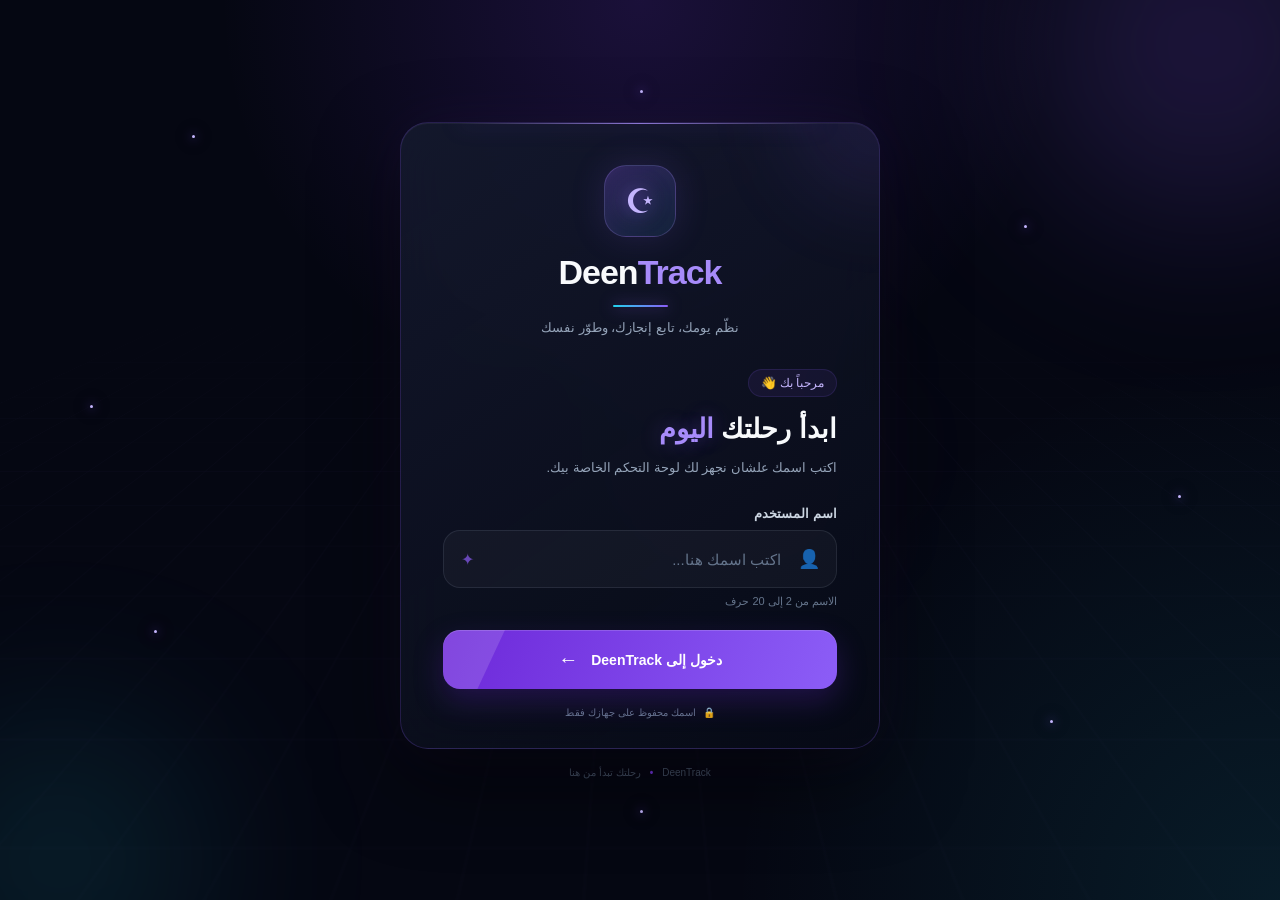
<file: index.html>
<!DOCTYPE html>
<html lang="ar" dir="rtl">

<head>
    <script>
    if (!localStorage.getItem("deenTrackUsername")) {
        window.location.replace("welcome.html");
    }
</script>

    <meta charset="UTF-8">

    <meta
        name="viewport"
        content="width=device-width, initial-scale=1.0"
    >

    <meta
        name="theme-color"
        content="#07111f"
    >

    <meta
        name="description"
        content="DeenTrack - منصة لتنظيم الصلاة والمذاكرة والمهام اليومية"
    >

    <title>DeenTrack | لوحة التحكم</title>


    <!-- =========================
         Google Font
    ========================== -->

    <link rel="preconnect" href="https://fonts.googleapis.com">

    <link
        rel="preconnect"
        href="https://fonts.gstatic.com"
        crossorigin
    >

    <link
        href="https://fonts.googleapis.com/css2?family=Cairo:wght@400;500;600;700;800&display=swap"
        rel="stylesheet"
    >


    <!-- =========================
         CSS
    ========================== -->

    <link
        rel="stylesheet"
        href="variables.css"
    >

    <link
        rel="stylesheet"
        href="global.css"
    >

    <link
        rel="stylesheet"
        href="dashboard.css"
    >

</head>


<body>


    <!-- =========================
         Background Effects
    ========================== -->

    <div class="background-effects">

        <div class="glow glow-one"></div>

        <div class="glow glow-two"></div>

        <div class="glow glow-three"></div>

    </div>


    <!-- =========================
         APP CONTAINER
    ========================== -->

    <div class="app-container">


        <!-- =========================
             SIDEBAR
        ========================== -->

        <aside
            class="sidebar"
            id="sidebar"
        >


            <!-- Brand -->

            <div class="sidebar-brand">

                <div class="brand-logo">
                    D
                </div>

                <div>

                    <strong>
                        DeenTrack
                    </strong>

                    <span>
                        طوّر يومك
                    </span>

                </div>

            </div>


            <!-- User -->

            <div class="user-mini-card">

                <div class="user-avatar">
                    A
                </div>

                <div class="user-info">

                    <strong>
                        Abdo
                    </strong>

                    <span>
                        مستوى ملتزم
                    </span>

                </div>

                <div class="online-dot"></div>

            </div>


            <!-- =========================
                 NAVIGATION
            ========================== -->

            <nav class="sidebar-nav">


                <!-- Main -->

                <p class="nav-title">
                    الرئيسية
                </p>


                <a
                    href="index.html"
                    class="nav-item active"
                >

                    <span class="nav-icon">
                        ⌂
                    </span>

                    <span>
                        لوحة التحكم
                    </span>

                </a>


                <a
                    href="prayer.html"
                    class="nav-item"
                >

                    <span class="nav-icon">
                        🕌
                    </span>

                    <span>
                        الصلوات
                    </span>

                </a>


                <a
                    href="dhikr.html"
                    class="nav-item"
                >

                    <span class="nav-icon">
                        📿
                    </span>

                    <span>
                        الاستغفار
                    </span>

                </a>


                <!-- Study -->

                <p class="nav-title">
                    الدراسة
                </p>


                <a
                    href="study.html"
                    class="nav-item"
                >

                    <span class="nav-icon">
                        📚
                    </span>

                    <span>
                        المذاكرة
                    </span>

                </a>


                <a
                    href="schedule.html"
                    class="nav-item"
                >

                    <span class="nav-icon">
                        📅
                    </span>

                    <span>
                        الجدول
                    </span>

                </a>


                <a
                    href="tasks.html"
                    class="nav-item"
                >

                    <span class="nav-icon">
                        ✓
                    </span>

                    <span>
                        الواجبات
                    </span>

                </a>


                <!-- Community -->

                <p class="nav-title">
                    المجتمع
                </p>


                <a
                    href="friends.html"
                    class="nav-item"
                >

                    <span class="nav-icon">
                        👥
                    </span>

                    <span>
                        الأصدقاء
                    </span>

                </a>


                <a
                    href="challenges.html"
                    class="nav-item"
                >

                    <span class="nav-icon">
                        🏆
                    </span>

                    <span>
                        التحديات
                    </span>

                </a>


                <a
                    href="messages.html"
                    class="nav-item"
                >

                    <span class="nav-icon">
                        💬
                    </span>

                    <span>
                        المحادثات
                    </span>

                    <span class="notification-badge">
                        2
                    </span>

                </a>


                <!-- Account -->

                <p class="nav-title">
                    حسابي
                </p>


                <a
                    href="statistics.html"
                    class="nav-item"
                >

                    <span class="nav-icon">
                        📊
                    </span>

                    <span>
                        الإحصائيات
                    </span>

                </a>


                <a
                    href="profile.html"
                    class="nav-item"
                >

                    <span class="nav-icon">
                        👤
                    </span>

                    <span>
                        الملف الشخصي
                    </span>

                </a>


                <a
                    href="settings.html"
                    class="nav-item"
                >

                    <span class="nav-icon">
                        ⚙
                    </span>

                    <span>
                        الإعدادات
                    </span>

                </a>


            </nav>


            <!-- =========================
                 SIDEBAR FOOTER
            ========================== -->

            <div class="sidebar-footer">

                <div class="streak-mini">

                    <span class="streak-fire">
                        🔥
                    </span>

                    <div>

                        <strong id="sidebarStreak">
                            7 يوم
                        </strong>

                        <small>
                            Streak الحالي
                        </small>

                    </div>

                </div>

            </div>


        </aside>


        <!-- =========================
             MAIN CONTENT
        ========================== -->

        <main class="main-content">


            <!-- =========================
                 TOP HEADER
            ========================== -->

            <header class="top-header">


                <button
                    class="mobile-menu-btn"
                    id="mobileMenuBtn"
                    type="button"
                >
                    ☰
                </button>


                <div class="page-heading">

                    <span class="welcome-small">
                        أهلاً بيك 👋
                    </span>

                    <h2>
                        صباح الخير،
                        <span>
                            Abdo
                        </span>
                    </h2>

                    <p id="currentDate">
                        جاري تحميل التاريخ...
                    </p>

                </div>


                <div class="header-actions">


                    <button
                        class="icon-button"
                        id="notificationBtn"
                        type="button"
                    >

                        🔔

                        <span class="notification-dot"></span>

                    </button>


                    <button
                        class="icon-button"
                        id="themeBtn"
                        type="button"
                    >
                        ◐
                    </button>


                    <div class="header-avatar">
                        A
                    </div>


                </div>


            </header>


            <!-- =========================
                 HERO
            ========================== -->

            <section class="hero-card">


                <div class="hero-content">


                    <div class="hero-label">

                        <span class="hero-live-dot"></span>

                        نشاطك اليوم

                    </div>


                    <h1>

                        كل خطوة صغيرة

                        <br>

                        <span>
                            بتفرق في يومك.
                        </span>

                    </h1>


                    <p>
                        تابع صلاتك، مذاكرتك،
                        واجباتك واستغفارك
                        من مكان واحد.
                    </p>


                    <a
                        href="study.html"
                        class="primary-button"
                    >

                        <span>
                            ▶
                        </span>

                        ابدأ المذاكرة

                    </a>


                </div>


                <div class="hero-progress">


                    <div class="progress-ring">


                        <svg viewBox="0 0 120 120">

                            <circle
                                class="progress-bg"
                                cx="60"
                                cy="60"
                                r="50"
                            ></circle>


                            <circle
                                class="progress-value"
                                id="dailyProgressCircle"
                                cx="60"
                                cy="60"
                                r="50"
                            ></circle>

                        </svg>


                        <div class="progress-center">

                            <strong id="dailyProgress">
                                0%
                            </strong>

                            <span>
                                إنجاز اليوم
                            </span>

                        </div>


                    </div>


                </div>


            </section>


            <!-- =========================
                 STATISTICS
            ========================== -->

            <section class="stats-grid">


                <!-- Prayer -->

                <article class="stat-card prayer-stat">

                    <div class="stat-top">

                        <div class="stat-icon">
                            🕌
                        </div>

                        <span class="stat-status positive">
                            اليوم
                        </span>

                    </div>


                    <div class="stat-number">

                        <strong id="prayerCount">
                            0
                        </strong>

                        <span>
                            / 5
                        </span>

                    </div>


                    <p>
                        الصلوات
                    </p>


                    <div class="mini-progress">

                        <span
                            id="prayerProgress"
                        ></span>

                    </div>

                </article>


                <!-- Dhikr -->

                <article class="stat-card dhikr-stat">

                    <div class="stat-top">

                        <div class="stat-icon">
                            📿
                        </div>

                        <span class="stat-status">

                            +

                            <span id="dhikrPoints">
                                0
                            </span>

                        </span>

                    </div>


                    <div class="stat-number">

                        <strong id="dhikrCount">
                            0
                        </strong>

                    </div>


                    <p>
                        استغفار اليوم
                    </p>


                    <div class="mini-progress">

                        <span
                            id="dhikrProgress"
                        ></span>

                    </div>

                </article>


                <!-- Study -->

                <article class="stat-card study-stat">

                    <div class="stat-top">

                        <div class="stat-icon">
                            📚
                        </div>

                        <span class="stat-status positive">
                            مذاكرة
                        </span>

                    </div>


                    <div class="stat-number">

                        <strong id="studyHours">
                            0
                        </strong>

                        <span>
                            س
                        </span>

                    </div>


                    <p>
                        وقت المذاكرة اليوم
                    </p>


                    <div class="mini-progress">

                        <span
                            id="studyProgress"
                        ></span>

                    </div>

                </article>


                <!-- Streak -->

                <article class="stat-card streak-stat">

                    <div class="stat-top">

                        <div class="stat-icon">
                            🔥
                        </div>

                        <span class="stat-status hot">
                            مستمر
                        </span>

                    </div>


                    <div class="stat-number">

                        <strong id="streakCount">
                            7
                        </strong>

                        <span>
                            يوم
                        </span>

                    </div>


                    <p>
                        Streak الحالي
                    </p>


                    <div class="streak-dots">

                        <i class="done"></i>
                        <i class="done"></i>
                        <i class="done"></i>
                        <i class="done"></i>
                        <i class="done"></i>
                        <i class="done"></i>
                        <i class="today"></i>

                    </div>

                </article>


            </section>


            <!-- =========================
                 DASHBOARD GRID
            ========================== -->

            <section class="dashboard-grid">


                <!-- =========================
                     PRAYER TRACKER
                ========================== -->

                <article class="dashboard-card prayer-card">


                    <div class="card-header">

                        <div>

                            <span class="section-label">
                                العبادة
                            </span>

                            <h3>
                                صلوات اليوم
                            </h3>

                        </div>


                        <a
                            href="prayer.html"
                            class="text-button"
                        >
                            عرض الكل →
                        </a>

                    </div>


                    <div class="prayer-list">


                        <div
                            class="prayer-item"
                            data-prayer="fajr"
                        >

                            <div class="prayer-name">

                                <div class="prayer-icon">
                                    🌅
                                </div>

                                <div>

                                    <strong>
                                        الفجر
                                    </strong>

                                    <small>
                                        صلاة الفجر
                                    </small>

                                </div>

                            </div>


                            <button
                                class="check-button"
                                type="button"
                            >
                                ✓
                            </button>

                        </div>


                        <div
                            class="prayer-item"
                            data-prayer="dhuhr"
                        >

                            <div class="prayer-name">

                                <div class="prayer-icon">
                                    ☀️
                                </div>

                                <div>

                                    <strong>
                                        الظهر
                                    </strong>

                                    <small>
                                        صلاة الظهر
                                    </small>

                                </div>

                            </div>


                            <button
                                class="check-button"
                                type="button"
                            >
                                ✓
                            </button>

                        </div>

<div
                            class="prayer-item"
                            data-prayer="asr"
                        >

                            <div class="prayer-name">

                                <div class="prayer-icon">
                                    🌤️
                                </div>

                                <div>

                                    <strong>
                                        العصر
                                    </strong>

                                    <small>
                                        صلاة العصر
                                    </small>

                                </div>

                            </div>


                            <button
                                class="check-button"
                                type="button"
                            >
                                ✓
                            </button>

                        </div>


                        <div
                            class="prayer-item"
                            data-prayer="maghrib"
                        >

                            <div class="prayer-name">

                                <div class="prayer-icon">
                                    🌇
                                </div>

                                <div>

                                    <strong>
                                        المغرب
                                    </strong>

                                    <small>
                                        صلاة المغرب
                                    </small>

                                </div>

                            </div>


                            <button
                                class="check-button"
                                type="button"
                            >
                                ✓
                            </button>

                        </div>


                        <div
                            class="prayer-item"
                            data-prayer="isha"
                        >

                            <div class="prayer-name">

                                <div class="prayer-icon">
                                    🌙
                                </div>

                                <div>

                                    <strong>
                                        العشاء
                                    </strong>

                                    <small>
                                        صلاة العشاء
                                    </small>

                                </div>

                            </div>


                            <button
                                class="check-button"
                                type="button"
                            >
                                ✓
                            </button>

                        </div>


                    </div>


                </article>


                <!-- =========================
                     TASKS
                ========================== -->

                <article class="dashboard-card tasks-card">


                    <div class="card-header">

                        <div>

                            <span class="section-label">
                                التنظيم
                            </span>

                            <h3>
                                مهام اليوم
                            </h3>

                        </div>


                        <button
                            class="add-task-btn"
                            id="addTaskBtn"
                            type="button"
                        >
                            +
                        </button>

                    </div>


                    <div
                        class="task-list"
                        id="taskList"
                    >

                        <div class="task-item completed">

                            <button
                                class="task-check"
                                type="button"
                            >
                                ✓
                            </button>

                            <div>

                                <strong>
                                    مراجعة الدرس
                                </strong>

                                <small>
                                    رياضيات
                                </small>

                            </div>

                            <span class="task-time">
                                04:00
                            </span>

                        </div>


                        <div class="task-item">

                            <button
                                class="task-check"
                                type="button"
                            >
                                ✓
                            </button>

                            <div>

                                <strong>
                                    حل الواجب
                                </strong>

                                <small>
                                    العربي
                                </small>

                            </div>

                            <span class="task-time">
                                06:30
                            </span>

                        </div>


                        <div class="task-item">

                            <button
                                class="task-check"
                                type="button"
                            >
                                ✓
                            </button>

                            <div>

                                <strong>
                                    مذاكرة Chapter 2
                                </strong>

                                <small>
                                    English
                                </small>

                            </div>

                            <span class="task-time">
                                08:00
                            </span>

                        </div>

                    </div>


                    <div class="task-footer">

                        <span>

                            <strong id="completedTasks">
                                1
                            </strong>

                            من

                            <strong id="totalTasks">
                                3
                            </strong>

                            مهام مكتملة

                        </span>


                        <div class="task-progress">

                            <span
                                id="taskProgress"
                            ></span>

                        </div>

                    </div>


                </article>


                <!-- =========================
                     STUDY TIMER
                ========================== -->

                <article class="dashboard-card study-timer-card">


                    <div class="card-header">

                        <div>

                            <span class="section-label">
                                التركيز
                            </span>

                            <h3>
                                وقت المذاكرة
                            </h3>

                        </div>

                        <span class="timer-status">
                            LIVE
                        </span>

                    </div>


                    <div class="study-timer">

                        <div class="timer-display">

                            <span id="timerHours">
                                00
                            </span>

                            <b>:</b>

                            <span id="timerMinutes">
                                00
                            </span>

                            <b>:</b>

                            <span id="timerSeconds">
                                00
                            </span>

                        </div>


                        <div class="timer-controls">

                            <button
                                id="TimerButton"
                                class="timer-main-button"
                                type="button"
                                onclick="startTimer()"
                            >
                                ▶
                            </button>


                            <button
                                id="resetTimerBtn"
                                class="timer-reset-button"
                                type="button"
                                 onclick="resetTimer()"
                            >
                                ↻
                            </button>

                        </div>

                    </div>


                    <div class="timer-footer">

                        <span>
                            جلسة المذاكرة الحالية
                        </span>

                        <strong>
                            استمر 🔥
                        </strong>

                    </div>


                </article>


                <!-- =========================
                     POINTS
                ========================== -->

                <article class="dashboard-card points-card">


                    <div class="card-header">

                        <div>

                            <span class="section-label">
                                مستواك
                            </span>

                            <h3>
                                النقاط والترتيب
                            </h3>

                        </div>

                        <span class="rank-badge">
                            #1
                        </span>

                    </div>


                    <div class="points-main">

                        <div class="points-number">

                            <strong id="pointsValue">
                                0
                            </strong>

                            <span>
                                نقطة
                            </span>

                        </div>


                        <div class="rank-info">

                            <span>
                                الرتبة الحالية
                            </span>

                            <strong id="rankName">
                                مبتدئ
                            </strong>

                        </div>

                    </div>


                    <div class="points-progress">

                        <div class="points-progress-bar">

                            <span
                                id="pointsProgress"
                            ></span>

                        </div>

                        <div>

                            <span>
                                التقدم للرتبة التالية
                            </span>

                            <strong>
                                🔥
                            </strong>

                        </div>

                    </div>


                </article>


                <!-- =========================
                     WEEKLY ACTIVITY
                ========================== -->

                <article class="dashboard-card weekly-card">


                    <div class="card-header">

                        <div>

                            <span class="section-label">
                                النشاط
                            </span>

                            <h3>
                                نشاط الأسبوع
                            </h3>

                        </div>

                        <span class="weekly-total">
                            هذا الأسبوع
                        </span>

                    </div>


                    <div class="weekly-chart">


                        <div class="chart-column">

                            <span
                                class="chart-bar"
                                style="height: 55%;"
                            ></span>

                            <small>
                                س
                            </small>

                        </div>


                        <div class="chart-column">

                            <span
                                class="chart-bar"
                                style="height: 75%;"
                            ></span>

                            <small>
                                ح
                            </small>

                        </div>


                        <div class="chart-column">

                            <span
                                class="chart-bar"
                                style="height: 40%;"
                            ></span>

                            <small>
                                ن
                            </small>

                        </div>


                        <div class="chart-column">

                            <span
                                class="chart-bar"
                                style="height: 90%;"
                            ></span>

                            <small>
                                ث
                            </small>

                        </div>


                        <div class="chart-column">

                            <span
                                class="chart-bar"
                                style="height: 65%;"
                            ></span>

                            <small>
                                ر
                            </small>

                        </div>


                        <div class="chart-column">

                            <span
                                class="chart-bar"
                                style="height: 80%;"
                            ></span>

                            <small>
                                خ
                            </small>

                        </div>


                        <div class="chart-column active">

                            <span
                                class="chart-bar"
                                style="height: 45%;"
                            ></span>

                            <small>
                                ج
                            </small>

                        </div>


                    </div>


                </article>


            </section>


            <!-- =========================
                 QUICK ACTIONS
            ========================== -->

            <section class="quick-actions-section">


                <div class="section-heading">

                    <div>

                        <span class="section-label">
                            اختصارات
                        </span>

                        <h3>
                            إجراءات سريعة
                        </h3>

                    </div>

                </div>


                <div class="quick-actions">


                    <a
                        href="dhikr.html"
                        class="quick-action"
                    >

                        <span class="quick-icon">
                            📿
                        </span>

                        <div>

                            <strong>
                                الاستغفار
                            </strong>

                            <small>
                                ابدأ العد
                            </small>

                        </div>

                    </a>


                    <a
                        href="study.html"
                        class="quick-action"
                    >

                        <span class="quick-icon">
                            📚
                        </span>

                        <div>

                            <strong>
                                المذاكرة
                            </strong>

                            <small>
                                ابدأ جلسة
                            </small>

                        </div>

                    </a>


                    <a
                        href="tasks.html"
                        class="quick-action"
                    >

                        <span class="quick-icon">
                            ✓
                        </span>

                        <div>

                            <strong>
                                مهمة جديدة
                            </strong>

                            <small>
                                أضف مهمة
                            </small>

                        </div>

                    </a>


                    <a
                        href="friends.html"
                        class="quick-action"
                    >

                        <span class="quick-icon">
                            👥
                        </span>

                        <div>

                            <strong>
                                الأصدقاء
                            </strong>

                            <small>
                                شوف أصحابك
                            </small>

                        </div>

                    </a>


                </div>


            </section>


            <!-- =========================
                 FOOTER
            ========================== -->

            <footer class="dashboard-footer">

                <span>
                    © 2026 DeenTrack
                </span>

                <span>
                    طوّر يومك، خطوة بخطوة ✨
                </span>

            </footer>


        </main>


    </div>


    <!-- =========================
         TOAST
    ========================== -->

    <div
        id="toastContainer"
        class="toast-container"
    ></div>


    <!-- =========================
         JAVASCRIPT
    ========================== -->

    <script src="app.js"></script>


</body>
</html>
</file>
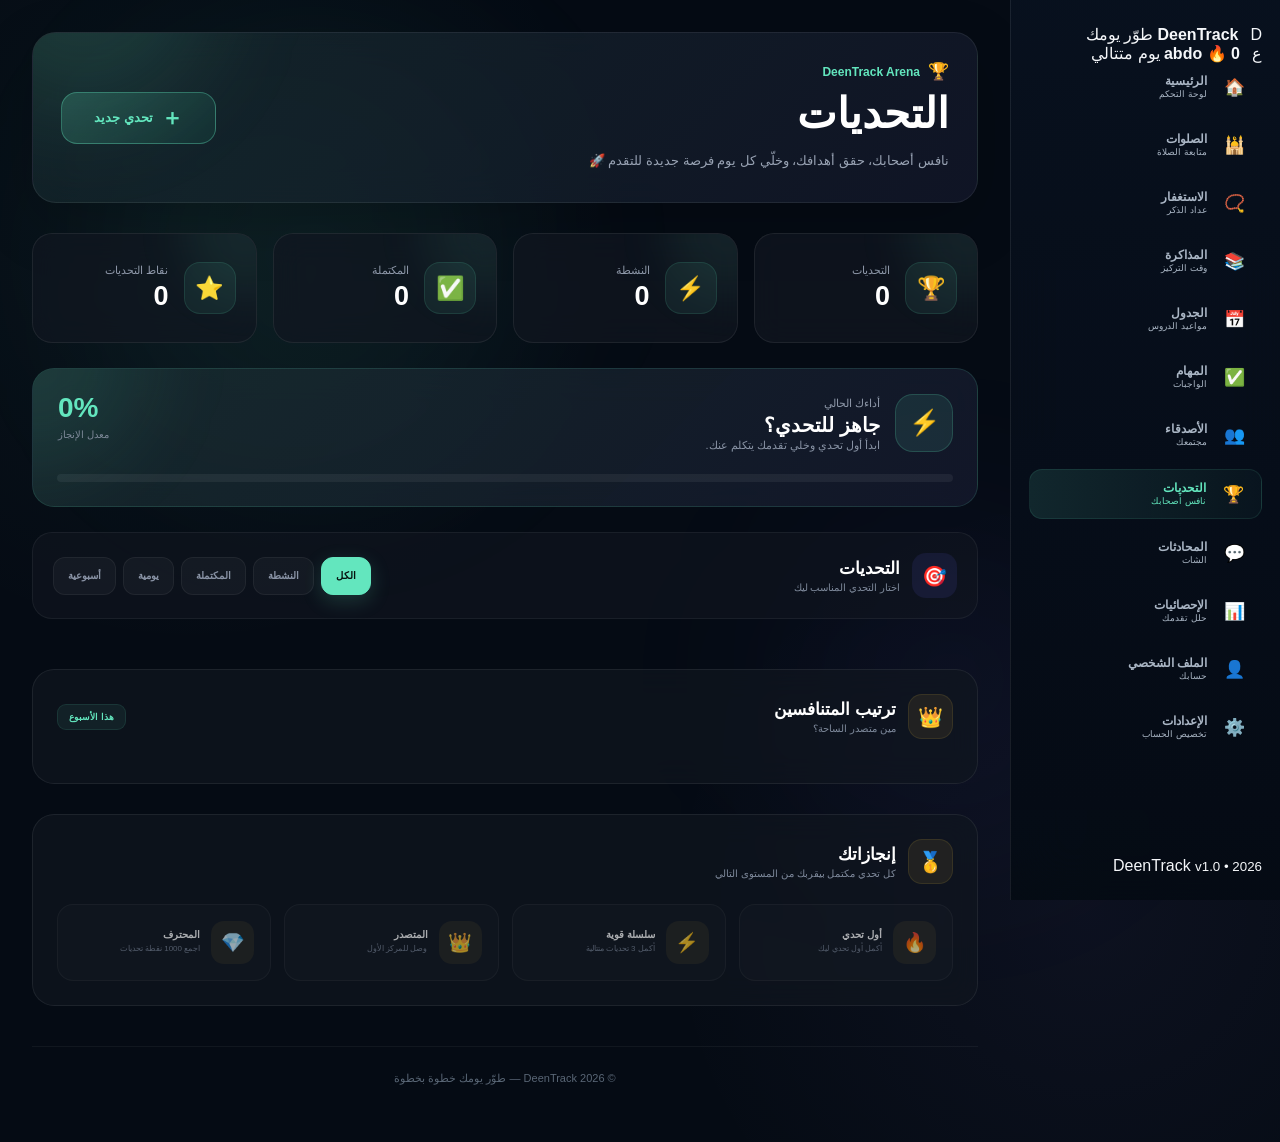
<file: challenges.html>
<!DOCTYPE html>
<html lang="ar" dir="rtl">

<head>

    <meta charset="UTF-8">

    <meta
        name="viewport"
        content="width=device-width, initial-scale=1.0"
    >

    <title>DeenTrack | التحديات</title>

    <!-- GLOBAL CSS -->
    <link rel="stylesheet" href="variables.css">
    <link rel="stylesheet" href="global.css">
    <link rel="stylesheet" href="dashboard.css">

    <!-- CHALLENGES CSS -->
    <link rel="stylesheet" href="challenges.css">

</head>


<body>

<div class="app-layout">


    <!-- =========================================
         SIDEBAR
    ========================================== -->

    <aside class="sidebar" id="sidebar">


        <!-- BRAND -->

        <div class="sidebar-brand">

            <div class="brand-logo">
                D
            </div>

            <div>

                <strong>
                    DeenTrack
                </strong>

                <span>
                    طوّر يومك
                </span>

            </div>

        </div>


        <!-- USER -->

        <div class="sidebar-user">

            <div class="sidebar-avatar">
                ع
            </div>

            <div class="sidebar-user-info">

                <strong id="sidebarUserName">
                    Abdo
                </strong>

                <span>
                    🔥
                    <b id="sidebarStreak">
                        0
                    </b>
                    يوم متتالي
                </span>

            </div>

        </div>


        <!-- NAV -->

        <nav class="sidebar-nav">


            <a
                href="index.html"
                class="nav-item"
            >

                <span>
                    🏠
                </span>

                <div>

                    <strong>
                        الرئيسية
                    </strong>

                    <small>
                        لوحة التحكم
                    </small>

                </div>

            </a>


            <a
                href="prayer.html"
                class="nav-item"
            >

                <span>
                    🕌
                </span>

                <div>

                    <strong>
                        الصلوات
                    </strong>

                    <small>
                        متابعة الصلاة
                    </small>

                </div>

            </a>


            <a
                href="dhikr.html"
                class="nav-item"
            >

                <span>
                    📿
                </span>

                <div>

                    <strong>
                        الاستغفار
                    </strong>

                    <small>
                        عداد الذكر
                    </small>

                </div>

            </a>


            <a
                href="study.html"
                class="nav-item"
            >

                <span>
                    📚
                </span>

                <div>

                    <strong>
                        المذاكرة
                    </strong>

                    <small>
                        وقت التركيز
                    </small>

                </div>

            </a>


            <a
                href="schedule.html"
                class="nav-item"
            >

                <span>
                    📅
                </span>

                <div>

                    <strong>
                        الجدول
                    </strong>

                    <small>
                        مواعيد الدروس
                    </small>

                </div>

            </a>


            <a
                href="tasks.html"
                class="nav-item"
            >

                <span>
                    ✅
                </span>

                <div>

                    <strong>
                        المهام
                    </strong>

                    <small>
                        الواجبات
                    </small>

                </div>

            </a>


            <a
                href="friends.html"
                class="nav-item"
            >

                <span>
                    👥
                </span>

                <div>

                    <strong>
                        الأصدقاء
                    </strong>

                    <small>
                        مجتمعك
                    </small>

                </div>

            </a>


            <a
                href="challenges.html"
                class="nav-item active"
            >

                <span>
                    🏆
                </span>

                <div>

                    <strong>
                        التحديات
                    </strong>

                    <small>
                        نافس أصحابك
                    </small>

                </div>

            </a>


            <a
                href="messages.html"
                class="nav-item"
            >

                <span>
                    💬
                </span>

                <div>

                    <strong>
                        المحادثات
                    </strong>

                    <small>
                        الشات
                    </small>

                </div>

            </a>


            <a
                href="statistics.html"
                class="nav-item"
            >

                <span>
                    📊
                </span>

                <div>

                    <strong>
                        الإحصائيات
                    </strong>

                    <small>
                        حلل تقدمك
                    </small>

                </div>

            </a>


            <a
                href="profile.html"
                class="nav-item"
            >

                <span>
                    👤
                </span>

                <div>

                    <strong>
                        الملف الشخصي
                    </strong>

                    <small>
                        حسابك
                    </small>

                </div>

            </a>


            <a
                href="settings.html"
                class="nav-item"
            >

                <span>
                    ⚙️
                </span>

                <div>

                    <strong>
                        الإعدادات
                    </strong>

                    <small>
                        تخصيص الحساب
                    </small>

                </div>

            </a>


        </nav>


        <!-- FOOTER -->

        <div class="sidebar-footer">

            <span>
                DeenTrack
            </span>

            <small>
                v1.0 • 2026
            </small>

        </div>

    </aside>



    <!-- =========================================
         MAIN
    ========================================== -->

    <main class="main-content challenges-page">


        <!-- =====================================
             HEADER
        ====================================== -->

        <header class="challenges-header">


            <div class="challenges-header-text">


                <div class="challenges-kicker">

                    <span>
                        🏆
                    </span>

                    DeenTrack Arena

                </div>


                <h1>
                    التحديات
                </h1>


                <p>
                    نافس أصحابك، حقق أهدافك، وخلّي كل يوم
                    فرصة جديدة للتقدم 🚀
                </p>


            </div>


            <div class="challenge-header-actions">


                <button
                    type="button"
                    class="challenge-action-btn"
                    id="openChallengeBtn"
                >

                    <span>
                        ＋
                    </span>

                    تحدي جديد

                </button>


            </div>


        </header>



        <!-- =====================================
             TOP STATS
        ====================================== -->

        <section class="challenge-stats">


            <div class="challenge-stat-card">

                <div class="challenge-stat-icon">
                    🏆
                </div>

                <div>

                    <span>
                        التحديات
                    </span>

                    <strong id="totalChallenges">
                        0
                    </strong>

                </div>

            </div>


            <div class="challenge-stat-card">

                <div class="challenge-stat-icon">
                    ⚡
                </div>

                <div>

                    <span>
                        النشطة
                    </span>

                    <strong id="activeChallenges">
                        0
                    </strong>

                </div>

            </div>


            <div class="challenge-stat-card">

                <div class="challenge-stat-icon">
                    ✅
                </div>

                <div>

                    <span>
                        المكتملة
                    </span>

                    <strong id="completedChallenges">
                        0
                    </strong>

                </div>

            </div>


            <div class="challenge-stat-card">

                <div class="challenge-stat-icon">
                    ⭐
                </div>

                <div>

                    <span>
                        نقاط التحديات
                    </span>

                    <strong id="challengePoints">
                        0
                    </strong>

                </div>

            </div>


        </section>



        <!-- =====================================
             MY PERFORMANCE
        ====================================== -->

        <section class="challenge-performance">


            <div class="performance-info">


                <div class="performance-icon">
                    ⚡
                </div>


                <div>

                    <span>
                        أداءك الحالي
                    </span>

                    <h2>
                        جاهز للتحدي؟
                    </h2>

                    <p id="performanceMessage">
                        ابدأ أول تحدي وخلي تقدمك يتكلم عنك.
                    </p>

                </div>


            </div>


            <div class="performance-score">

                <strong id="performancePercent">
                    0%
                </strong>

                <span>
                    معدل الإنجاز
                </span>

            </div>


            <div class="performance-progress">

                <div
                    class="performance-progress-fill"
                    id="performanceProgress"
                ></div>

            </div>


        </section>



        <!-- =====================================
             FILTERS
        ====================================== -->

        <section class="challenge-filters">


            <div class="filter-title">

                <span>
                    🎯
                </span>

                <div>

                    <h2>
                        التحديات
                    </h2>

                    <p>
                        اختار التحدي المناسب ليك
                    </p>

                </div>

            </div>


            <div class="challenge-filter-buttons">


                <button
                    type="button"
                    class="challenge-filter active"
                    data-challenge-filter="all"
                >
                    الكل
                </button>


                <button
                    type="button"
                    class="challenge-filter"
                    data-challenge-filter="active"
                >
                    النشطة
                </button>


                <button
                    type="button"
                    class="challenge-filter"
                    data-challenge-filter="completed"
                >
                    المكتملة
                </button>


                <button
                    type="button"
                    class="challenge-filter"
                    data-challenge-filter="daily"
                >
                    يومية
                </button>


                <button
                    type="button"
                    class="challenge-filter"
                    data-challenge-filter="weekly"
                >
                    أسبوعية
                </button>


            </div>


        </section>



        <!-- =====================================
             CHALLENGES GRID
        ====================================== -->

        <section
            class="challenges-grid"
            id="challengesGrid"
        >


            <!-- سيتم إنشاء التحديات عن طريق JS -->

        </section>



        <!-- =====================================
             LEADERBOARD
        ====================================== -->

        <section class="leaderboard-section">


            <div class="section-heading">


                <div>

                    <span class="section-heading-icon">
                        👑
                    </span>

                    <div>

                        <h2>
                            ترتيب المتنافسين
                        </h2>

                        <p>
                            مين متصدر الساحة؟
                        </p>

                    </div>

                </div>


                <span class="leaderboard-period">
                    هذا الأسبوع
                </span>


            </div>


            <div
                class="leaderboard-list"
                id="leaderboardList"
            >

                <!-- JS -->

            </div>


        </section>



        <!-- =====================================
             ACHIEVEMENTS
        ====================================== -->

        <section class="challenge-achievements">


            <div class="section-heading">


                <div>

                    <span class="section-heading-icon">
                        🥇
                    </span>

                    <div>

                        <h2>
                            إنجازاتك
                        </h2>

                        <p>
                            كل تحدي مكتمل بيقربك من المستوى التالي
                        </p>

                    </div>

                </div>

            </div>


            <div class="achievement-grid">


                <div class="challenge-achievement locked">

                    <div class="achievement-big-icon">
                        🔥
                    </div>

                    <div>

                        <strong>
                            أول تحدي
                        </strong>

                        <span>
                            أكمل أول تحدي ليك
                        </span>

                    </div>

                </div>


                <div class="challenge-achievement locked">

                    <div class="achievement-big-icon">
                        ⚡
                    </div>

                    <div>

                        <strong>
                            سلسلة قوية
                        </strong>

                        <span>
                            أكمل 3 تحديات متتالية
                        </span>

                    </div>

                </div>


                <div class="challenge-achievement locked">

                    <div class="achievement-big-icon">
                        👑
                    </div>

                    <div>

                        <strong>
                            المتصدر
                        </strong>

                        <span>
                            وصل للمركز الأول
                        </span>

                    </div>

                </div>


                <div class="challenge-achievement locked">

                    <div class="achievement-big-icon">
                        💎
                    </div>

                    <div>

                        <strong>
                            المحترف
                        </strong>

                        <span>
                            اجمع 1000 نقطة تحديات
                        </span>

                    </div>

                </div>


            </div>


        </section>

<!-- =====================================
     CREATE CHALLENGE MODAL
====================================== -->

<div
    class="challenge-modal"
    id="challengeModal"
>

    <div
        class="challenge-modal-overlay"
        id="challengeModalOverlay"
    ></div>


    <div class="challenge-modal-box">


        <!-- MODAL HEADER -->

        <div class="challenge-modal-header">

            <div>

                <span>
                    🏆
                </span>

                <div>

                    <h2>
                        إنشاء تحدي جديد
                    </h2>

                    <p>
                        حدد هدفك وابدأ المنافسة
                    </p>

                </div>

            </div>


            <button
                type="button"
                class="close-challenge-modal"
                id="closeChallengeModal"
            >
                ×
            </button>

        </div>



        <!-- CHALLENGE FORM -->

        <form id="challengeForm">


            <!-- CHALLENGE NAME -->

            <div class="challenge-form-group">

                <label for="challengeName">
                    اسم التحدي
                </label>

                <input
                    type="text"
                    id="challengeName"
                    placeholder="مثال: تحدي المذاكرة"
                    maxlength="60"
                    required
                >

            </div>



            <!-- TYPE + CATEGORY -->

            <div class="challenge-form-row">


                <div class="challenge-form-group">

                    <label for="challengeType">
                        نوع التحدي
                    </label>

                    <select id="challengeType">

                        <option value="daily">
                            يومي
                        </option>

                        <option value="weekly">
                            أسبوعي
                        </option>

                    </select>

                </div>


                <div class="challenge-form-group">

                    <label for="challengeCategory">
                        المجال
                    </label>

                    <select id="challengeCategory">

                        <option value="prayer">
                            🕌 الصلاة
                        </option>

                        <option value="dhikr">
                            📿 الاستغفار
                        </option>

                        <option value="study">
                            📚 المذاكرة
                        </option>

                        <option value="tasks">
                            ✅ المهام
                        </option>

                    </select>

                </div>


            </div>



            <!-- GOAL + REWARD -->

            <div class="challenge-form-row">


                <div class="challenge-form-group">

                    <label for="challengeGoal">
                        الهدف
                    </label>

                    <input
                        type="number"
                        id="challengeGoal"
                        min="1"
                        max="10000"
                        value="100"
                        required
                    >

                </div>


                <div class="challenge-form-group">

                    <label for="challengeReward">
                        المكافأة
                    </label>

                    <input
                        type="number"
                        id="challengeReward"
                        min="1"
                        max="5000"
                        value="50"
                        required
                    >

                </div>


            </div>



            <!-- DESCRIPTION -->

            <div class="challenge-form-group">

                <label for="challengeDescription">

                    وصف التحدي

                    <span>
                        اختياري
                    </span>

                </label>


                <textarea
                    id="challengeDescription"
                    rows="3"
                    maxlength="250"
                    placeholder="اكتب تفاصيل بسيطة عن التحدي..."
                ></textarea>

            </div>



            <!-- MODAL BUTTONS -->

            <div class="challenge-modal-actions">


                <button
                    type="button"
                    class="cancel-challenge-btn"
                    id="cancelChallenge"
                >
                    إلغاء
                </button>


                <button
                    type="submit"
                    class="save-challenge-btn"
                >
                    ✓ إنشاء التحدي
                </button>


            </div>


        </form>

    </div>

</div>



<!-- =====================================
     TOAST NOTIFICATIONS
====================================== -->

<div
    class="toast-container"
    id="toastContainer"
></div>



<!-- =====================================
     FOOTER
====================================== -->

<footer class="page-footer">

    <p>
        © 2026 DeenTrack — طوّر يومك خطوة بخطوة
    </p>

</footer>


</main>

</div>



<!-- =====================================
     JAVASCRIPT
====================================== -->

<script src="challenges.js"></script>
<script src="user.js"></script>


</body>

</html>
</file>
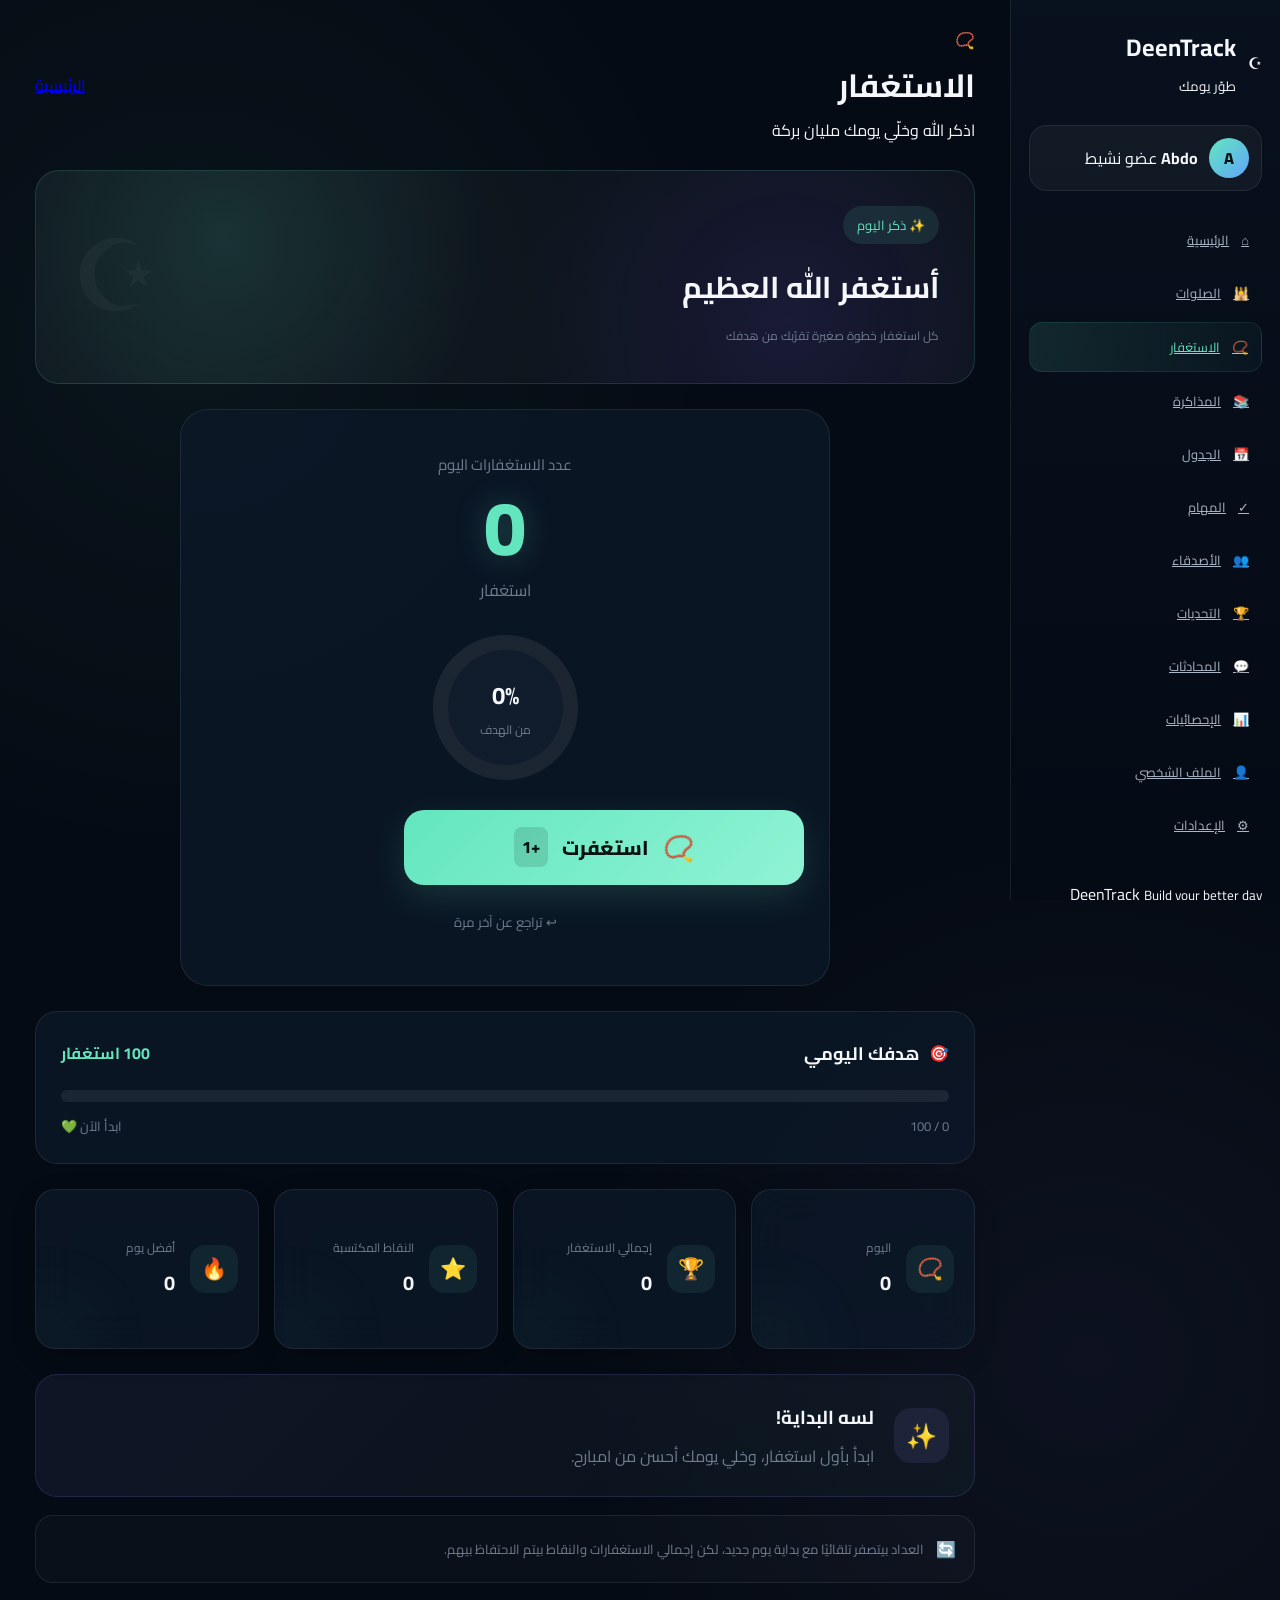
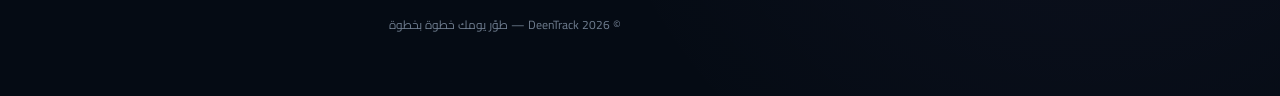
<file: dhikr.html>
<!DOCTYPE html>
<html lang="ar" dir="rtl">
<head>
    <meta charset="UTF-8">
    <meta name="viewport" content="width=device-width, initial-scale=1.0">

    <title>DeenTrack | الاستغفار</title>

    <link rel="preconnect" href="https://fonts.googleapis.com">
    <link rel="preconnect" href="https://fonts.gstatic.com" crossorigin>
    <link href="https://fonts.googleapis.com/css2?family=Cairo:wght@400;500;600;700;800&display=swap" rel="stylesheet">

    <link rel="stylesheet" href="variables.css">
<link rel="stylesheet" href="global.css">
<link rel="stylesheet" href="dashboard.css">
<link rel="stylesheet" href="dhikr.css">
</head>

<body>

<div class="app-container">

    <!-- SIDEBAR -->
    <aside class="sidebar" id="sidebar">

        <div class="brand">
            <div class="brand-logo">
                <span>☪</span>
            </div>

            <div>
                <h2>DeenTrack</h2>
                <small>طوّر يومك</small>
            </div>
        </div>

        <div class="user-mini-card">
            <div class="user-avatar">A</div>

            <div class="user-mini-info">
                <strong>Abdo</strong>
                <span>عضو نشيط</span>
            </div>
        </div>

        <nav class="sidebar-nav">

            <a href="index.html" class="nav-item">
                <span>⌂</span>
                <label>الرئيسية</label>
            </a>

            <a href="prayer.html" class="nav-item">
                <span>🕌</span>
                <label>الصلوات</label>
            </a>

            <a href="dhikr.html" class="nav-item active">
                <span>📿</span>
                <label>الاستغفار</label>
            </a>

            <a href="study.html" class="nav-item">
                <span>📚</span>
                <label>المذاكرة</label>
            </a>

            <a href="schedule.html" class="nav-item">
                <span>📅</span>
                <label>الجدول</label>
            </a>

            <a href="tasks.html" class="nav-item">
                <span>✓</span>
                <label>المهام</label>
            </a>

            <a href="friends.html" class="nav-item">
                <span>👥</span>
                <label>الأصدقاء</label>
            </a>

            <a href="challenges.html" class="nav-item">
                <span>🏆</span>
                <label>التحديات</label>
            </a>

            <a href="messages.html" class="nav-item">
                <span>💬</span>
                <label>المحادثات</label>
            </a>

            <a href="statistics.html" class="nav-item">
                <span>📊</span>
                <label>الإحصائيات</label>
            </a>

            <a href="profile.html" class="nav-item">
                <span>👤</span>
                <label>الملف الشخصي</label>
            </a>

            <a href="settings.html" class="nav-item">
                <span>⚙</span>
                <label>الإعدادات</label>
            </a>

        </nav>

        <div class="sidebar-footer">
            <span>DeenTrack</span>
            <small>Build your better day</small>
        </div>

    </aside>


    <!-- MAIN -->
    <main class="main-content">

        <!-- HEADER -->
        <header class="top-header">

            <div class="header-title">
                <span class="page-icon">📿</span>

                <div>
                    <h1>الاستغفار</h1>
                    <p>اذكر الله وخلّي يومك مليان بركة</p>
                </div>
            </div>

            <a href="index.html" class="back-home">
                الرئيسية
            </a>

        </header>


        <!-- HERO -->
        <section class="dhikr-hero">

            <div class="hero-content">

                <span class="hero-badge">
                    ✨ ذكر اليوم
                </span>

                <h2>
                    أستغفر الله العظيم
                </h2>

                <p>
                    كل استغفار خطوة صغيرة تقرّبك من هدفك
                </p>

            </div>

        </section>


        <!-- COUNTER -->
        <section class="counter-section">

            <div class="counter-card">

                <div class="counter-label">
                    عدد الاستغفارات اليوم
                </div>

                <div class="counter-number" id="dhikrCount">
                    0
                </div>

                <div class="counter-sub">
                    استغفار
                </div>


                <div class="counter-ring">

                    <div class="ring-inner">

                        <strong id="progressPercent">
                            0%
                        </strong>

                        <span>
                            من الهدف
                        </span>

                    </div>

                </div>


                <button class="dhikr-button" id="dhikrButton">

                    <span class="button-icon">
                        📿
                    </span>

                    <span>
                        استغفرت
                    </span>

                    <small>
                        +1
                    </small>

                </button>


                <button class="undo-button" id="undoButton">
                    ↩ تراجع عن آخر مرة
                </button>

            </div>

        </section>


        <!-- GOAL -->
        <section class="goal-section">

            <div class="section-title">

                <div>
                    <span>🎯</span>
                    <h2>هدفك اليومي</h2>
                </div>

                <strong id="goalText">
                    100 استغفار
                </strong>

            </div>


            <div class="progress-container">

                <div class="progress-bar">

                    <div
                        class="progress-fill"
                        id="progressFill">
                    </div>

                </div>

            </div>


            <div class="goal-footer">

                <span id="goalCurrent">
                    0 / 100
                </span>

                <span id="goalStatus">
                    ابدأ الآن 💚
                </span>

            </div>

        </section>


        <!-- STATS -->
        <section class="stats-grid">

            <div class="stat-card">

                <div class="stat-icon">
                    📿
                </div>

                <div>
                    <span>اليوم</span>
                    <strong id="todayCount">
                        0
                    </strong>
                </div>

            </div>


            <div class="stat-card">

                <div class="stat-icon">
                    🏆
                </div>

                <div>
                    <span>إجمالي الاستغفار</span>
                    <strong id="totalCount">
                        0
                    </strong>
                </div>

            </div>


            <div class="stat-card">

                <div class="stat-icon">
                    ⭐
                </div>

                <div>
                    <span>النقاط المكتسبة</span>
                    <strong id="dhikrPoints">
                        0
                    </strong>
                </div>

            </div>


            <div class="stat-card">

                <div class="stat-icon">
                    🔥
                </div>

                <div>
                    <span>أفضل يوم</span>
                    <strong id="bestDay">
                        0
                    </strong>
                </div>

            </div>

        </section>


        <!-- MOTIVATION -->
        <section class="motivation-card">

            <div class="motivation-icon">
                ✨
            </div>

            <div>

                <h3 id="motivationTitle">
                    لسه البداية!
                </h3>

                <p id="motivationText">
                    ابدأ بأول استغفار، وخلي يومك أحسن من امبارح.
                </p>

            </div>

        </section>


        <!-- RESET -->
        <section class="reset-info">

            <span>🔄</span>

            <p>
                العداد بيتصفر تلقائيًا مع بداية يوم جديد،
                لكن إجمالي الاستغفارات والنقاط بيتم الاحتفاظ بيهم.
            </p>

        </section>


        <footer class="page-footer">
            <p>
                © 2026 DeenTrack — طوّر يومك خطوة بخطوة
            </p>
        </footer>

    </main>

</div>


<div class="toast-container" id="toastContainer"></div>


<script src="dhikr.js"></script>

</body>
</html>
</file>
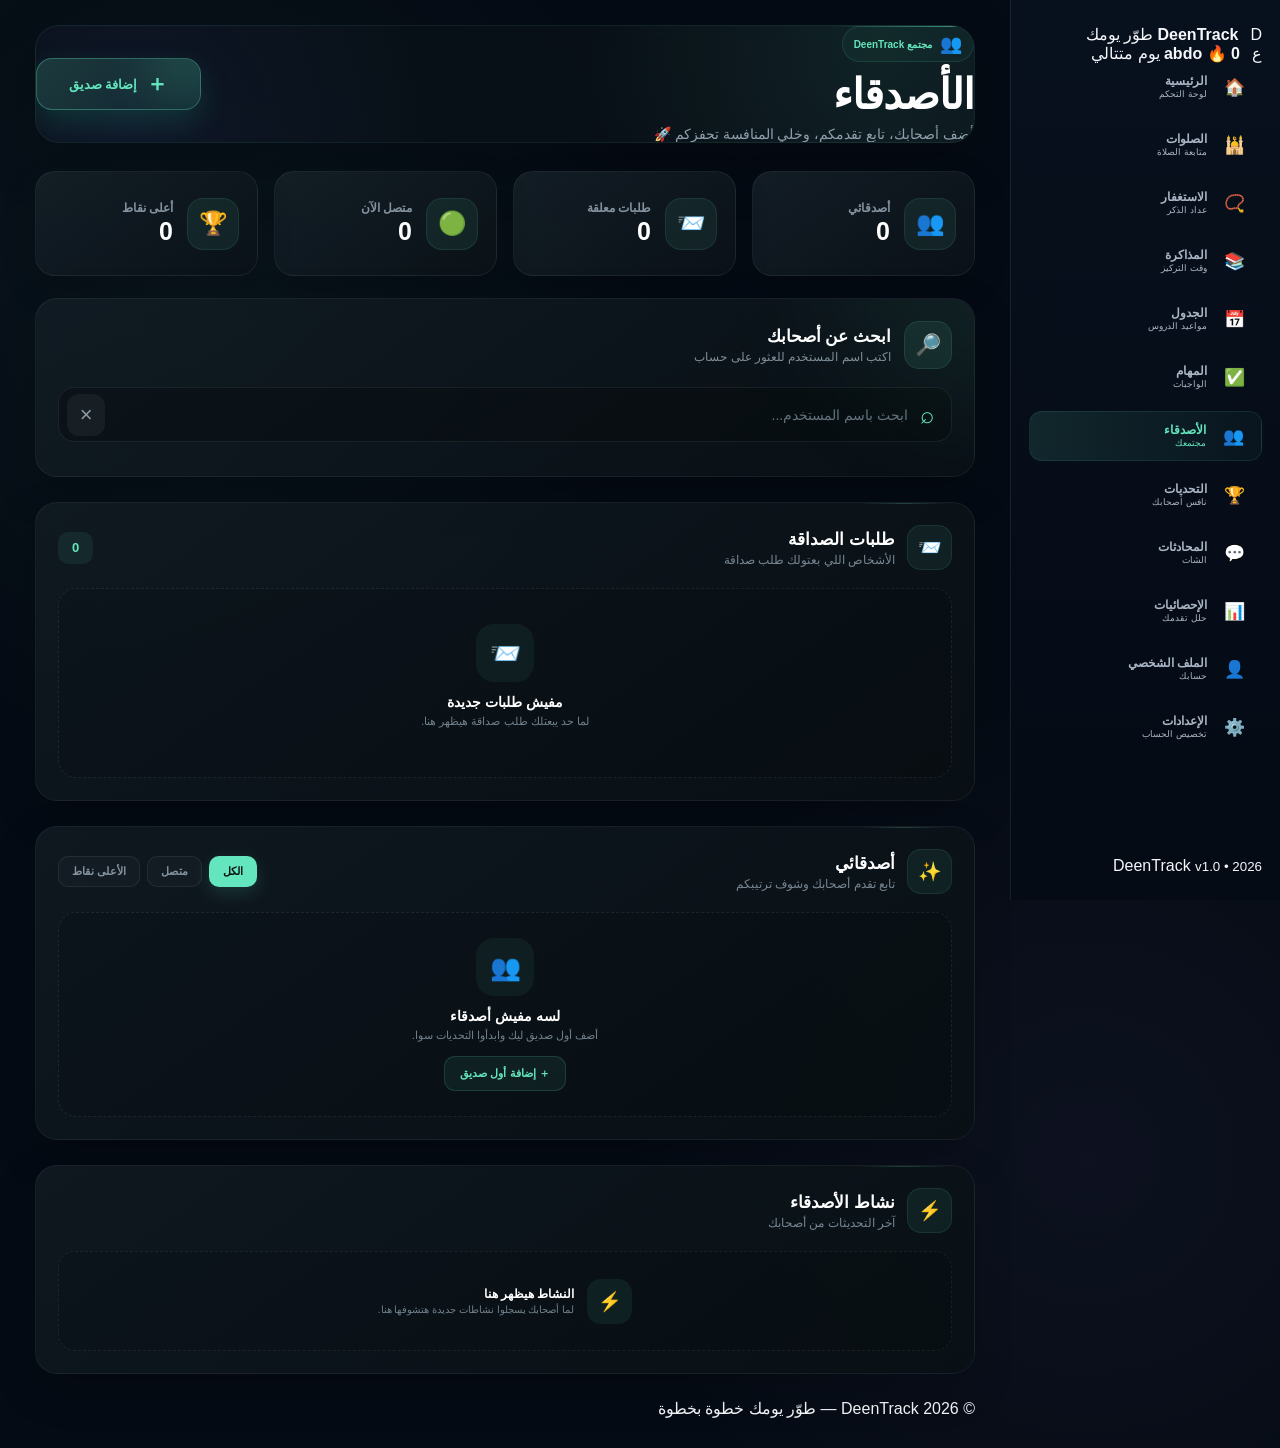
<file: friends.html>
<!DOCTYPE html>
<html lang="ar" dir="rtl">

<head>
    <meta charset="UTF-8">
    <meta name="viewport" content="width=device-width, initial-scale=1.0">

    <title>DeenTrack | الأصدقاء</title>

    <link rel="stylesheet" href="variables.css">
    <link rel="stylesheet" href="global.css">
    <link rel="stylesheet" href="dashboard.css">
    <link rel="stylesheet" href="friends.css">
</head>

<body>

<div class="app-layout">

    <!-- ================= SIDEBAR ================= -->
    <aside class="sidebar" id="sidebar">

        <div class="sidebar-brand">
            <div class="brand-logo">D</div>

            <div>
                <strong>DeenTrack</strong>
                <span>طوّر يومك</span>
            </div>
        </div>
<div class="sidebar-user">
    <div class="sidebar-avatar" id="sidebarAvatar">ع</div>

    <div class="sidebar-user-info">
        <strong id="sidebarUserName">abdo</strong>
        <span>
            🔥 <b id="sidebarStreak">0</b> يوم متتالي
        </span>
    </div>
</div>
        <nav class="sidebar-nav">

            <a href="index.html" class="nav-item">
                <span>🏠</span>
                <div>
                    <strong>الرئيسية</strong>
                    <small>لوحة التحكم</small>
                </div>
            </a>

            <a href="prayer.html" class="nav-item">
                <span>🕌</span>
                <div>
                    <strong>الصلوات</strong>
                    <small>متابعة الصلاة</small>
                </div>
            </a>

            <a href="dhikr.html" class="nav-item">
                <span>📿</span>
                <div>
                    <strong>الاستغفار</strong>
                    <small>عداد الذكر</small>
                </div>
            </a>

            <a href="study.html" class="nav-item">
                <span>📚</span>
                <div>
                    <strong>المذاكرة</strong>
                    <small>وقت التركيز</small>
                </div>
            </a>

            <a href="schedule.html" class="nav-item">
                <span>📅</span>
                <div>
                    <strong>الجدول</strong>
                    <small>مواعيد الدروس</small>
                </div>
            </a>

            <a href="tasks.html" class="nav-item">
                <span>✅</span>
                <div>
                    <strong>المهام</strong>
                    <small>الواجبات</small>
                </div>
            </a>

            <a href="friends.html" class="nav-item active">
                <span>👥</span>
                <div>
                    <strong>الأصدقاء</strong>
                    <small>مجتمعك</small>
                </div>
            </a>

            <a href="messages.html" class="nav-item">
                <span>🏆</span>
                <div>
                    <strong>التحديات</strong>
                    <small>نافس أصحابك</small>
                </div>
            </a>

            <a href="messages.html" class="nav-item">
                <span>💬</span>
                <div>
                    <strong>المحادثات</strong>
                    <small>الشات</small>
                </div>
            </a>

            <a href="statistics.html" class="nav-item">
                <span>📊</span>
                <div>
                    <strong>الإحصائيات</strong>
                    <small>حلل تقدمك</small>
                </div>
            </a>

            <a href="profile.html" class="nav-item">
                <span>👤</span>
                <div>
                    <strong>الملف الشخصي</strong>
                    <small>حسابك</small>
                </div>
            </a>

            <a href="settings.html" class="nav-item">
                <span>⚙️</span>
                <div>
                    <strong>الإعدادات</strong>
                    <small>تخصيص الحساب</small>
                </div>
            </a>

        </nav>

        <div class="sidebar-footer">
            <span>DeenTrack</span>
            <small>v1.0 • 2026</small>
        </div>

    </aside>


    <!-- ================= MAIN ================= -->
    <main class="main-content friends-page">

        <!-- HEADER -->
        <header class="friends-header">

            <div class="friends-header-text">

                <div class="friends-kicker">
                    <span>👥</span>
                    مجتمع DeenTrack
                </div>

                <h1>الأصدقاء</h1>

                <p>
                    أضف أصحابك، تابع تقدمكم، وخلي المنافسة تحفزكم 🚀
                </p>

            </div>

            <button
                type="button"
                class="add-friend-btn"
                id="openAddFriendBtn"
            >
                <span>＋</span>
                إضافة صديق
            </button>

        </header>


        <!-- ================= QUICK STATS ================= -->
        <section class="friends-stats">

            <div class="friend-stat-card">

                <div class="friend-stat-icon">👥</div>

                <div>
                    <span>أصدقائي</span>
                    <strong id="friendsCount">0</strong>
                </div>

            </div>


            <div class="friend-stat-card">

                <div class="friend-stat-icon">📨</div>

                <div>
                    <span>طلبات معلقة</span>
                    <strong id="requestsCount">0</strong>
                </div>

            </div>


            <div class="friend-stat-card">

                <div class="friend-stat-icon">🟢</div>

                <div>
                    <span>متصل الآن</span>
                    <strong id="onlineCount">0</strong>
                </div>

            </div>


            <div class="friend-stat-card">

                <div class="friend-stat-icon">🏆</div>

                <div>
                    <span>أعلى نقاط</span>
                    <strong id="topPoints">0</strong>
                </div>

            </div>

        </section>


        <!-- ================= SEARCH ================= -->
        <section class="friends-search-panel">

            <div class="search-title">

                <div class="search-title-icon">
                    🔎
                </div>

                <div>
                    <h2>ابحث عن أصحابك</h2>
                    <p>
                        اكتب اسم المستخدم للعثور على حساب
                    </p>
                </div>

            </div>

            <div class="friends-search-box">

                <span>⌕</span>

                <input
                    type="search"
                    id="friendSearchInput"
                    placeholder="ابحث باسم المستخدم..."
                    autocomplete="off"
                >

                <button
                    type="button"
                    id="clearFriendSearch"
                >
                    ×
                </button>

            </div>

            <div
                class="search-results"
                id="searchResults"
            ></div>

        </section>


        <!-- ================= REQUESTS ================= -->
        <section class="friends-section">

            <div class="friends-section-heading">

                <div>

                    <span class="section-heading-icon">
                        📨
                    </span>

                    <div>
                        <h2>طلبات الصداقة</h2>
                        <p>
                            الأشخاص اللي بعتولك طلب صداقة
                        </p>
                    </div>

                </div>

                <span
                    class="section-count"
                    id="requestsBadge"
                >
                    0
                </span>

            </div>


            <div
                class="friend-requests-list"
                id="friendRequestsList"
            >

                <div class="friends-empty">

                    <div class="empty-icon">
                        📨
                    </div>

                    <strong>
                        مفيش طلبات جديدة
                    </strong>

                    <p>
                        لما حد يبعتلك طلب صداقة هيظهر هنا.
                    </p>

                </div>

            </div>

        </section>


        <!-- ================= FRIENDS ================= -->
        <section class="friends-section">

            <div class="friends-section-heading">

                <div>

                    <span class="section-heading-icon">
                        ✨
                    </span>

                    <div>
                        <h2>أصدقائي</h2>
                        <p>
                            تابع تقدم أصحابك وشوف ترتيبكم
                        </p>
                    </div>

                </div>

                <div class="friends-filter">

                    <button
                        type="button"
                        class="friend-filter active"
                        data-friend-filter="all"
                    >
                        الكل
                    </button>

                    <button
                        type="button"
                        class="friend-filter"
                        data-friend-filter="online"
                    >
                        متصل
                    </button>

                    <button
                        type="button"
                        class="friend-filter"
                        data-friend-filter="top"
                    >
                        الأعلى نقاط
                    </button>

                </div>

            </div>


            <div
                class="friends-grid"
                id="friendsGrid"
            >

                <div class="friends-empty">

                    <div class="empty-icon">
                        👥
                    </div>

                    <strong>
                        لسه مفيش أصدقاء
                    </strong>

                    <p>
                        أضف أول صديق ليك وابدأوا التحديات سوا.
                    </p>

                    <button
                        type="button"
                        id="emptyAddFriend"
                    >
                        ＋ إضافة أول صديق
                    </button>

                </div>

            </div>

        </section>


        <!-- ================= FRIENDS ACTIVITY ================= -->
        <section class="friends-section">

            <div class="friends-section-heading">

                <div>

                    <span class="section-heading-icon">
                        ⚡
                    </span>

                    <div>
                        <h2>نشاط الأصدقاء</h2>
                        <p>
                            آخر التحديثات من أصحابك
                        </p>
                    </div>

                </div>

            </div>


            <div
                class="friends-activity"
                id="friendsActivity"
            >

                <div class="activity-empty">

                    <span>⚡</span>

                    <div>
                        <strong>
                            النشاط هيظهر هنا
                        </strong>

                        <p>
                            لما أصحابك يسجلوا نشاطات جديدة هتشوفها هنا.
                        </p>
                    </div>

                </div>

            </div>

        </section>


        <!-- ================= ADD FRIEND MODAL ================= -->
        <div
            class="friend-modal"
            id="friendModal"
        >

            <div
                class="friend-modal-overlay"
                id="friendModalOverlay"
            ></div>

            <div class="friend-modal-box">

                <div class="friend-modal-header">

                    <div>

                        <span>👥</span>

                        <div>
                            <h2>إضافة صديق</h2>
                            <p>
                                ابحث عن صاحبك باسم المستخدم
                            </p>
                        </div>

                    </div>

                    <button
                        type="button"
                        class="close-friend-modal"
                        id="closeFriendModal"
                    >
                        ×
                    </button>

                </div>


                <div class="friend-modal-content">

                    <label for="friendUsernameInput">
                        اسم المستخدم
                    </label>

                    <div class="modal-search">

                        <span>@</span>

                        <input
                            type="text"
                            id="friendUsernameInput"
                            placeholder="username"
                            maxlength="30"
                            autocomplete="off"
                        >

                    </div>

                    <small class="modal-hint">
                        اكتب اسم المستخدم بالظبط عشان تلاقي الحساب.
                    </small>

                    <div
                        class="modal-search-result"
                        id="modalSearchResult"
                    ></div>

                </div>


                <div class="friend-modal-actions">

                    <button
                        type="button"
                        class="cancel-friend-btn"
                        id="cancelFriendModal"
                    >
                        إلغاء
                    </button>

                    <button
                        type="button"
                        class="send-friend-btn"
                        id="sendFriendRequest"
                    >
                        إرسال الطلب
                    </button>

                </div>

            </div>

        </div>


        <!-- ================= TOAST ================= -->
        <div
            class="toast-container"
            id="toastContainer"
        ></div>


        <footer class="page-footer">
            <p>
                © 2026 DeenTrack — طوّر يومك خطوة بخطوة
            </p>
        </footer>

    </main>

</div>


<script src="friends.js"></script>

</body>
</html>
</file>
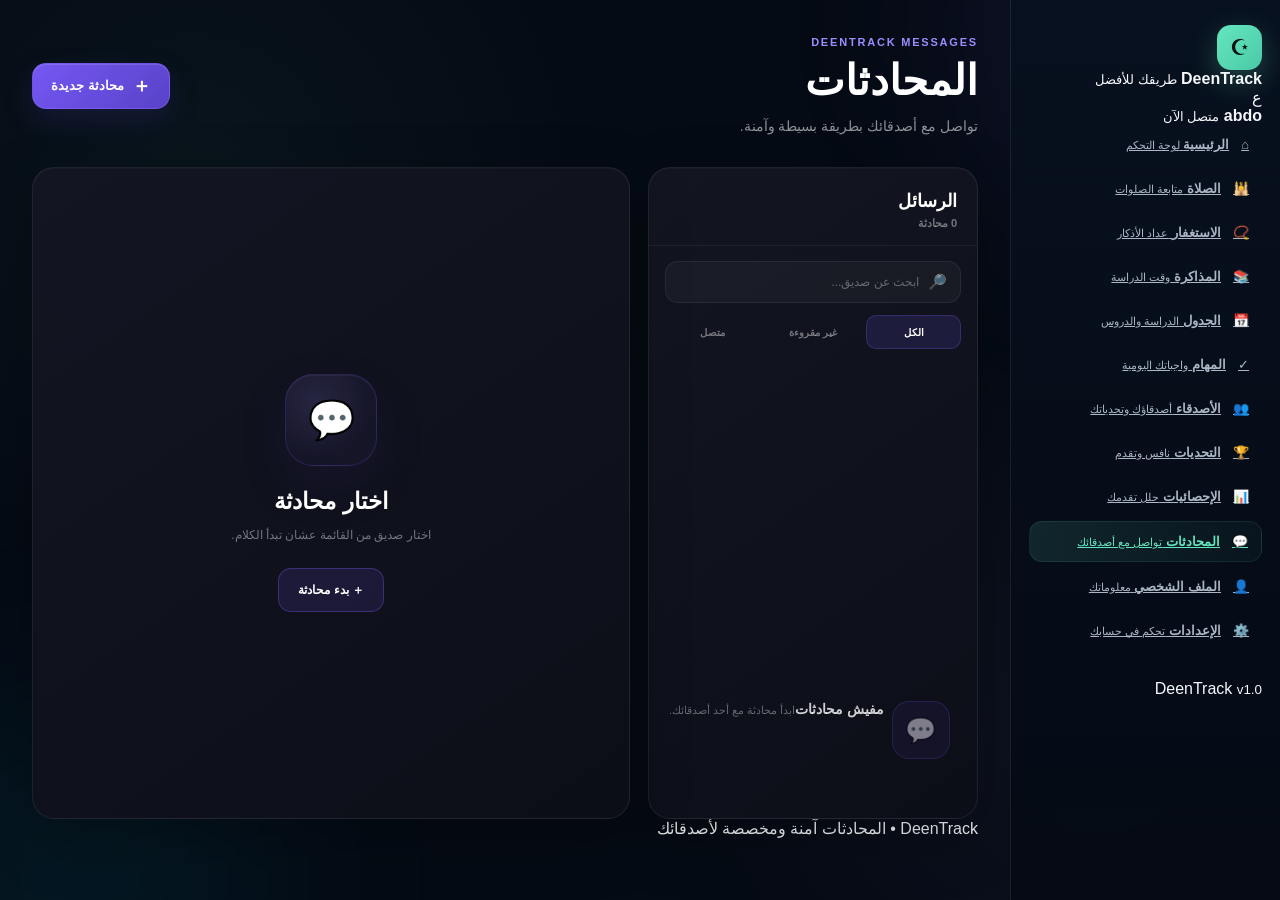
<file: messages.html>
<!DOCTYPE html>
<html lang="ar" dir="rtl">

<head>
    <meta charset="UTF-8">

    <meta
        name="viewport"
        content="width=device-width, initial-scale=1.0"
    >

    <title>DeenTrack | المحادثات</title>

    <!-- Main Styles -->
    <link rel="stylesheet" href="variables.css">
    <link rel="stylesheet" href="global.css">
    <link rel="stylesheet" href="dashboard.css">

    <!-- Messages Styles -->
    <link rel="stylesheet" href="messages.css">
</head>

<body>

<div class="app-layout">

    <!-- =====================================================
         SIDEBAR
         ===================================================== -->

    <aside class="sidebar">

        <div class="sidebar-brand">

            <div class="brand-icon">
                ☪
            </div>

            <div class="brand-text">
                <strong>DeenTrack</strong>
                <small>طريقك للأفضل</small>
            </div>

        </div>


        <!-- USER -->

        <div class="sidebar-user">

            <div class="sidebar-avatar">
                ع
            </div>

            <div class="sidebar-user-info">

                <strong id="sidebarUserName">
                    abdo
                </strong>

                <small>
                    متصل الآن
                </small>

            </div>

        </div>


        <!-- NAVIGATION -->

        <nav class="sidebar-nav">

            <a
                href="index.html"
                class="nav-item"
            >

                <span>⌂</span>

                <div>
                    <strong>الرئيسية</strong>
                    <small>لوحة التحكم</small>
                </div>

            </a>


            <a
                href="prayer.html"
                class="nav-item"
            >

                <span>🕌</span>

                <div>
                    <strong>الصلاة</strong>
                    <small>متابعة الصلوات</small>
                </div>

            </a>


            <a
                href="dhikr.html"
                class="nav-item"
            >

                <span>📿</span>

                <div>
                    <strong>الاستغفار</strong>
                    <small>عداد الأذكار</small>
                </div>

            </a>


            <a
                href="study.html"
                class="nav-item"
            >

                <span>📚</span>

                <div>
                    <strong>المذاكرة</strong>
                    <small>وقت الدراسة</small>
                </div>

            </a>


            <a
                href="schedule.html"
                class="nav-item"
            >

                <span>📅</span>

                <div>
                    <strong>الجدول</strong>
                    <small>الدراسة والدروس</small>
                </div>

            </a>


            <a
                href="tasks.html"
                class="nav-item"
            >

                <span>✓</span>

                <div>
                    <strong>المهام</strong>
                    <small>واجباتك اليومية</small>
                </div>

            </a>


            <a
                href="friends.html"
                class="nav-item"
            >

                <span>👥</span>

                <div>
                    <strong>الأصدقاء</strong>
                    <small>أصدقاؤك وتحدياتك</small>
                </div>

            </a>


            <a
                href="challenges.html"
                class="nav-item"
            >

                <span>🏆</span>

                <div>
                    <strong>التحديات</strong>
                    <small>نافس وتقدم</small>
                </div>

            </a>


            <a
                href="statistics.html"
                class="nav-item"
            >

                <span>📊</span>

                <div>
                    <strong>الإحصائيات</strong>
                    <small>حلل تقدمك</small>
                </div>

            </a>


            <!-- ACTIVE -->

            <a
                href="messages.html"
                class="nav-item active"
            >

                <span>💬</span>

                <div>
                    <strong>المحادثات</strong>
                    <small>تواصل مع أصدقائك</small>
                </div>

            </a>


            <a
                href="profile.html"
                class="nav-item"
            >

                <span>👤</span>

                <div>
                    <strong>الملف الشخصي</strong>
                    <small>معلوماتك</small>
                </div>

            </a>


            <a
                href="settings.html"
                class="nav-item"
            >

                <span>⚙️</span>

                <div>
                    <strong>الإعدادات</strong>
                    <small>تحكم في حسابك</small>
                </div>

            </a>

        </nav>


        <!-- SIDEBAR FOOTER -->

        <div class="sidebar-footer">

            <span>
                DeenTrack
            </span>

            <small>
                v1.0
            </small>

        </div>

    </aside>


    <!-- =====================================================
         MAIN CONTENT
         ===================================================== -->

    <main class="main-content messages-page">


        <!-- HEADER -->

        <header class="messages-header">

            <div>

                <span class="messages-kicker">
                    DEENTRACK MESSAGES
                </span>

                <h1>
                    المحادثات
                </h1>

                <p>
                    تواصل مع أصدقائك بطريقة بسيطة وآمنة.
                </p>

            </div>


            <div class="messages-header-actions">

                <button
                    class="header-action-btn"
                    id="newChatBtn"
                    type="button"
                >
                    <span>＋</span>
                    محادثة جديدة
                </button>

            </div>

        </header>


        <!-- =================================================
             CHAT APPLICATION
             ================================================= -->

        <section class="chat-layout">


            <!-- =============================================
                 CONVERSATIONS LIST
                 ============================================= -->

            <aside class="conversations-panel">


                <div class="conversations-top">

                    <div>

                        <h2>
                            الرسائل
                        </h2>

                        <span id="conversationCount">
                            0 محادثة
                        </span>

                    </div>

                </div>


                <!-- SEARCH -->

                <div class="chat-search">

                    <span>
                        🔎
                    </span>

                    <input
                        type="text"
                        id="conversationSearch"
                        placeholder="ابحث عن صديق..."
                        autocomplete="off"
                    >

                </div>


                <!-- FILTERS -->

                <div class="conversation-filters">

                    <button
                        type="button"
                        class="conversation-filter active"
                        data-filter="all"
                    >
                        الكل
                    </button>

                    <button
                        type="button"
                        class="conversation-filter"
                        data-filter="unread"
                    >
                        غير مقروءة
                    </button>

                    <button
                        type="button"
                        class="conversation-filter"
                        data-filter="online"
                    >
                        متصل
                    </button>

                </div>


                <!-- CONVERSATIONS -->

                <div
                    class="conversation-list"
                    id="conversationList"
                >

                    <!-- JS -->

                </div>


                <!-- EMPTY -->

                <div
                    class="conversation-empty"
                    id="conversationEmpty"
                >

                    <div class="empty-icon">
                        💬
                    </div>

                    <h3>
                        مفيش محادثات
                    </h3>

                    <p>
                        ابدأ محادثة مع أحد أصدقائك.
                    </p>

                </div>

            </aside>


            <!-- =============================================
                 CHAT WINDOW
                 ============================================= -->

            <section
                class="chat-window"
                id="chatWindow"
            >


                <!-- EMPTY CHAT -->

                <div
                    class="chat-welcome"
                    id="chatWelcome"
                >

                    <div class="chat-welcome-icon">
                        💬
                    </div>

                    <h2>
                        اختار محادثة
                    </h2>

                    <p>
                        اختار صديق من القائمة عشان تبدأ الكلام.
                    </p>

                    <button
                        type="button"
                        id="welcomeNewChatBtn"
                        class="primary-chat-btn"
                    >
                        ＋ بدء محادثة
                    </button>

                </div>


                <!-- ACTIVE CHAT -->

                <div
                    class="active-chat"
                    id="activeChat"
                    hidden
                >


                    <!-- CHAT HEADER -->

                    <header class="active-chat-header">

                        <div class="chat-person">

                            <div
                                class="chat-avatar"
                                id="chatAvatar"
                            >
                                ع
                            </div>

                            <div>

                                <strong
                                    id="chatPersonName"
                                >
                                    abdo
                                </strong>

                                <span
                                    id="chatPersonStatus"
                                >
                                    متصل الآن
                                </span>

                            </div>

                        </div>


                        <div class="chat-header-actions">

                            <button
                                type="button"
                                class="chat-icon-btn"
                                id="chatSearchBtn"
                                title="بحث في المحادثة"
                            >
                                🔎
                            </button>

                            <button
                                type="button"
                                class="chat-icon-btn"
                                id="chatMenuBtn"
                                title="المزيد"
                            >
                                ⋮
                            </button>

                        </div>

                    </header>


                    <!-- MESSAGES -->

                    <div
                        class="messages-container"
                        id="messagesContainer"
                    >

                        <!-- JS -->

                    </div>


                    <!-- TYPING -->

                    <div
                        class="typing-indicator"
                        id="typingIndicator"
                        hidden
                    >

                        <span></span>
                        <span></span>
                        <span></span>

                        <small>
                            يكتب الآن...
                        </small>

                    </div>


                    <!-- MESSAGE INPUT -->

                    <form
                        class="message-form"
                        id="messageForm"
                    >

                        <button
                            type="button"
                            class="message-tool-btn"
                            id="emojiBtn"
                            title="إيموجي"
                        >
                            😊
                        </button>


                        <input
                            type="text"
                            id="messageInput"
                            placeholder="اكتب رسالتك..."
                            autocomplete="off"
                            maxlength="1000"
                        >


                        <button
                            type="submit"
                            class="send-message-btn"
                            id="sendMessageBtn"
                        >
                            ➤
                        </button>

                    </form>


                    <!-- EMOJI PANEL -->

                    <div
                        class="emoji-panel"
                        id="emojiPanel"
                        hidden
                    >

                        <button type="button">😊</button>
                        <button type="button">😂</button>
                        <button type="button">❤️</button>
                        <button type="button">👍</button>
                        <button type="button">🔥</button>
                        <button type="button">👏</button>
                        <button type="button">🥰</button>
                        <button type="button">🤍</button>
                        <button type="button">✨</button>
                        <button type="button">💯</button>
                        <button type="button">😎</button>
                        <button type="button">🙏</button>

                    </div>

                </div>

            </section>

        </section>


        <!-- =================================================
             NEW CHAT MODAL
             ================================================= -->

        <div
            class="modal-overlay"
            id="newChatModal"
            hidden
        >

            <div class="chat-modal">


                <button
                    type="button"
                    class="modal-close"
                    id="closeNewChat"
                >
                    ×
                </button>


                <div class="modal-icon">
                    💬
                </div>


                <h2>
                    محادثة جديدة
                </h2>

                <p>
                    اختار صديق عشان تبدأ محادثة.
                </p>


                <!-- SEARCH FRIEND -->

                <div class="modal-search">

                    <span>
                        🔎
                    </span>

                    <input
                        type="text"
                        id="friendSearchInput"
                        placeholder="ابحث عن صديق..."
                        autocomplete="off"
                    >

                </div>


                <!-- FRIENDS -->

                <div
                    class="modal-friends-list"
                    id="modalFriendsList"
                >

                    <!-- JS -->

                </div>


                <button
                    type="button"
                    class="modal-cancel-btn"
                    id="cancelNewChat"
                >
                    إلغاء
                </button>

            </div>

        </div>


        <!-- =================================================
             CHAT MENU
             ================================================= -->

        <div
            class="chat-menu"
            id="chatMenu"
            hidden
        >

            <button
                type="button"
                id="clearChatBtn"
            >
                🗑️ مسح المحادثة
            </button>

            <button
                type="button"
                id="closeChatBtn"
            >
                ✕ إغلاق المحادثة
            </button>

        </div>


        <!-- =================================================
             TOAST
             ================================================= -->

        <div
            class="chat-toast"
            id="chatToast"
        >
            تم
        </div>


        <!-- FOOTER -->

        <footer class="messages-footer">

            <span>
                DeenTrack
            </span>

            <span>
                •
            </span>

            <span>
                المحادثات آمنة ومخصصة لأصدقائك
            </span>

        </footer>


    </main>

</div>


<!-- =========================================================
     JAVASCRIPT
     ========================================================= -->

<script src="messages.js"></script>
<script src="user.js"></script>

</body>
</html>
</file>
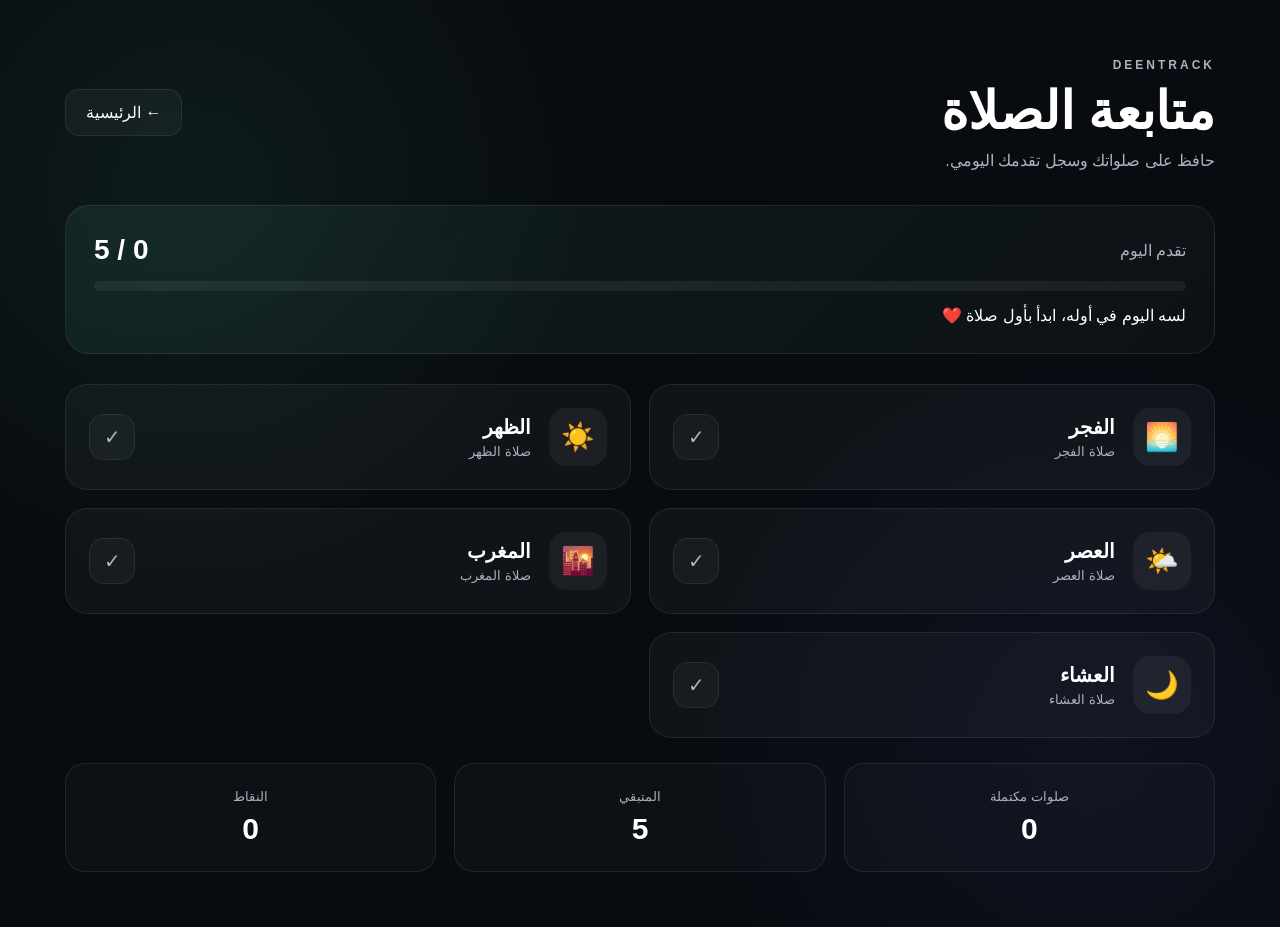
<file: prayer.html>
<!DOCTYPE html>
<html lang="ar" dir="rtl">
<head>
    <meta charset="UTF-8">
    <meta name="viewport" content="width=device-width, initial-scale=1.0">

    <title>الصلوات | DeenTrack</title>

    <link rel="stylesheet" href="variables.css">
    <link rel="stylesheet" href="global.css">
    <link rel="stylesheet" href="prayer.css">
</head>

<body>

    <div class="page-glow"></div>

    <main class="prayer-page">

        <header class="page-header">

            <div>
                <span class="page-label">DEENTRACK</span>
                <h1>متابعة الصلاة</h1>
                <p>حافظ على صلواتك وسجل تقدمك اليومي.</p>
            </div>

            <a href="index.html" class="back-btn">
                ← الرئيسية
            </a>

        </header>

        <!-- Progress -->

        <section class="prayer-progress-card">

            <div class="progress-info">

                <span>تقدم اليوم</span>

                <strong id="prayerProgressText">
                    0 / 5
                </strong>

            </div>

            <div class="progress-bar">
                <div id="prayerProgressBar"></div>
            </div>

            <p id="prayerProgressMessage">
                لسه اليوم في أوله، ابدأ بأول صلاة ❤️
            </p>

        </section>


        <!-- Prayer Cards -->

        <section class="prayer-grid">

            <article class="prayer-card" data-prayer="fajr">

                <div class="prayer-icon">🌅</div>

                <div class="prayer-info">
                    <h2>الفجر</h2>
                    <span>صلاة الفجر</span>
                </div>

                <button class="prayer-check">
                    <span>✓</span>
                </button>

            </article>


            <article class="prayer-card" data-prayer="dhuhr">

                <div class="prayer-icon">☀️</div>

                <div class="prayer-info">
                    <h2>الظهر</h2>
                    <span>صلاة الظهر</span>
                </div>

                <button class="prayer-check">
                    <span>✓</span>
                </button>

            </article>


            <article class="prayer-card" data-prayer="asr">

                <div class="prayer-icon">🌤️</div>

                <div class="prayer-info">
                    <h2>العصر</h2>
                    <span>صلاة العصر</span>
                </div>

                <button class="prayer-check">
                    <span>✓</span>
                </button>

            </article>


            <article class="prayer-card" data-prayer="maghrib">

                <div class="prayer-icon">🌇</div>

                <div class="prayer-info">
                    <h2>المغرب</h2>
                    <span>صلاة المغرب</span>
                </div>

                <button class="prayer-check">
                    <span>✓</span>
                </button>

            </article>


            <article class="prayer-card" data-prayer="isha">

                <div class="prayer-icon">🌙</div>

                <div class="prayer-info">
                    <h2>العشاء</h2>
                    <span>صلاة العشاء</span>
                </div>

                <button class="prayer-check">
                    <span>✓</span>
                </button>

            </article>

        </section>


        <!-- Daily Stats -->

        <section class="prayer-bottom">

            <div class="mini-stat">
                <span>صلوات مكتملة</span>
                <strong id="completedPrayers">0</strong>
            </div>

            <div class="mini-stat">
                <span>المتبقي</span>
                <strong id="remainingPrayers">5</strong>
            </div>

            <div class="mini-stat">
                <span>النقاط</span>
                <strong id="prayerPoints">0</strong>
            </div>

        </section>

    </main>

    <div id="toastContainer" class="toast-container"></div>

    <script src="prayer.js"></script>

</body>
</html>
</file>
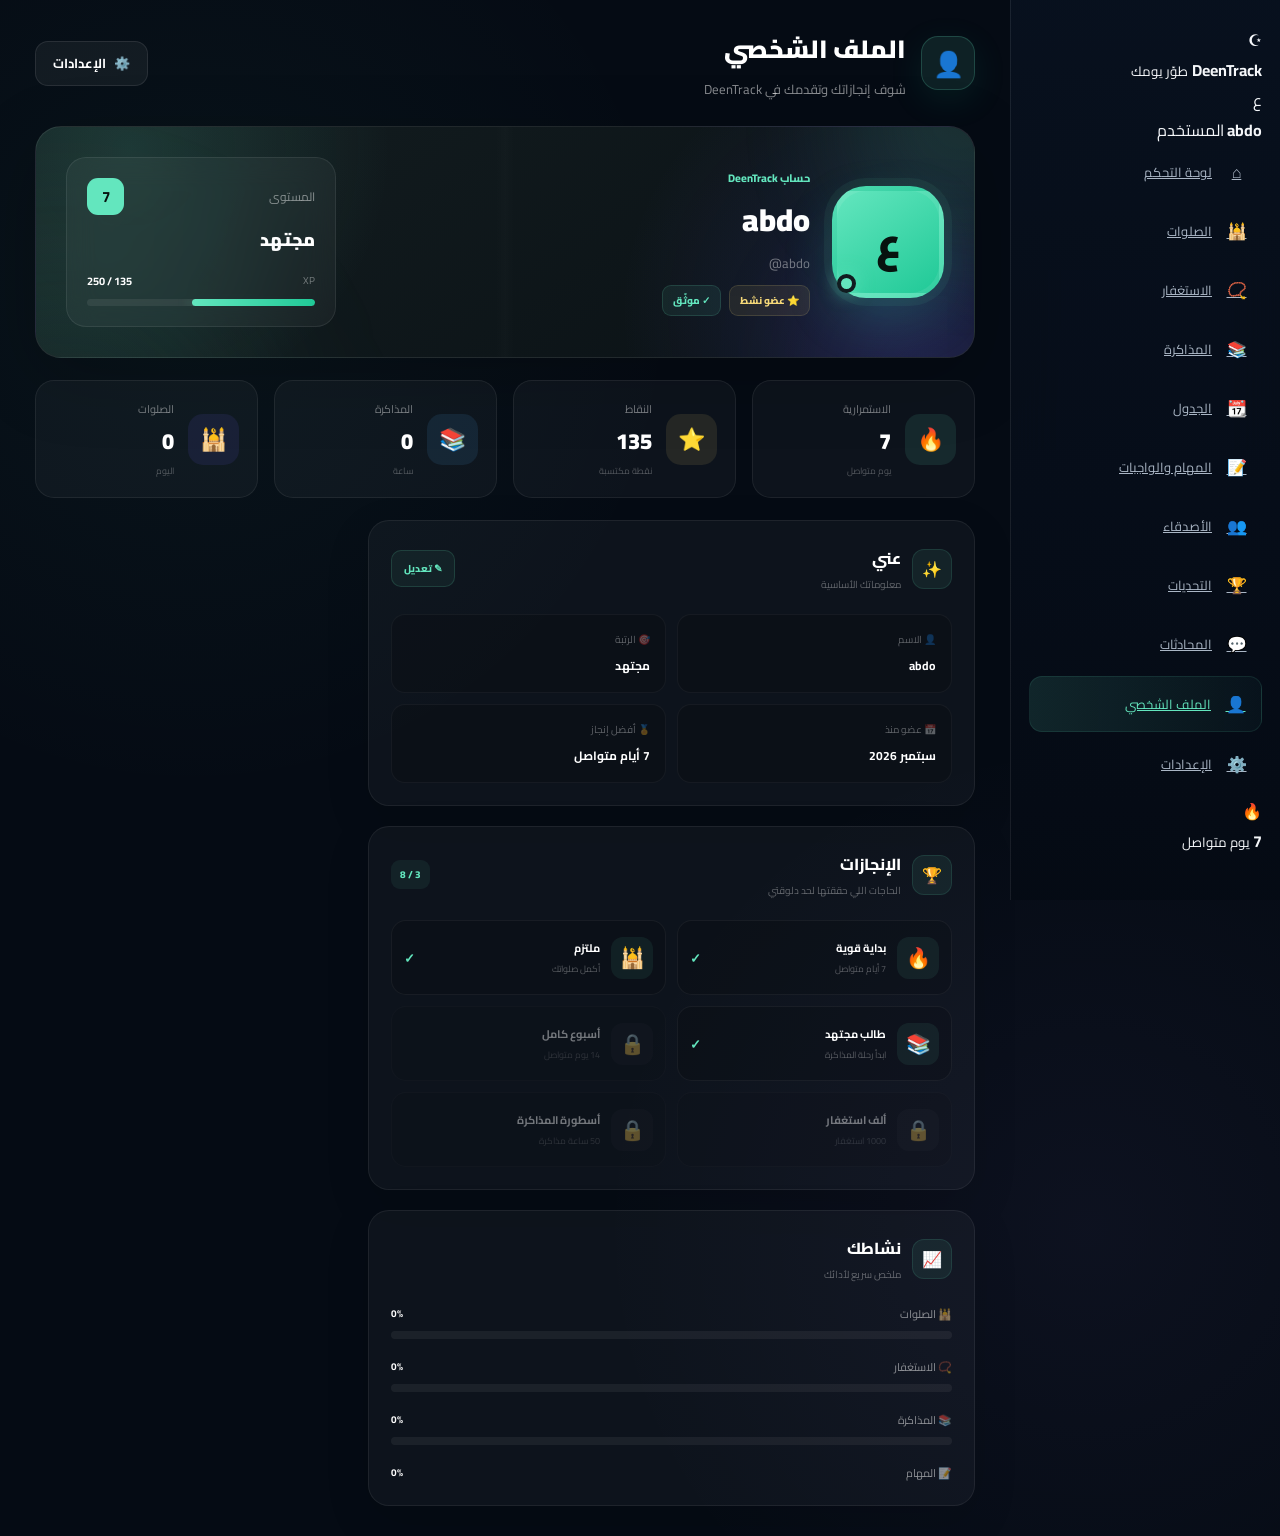
<file: profile.html>
<!DOCTYPE html>
<html lang="ar" dir="rtl">
<head>
    <meta charset="UTF-8">

    <meta name="viewport"
          content="width=device-width, initial-scale=1.0">

    <meta name="theme-color" content="#07130f">

    <title>DeenTrack | الملف الشخصي</title>

    <!-- الخط -->
    <link rel="preconnect" href="https://fonts.googleapis.com">
    <link rel="preconnect" href="https://fonts.gstatic.com" crossorigin>

    <link href="https://fonts.googleapis.com/css2?family=Cairo:wght@400;500;600;700;800;900&display=swap"
          rel="stylesheet">

    <!-- ملفات التصميم الأساسية -->
    <link rel="stylesheet" href="variables.css">
    <link rel="stylesheet" href="global.css">
    <link rel="stylesheet" href="dashboard.css">

    <!-- تصميم الصفحة -->
    <link rel="stylesheet" href="profile.css">
</head>

<body>

<div class="app-shell">

    <!-- =========================
         SIDEBAR
    ========================== -->

    <aside class="sidebar" id="sidebar">

        <div class="sidebar-logo">

            <div class="logo-mark">
                <span>☪</span>
            </div>

            <div class="logo-text">
                <strong>DeenTrack</strong>
                <small>طوّر يومك</small>
            </div>

        </div>


        <!-- المستخدم -->

        <div class="sidebar-user">

            <div class="sidebar-avatar">
                ع
            </div>

            <div class="sidebar-user-info">

                <strong id="sidebarUserName">
                    abdo
                </strong>

                <span>
                    المستخدم
                </span>

            </div>

        </div>


        <!-- القائمة -->

        <nav class="sidebar-nav">

            <a href="index.html" class="nav-item">
                <span class="nav-icon">⌂</span>
                <span>لوحة التحكم</span>
            </a>

            <a href="prayer.html" class="nav-item">
                <span class="nav-icon">🕌</span>
                <span>الصلوات</span>
            </a>

            <a href="dhikr.html" class="nav-item">
                <span class="nav-icon">📿</span>
                <span>الاستغفار</span>
            </a>

            <a href="study.html" class="nav-item">
                <span class="nav-icon">📚</span>
                <span>المذاكرة</span>
            </a>

            <a href="schedule.html" class="nav-item">
                <span class="nav-icon">📆</span>
                <span>الجدول</span>
            </a>

            <a href="tasks.html" class="nav-item">
                <span class="nav-icon">📝</span>
                <span>المهام والواجبات</span>
            </a>

            <div class="nav-divider"></div>

            <a href="friends.html" class="nav-item">
                <span class="nav-icon">👥</span>
                <span>الأصدقاء</span>
            </a>

            <a href="challenges.html" class="nav-item">
                <span class="nav-icon">🏆</span>
                <span>التحديات</span>
            </a>

            <a href="messages.html" class="nav-item">
                <span class="nav-icon">💬</span>
                <span>المحادثات</span>
            </a>

            <div class="nav-divider"></div>

            <a href="profile.html" class="nav-item active">
                <span class="nav-icon">👤</span>
                <span>الملف الشخصي</span>
            </a>

            <a href="settings.html" class="nav-item">
                <span class="nav-icon">⚙️</span>
                <span>الإعدادات</span>
            </a>

        </nav>


        <!-- أسفل السايدبار -->

        <div class="sidebar-bottom">

            <div class="sidebar-mini-card">

                <span>🔥</span>

                <div>
                    <strong id="sidebarStreak">
                        7
                    </strong>

                    <small>
                        يوم متواصل
                    </small>
                </div>

            </div>

        </div>

    </aside>


    <!-- =========================
         MAIN
    ========================== -->

    <main class="main-content">

        <!-- Header -->

        <header class="profile-topbar">

            <div class="profile-page-title">

                <span class="title-icon">
                    👤
                </span>

                <div>
                    <h1>
                        الملف الشخصي
                    </h1>

                    <p>
                        شوف إنجازاتك وتقدمك في DeenTrack
                    </p>
                </div>

            </div>


            <div class="profile-top-actions">

                <a href="settings.html"
                   class="profile-settings-btn">

                    ⚙️
                    <span>الإعدادات</span>

                </a>

            </div>

        </header>


        <!-- =========================
             PROFILE HERO
        ========================== -->

        <section class="profile-hero">

            <div class="profile-hero-glow glow-one"></div>
            <div class="profile-hero-glow glow-two"></div>


            <div class="profile-identity">

                <div class="profile-avatar-wrapper">

                    <div class="profile-avatar" id="profileAvatar">
                        ع
                    </div>

                    <span class="online-dot"></span>

                </div>


                <div class="profile-name-area">

                    <span class="profile-label">
                        حساب DeenTrack
                    </span>

                    <h2 id="profileName">
                        abdo
                    </h2>

                    <p id="profileUsername">
                        @abdo
                    </p>

                    <div class="profile-badges">

                        <span class="profile-badge">
                            ⭐ عضو نشط
                        </span>

                        <span class="profile-badge green">
                            ✓ موثّق
                        </span>

                    </div>

                </div>

            </div>


            <!-- المستوى -->

            <div class="profile-level-card">

                <div class="level-top">

                    <span>
                        المستوى
                    </span>

                    <strong id="profileLevel">
                        7
                    </strong>

                </div>

                <div class="level-title"
                     id="profileRank">
                    مجتهد
                </div>


                <div class="xp-info">

                    <span>
                        XP
                    </span>

                    <strong>
                        <span id="profileXP">
                            135
                        </span>
                        /
                        <span id="profileNextXP">
                            250
                        </span>
                    </strong>

                </div>


                <div class="xp-bar">

                    <div class="xp-fill"
                         id="profileXPFill">
                    </div>

                </div>

            </div>

        </section>


        <!-- =========================
             QUICK STATS
        ========================== -->

        <section class="profile-stats-grid">

            <article class="profile-stat-card">

                <div class="stat-card-icon green-icon">
                    🔥
                </div>

                <div class="stat-card-content">

                    <span>
                        الاستمرارية
                    </span>

                    <strong id="profileStreak">
                        7
                    </strong>

                    <small>
                        يوم متواصل
                    </small>

                </div>

            </article>


            <article class="profile-stat-card">

                <div class="stat-card-icon gold-icon">
                    ⭐
                </div>

                <div class="stat-card-content">

                    <span>
                        النقاط
                    </span>

                    <strong id="profilePoints">
                        135
                    </strong>

                    <small>
                        نقطة مكتسبة
                    </small>

                </div>

            </article>


            <article class="profile-stat-card">

                <div class="stat-card-icon blue-icon">
                    📚
                </div>

                <div class="stat-card-content">

                    <span>
                        المذاكرة
                    </span>

                    <strong id="profileStudyHours">
                        0
                    </strong>

                    <small>
                        ساعة
                    </small>

                </div>

            </article>


            <article class="profile-stat-card">

                <div class="stat-card-icon purple-icon">
                    🕌
                </div>

                <div class="stat-card-content">

                    <span>
                        الصلوات
                    </span>

                    <strong id="profilePrayers">
                        0
                    </strong>

                    <small>
                        اليوم
                    </small>

                </div>

            </article>

        </section>


        <!-- =========================
             CONTENT GRID
        ========================== -->

        <section class="profile-content-grid">


            <!-- =====================
                 LEFT / MAIN
            ====================== -->

            <div class="profile-main-column">


                <!-- About -->

                <article class="profile-panel about-panel">

                    <div class="panel-heading">

                        <div>

                            <span class="panel-icon">
                                ✨
                            </span>

                            <div>
                                <h3>
                                    عني
                                </h3>

                                <p>
                                    معلوماتك الأساسية
                                </p>
                            </div>

                        </div>

                        <button
                            type="button"
                            class="edit-profile-btn"
                            id="editProfileBtn">

                            ✎ تعديل

                        </button>

                    </div>


                    <div class="about-grid">

                        <div class="about-item">

                            <span>
                                👤 الاسم
                            </span>

                            <strong id="aboutName">
                                abdo
                            </strong>

                        </div>


                        <div class="about-item">

                            <span>
                                🎯 الرتبة
                            </span>

                            <strong id="aboutRank">
                                مجتهد
                            </strong>

                        </div>


                        <div class="about-item">

                            <span>
                                📅 عضو منذ
                            </span>

                            <strong id="joinDate">
                                سبتمبر 2026
                            </strong>

                        </div>


                        <div class="about-item">

                            <span>
                                🏅 أفضل إنجاز
                            </span>

                            <strong>
                                7 أيام متواصل
                            </strong>

                        </div>

                    </div>

                </article>


                <!-- Achievements -->

                <article class="profile-panel achievements-panel">

                    <div class="panel-heading">

                        <div>

                            <span class="panel-icon">
                                🏆
                            </span>

                            <div>

                                <h3>
                                    الإنجازات
                                </h3>

                                <p>
                                    الحاجات اللي حققتها لحد دلوقتي
                                </p>

                            </div>

                        </div>

                        <span class="achievement-count"
                              id="achievementCount">
                            3 / 8
                        </span>

                    </div>


                    <div class="achievements-grid">


                        <div class="achievement unlocked">

                            <div class="achievement-icon">
                                🔥
                            </div>

                            <div>

                                <strong>
                                    بداية قوية
                                </strong>

                                <span>
                                    7 أيام متواصل
                                </span>

                            </div>

                            <b>
                                ✓
                            </b>

                        </div>


                        <div class="achievement unlocked">

                            <div class="achievement-icon">
                                🕌
                            </div>

                            <div>

                                <strong>
                                    ملتزم
                                </strong>

                                <span>
                                    أكمل صلواتك
                                </span>

                            </div>

                            <b>
                                ✓
                            </b>

                        </div>


                        <div class="achievement unlocked">

                            <div class="achievement-icon">
                                📚
                            </div>

                            <div>

                                <strong>
                                    طالب مجتهد
                                </strong>

                                <span>
                                    ابدأ رحلة المذاكرة
                                </span>

                            </div>

                            <b>
                                ✓
                            </b>

                        </div>


                        <div class="achievement locked">

                            <div class="achievement-icon">
                                🔒
                            </div>

                            <div>

                                <strong>
                                    أسبوع كامل
                                </strong>

                                <span>
                                    14 يوم متواصل
                                </span>

                            </div>

                        </div>


                        <div class="achievement locked">

                            <div class="achievement-icon">
                                🔒
                            </div>

                            <div>

                                <strong>
                                    ألف استغفار
                                </strong>

                                <span>
                                    1000 استغفار
                                </span>

                            </div>

                        </div>


                        <div class="achievement locked">

                            <div class="achievement-icon">
                                🔒
                            </div>

                            <div>

                                <strong>
                                    أسطورة المذاكرة
                                </strong>

                                <span>
                                    50 ساعة مذاكرة
                                </span>

                            </div>

                        </div>

                    </div>

                </article>


                <!-- Activity -->

                <article class="profile-panel activity-panel">

                    <div class="panel-heading">

                        <div>

                            <span class="panel-icon">
                                📈
                            </span>

                            <div>

                                <h3>
                                    نشاطك
                                </h3>

                                <p>
                                    ملخص سريع لأدائك
                                </p>

                            </div>

                        </div>

                    </div>


                    <div class="activity-bars">

                        <div class="activity-row">

                            <div class="activity-label">
                                <span>🕌 الصلوات</span>
                                <strong id="prayerActivityPercent">
                                    0%
                                </strong>
                            </div>

                            <div class="activity-bar">
                                <div
                                    id="prayerActivityBar"
                                    class="activity-fill prayer-fill">
                                </div>
                            </div>

                        </div>


                        <div class="activity-row">

                            <div class="activity-label">
                                <span>📿 الاستغفار</span>
                                <strong id="dhikrActivityPercent">
                                    0%
                                </strong>
                            </div>

                            <div class="activity-bar">
                                <div
                                    id="dhikrActivityBar"
                                    class="activity-fill dhikr-fill">
                                </div>
                            </div>

                        </div>


                        <div class="activity-row">

                            <div class="activity-label">
                                <span>📚 المذاكرة</span>
                                <strong id="studyActivityPercent">
                                    0%
                                </strong>
                            </div>

                            <div class="activity-bar">
                                <div
                                    id="studyActivityBar"
                                    class="activity-fill study-fill">
                                </div>
                            </div>

                        </div>


                        <div class="activity-row">

                            <div class="activity-label">
                                <span>📝 المهام</span>
                                <strong id="taskActivityPercent">
                                    0%
                                </strong>
</file>
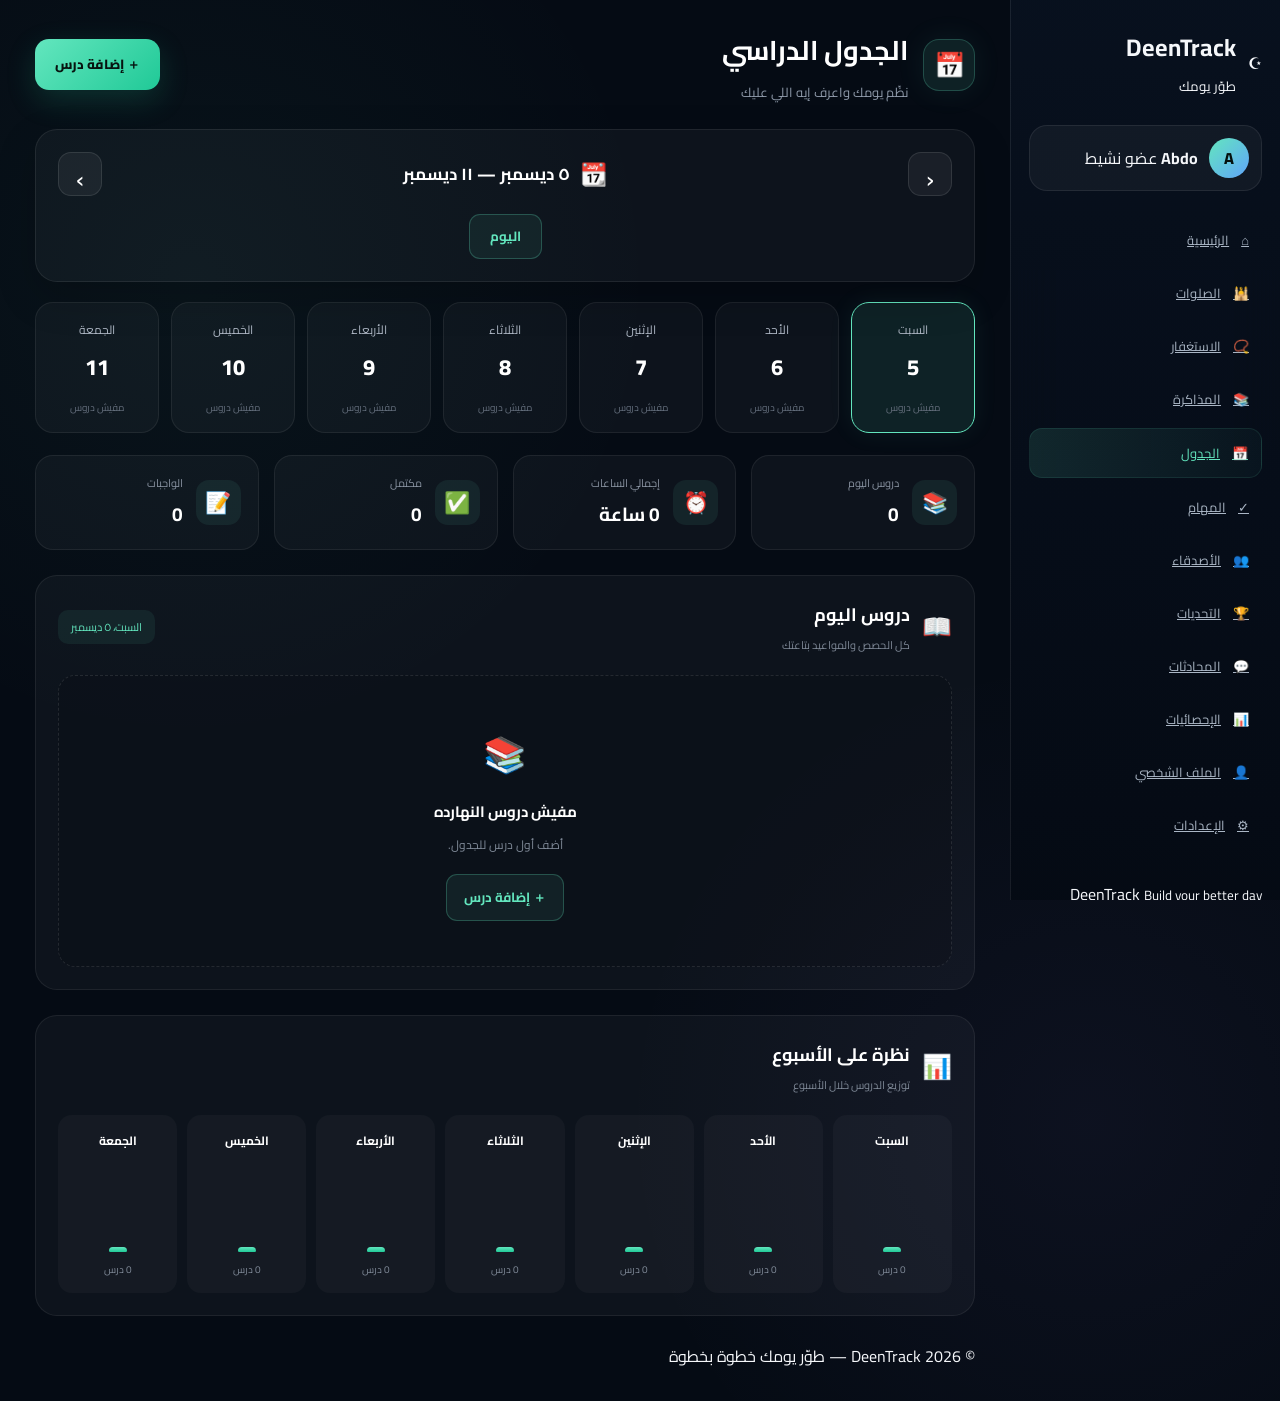
<file: schedule.html>
<!DOCTYPE html>
<html lang="ar" dir="rtl">

<head>

    <meta charset="UTF-8">

    <meta
        name="viewport"
        content="width=device-width, initial-scale=1.0"
    >

    <title>DeenTrack | الجدول</title>

    <!-- Google Font -->
    <link rel="preconnect" href="https://fonts.googleapis.com">

    <link
        rel="preconnect"
        href="https://fonts.gstatic.com"
        crossorigin
    >

    <link
        href="https://fonts.googleapis.com/css2?family=Cairo:wght@400;500;600;700;800&display=swap"
        rel="stylesheet"
    >

    <!-- Main CSS -->
    <link rel="stylesheet" href="variables.css">
<link rel="stylesheet" href="global.css">
<link rel="stylesheet" href="dashboard.css">
<link rel="stylesheet" href="schedule.css">
    <!-- Schedule CSS -->
    <link rel="stylesheet" href="schedule.css">

</head>


<body>

<div class="app-container">


    <!-- =========================
         SIDEBAR
    ========================== -->

    <aside class="sidebar" id="sidebar">

        <div class="brand">

            <div class="brand-logo">
                <span>☪</span>
            </div>

            <div>
                <h2>DeenTrack</h2>
                <small>طوّر يومك</small>
            </div>

        </div>


        <!-- USER -->

        <div class="user-mini-card">

            <div class="user-avatar">
                A
            </div>

            <div class="user-mini-info">

                <strong>Abdo</strong>

                <span>
                    عضو نشيط
                </span>

            </div>

        </div>


        <!-- NAVIGATION -->

        <nav class="sidebar-nav">

            <a
                href="index.html"
                class="nav-item"
            >
                <span>⌂</span>
                <label>الرئيسية</label>
            </a>


            <a
                href="prayer.html"
                class="nav-item"
            >
                <span>🕌</span>
                <label>الصلوات</label>
            </a>


            <a
                href="dhikr.html"
                class="nav-item"
            >
                <span>📿</span>
                <label>الاستغفار</label>
            </a>


            <a
                href="study.html"
                class="nav-item"
            >
                <span>📚</span>
                <label>المذاكرة</label>
            </a>


            <a
                href="schedule.html"
                class="nav-item active"
            >
                <span>📅</span>
                <label>الجدول</label>
            </a>


            <a
                href="tasks.html"
                class="nav-item"
            >
                <span>✓</span>
                <label>المهام</label>
            </a>


            <a
                href="friends.html"
                class="nav-item"
            >
                <span>👥</span>
                <label>الأصدقاء</label>
            </a>


            <a
                href="challenges.html"
                class="nav-item"
            >
                <span>🏆</span>
                <label>التحديات</label>
            </a>


            <a
                href="messages.html"
                class="nav-item"
            >
                <span>💬</span>
                <label>المحادثات</label>
            </a>


            <a
                href="statistics.html"
                class="nav-item"
            >
                <span>📊</span>
                <label>الإحصائيات</label>
            </a>


            <a
                href="profile.html"
                class="nav-item"
            >
                <span>👤</span>
                <label>الملف الشخصي</label>
            </a>


            <a
                href="settings.html"
                class="nav-item"
            >
                <span>⚙</span>
                <label>الإعدادات</label>
            </a>

        </nav>


        <!-- FOOTER -->

        <div class="sidebar-footer">

            <span>
                DeenTrack
            </span>

            <small>
                Build your better day
            </small>

        </div>

    </aside>



    <!-- =========================
         MAIN CONTENT
    ========================== -->

    <main class="main-content">


        <!-- HEADER -->

        <header class="top-header">

            <div class="header-title">

                <span class="page-icon">
                    📅
                </span>

                <div>

                    <h1>
                        الجدول الدراسي
                    </h1>

                    <p>
                        نظّم يومك واعرف إيه اللي عليك
                    </p>

                </div>

            </div>


            <button
                type="button"
                class="add-schedule-btn"
                id="openScheduleModal"
            >
                ＋ إضافة درس
            </button>

        </header>



        <!-- =========================
             WEEK NAVIGATION
        ========================== -->

        <section class="schedule-week-card">

            <div class="week-header">

                <button
                    type="button"
                    id="previousWeek"
                    class="week-button"
                >
                    ‹
                </button>


                <div class="week-title">

                    <span>
                        📆
                    </span>

                    <strong id="weekTitle">
                        هذا الأسبوع
                    </strong>

                </div>


                <button
                    type="button"
                    id="nextWeek"
                    class="week-button"
                >
                    ›
                </button>

            </div>


            <button
                type="button"
                id="todayButton"
                class="today-button"
            >
                اليوم
            </button>

        </section>



        <!-- =========================
             WEEK DAYS
        ========================== -->

        <section class="days-grid" id="daysGrid">

            <!-- JavaScript will create days -->

        </section>



        <!-- =========================
             TODAY SUMMARY
        ========================== -->

        <section class="schedule-summary">

            <div class="summary-card">

                <span class="summary-icon">
                    📚
                </span>

                <div>

                    <span>
                        دروس اليوم
                    </span>

                    <strong id="todayLessons">
                        0
                    </strong>

                </div>

            </div>


            <div class="summary-card">

                <span class="summary-icon">
                    ⏰
                </span>

                <div>

                    <span>
                        إجمالي الساعات
                    </span>

                    <strong id="todayHours">
                        0 ساعة
                    </strong>

                </div>

            </div>


            <div class="summary-card">

                <span class="summary-icon">
                    ✅
                </span>

                <div>

                    <span>
                        مكتمل
                    </span>

                    <strong id="completedLessons">
                        0
                    </strong>

                </div>

            </div>


            <div class="summary-card">

                <span class="summary-icon">
                    📝
                </span>

                <div>

                    <span>
                        الواجبات
                    </span>

                    <strong id="homeworkCount">
                        0
                    </strong>

                </div>

            </div>

        </section>



        <!-- =========================
             LESSONS
        ========================== -->

        <section class="lessons-section">

            <div class="section-heading">

                <div>

                    <span>
                        📖
                    </span>

                    <div>

                        <h2>
                            دروس اليوم
                        </h2>

                        <p>
                            كل الحصص والمواعيد بتاعتك
                        </p>

                    </div>

                </div>

                <span
                    class="selected-date"
                    id="selectedDate"
                >
                    اليوم
                </span>

            </div>


            <div
                class="lessons-list"
                id="lessonsList"
            >

                <div class="empty-lessons">

                    <span>
                        📚
                    </span>

                    <strong>
                        مفيش دروس النهارده
                    </strong>

                    <p>
                        أضف أول درس للجدول.
                    </p>

                    <button
                        type="button"
                        id="emptyAddLesson"
                    >
                        ＋ إضافة درس
                    </button>

                </div>

            </div>

        </section>



        <!-- =========================
             WEEK OVERVIEW
        ========================== -->

        <section class="week-overview">

            <div class="section-heading">

                <div>

                    <span>
                        📊
                    </span>

                    <div>

                        <h2>
                            نظرة على الأسبوع
                        </h2>

                        <p>
                            توزيع الدروس خلال الأسبوع
                        </p>

                    </div>

                </div>

            </div>


            <div
                class="week-overview-grid"
                id="weekOverviewGrid"
            >

            </div>

        </section>



        <!-- =========================
             MODAL
        ========================== -->

        <div
            class="schedule-modal"
            id="scheduleModal"
        >

            <div class="modal-overlay" id="modalOverlay"></div>


            <div class="schedule-modal-box">

                <div class="modal-header">

                    <div>

                        <span>
                            📚
                        </span>

                        <div>

                            <h2>
                                إضافة درس جديد
                            </h2>

                            <p>
                                ضيف تفاصيل الدرس في جدولك
                            </p>

                        </div>

                    </div>


                    <button
                        type="button"
                        id="closeScheduleModal"
                        class="close-modal"
                    >
                        ×
                    </button>

                </div>



                <!-- FORM -->

                <form id="scheduleForm">


                    <!-- LESSON NAME -->

                    <div class="form-group">

                        <label for="lessonName">
                            اسم الدرس
                        </label>

                        <input
                            type="text"
                            id="lessonName"
                            placeholder="مثال: درس الجبر"
                            maxlength="60"
                            required
                        >

                    </div>



                    <!-- SUBJECT -->

                    <div class="form-group">

                        <label for="lessonSubject">
                            المادة
                        </label>

                        <input
                            type="text"
                            id="lessonSubject"
                            placeholder="مثال: الرياضيات"
                            maxlength="40"
                            required
                        >

                    </div>



                    <!-- DATE -->

                    <div class="form-group">

                        <label for="lessonDate">
                            التاريخ
                        </label>

                        <input
                            type="date"
                            id="lessonDate"
                            required
                        >

                    </div>



                    <!-- TIMES -->

                    <div class="form-row">

    <div class="form-group">

        <label for="lessonStart">
            يبدأ
        </label>

        <input
            type="text"
            id="lessonStart"
            placeholder="مثال: 5 أو 05:00"
            inputmode="numeric"
            autocomplete="off"
            required
        >

    </div>


    <div class="form-group">

        <label for="lessonEnd">
            ينتهي
        </label>

        <input
            type="text"
            id="lessonEnd"
            placeholder="مثال: 6 أو 06:00"
            inputmode="numeric"
            autocomplete="off"
            required
        >

    </div>

</div>

                    <!-- TEACHER -->

                    <div class="form-group">

                        <label for="teacherName">
                            المدرس
                            <span>
                                اختياري
                            </span>
                        </label>

                        <input
                            type="text"
                            id="teacherName"
                            placeholder="اسم المدرس"
                            maxlength="50"
                        >

                    </div>



                    <!-- LOCATION -->

                    <div class="form-group">

                        <label for="lessonLocation">
                            المكان
                            <span>
                                اختياري
                            </span>
                        </label>

                        <input
                            type="text"
                            id="lessonLocation"
                            placeholder="مثال: السنتر / أونلاين"
                            maxlength="60"
                        >

                    </div>



                    <!-- HOMEWORK -->

                    <div class="form-group">

                        <label for="lessonHomework">
                            الواجب
                            <span>
                                اختياري
                            </span>
                        </label>

                        <textarea
                            id="lessonHomework"
                            rows="3"
                            maxlength="300"
                            placeholder="اكتب الواجب المطلوب..."
                        ></textarea>

                    </div>



                    <!-- REMINDER -->

                    <label class="reminder-toggle">

                        <input
                            type="checkbox"
                            id="lessonReminder"
                            checked
                        >

                        <span class="custom-check"></span>

                        <div>

                            <strong>
                                تذكير بالدرس
                            </strong>

                            <small>
                                يظهر لك تنبيه قبل موعد الدرس
                            </small>

                        </div>

                    </label>



                    <!-- BUTTONS -->

                    <div class="modal-actions">

                        <button
                            type="button"
                            class="cancel-button"
                            id="cancelSchedule"
                        >
                            إلغاء
                        </button>


                        <button
                            type="submit"
                            class="save-button"
                        >
                            ✓ حفظ الدرس
                        </button>

                    </div>

                </form>

            </div>

        </div>



        <!-- =========================
             FOOTER
        ========================== -->

        <footer class="page-footer">

            <p>
                © 2026 DeenTrack — طوّر يومك خطوة بخطوة
            </p>

        </footer>

    </main>

</div>



<!-- TOAST -->

<div
    class="toast-container"
    id="toastContainer"
></div>



<!-- SCHEDULE JS -->

<script src="schedule.js"></script>

</body>

</html>
</file>
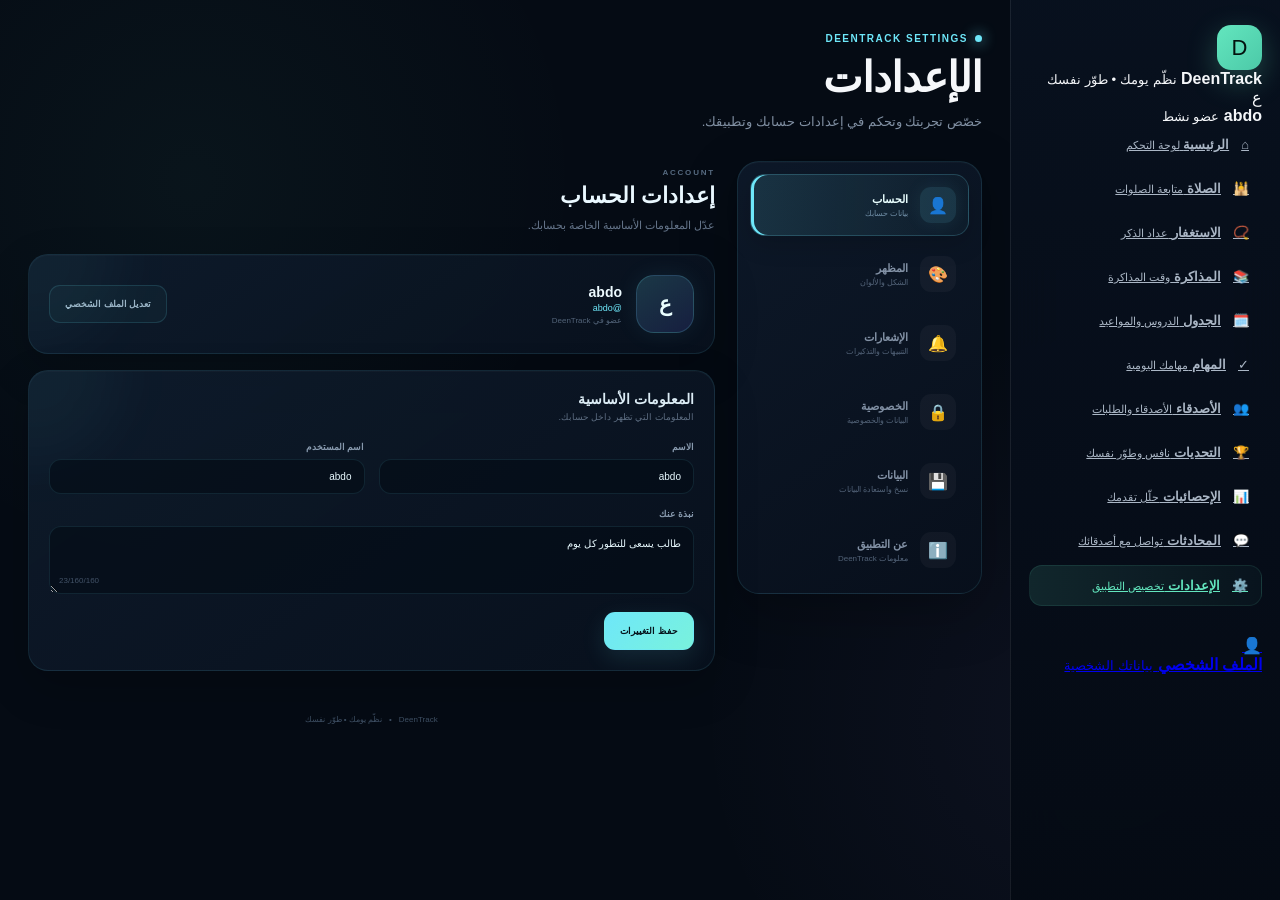
<file: settings.html>
<!DOCTYPE html>
<html lang="ar" dir="rtl">

<head>
    <meta charset="UTF-8">

    <meta
        name="viewport"
        content="width=device-width, initial-scale=1.0"
    >

    <meta
        name="description"
        content="DeenTrack - إعدادات الحساب والتطبيق"
    >

    <title>DeenTrack | الإعدادات</title>

    <!-- نفس ملفات المشروع الأساسية -->
    <link rel="stylesheet" href="variables.css">
    <link rel="stylesheet" href="global.css">
    <link rel="stylesheet" href="dashboard.css">

    <!-- CSS الخاص بالإعدادات -->
    <link rel="stylesheet" href="settings.css">
</head>

<body>

    <div class="app-layout">

        <!-- =========================================
             SIDEBAR
        ========================================== -->

        <aside class="sidebar" id="sidebar">

            <div class="sidebar-brand">
                <div class="brand-icon">D</div>

                <div>
                    <strong>DeenTrack</strong>
                    <small>نظّم يومك • طوّر نفسك</small>
                </div>
            </div>


            <!-- المستخدم -->
            <div class="sidebar-user">

                <div class="sidebar-user-avatar">
                    ع
                </div>

                <div>
                    <strong>abdo</strong>
                    <small>عضو نشط</small>
                </div>

            </div>


            <!-- القائمة -->
            <nav class="sidebar-nav">

                <a href="index.html" class="nav-item">

                    <span>⌂</span>

                    <div>
                        <strong>الرئيسية</strong>
                        <small>لوحة التحكم</small>
                    </div>

                </a>


                <a href="prayer.html" class="nav-item">

                    <span>🕌</span>

                    <div>
                        <strong>الصلاة</strong>
                        <small>متابعة الصلوات</small>
                    </div>

                </a>


                <a href="dhikr.html" class="nav-item">

                    <span>📿</span>

                    <div>
                        <strong>الاستغفار</strong>
                        <small>عداد الذكر</small>
                    </div>

                </a>


                <a href="study.html" class="nav-item">

                    <span>📚</span>

                    <div>
                        <strong>المذاكرة</strong>
                        <small>وقت المذاكرة</small>
                    </div>

                </a>


                <a href="schedule.html" class="nav-item">

                    <span>🗓️</span>

                    <div>
                        <strong>الجدول</strong>
                        <small>الدروس والمواعيد</small>
                    </div>

                </a>


                <a href="tasks.html" class="nav-item">

                    <span>✓</span>

                    <div>
                        <strong>المهام</strong>
                        <small>مهامك اليومية</small>
                    </div>

                </a>


                <a href="friends.html" class="nav-item">

                    <span>👥</span>

                    <div>
                        <strong>الأصدقاء</strong>
                        <small>الأصدقاء والطلبات</small>
                    </div>

                </a>


                <a href="challenges.html" class="nav-item">

                    <span>🏆</span>

                    <div>
                        <strong>التحديات</strong>
                        <small>نافس وطوّر نفسك</small>
                    </div>

                </a>


                <a href="statistics.html" class="nav-item">

                    <span>📊</span>

                    <div>
                        <strong>الإحصائيات</strong>
                        <small>حلّل تقدمك</small>
                    </div>

                </a>


                <!-- المحادثات -->
                <a href="messages.html" class="nav-item">

                    <span>💬</span>

                    <div>
                        <strong>المحادثات</strong>
                        <small>تواصل مع أصدقائك</small>
                    </div>

                </a>


                <!-- الإعدادات -->
                <a
                    href="settings.html"
                    class="nav-item active"
                >

                    <span>⚙️</span>

                    <div>
                        <strong>الإعدادات</strong>
                        <small>تخصيص التطبيق</small>
                    </div>

                </a>

            </nav>


            <!-- Footer Sidebar -->
            <div class="sidebar-footer">

                <a href="profile.html" class="sidebar-footer-link">

                    <span>👤</span>

                    <div>
                        <strong>الملف الشخصي</strong>
                        <small>بياناتك الشخصية</small>
                    </div>

                </a>

            </div>

        </aside>


        <!-- =========================================
             MAIN
        ========================================== -->

        <main class="main-content settings-page">

            <!-- Header -->
            <header class="page-header settings-header">

                <div>

                    <span class="page-kicker">
                        DeenTrack Settings
                    </span>

                    <h1>
                        الإعدادات
                    </h1>

                    <p>
                        خصّص تجربتك وتحكم في إعدادات حسابك وتطبيقك.
                    </p>

                </div>


                <button
                    type="button"
                    class="mobile-menu-btn"
                    id="mobileMenuBtn"
                    aria-label="فتح القائمة"
                >
                    ☰
                </button>

            </header>


            <!-- =========================================
                 SETTINGS LAYOUT
            ========================================== -->

            <section class="settings-layout">


                <!-- =====================================
                     SETTINGS NAV
                ====================================== -->

                <aside class="settings-menu">

                    <button
                        type="button"
                        class="settings-menu-item active"
                        data-settings-section="account"
                    >
                        <span>👤</span>

                        <div>
                            <strong>الحساب</strong>
                            <small>بيانات حسابك</small>
                        </div>
                    </button>


                    <button
                        type="button"
                        class="settings-menu-item"
                        data-settings-section="appearance"
                    >
                        <span>🎨</span>

                        <div>
                            <strong>المظهر</strong>
                            <small>الشكل والألوان</small>
                        </div>
                    </button>


                    <button
                        type="button"
                        class="settings-menu-item"
                        data-settings-section="notifications"
                    >
                        <span>🔔</span>

                        <div>
                            <strong>الإشعارات</strong>
                            <small>التنبيهات والتذكيرات</small>
                        </div>
                    </button>


                    <button
                        type="button"
                        class="settings-menu-item"
                        data-settings-section="privacy"
                    >
                        <span>🔒</span>

                        <div>
                            <strong>الخصوصية</strong>
                            <small>البيانات والخصوصية</small>
                        </div>
                    </button>


                    <button
                        type="button"
                        class="settings-menu-item"
                        data-settings-section="data"
                    >
                        <span>💾</span>

                        <div>
                            <strong>البيانات</strong>
                            <small>نسخ واستعادة البيانات</small>
                        </div>
                    </button>


                    <button
                        type="button"
                        class="settings-menu-item"
                        data-settings-section="about"
                    >
                        <span>ℹ️</span>

                        <div>
                            <strong>عن التطبيق</strong>
                            <small>معلومات DeenTrack</small>
                        </div>
                    </button>

                </aside>


                <!-- =====================================
                     SETTINGS CONTENT
                ====================================== -->

                <div class="settings-content">


                    <!-- =================================
                         ACCOUNT
                    ================================== -->

                    <section
                        class="settings-section active"
                        id="settings-account"
                        data-section="account"
                    >

                        <div class="settings-section-header">

                            <div>
                                <span class="section-label">
                                    ACCOUNT
                                </span>

                                <h2>
                                    إعدادات الحساب
                                </h2>

                                <p>
                                    عدّل المعلومات الأساسية الخاصة بحسابك.
                                </p>
                            </div>

                        </div>


                        <!-- Profile Preview -->

                        <div class="settings-card profile-preview-card">

                            <div class="settings-profile-avatar">
                                ع
                            </div>

                            <div class="settings-profile-info">

                                <strong id="settingsProfileName">
                                    abdo
                                </strong>

                                <span id="settingsProfileUsername">
                                    @abdo
                                </span>

                                <small>
                                    عضو في DeenTrack
                                </small>

                            </div>

                            <a
                                href="profile.html"
                                class="settings-secondary-btn"
                            >
                                تعديل الملف الشخصي
                            </a>

                        </div>


                        <!-- Account Form -->

                        <div class="settings-card">

                            <div class="card-title-row">

                                <div>
                                    <h3>
                                        المعلومات الأساسية
                                    </h3>

                                    <p>
                                        المعلومات التي تظهر داخل حسابك.
                                    </p>
                                </div>

                            </div>


                            <form id="accountSettingsForm">

                                <div class="settings-form-grid">

                                    <div class="form-group">

                                        <label for="settingsName">
                                            الاسم
                                        </label>

                                        <input
                                            type="text"
                                            id="settingsName"
                                            placeholder="اكتب اسمك"
                                            maxlength="40"
                                        >

                                    </div>


                                    <div class="form-group">

                                        <label for="settingsUsername">
                                            اسم المستخدم
                                        </label>

                                        <input
                                            type="text"
                                            id="settingsUsername"
                                            placeholder="username"
                                            maxlength="30"
                                        >

                                    </div>

                                </div>


                                <div class="form-group">

                                    <label for="settingsBio">
                                        نبذة عنك
                                    </label>

                                    <textarea
                                        id="settingsBio"
                                        rows="4"
                                        maxlength="160"
                                        placeholder="اكتب نبذة قصيرة عن نفسك..."
                                    ></textarea>

                                    <small class="input-counter">
                                        <span id="bioCounter">0</span>/160
                                    </small>

                                </div>


                                <div class="settings-actions">

                                    <button
                                        type="submit"
                                        class="settings-primary-btn"
                                    >
                                        حفظ التغييرات
                                    </button>

                                </div>

                            </form>

                        </div>

                    </section>
<!-- =================================
     APPEARANCE
================================== -->

<section
    class="settings-section"
    id="settings-appearance"
    data-section="appearance"
>

    <div class="settings-section-header">

        <div>
            <span class="section-label">
                APPEARANCE
            </span>

            <h2>
                المظهر
            </h2>

            <p>
                اختار الشكل اللي يناسبك.
            </p>
        </div>

    </div>


    <div class="settings-card">

        <div class="card-title-row">

            <div>
                <h3>
                    الوضع
                </h3>

                <p>
                    اختر طريقة عرض التطبيق.
                </p>
            </div>

        </div>


        <div class="theme-options">

            <button
                type="button"
                class="theme-option active"
                data-theme="dark"
            >

                <div class="theme-preview dark-preview">
                    <span></span>
                    <span></span>
                    <span></span>
                </div>

                <strong>
                    الوضع الداكن
                </strong>

                <small>
                    مريح للعين
                </small>

            </button>


            <button
                type="button"
                class="theme-option"
                data-theme="light"
            >

                <div class="theme-preview light-preview">
                    <span></span>
                    <span></span>
                    <span></span>
                </div>

                <strong>
                    الوضع الفاتح
                </strong>

                <small>
                    مظهر مشرق
                </small>

            </button>

        </div>

    </div>


    <div class="settings-card">

        <div class="card-title-row">

            <div>
                <h3>
                    المؤثرات
                </h3>

                <p>
                    تحكم في المؤثرات والحركة داخل التطبيق.
                </p>
            </div>

        </div>


        <div class="setting-row">

            <div class="setting-row-info">

                <strong>
                    المؤثرات الحركية
                </strong>

                <small>
                    تشغيل الحركات والانتقالات البصرية.
                </small>

            </div>

            <label class="switch">

                <input
                    type="checkbox"
                    id="animationsToggle"
                    checked
                >

                <span class="switch-slider"></span>

            </label>

        </div>


        <div class="setting-row">

            <div class="setting-row-info">

                <strong>
                    المؤثرات البصرية
                </strong>

                <small>
                    توهج وتأثيرات الواجهة.
                </small>

            </div>

            <label class="switch">

                <input
                    type="checkbox"
                    id="effectsToggle"
                    checked
                >

                <span class="switch-slider"></span>

            </label>

        </div>

    </div>

</section>


<!-- =================================
     NOTIFICATIONS
================================== -->

<section
    class="settings-section"
    id="settings-notifications"
    data-section="notifications"
>

    <div class="settings-section-header">

        <div>
            <span class="section-label">
                NOTIFICATIONS
            </span>

            <h2>
                الإشعارات والتذكيرات
            </h2>

            <p>
                اختار التنبيهات اللي تحب تظهرلك.
            </p>
        </div>

    </div>


    <div class="settings-card">

        <div class="setting-row">

            <div class="setting-row-info">

                <strong>
                    تذكير الصلاة
                </strong>

                <small>
                    تذكيرك بمتابعة الصلوات.
                </small>

            </div>

            <label class="switch">

                <input
                    type="checkbox"
                    id="prayerNotifications"
                    checked
                >

                <span class="switch-slider"></span>

            </label>

        </div>


        <div class="setting-row">

            <div class="setting-row-info">

                <strong>
                    تذكير المذاكرة
                </strong>

                <small>
                    تنبيه عند موعد المذاكرة.
                </small>

            </div>

            <label class="switch">

                <input
                    type="checkbox"
                    id="studyNotifications"
                    checked
                >

                <span class="switch-slider"></span>

            </label>

        </div>


        <div class="setting-row">

            <div class="setting-row-info">

                <strong>
                    تذكير المهام
                </strong>

                <small>
                    تنبيه بالمهام غير المكتملة.
                </small>

            </div>

            <label class="switch">

                <input
                    type="checkbox"
                    id="taskNotifications"
                    checked
                >

                <span class="switch-slider"></span>

            </label>

        </div>


        <div class="setting-row">

            <div class="setting-row-info">

                <strong>
                    تذكير الاستغفار
                </strong>

                <small>
                    تذكير بهدف الاستغفار اليومي.
                </small>

            </div>

            <label class="switch">

                <input
                    type="checkbox"
                    id="dhikrNotifications"
                    checked
                >

                <span class="switch-slider"></span>

            </label>

        </div>

    </div>

</section>


<!-- =================================
     PRIVACY
================================== -->

<section
    class="settings-section"
    id="settings-privacy"
    data-section="privacy"
>

    <div class="settings-section-header">

        <div>
            <span class="section-label">
                PRIVACY
            </span>

            <h2>
                الخصوصية
            </h2>

            <p>
                تحكم في المعلومات التي يمكن للآخرين رؤيتها.
            </p>
        </div>

    </div>


    <div class="settings-card">

        <div class="setting-row">

            <div class="setting-row-info">

                <strong>
                    ظهور الملف الشخصي
                </strong>

                <small>
                    السماح للأصدقاء برؤية بيانات ملفك.
                </small>

            </div>

            <label class="switch">

                <input
                    type="checkbox"
                    id="profileVisibility"
                    checked
                >

                <span class="switch-slider"></span>

            </label>

        </div>


        <div class="setting-row">

            <div class="setting-row-info">

                <strong>
                    إظهار الإحصائيات
                </strong>

                <small>
                    السماح للأصدقاء برؤية تقدمك وإحصائياتك.
                </small>

            </div>

            <label class="switch">

                <input
                    type="checkbox"
                    id="statsVisibility"
                    checked
                >

                <span class="switch-slider"></span>

            </label>

        </div>


        <div class="setting-row">

            <div class="setting-row-info">

                <strong>
                    الظهور كمتصل
                </strong>

                <small>
                    السماح للأصدقاء بمعرفة أنك متصل.
                </small>

            </div>

            <label class="switch">

                <input
                    type="checkbox"
                    id="onlineVisibility"
                    checked
                >

                <span class="switch-slider"></span>

            </label>

        </div>

    </div>


    <div class="privacy-note">

        <span>🔐</span>

        <p>
            بياناتك الشخصية وكلمات المرور يجب ألا يتم
            تخزينها أو عرضها بشكل غير آمن.
        </p>

    </div>

</section>


<!-- =================================
     DATA
================================== -->

<section
    class="settings-section"
    id="settings-data"
    data-section="data"
>

    <div class="settings-section-header">

        <div>
            <span class="section-label">
                DATA
            </span>

            <h2>
                البيانات
            </h2>

            <p>
                احتفظ بنسخة من بيانات DeenTrack الخاصة بك.
            </p>
        </div>

    </div>


    <div class="settings-card">

        <div class="data-action">

            <div class="data-action-icon">
                📦
            </div>

            <div class="data-action-info">

                <strong>
                    تصدير البيانات
                </strong>

                <small>
                    تحميل نسخة JSON من بياناتك الحالية.
                </small>

            </div>

            <button
                type="button"
                class="settings-secondary-btn"
                id="exportDataBtn"
            >
                تصدير
            </button>

        </div>


        <div class="data-action">

            <div class="data-action-icon">
                📥
            </div>

            <div class="data-action-info">

                <strong>
                    استيراد البيانات
                </strong>

                <small>
                    استعادة بياناتك من ملف JSON محفوظ.
                </small>

            </div>

            <button
                type="button"
                class="settings-secondary-btn"
                id="importDataBtn"
            >
                استيراد
            </button>

        </div>


        <input
            type="file"
            id="importFileInput"
            accept=".json,application/json"
            hidden
        >

    </div>


    <div class="settings-card danger-card">

        <div class="data-action">

            <div class="data-action-icon">
                ⚠️
            </div>

            <div class="data-action-info">

                <strong>
                    إعادة ضبط بيانات التطبيق
                </strong>

                <small>
                    حذف البيانات المحلية وإرجاع التطبيق للحالة الافتراضية.
                </small>

            </div>

            <button
                type="button"
                class="danger-btn"
                id="resetDataBtn"
            >
                إعادة ضبط
            </button>

        </div>

    </div>

</section>


<!-- =================================
     ABOUT
================================== -->

<section
    class="settings-section"
    id="settings-about"
    data-section="about"
>

    <div class="settings-section-header">

        <div>
            <span class="section-label">
                ABOUT
            </span>

            <h2>
                عن DeenTrack
            </h2>

            <p>
                منصة شخصية لتنظيم يومك ومتابعة تقدمك.
            </p>
        </div>

    </div>


    <div class="about-card">

        <div class="about-logo">
            D
        </div>

        <h2>
            DeenTrack
        </h2>

        <p>
            نظّم صلاتك، مذاكرتك، مهامك وذكرك
            في مكان واحد.
        </p>

        <span class="version">
            الإصدار 1.0
        </span>

    </div>


    <div class="settings-card about-features">

        <div class="about-feature">
            <span>🕌</span>
            <strong>متابعة الصلاة</strong>
        </div>

        <div class="about-feature">
            <span>📿</span>
            <strong>عداد الاستغفار</strong>
        </div>

        <div class="about-feature">
            <span>📚</span>
            <strong>تنظيم المذاكرة</strong>
        </div>

        <div class="about-feature">
            <span>🏆</span>
            <strong>التحديات والنقاط</strong>
        </div>

        <div class="about-feature">
            <span>📊</span>
            <strong>الإحصائيات</strong>
        </div>

        <div class="about-feature">
            <span>👥</span>
            <strong>الأصدقاء</strong>
        </div>

    </div>

</section>


<!-- Toast -->

<div
    class="settings-toast"
    id="settingsToast"
    role="status"
    aria-live="polite"
></div>


<!-- Footer -->

<footer class="page-footer">

    <span>
        DeenTrack
    </span>

    <span>
        •
    </span>

    <span>
        نظّم يومك • طوّر نفسك
    </span>

</footer>


<!-- JavaScript -->

<script src="settings.js"></script>
<script src="user.js"></script>
</body>
</html>
</file>
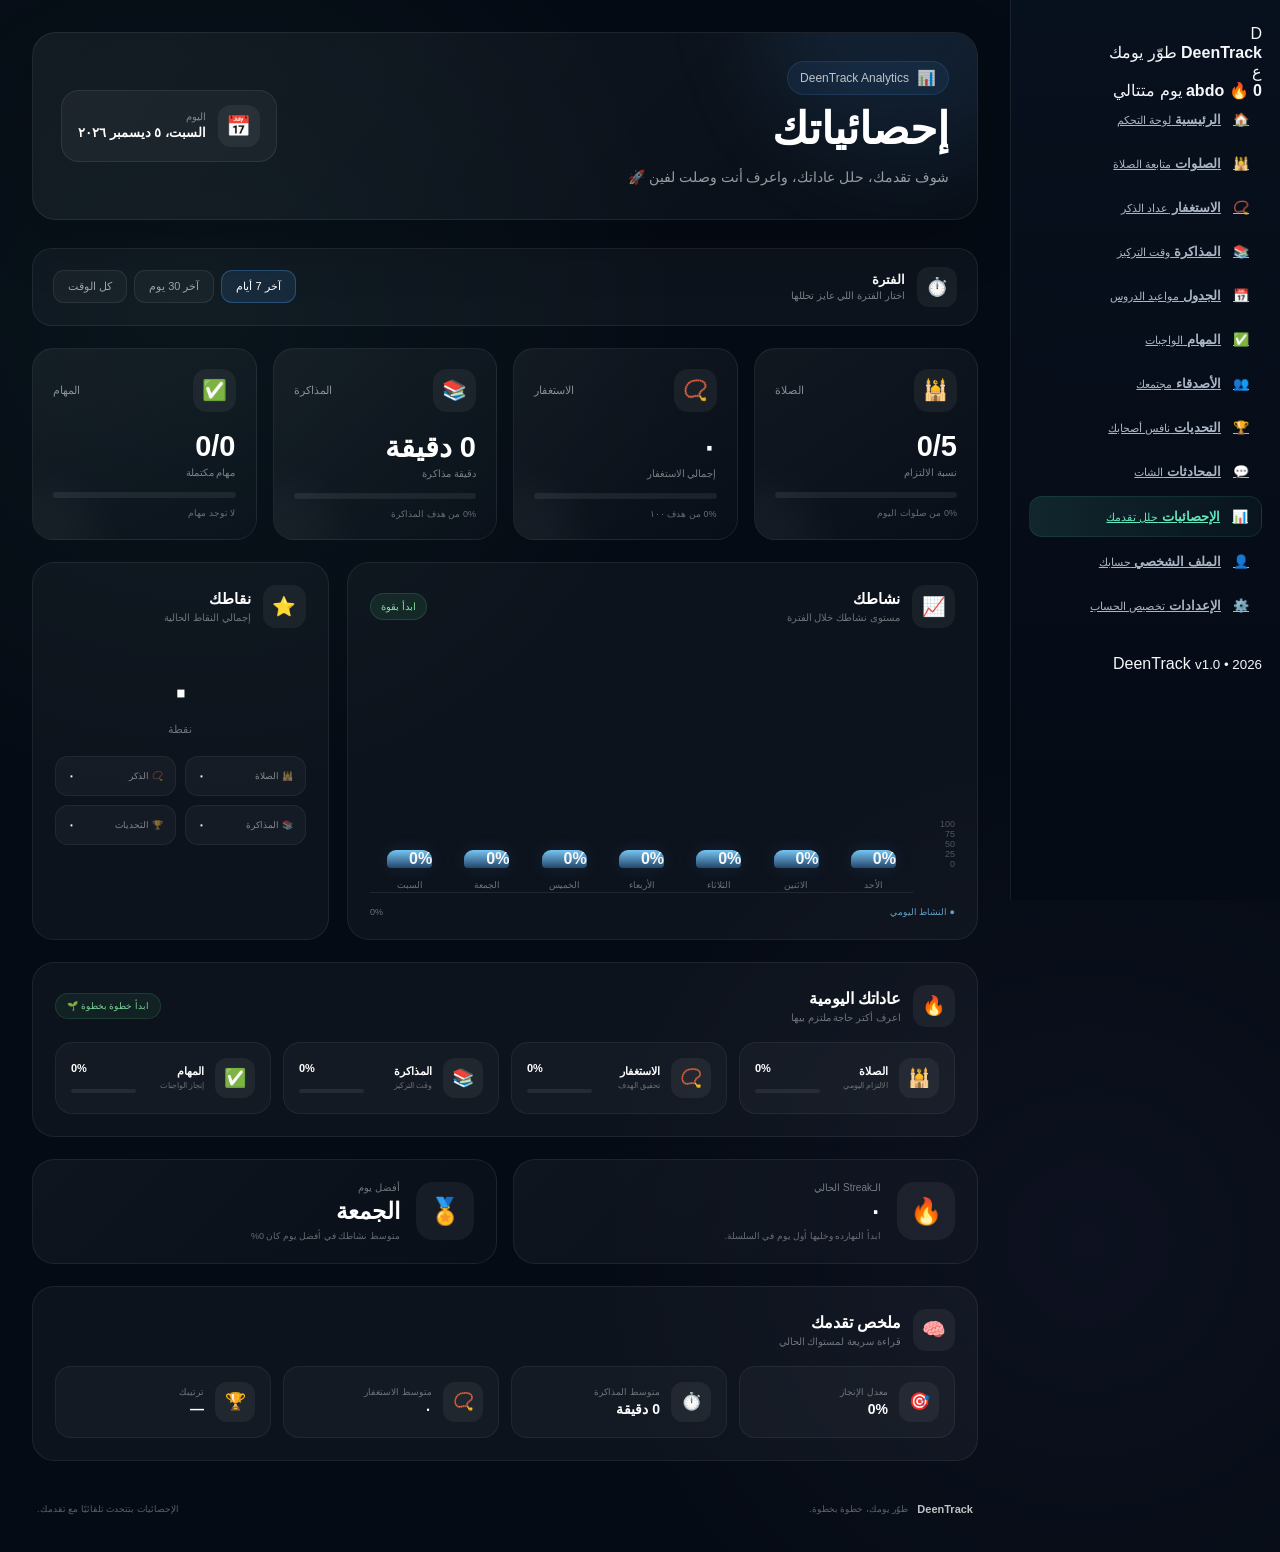
<file: statistics.html>
<!DOCTYPE html>
<html lang="ar" dir="rtl">

<head>

    <meta charset="UTF-8">

    <meta
        name="viewport"
        content="width=device-width, initial-scale=1.0"
    >

    <meta
        name="theme-color"
        content="#08111f"
    >

    <title>DeenTrack | الإحصائيات</title>

    <!-- GLOBAL -->
    <link rel="stylesheet" href="variables.css">
    <link rel="stylesheet" href="global.css">
    <link rel="stylesheet" href="dashboard.css">

    <!-- STATISTICS -->
    <link rel="stylesheet" href="statistics.css">

</head>


<body>

<div class="app-layout">


    <!-- =========================================
         SIDEBAR
    ========================================== -->

    <aside class="sidebar" id="sidebar">


        <!-- BRAND -->

        <div class="sidebar-brand">

            <div class="brand-logo">
                D
            </div>

            <div>

                <strong>
                    DeenTrack
                </strong>

                <span>
                    طوّر يومك
                </span>

            </div>

        </div>


        <!-- USER -->

        <div class="sidebar-user">

            <div class="sidebar-avatar">
                ع
            </div>

            <div class="sidebar-user-info">

                <strong id="sidebarUserName">
                    abdo
                </strong>

                <span>
                    🔥
                    <b id="sidebarStreak">
                        0
                    </b>
                    يوم متتالي
                </span>

            </div>

        </div>


        <!-- NAVIGATION -->

        <nav class="sidebar-nav">


            <a
                href="index.html"
                class="nav-item"
            >

                <span>🏠</span>

                <div>

                    <strong>
                        الرئيسية
                    </strong>

                    <small>
                        لوحة التحكم
                    </small>

                </div>

            </a>


            <a
                href="prayer.html"
                class="nav-item"
            >

                <span>🕌</span>

                <div>

                    <strong>
                        الصلوات
                    </strong>

                    <small>
                        متابعة الصلاة
                    </small>

                </div>

            </a>


            <a
                href="dhikr.html"
                class="nav-item"
            >

                <span>📿</span>

                <div>

                    <strong>
                        الاستغفار
                    </strong>

                    <small>
                        عداد الذكر
                    </small>

                </div>

            </a>


            <a
                href="study.html"
                class="nav-item"
            >

                <span>📚</span>

                <div>

                    <strong>
                        المذاكرة
                    </strong>

                    <small>
                        وقت التركيز
                    </small>

                </div>

            </a>


            <a
                href="schedule.html"
                class="nav-item"
            >

                <span>📅</span>

                <div>

                    <strong>
                        الجدول
                    </strong>

                    <small>
                        مواعيد الدروس
                    </small>

                </div>

            </a>


            <a
                href="tasks.html"
                class="nav-item"
            >

                <span>✅</span>

                <div>

                    <strong>
                        المهام
                    </strong>

                    <small>
                        الواجبات
                    </small>

                </div>

            </a>


            <a
                href="friends.html"
                class="nav-item"
            >

                <span>👥</span>

                <div>

                    <strong>
                        الأصدقاء
                    </strong>

                    <small>
                        مجتمعك
                    </small>

                </div>

            </a>


            <a
                href="challenges.html"
                class="nav-item"
            >

                <span>🏆</span>

                <div>

                    <strong>
                        التحديات
                    </strong>

                    <small>
                        نافس أصحابك
                    </small>

                </div>

            </a>


            <a
                href="messages.html"
                class="nav-item"
            >

                <span>💬</span>

                <div>

                    <strong>
                        المحادثات
                    </strong>

                    <small>
                        الشات
                    </small>

                </div>

            </a>


            <a
                href="statistics.html"
                class="nav-item active"
            >

                <span>📊</span>

                <div>

                    <strong>
                        الإحصائيات
                    </strong>

                    <small>
                        حلل تقدمك
                    </small>

                </div>

            </a>


            <a
                href="profile.html"
                class="nav-item"
            >

                <span>👤</span>

                <div>

                    <strong>
                        الملف الشخصي
                    </strong>

                    <small>
                        حسابك
                    </small>

                </div>

            </a>


            <a
                href="settings.html"
                class="nav-item"
            >

                <span>⚙️</span>

                <div>

                    <strong>
                        الإعدادات
                    </strong>

                    <small>
                        تخصيص الحساب
                    </small>

                </div>

            </a>


        </nav>


        <!-- FOOTER -->

        <div class="sidebar-footer">

            <span>
                DeenTrack
            </span>

            <small>
                v1.0 • 2026
            </small>

        </div>


    </aside>



    <!-- =========================================
         MAIN CONTENT
    ========================================== -->

    <main class="main-content statistics-page">


        <!-- =====================================
             HEADER
        ====================================== -->

        <header class="statistics-header">


            <div class="statistics-header-content">


                <div class="statistics-kicker">

                    <span>
                        📊
                    </span>

                    DeenTrack Analytics

                </div>


                <h1>
                    إحصائياتك
                </h1>


                <p>
                    شوف تقدمك، حلل عاداتك، واعرف أنت وصلت لفين 🚀
                </p>


            </div>


            <div class="statistics-header-side">

                <div class="today-date-card">

                    <span>
                        📅
                    </span>

                    <div>

                        <small>
                            اليوم
                        </small>

                        <strong id="currentDate">
                            --
                        </strong>

                    </div>

                </div>

            </div>


        </header>



        <!-- =====================================
             PERIOD FILTER
        ====================================== -->

        <section class="statistics-period">


            <div class="period-title">

                <span>
                    ⏱️
                </span>

                <div>

                    <strong>
                        الفترة
                    </strong>

                    <small>
                        اختار الفترة اللي عايز تحللها
                    </small>

                </div>

            </div>


            <div class="period-buttons">


                <button
                    type="button"
                    class="period-btn active"
                    data-period="week"
                >
                    آخر 7 أيام
                </button>


                <button
                    type="button"
                    class="period-btn"
                    data-period="month"
                >
                    آخر 30 يوم
                </button>


                <button
                    type="button"
                    class="period-btn"
                    data-period="all"
                >
                    كل الوقت
                </button>


            </div>


        </section>



        <!-- =====================================
             OVERVIEW CARDS
        ====================================== -->

        <section class="statistics-overview">


            <!-- PRAYER -->

            <article class="overview-card prayer-overview">

                <div class="overview-card-top">

                    <div class="overview-icon">
                        🕌
                    </div>

                    <span class="overview-label">
                        الصلاة
                    </span>

                </div>


                <strong
                    class="overview-number"
                    id="prayerStat"
                >
                    0%
                </strong>


                <p>
                    نسبة الالتزام
                </p>


                <div class="overview-progress">

                    <div
                        id="prayerProgress"
                        class="overview-progress-fill"
                    ></div>

                </div>


                <span
                    class="overview-extra"
                    id="prayerExtra"
                >
                    0 من 5 صلوات اليوم
                </span>

            </article>



            <!-- DHIKR -->

            <article class="overview-card dhikr-overview">

                <div class="overview-card-top">

                    <div class="overview-icon">
                        📿
                    </div>

                    <span class="overview-label">
                        الاستغفار
                    </span>

                </div>


                <strong
                    class="overview-number"
                    id="dhikrStat"
                >
                    0
                </strong>


                <p>
                    إجمالي الاستغفار
                </p>


                <div class="overview-progress">

                    <div
                        id="dhikrProgress"
                        class="overview-progress-fill"
                    ></div>

                </div>


                <span
                    class="overview-extra"
                    id="dhikrExtra"
                >
                    الهدف اليومي 100
                </span>

            </article>



            <!-- STUDY -->

            <article class="overview-card study-overview">

                <div class="overview-card-top">

                    <div class="overview-icon">
                        📚
                    </div>

                    <span class="overview-label">
                        المذاكرة
                    </span>

                </div>


                <strong
                    class="overview-number"
                    id="studyStat"
                >
                    0
                </strong>


                <p>
                    دقيقة مذاكرة
                </p>


                <div class="overview-progress">

                    <div
                        id="studyProgress"
                        class="overview-progress-fill"
                    ></div>

                </div>


                <span
                    class="overview-extra"
                    id="studyExtra"
                >
                    وقت التركيز
                </span>

            </article>



            <!-- TASKS -->

            <article class="overview-card tasks-overview">

                <div class="overview-card-top">

                    <div class="overview-icon">
                        ✅
                    </div>

                    <span class="overview-label">
                        المهام
                    </span>

                </div>


                <strong
                    class="overview-number"
                    id="tasksStat"
                >
                    0
                </strong>


                <p>
                    مهام مكتملة
                </p>


                <div class="overview-progress">

                    <div
                        id="tasksProgress"
                        class="overview-progress-fill"
                    ></div>

                </div>


                <span
                    class="overview-extra"
                    id="tasksExtra"
                >
                    0 من 0
                </span>

            </article>


        </section>



        <!-- =====================================
             MAIN ANALYTICS GRID
        ====================================== -->

        <section class="analytics-grid">


            <!-- =================================
                 ACTIVITY CHART
            ================================== -->

            <article class="analytics-card activity-card">


                <div class="analytics-card-header">


                    <div>

                        <span class="analytics-icon">
                            📈
                        </span>

                        <div>

                            <h2>
                                نشاطك
                            </h2>

                            <p>
                                مستوى نشاطك خلال الفترة
                            </p>

                        </div>

                    </div>


                    <span
                        class="analytics-badge"
                        id="activityBadge"
                    >
                        جيد
                    </span>


                </div>


                <div class="activity-chart">

                    <div class="chart-y-axis">

                        <span>
                            100
                        </span>

                        <span>
                            75
                        </span>

                        <span>
                            50
                        </span>

                        <span>
                            25
                        </span>

                        <span>
                            0
                        </span>

                    </div>


                    <div
                        class="chart-area"
                        id="activityChart"
                    >

                        <!-- JS -->

                    </div>

                </div>


                <div class="chart-legend">

                    <span>
                        ● النشاط اليومي
                    </span>

                    <span id="activityAverage">
                        متوسط النشاط: 0%
                    </span>

                </div>


            </article>



            <!-- =================================
                 SCORE CARD
            ================================== -->

            <article class="analytics-card score-card">


                <div class="analytics-card-header">


                    <div>

                        <span class="analytics-icon">
                            ⭐
                        </span>

                        <div>

                            <h2>
                                نقاطك
                            </h2>

                            <p>
                                إجمالي النقاط الحالية
                            </p>

                        </div>

                    </div>


                </div>


                <div class="score-main">

                    <strong id="totalPoints">
                        0
                    </strong>

                    <span>
                        نقطة
                    </span>

                </div>


                <div class="score-breakdown">


                    <div>

                        <span>
                            🕌 الصلاة
                        </span>

                        <strong id="prayerPoints">
                            0
                        </strong>

                    </div>


                    <div>

                        <span>
                            📿 الذكر
                        </span>

                        <strong id="dhikrPoints">
                            0
                        </strong>

                    </div>


                    <div>

                        <span>
                            📚 المذاكرة
                        </span>

                        <strong id="studyPoints">
                            0
                        </strong>

                    </div>


                    <div>

                        <span>
                            🏆 التحديات
                        </span>

                        <strong id="challengePoints">
                            0
                        </strong>

                    </div>


                </div>


            </article>



        </section>











        <!-- =====================================
     HABITS
====================================== -->

<section class="habits-section">

    <div class="section-heading">

        <div>

            <span class="section-heading-icon">
                🔥
            </span>

            <div>

                <h2>
                    عاداتك اليومية
                </h2>

                <p>
                    اعرف أكتر حاجة ملتزم بيها
                </p>

            </div>

        </div>

        <span
            class="section-heading-status"
            id="habitStatus"
        >
            ممتاز
        </span>

    </div>


    <div class="habits-grid">


        <!-- PRAYER HABIT -->

        <div class="habit-card">

            <div class="habit-icon">
                🕌
            </div>

            <div class="habit-info">

                <strong>
                    الصلاة
                </strong>

                <span>
                    الالتزام اليومي
                </span>

            </div>


            <div class="habit-value">

                <strong id="habitPrayer">
                    0%
                </strong>

                <div class="mini-progress">

                    <div
                        id="habitPrayerProgress"
                    ></div>

                </div>

            </div>

        </div>



        <!-- DHIKR HABIT -->

        <div class="habit-card">

            <div class="habit-icon">
                📿
            </div>

            <div class="habit-info">

                <strong>
                    الاستغفار
                </strong>

                <span>
                    تحقيق الهدف
                </span>

            </div>


            <div class="habit-value">

                <strong id="habitDhikr">
                    0%
                </strong>

                <div class="mini-progress">

                    <div
                        id="habitDhikrProgress"
                    ></div>

                </div>

            </div>

        </div>



        <!-- STUDY HABIT -->

        <div class="habit-card">

            <div class="habit-icon">
                📚
            </div>

            <div class="habit-info">

                <strong>
                    المذاكرة
                </strong>

                <span>
                    وقت التركيز
                </span>

            </div>


            <div class="habit-value">

                <strong id="habitStudy">
                    0%
                </strong>

                <div class="mini-progress">

                    <div
                        id="habitStudyProgress"
                    ></div>

                </div>

            </div>

        </div>



        <!-- TASKS HABIT -->

        <div class="habit-card">

            <div class="habit-icon">
                ✅
            </div>

            <div class="habit-info">

                <strong>
                    المهام
                </strong>

                <span>
                    إنجاز الواجبات
                </span>

            </div>


            <div class="habit-value">

                <strong id="habitTasks">
                    0%
                </strong>

                <div class="mini-progress">

                    <div
                        id="habitTasksProgress"
                    ></div>

                </div>

            </div>

        </div>


    </div>

</section>



<!-- =====================================
     STREAK + BEST DAY
====================================== -->

<section class="insight-grid">


    <!-- STREAK -->

    <article class="insight-card streak-insight">


        <div class="insight-icon">
            🔥
        </div>


        <div class="insight-content">

            <span>
                الـStreak الحالي
            </span>

            <strong id="currentStreak">
                0 يوم
            </strong>

            <p id="streakMessage">
                ابدأ نشاطك النهارده وحافظ على السلسلة.
            </p>

        </div>


    </article>



    <!-- BEST DAY -->

    <article class="insight-card best-day-insight">


        <div class="insight-icon">
            🏅
        </div>


        <div class="insight-content">

            <span>
                أفضل يوم
            </span>

            <strong id="bestDay">
                --
            </strong>

            <p id="bestDayMessage">
                سجّل نشاطك عشان نحدد أفضل يوم ليك.
            </p>

        </div>


    </article>


</section>



<!-- =====================================
     WEEKLY SUMMARY
====================================== -->

<section class="summary-section">


    <div class="section-heading">


        <div>

            <span class="section-heading-icon">
                🧠
            </span>

            <div>

                <h2>
                    ملخص تقدمك
                </h2>

                <p>
                    قراءة سريعة لمستواك الحالي
                </p>

            </div>

        </div>


    </div>



    <div class="summary-grid">


        <!-- COMPLETION -->

        <div class="summary-item">

            <span class="summary-item-icon">
                🎯
            </span>

            <div>

                <span>
                    معدل الإنجاز
                </span>

                <strong id="completionRate">
                    0%
                </strong>

            </div>

        </div>



        <!-- STUDY AVERAGE -->

        <div class="summary-item">

            <span class="summary-item-icon">
                ⏱️
            </span>

            <div>

                <span>
                    متوسط المذاكرة
                </span>

                <strong id="averageStudy">
                    0 دقيقة
                </strong>

            </div>

        </div>



        <!-- DHIKR AVERAGE -->

        <div class="summary-item">

            <span class="summary-item-icon">
                📿
            </span>

            <div>

                <span>
                    متوسط الاستغفار
                </span>

                <strong id="averageDhikr">
                    0
                </strong>

            </div>

        </div>



        <!-- RANK -->

        <div class="summary-item">

            <span class="summary-item-icon">
                🏆
            </span>

            <div>

                <span>
                    ترتيبك
                </span>

                <strong id="userRank">
                    #--
                </strong>

            </div>

        </div>


    </div>


</section>



<!-- =====================================
     FOOTER
====================================== -->

<footer class="statistics-footer">

    <div>

        <strong>
            DeenTrack
        </strong>

        <span>
            طوّر يومك، خطوة بخطوة.
        </span>

    </div>


    <small>
        الإحصائيات بتتحدث تلقائيًا مع تقدمك.
    </small>

</footer>


</main>

</div>



<!-- =========================================
     STATISTICS JS
========================================== -->

<script src="statistics.js"></script>


</body>

</html>
</file>
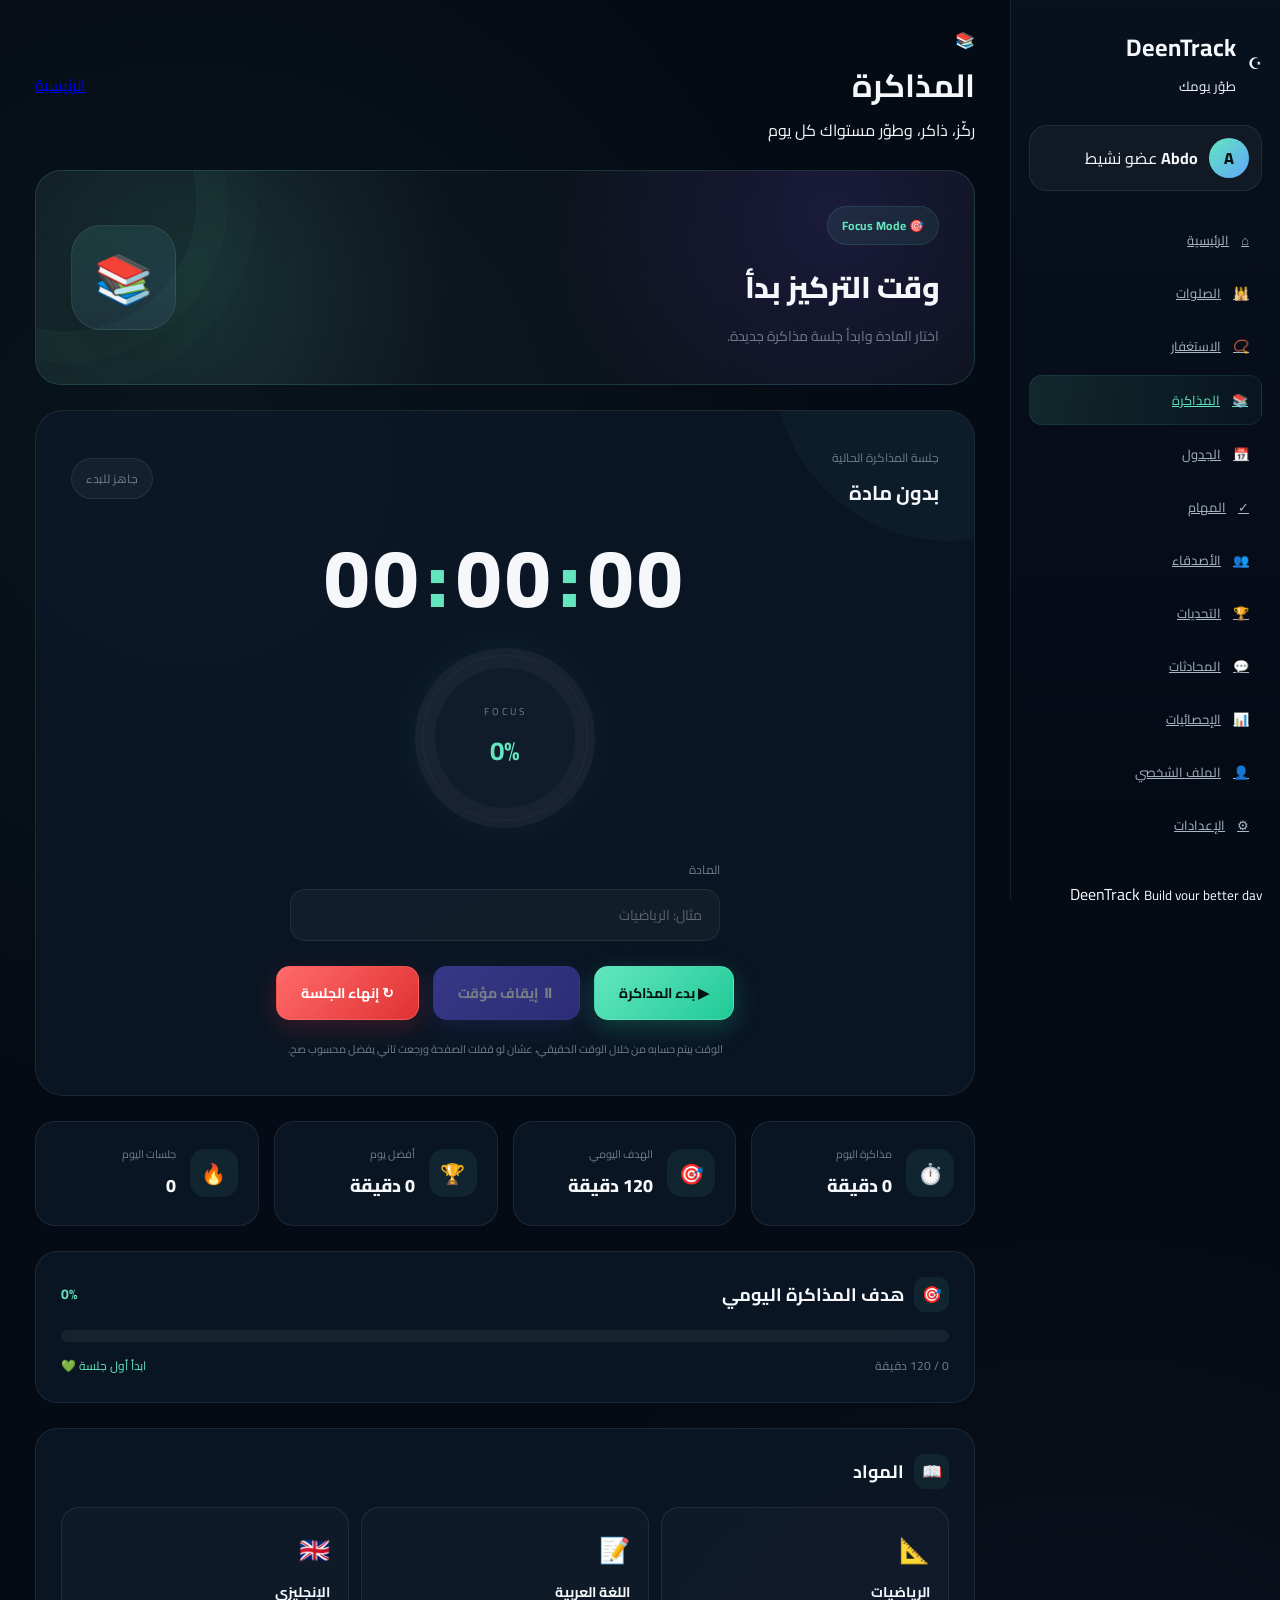
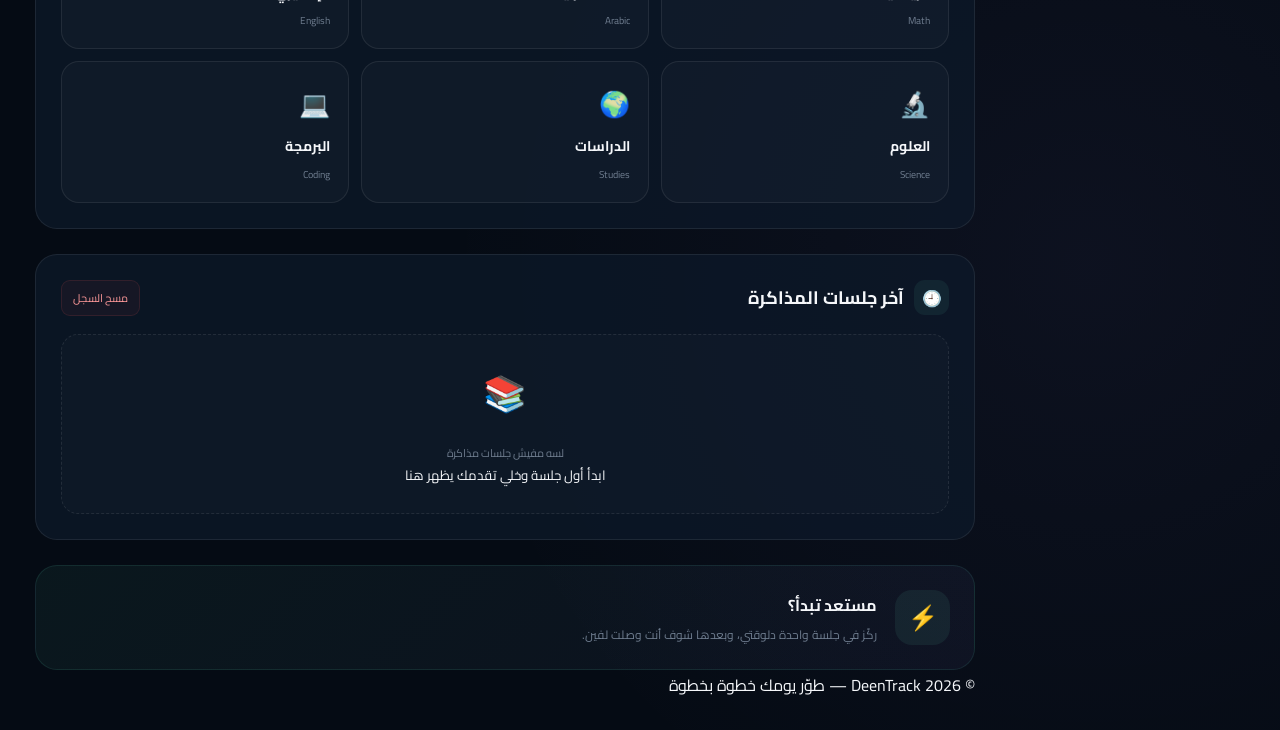
<file: study.html>
<!DOCTYPE html>
<html lang="ar" dir="rtl">

<head>
    <meta charset="UTF-8">

    <meta
        name="viewport"
        content="width=device-width, initial-scale=1.0"
    >

    <title>DeenTrack | المذاكرة</title>

    <!-- Google Font -->
    <link rel="preconnect" href="https://fonts.googleapis.com">
    <link
        rel="preconnect"
        href="https://fonts.gstatic.com"
        crossorigin
    >

    <link
        href="https://fonts.googleapis.com/css2?family=Cairo:wght@400;500;600;700;800&display=swap"
        rel="stylesheet"
    >

    <!-- Main CSS -->
    <link rel="stylesheet" href="variables.css">
    <link rel="stylesheet" href="global.css">
    <link rel="stylesheet" href="dashboard.css">

    <!-- Study CSS -->
    <link rel="stylesheet" href="study.css">

</head>


<body>

<div class="app-container">

    <!-- =========================
         SIDEBAR
    ========================== -->

    <aside class="sidebar" id="sidebar">

        <div class="brand">

            <div class="brand-logo">
                <span>☪</span>
            </div>

            <div>
                <h2>DeenTrack</h2>
                <small>طوّر يومك</small>
            </div>

        </div>


        <!-- USER -->

        <div class="user-mini-card">

            <div class="user-avatar">
                A
            </div>

            <div class="user-mini-info">

                <strong>Abdo</strong>

                <span>
                    عضو نشيط
                </span>

            </div>

        </div>


        <!-- NAVIGATION -->

        <nav class="sidebar-nav">

            <a
                href="index.html"
                class="nav-item"
            >
                <span>⌂</span>
                <label>الرئيسية</label>
            </a>


            <a
                href="prayer.html"
                class="nav-item"
            >
                <span>🕌</span>
                <label>الصلوات</label>
            </a>


            <a
                href="dhikr.html"
                class="nav-item"
            >
                <span>📿</span>
                <label>الاستغفار</label>
            </a>


            <a
                href="study.html"
                class="nav-item active"
            >
                <span>📚</span>
                <label>المذاكرة</label>
            </a>


            <a
                href="schedule.html"
                class="nav-item"
            >
                <span>📅</span>
                <label>الجدول</label>
            </a>


            <a
                href="tasks.html"
                class="nav-item"
            >
                <span>✓</span>
                <label>المهام</label>
            </a>


            <a
                href="friends.html"
                class="nav-item"
            >
                <span>👥</span>
                <label>الأصدقاء</label>
            </a>


            <a
                href="challenges.html"
                class="nav-item"
            >
                <span>🏆</span>
                <label>التحديات</label>
            </a>


            <a
                href="messages.html"
                class="nav-item"
            >
                <span>💬</span>
                <label>المحادثات</label>
            </a>


            <a
                href="statistics.html"
                class="nav-item"
            >
                <span>📊</span>
                <label>الإحصائيات</label>
            </a>


            <a
                href="profile.html"
                class="nav-item"
            >
                <span>👤</span>
                <label>الملف الشخصي</label>
            </a>


            <a
                href="settings.html"
                class="nav-item"
            >
                <span>⚙</span>
                <label>الإعدادات</label>
            </a>

        </nav>


        <!-- SIDEBAR FOOTER -->

        <div class="sidebar-footer">

            <span>
                DeenTrack
            </span>

            <small>
                Build your better day
            </small>

        </div>

    </aside>



    <!-- =========================
         MAIN CONTENT
    ========================== -->

    <main class="main-content">


        <!-- HEADER -->

        <header class="top-header">

            <div class="header-title">

                <span class="page-icon">
                    📚
                </span>

                <div>

                    <h1>
                        المذاكرة
                    </h1>

                    <p>
                        ركّز، ذاكر، وطوّر مستواك كل يوم
                    </p>

                </div>

            </div>


            <a
                href="index.html"
                class="back-home"
            >
                الرئيسية
            </a>

        </header>



        <!-- =========================
             STUDY HERO
        ========================== -->

        <section class="study-hero">

            <div class="study-hero-content">

                <span class="study-badge">
                    🎯 Focus Mode
                </span>

                <h2>
                    وقت التركيز بدأ
                </h2>

                <p>
                    اختار المادة وابدأ جلسة مذاكرة جديدة.
                </p>

            </div>


            <div class="study-hero-icon">
                📚
            </div>

        </section>



        <!-- =========================
             STUDY TIMER
        ========================== -->

        <section class="study-timer-card">

            <div class="timer-top">

                <div>

                    <span class="small-label">
                        جلسة المذاكرة الحالية
                    </span>

                    <h2 id="currentSubject">
                        بدون مادة
                    </h2>

                </div>


                <div
                    class="timer-status"
                    id="timerStatus"
                >
                    جاهز للبدء
                </div>

            </div>


            <!-- TIMER -->

            <div class="timer-display">

                <span id="hours">00</span>

                <b>:</b>

                <span id="minutes">00</span>

                <b>:</b>

                <span id="seconds">00</span>

            </div>


            <!-- TIMER CIRCLE -->

            <div
                class="timer-circle"
                id="timerCircle"
            >

                <div class="timer-circle-inner">

                    <span>
                        FOCUS
                    </span>

                    <strong id="timerPercent">
                        0%
                    </strong>

                </div>

            </div>


            <!-- SUBJECT -->

            <div class="subject-box">

                <label for="subjectInput">
                    المادة
                </label>

                <input
                    type="text"
                    id="subjectInput"
                    placeholder="مثال: الرياضيات"
                    maxlength="40"
                    autocomplete="off"
                >

            </div>


            <!-- CONTROLS -->

            <div class="timer-controls">

                <button
                    type="button"
                    id="startStudy"
                >
                    ▶ بدء المذاكرة
                </button>


                <button
                    type="button"
                    id="pauseStudy"
                >
                    ⏸ إيقاف مؤقت
                </button>


                <button
                    type="button"
                    id="resetStudy"
                >
                    ↻ إنهاء الجلسة
                </button>

            </div>


            <p class="timer-note">

                الوقت بيتم حسابه من خلال الوقت الحقيقي،
                عشان لو قفلت الصفحة ورجعت تاني يفضل محسوب صح.

            </p>

        </section>



        <!-- =========================
             TODAY STATS
        ========================== -->

        <section class="study-stats-grid">


            <div class="study-stat-card">

                <div class="study-stat-icon">
                    ⏱️
                </div>

                <div>

                    <span>
                        مذاكرة اليوم
                    </span>

                    <strong id="todayStudy">
                        0 دقيقة
                    </strong>

                </div>

            </div>



            <div class="study-stat-card">

                <div class="study-stat-icon">
                    🎯
                </div>

                <div>

                    <span>
                        الهدف اليومي
                    </span>

                    <strong id="dailyGoal">
                        120 دقيقة
                    </strong>

                </div>

            </div>



            <div class="study-stat-card">

                <div class="study-stat-icon">
                    🏆
                </div>

                <div>

                    <span>
                        أفضل يوم
                    </span>

                    <strong id="bestStudyDay">
                        0 دقيقة
                    </strong>

                </div>

            </div>



            <div class="study-stat-card">

                <div class="study-stat-icon">
                    🔥
                </div>

                <div>

                    <span>
                        جلسات اليوم
                    </span>

                    <strong id="todaySessions">
                        0
                    </strong>

                </div>

            </div>

        </section>



        <!-- =========================
             DAILY GOAL
        ========================== -->

        <section class="study-goal-card">

            <div class="study-section-heading">

                <div>

                    <span>
                        🎯
                    </span>

                    <h2>
                        هدف المذاكرة اليومي
                    </h2>

                </div>

                <strong id="goalPercentage">
                    0%
                </strong>

            </div>


            <div class="study-progress">

                <div
                    class="study-progress-fill"
                    id="studyProgressFill"
                ></div>

            </div>


            <div class="study-goal-footer">

                <span id="goalMinutes">
                    0 / 120 دقيقة
                </span>

                <span id="goalMessage">
                    ابدأ أول جلسة 💚
                </span>

            </div>

        </section>



        <!-- =========================
             SUBJECT QUICK SELECT
        ========================== -->

        <section class="subjects-section">

            <div class="study-section-heading">

                <div>

                    <span>
                        📖
                    </span>

                    <h2>
                        المواد
                    </h2>

                </div>

            </div>


            <div class="subject-grid">


                <button
                    type="button"
                    class="subject-card"
                    data-subject="الرياضيات"
                >

                    <span>
                        📐
                    </span>

                    <strong>
                        الرياضيات
                    </strong>

                    <small>
                        Math
                    </small>

                </button>



                <button
                    type="button"
                    class="subject-card"
                    data-subject="اللغة العربية"
                >

                    <span>
                        📝
                    </span>

                    <strong>
                        اللغة العربية
                    </strong>

                    <small>
                        Arabic
                    </small>

                </button>



                <button
                    type="button"
                    class="subject-card"
                    data-subject="اللغة الإنجليزية"
                >

                    <span>
                        🇬🇧
                    </span>

                    <strong>
                        الإنجليزي
                    </strong>

                    <small>
                        English
                    </small>

                </button>



                <button
                    type="button"
                    class="subject-card"
                    data-subject="العلوم"
                >

                    <span>
                        🔬
                    </span>

                    <strong>
                        العلوم
                    </strong>

                    <small>
                        Science
                    </small>

                </button>



                <button
                    type="button"
                    class="subject-card"
                    data-subject="الدراسات"
                >

                    <span>
                        🌍
                    </span>

                    <strong>
                        الدراسات
                    </strong>

                    <small>
                        Studies
                    </small>

                </button>



                <button
                    type="button"
                    class="subject-card"
                    data-subject="البرمجة"
                >

                    <span>
                        💻
                    </span>

                    <strong>
                        البرمجة
                    </strong>

                    <small>
                        Coding
                    </small>

                </button>

            </div>

        </section>



        <!-- =========================
             RECENT SESSIONS
        ========================== -->

        <section class="sessions-section">

            <div class="study-section-heading">

                <div>

                    <span>
                        🕘
                    </span>

                    <h2>
                        آخر جلسات المذاكرة
                    </h2>

                </div>


                <button
                    type="button"
                    id="clearSessionsBtn"
                    class="clear-sessions"
                >
                    مسح السجل
                </button>

            </div>


            <div
                class="sessions-list"
                id="sessionsList"
            >

                <div class="empty-sessions">

                    <span>
                        📚
                    </span>

                    <strong>
                        مفيش جلسات لسه
                    </strong>

                    <p>
                        ابدأ أول جلسة مذاكرة وهتظهر هنا.
                    </p>

                </div>

            </div>

        </section>



        <!-- =========================
             MOTIVATION
        ========================== -->

        <section class="study-motivation">

            <div class="motivation-symbol">
                ⚡
            </div>

            <div>

                <h3 id="studyMotivationTitle">
                    مستعد تبدأ؟
                </h3>

                <p id="studyMotivationText">
                    ركّز في جلسة واحدة دلوقتي،
                    وبعدها شوف أنت وصلت لفين.
                </p>

            </div>

        </section>



        <!-- FOOTER -->

        <footer class="page-footer">

            <p>
                © 2026 DeenTrack — طوّر يومك خطوة بخطوة
            </p>

        </footer>

    </main>

</div>



<!-- TOAST -->

<div
    class="toast-container"
    id="toastContainer"
></div>



<!-- STUDY JS -->

<script src="study.js"></script>

</body>

</html>
</file>
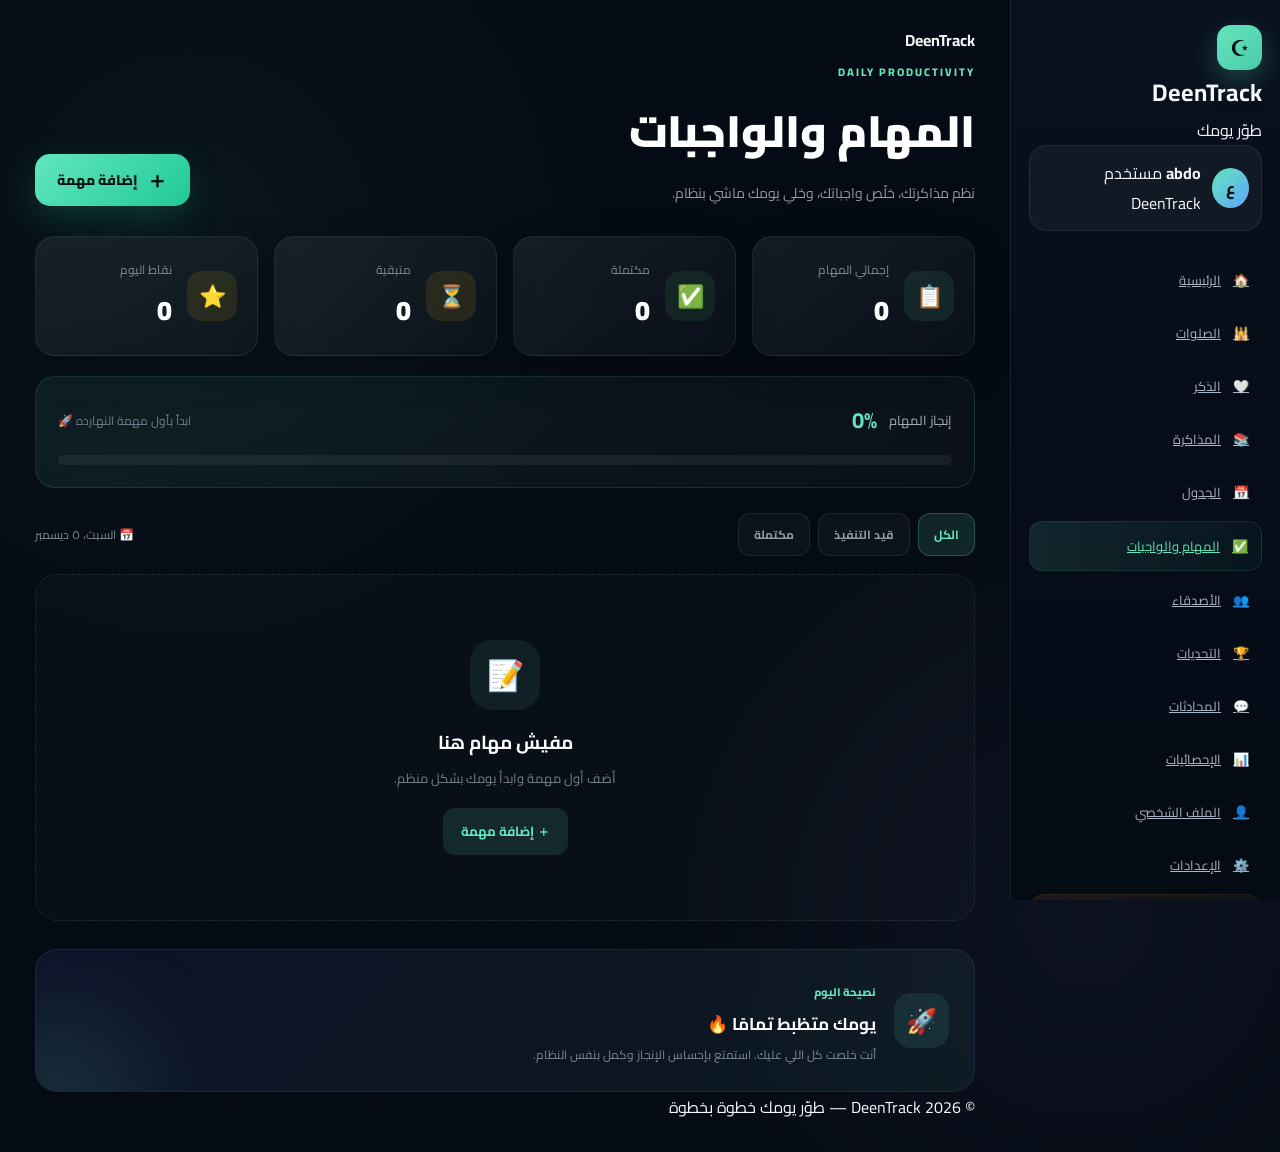
<file: tasks.html>
<!DOCTYPE html>
<html lang="ar" dir="rtl">

<head>

    <meta charset="UTF-8">

    <meta
        name="viewport"
        content="width=device-width, initial-scale=1.0">

    <title>DeenTrack | المهام والواجبات</title>

    <link rel="preconnect" href="https://fonts.googleapis.com">

    <link
        href="https://fonts.googleapis.com/css2?family=Cairo:wght@400;500;600;700;800;900&display=swap"
        rel="stylesheet">

    <link rel="stylesheet" href="variables.css">
    <link rel="stylesheet" href="global.css">
    <link rel="stylesheet" href="dashboard.css">
    <link rel="stylesheet" href="tasks.css">

</head>


<body>

<div class="app-layout">


    <!-- =========================
         SIDEBAR
    ========================= -->

    <aside class="sidebar" id="sidebar">

        <div class="sidebar-brand">

            <div class="brand-icon">
                ☪
            </div>

            <div>
                <h2>DeenTrack</h2>
                <span>طوّر يومك</span>
            </div>

        </div>


        <div class="user-mini-card">

            <div class="user-avatar">
                ع
            </div>

            <div>

                <strong>abdo</strong>

                <span>
                    مستخدم DeenTrack
                </span>

            </div>

        </div>


        <nav class="sidebar-nav">

            <a
                href="index.html"
                class="nav-item">

                <span>🏠</span>
                <span>الرئيسية</span>

            </a>


            <a
                href="prayer.html"
                class="nav-item">

                <span>🕌</span>
                <span>الصلوات</span>

            </a>


            <a
                href="dhikr.html"
                class="nav-item">

                <span>🤍</span>
                <span>الذكر</span>

            </a>


            <a
                href="study.html"
                class="nav-item">

                <span>📚</span>
                <span>المذاكرة</span>

            </a>


            <a
                href="schedule.html"
                class="nav-item">

                <span>📅</span>
                <span>الجدول</span>

            </a>


            <a
                href="tasks.html"
                class="nav-item active">

                <span>✅</span>
                <span>المهام والواجبات</span>

            </a>


            <a
                href="friends.html"
                class="nav-item">

                <span>👥</span>
                <span>الأصدقاء</span>

            </a>


            <a
                href="challenges.html"
                class="nav-item">

                <span>🏆</span>
                <span>التحديات</span>

            </a>


            <a
                href="messages.html"
                class="nav-item">

                <span>💬</span>
                <span>المحادثات</span>

            </a>


            <a
                href="statistics.html"
                class="nav-item">

                <span>📊</span>
                <span>الإحصائيات</span>

            </a>


            <a
                href="profile.html"
                class="nav-item">

                <span>👤</span>
                <span>الملف الشخصي</span>

            </a>


            <a
                href="settings.html"
                class="nav-item">

                <span>⚙️</span>
                <span>الإعدادات</span>

            </a>

        </nav>


        <div class="sidebar-bottom">

            <div class="streak-mini">

                <span>🔥</span>

                <div>

                    <strong id="sidebarStreak">
                        7
                    </strong>

                    <small>
                        يوم متواصل
                    </small>

                </div>

            </div>

        </div>

    </aside>


    <!-- =========================
         MAIN
    ========================= -->

    <main class="main-content">


        <!-- MOBILE HEADER -->

        <header class="mobile-header">

            <button
                id="mobileMenuBtn"
                class="mobile-menu-btn">

                ☰

            </button>

            <strong>
                DeenTrack
            </strong>

        </header>


        <!-- =========================
             PAGE HEADER
        ========================= -->

        <section class="tasks-header">

            <div>

                <span class="tasks-kicker">
                    DAILY PRODUCTIVITY
                </span>

                <h1>
                    المهام والواجبات
                </h1>

                <p>
                    نظم مذاكرتك، خلّص واجباتك،
                    وخلي يومك ماشي بنظام.
                </p>

            </div>


            <button
                type="button"
                id="addTaskBtn"
                class="add-task-btn">

                <span>＋</span>

                إضافة مهمة

            </button>

        </section>


        <!-- =========================
             STATS
        ========================= -->

        <section class="tasks-stats">

            <div class="task-stat-card">

                <div class="task-stat-icon">
                    📋
                </div>

                <div>

                    <span>
                        إجمالي المهام
                    </span>

                    <strong id="totalTaskCount">
                        0
                    </strong>

                </div>

            </div>


            <div class="task-stat-card">

                <div class="task-stat-icon completed-icon">
                    ✅
                </div>

                <div>

                    <span>
                        مكتملة
                    </span>

                    <strong id="completedTaskCount">
                        0
                    </strong>

                </div>

            </div>


            <div class="task-stat-card">

                <div class="task-stat-icon pending-icon">
                    ⏳
                </div>

                <div>

                    <span>
                        متبقية
                    </span>

                    <strong id="pendingTaskCount">
                        0
                    </strong>

                </div>

            </div>


            <div class="task-stat-card">

                <div class="task-stat-icon points-icon">
                    ⭐
                </div>

                <div>

                    <span>
                        نقاط اليوم
                    </span>

                    <strong id="taskPointsCount">
                        0
                    </strong>

                </div>

            </div>

        </section>


        <!-- =========================
             PROGRESS
        ========================= -->

        <section class="tasks-progress-card">

            <div class="progress-top">

                <div>

                    <span>
                        إنجاز المهام
                    </span>

                    <strong id="taskProgressText">
                        0%
                    </strong>

                </div>

                <span id="taskProgressMessage">
                    ابدأ بأول مهمة النهارده 🚀
                </span>

            </div>


            <div class="task-progress-track">

                <div
                    id="taskProgressFill"
                    class="task-progress-fill">
                </div>

            </div>

        </section>


        <!-- =========================
             FILTERS
        ========================= -->

        <section class="tasks-toolbar">

            <div class="task-filters">

                <button
                    type="button"
                    class="filter-btn active"
                    data-filter="all">

                    الكل

                </button>


                <button
                    type="button"
                    class="filter-btn"
                    data-filter="pending">

                    قيد التنفيذ

                </button>


                <button
                    type="button"
                    class="filter-btn"
                    data-filter="completed">

                    مكتملة

                </button>

            </div>


            <div class="task-date">

                📅

                <span id="todayDate">
                    اليوم
                </span>

            </div>

        </section>


        <!-- =========================
             TASK LIST
        ========================= -->

        <section class="tasks-section">

            <div
                id="tasksList"
                class="tasks-list">

                <!-- JS -->

            </div>


            <div
                id="emptyTasks"
                class="empty-tasks">

                <div class="empty-task-icon">
                    📝
                </div>

                <h3>
                    مفيش مهام هنا
                </h3>

                <p>
                    أضف أول مهمة وابدأ يومك بشكل منظم.
                </p>

                <button
                    type="button"
                    id="emptyAddTask">

                    ＋ إضافة مهمة

                </button>

            </div>

        </section>


        <!-- =========================
             MOTIVATION
        ========================= -->

        <section class="task-motivation">

            <div class="motivation-glow"></div>

            <div class="motivation-icon">
                🚀
            </div>

            <div>

                <span>
                    نصيحة اليوم
                </span>

                <h2 id="motivationTitle">
                    مهمة واحدة في كل مرة
                </h2>

                <p id="motivationText">
                    متبصش لكل اللي وراك مرة واحدة.
                    خلّص خطوة، وبعدها اللي بعدها.
                </p>

            </div>

        </section>


        <!-- =========================
             MODAL
        ========================= -->

        <div
            class="task-modal"
            id="taskModal">

            <div
                class="task-modal-overlay"
                id="taskModalOverlay">
            </div>


            <div class="task-modal-box">

                <div class="task-modal-header">

                    <div>

                        <span>📝</span>

                        <div>

                            <h2>
                                إضافة مهمة جديدة
                            </h2>

                            <p>
                                اكتب تفاصيل المهمة بتاعتك
                            </p>

                        </div>

                    </div>


                    <button
                        type="button"
                        id="closeTaskModal"
                        class="close-task-modal">

                        ×

                    </button>

                </div>


                <form id="taskForm">

                    <div class="form-group">

                        <label for="taskTitle">
                            اسم المهمة
                        </label>

                        <input
                            type="text"
                            id="taskTitle"
                            maxlength="80"
                            placeholder="مثال: حل واجب الرياضيات"
                            required>

                    </div>


                    <div class="form-group">

                        <label for="taskSubject">
                            المادة
                            <span>اختياري</span>
                        </label>

                        <input
                            type="text"
                            id="taskSubject"
                            maxlength="40"
                            placeholder="مثال: الرياضيات">

                    </div>


                    <div class="form-row">

                        <div class="form-group">

                            <label for="taskDate">
                                التاريخ
                            </label>

                            <input
                                type="date"
                                id="taskDate"
                                required>

                        </div>


                        <div class="form-group">

                            <label for="taskPriority">
                                الأولوية
                            </label>

                            <select id="taskPriority">

                                <option value="normal">
                                    عادية
                                </option>

                                <option value="high">
                                    مهمة
                                </option>

                                <option value="urgent">
                                    عاجلة
                                </option>

                            </select>

                        </div>

                    </div>


                    <div class="form-group">

                        <label for="taskDescription">
                            تفاصيل
                            <span>اختياري</span>
                        </label>

                        <textarea
                            id="taskDescription"
                            rows="4"
                            maxlength="300"
                            placeholder="اكتب أي تفاصيل أو ملاحظات...">
                        </textarea>

                    </div>


                    <div class="modal-actions">

                        <button
                            type="button"
                            id="cancelTask"
                            class="cancel-task">

                            إلغاء

                        </button>


                        <button
                            type="submit"
                            class="save-task">

                            ✓ حفظ المهمة

                        </button>

                    </div>

                </form>

            </div>

        </div>


        <!-- FOOTER -->

        <footer class="page-footer">

            <p>
                © 2026 DeenTrack — طوّر يومك خطوة بخطوة
            </p>

        </footer>


    </main>

</div>


<!-- TOAST -->

<div
    class="toast-container"
    id="toastContainer">
</div>


<script src="tasks.js"></script>
<script src="user.js"></script>

</body>

</html>
</file>
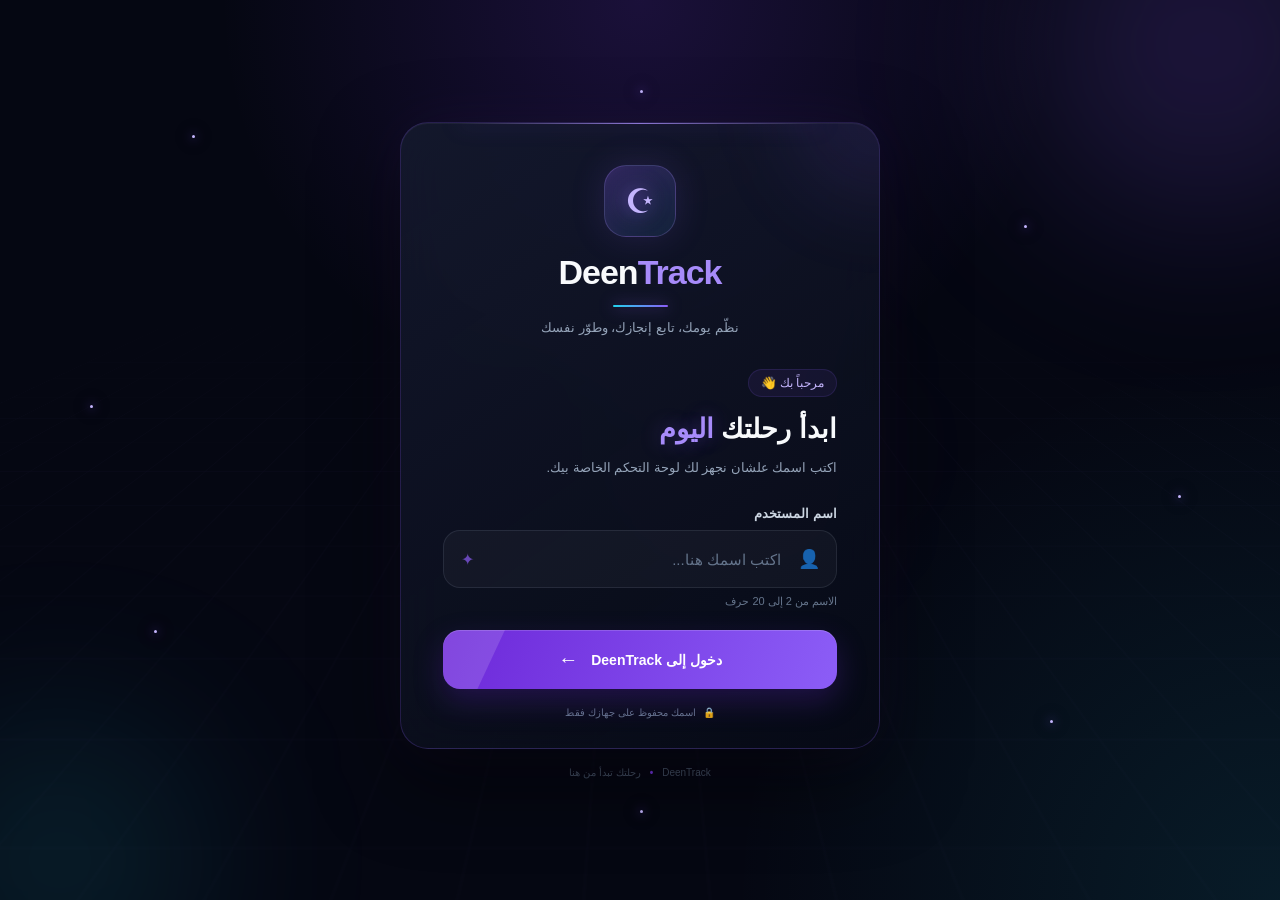
<file: welcome.html>
<!DOCTYPE html>
<html lang="ar" dir="rtl">
<head>
    <meta charset="UTF-8">
    <meta name="viewport" content="width=device-width, initial-scale=1.0">

    <title>DeenTrack | أهلاً بك</title>

    <link rel="stylesheet" href="welcome.css">
</head>

<body>

    <!-- Background -->
    <div class="background">
        <div class="glow glow-1"></div>
        <div class="glow glow-2"></div>
        <div class="glow glow-3"></div>

        <div class="grid"></div>

        <div class="particles">
            <span></span>
            <span></span>
            <span></span>
            <span></span>
            <span></span>
            <span></span>
            <span></span>
            <span></span>
        </div>
    </div>


    <!-- Main -->
    <main class="welcome-container">

        <section class="welcome-card">

            <div class="logo-area">

                <div class="logo-icon">
                    <span>☪</span>
                </div>

                <h1>Deen<span>Track</span></h1>

                <div class="logo-line"></div>

                <p class="subtitle">
                    نظّم يومك، تابع إنجازك، وطوّر نفسك
                </p>

            </div>


            <div class="welcome-text">

                <span class="small-title">
                    مرحباً بك 👋
                </span>

                <h2>
                    ابدأ رحلتك
                    <strong>اليوم</strong>
                </h2>

                <p>
                    اكتب اسمك علشان نجهز لك لوحة التحكم الخاصة بيك.
                </p>

            </div>


            <!-- Username -->
            <div class="input-area">

                <label for="username">
                    اسم المستخدم
                </label>

                <div class="input-box">

                    <span class="input-icon">
                        👤
                    </span>

                    <input
                        type="text"
                        id="username"
                        placeholder="اكتب اسمك هنا..."
                        maxlength="20"
                        autocomplete="off"
                    >

                    <span class="input-status">
                        ✦
                    </span>

                </div>

                <small id="inputMessage">
                    الاسم من 2 إلى 20 حرف
                </small>

            </div>


            <!-- Button -->
            <button id="enterButton" class="enter-button">

                <span class="button-text">
                    دخول إلى DeenTrack
                </span>

                <span class="button-icon">
                    ←
                </span>

                <span class="button-shine"></span>

            </button>


            <div class="security-note">
                <span>🔒</span>
                <span>اسمك محفوظ على جهازك فقط</span>
            </div>

        </section>


        <footer>
            <span>DeenTrack</span>
            <b>•</b>
            <span>رحلتك تبدأ من هنا</span>
        </footer>

    </main>


    <script src="welcome.js"></script>

</body>
</html>
</file>
<file: variables.css>
:root {

    /* Main Colors */

    --bg-primary: #050b14;
    --bg-secondary: #08111f;
    --bg-tertiary: #0c1727;

    --surface: rgba(13, 25, 42, 0.72);
    --surface-light: rgba(255, 255, 255, 0.045);
    --surface-hover: rgba(255, 255, 255, 0.075);

    --border: rgba(255, 255, 255, 0.08);
    --border-light: rgba(255, 255, 255, 0.13);

    /* Accent */

    --accent: #63e6be;
    --accent-dark: #38b991;
    --accent-soft: rgba(99, 230, 190, 0.12);
    --accent-glow: rgba(99, 230, 190, 0.28);

    /* Secondary */

    --purple: #a78bfa;
    --blue: #60a5fa;
    --gold: #fbbf24;
    --orange: #fb923c;
    --red: #fb7185;

    /* Text */

    --text-primary: #f5f7fa;
    --text-secondary: #aab6c5;
    --text-muted: #6f7d8f;

    /* Shadows */

    --shadow-small:
        0 8px 25px rgba(0, 0, 0, 0.18);

    --shadow-medium:
        0 18px 50px rgba(0, 0, 0, 0.28);

    --shadow-glow:
        0 0 35px var(--accent-glow);

    /* Radius */

    --radius-small: 12px;
    --radius-medium: 18px;
    --radius-large: 26px;
    --radius-xl: 34px;

    /* Layout */

    --sidebar-width: 270px;

    /* Transitions */

    --transition-fast: 0.2s ease;
    --transition-normal: 0.35s ease;
    --transition-slow: 0.6s ease;

}
</file>
<file: global.css>
* {
    margin: 0;
    padding: 0;
    box-sizing: border-box;
}

html {
    scroll-behavior: smooth;
}

body {
    min-height: 100vh;

    font-family: "Cairo", sans-serif;

    background:
        radial-gradient(
            circle at 15% 20%,
            rgba(99, 230, 190, 0.045),
            transparent 30%
        ),
        radial-gradient(
            circle at 85% 80%,
            rgba(167, 139, 250, 0.05),
            transparent 30%
        ),
        var(--bg-primary);

    color: var(--text-primary);

    overflow-x: hidden;
}


/* =========================
   Scrollbar
========================= */

::-webkit-scrollbar {
    width: 7px;
}

::-webkit-scrollbar-track {
    background: var(--bg-primary);
}

::-webkit-scrollbar-thumb {
    background: rgba(255, 255, 255, 0.12);
    border-radius: 20px;
}

::-webkit-scrollbar-thumb:hover {
    background: var(--accent);
}


/* =========================
   Buttons
========================= */

button,
select,
input {
    font-family: inherit;
}

button {
    border: none;
    cursor: pointer;
}


/* =========================
   Background Effects
========================= */

.background-effects {
    position: fixed;
    inset: 0;

    pointer-events: none;

    overflow: hidden;

    z-index: -1;
}

.glow {
    position: absolute;

    width: 450px;
    height: 450px;

    border-radius: 50%;

    filter: blur(100px);

    opacity: 0.08;

    animation: floatingGlow 12s ease-in-out infinite alternate;
}

.glow-one {
    top: -200px;
    right: -100px;
    background: var(--accent);
}

.glow-two {
    bottom: -220px;
    left: -120px;
    background: var(--purple);

    animation-delay: 2s;
}

.glow-three {
    top: 40%;
    left: 45%;

    width: 280px;
    height: 280px;

    background: var(--blue);

    animation-delay: 4s;
}


@keyframes floatingGlow {

    0% {
        transform: translate3d(0, 0, 0) scale(1);
    }

    50% {
        transform: translate3d(40px, -30px, 0) scale(1.08);
    }

    100% {
        transform: translate3d(-30px, 40px, 0) scale(0.95);
    }

}


/* =========================
   Common
========================= */

.app-container {
    min-height: 100vh;
}

.hidden {
    display: none !important;
}

.text-button {
    color: var(--accent);

    background: transparent;

    font-size: 13px;
    font-weight: 700;

    transition: var(--transition-fast);
}

.text-button:hover {
    opacity: 0.7;
}
</file>
<file: dashboard.css>
/* =========================
   Layout
========================= */

.app-container {
    display: flex;
}

.sidebar {
    position: fixed;

    top: 0;
    right: 0;

    width: var(--sidebar-width);
    height: 100vh;

    padding: 25px 18px;

    background:
        linear-gradient(
            180deg,
            rgba(8, 17, 31, 0.96),
            rgba(5, 11, 20, 0.94)
        );

    border-left: 1px solid var(--border);

    backdrop-filter: blur(25px);

    z-index: 100;

    overflow-y: auto;
}

.main-content {
    width: calc(100% - var(--sidebar-width));

    margin-right: var(--sidebar-width);

    padding: 25px 35px 30px;
}


/* =========================
   Brand
========================= */

.brand {
    display: flex;

    align-items: center;

    gap: 12px;

    margin-bottom: 25px;
}

.brand-icon {
    width: 45px;
    height: 45px;

    display: flex;

    align-items: center;
    justify-content: center;

    border-radius: 14px;

    background:
        linear-gradient(
            135deg,
            var(--accent),
            #4cc9a8
        );

    color: #03120e;

    box-shadow:
        0 10px 30px var(--accent-glow);

    font-size: 22px;

    animation: brandPulse 3s ease-in-out infinite;
}

.brand-text h1 {
    font-size: 20px;

    line-height: 1;

    font-weight: 800;

    letter-spacing: -0.5px;
}

.brand-text span {
    display: block;

    margin-top: 5px;

    color: var(--text-muted);

    font-size: 11px;
}


@keyframes brandPulse {

    0%,
    100% {
        transform: translateY(0);
    }

    50% {
        transform: translateY(-3px);
    }

}


/* =========================
   User Mini Card
========================= */

.user-mini-card {
    position: relative;

    display: flex;

    align-items: center;

    gap: 11px;

    padding: 12px;

    margin-bottom: 25px;

    background: var(--surface-light);

    border: 1px solid var(--border);

    border-radius: var(--radius-medium);
}

.user-avatar,
.header-avatar {
    display: flex;

    align-items: center;
    justify-content: center;

    border-radius: 50%;

    background:
        linear-gradient(
            135deg,
            var(--accent),
            var(--blue)
        );

    color: #04100d;

    font-weight: 800;
}

.user-avatar {
    width: 40px;
    height: 40px;
}

.user-info {
    display: flex;

    flex-direction: column;
}

.user-info strong {
    font-size: 13px;
}

.user-info span {
    color: var(--text-muted);

    font-size: 10px;
}

.online-dot {
    width: 7px;
    height: 7px;

    margin-right: auto;

    background: var(--accent);

    border-radius: 50%;

    box-shadow: 0 0 10px var(--accent);
}


/* =========================
   Navigation
========================= */

.nav-title {
    margin: 20px 10px 8px;

    color: var(--text-muted);

    font-size: 10px;

    font-weight: 700;

    letter-spacing: 1px;
}

.nav-item {
    position: relative;

    width: 100%;

    display: flex;

    align-items: center;

    gap: 12px;

    padding: 12px 13px;

    margin-bottom: 5px;

    border-radius: 13px;

    background: transparent;

    color: var(--text-secondary);

    text-align: right;

    font-size: 13px;

    transition:
        background var(--transition-fast),
        color var(--transition-fast),
        transform var(--transition-fast);
}

.nav-item:hover {
    background: var(--surface-hover);

    color: var(--text-primary);

    transform: translateX(-3px);
}

.nav-item.active {
    background:
        linear-gradient(
            90deg,
            var(--accent-soft),
            rgba(99, 230, 190, 0.035)
        );

    color: var(--accent);

    border: 1px solid rgba(99, 230, 190, 0.1);
}

.nav-icon {
    width: 25px;

    text-align: center;

    font-size: 16px;
}

.notification-badge {
    min-width: 19px;
    height: 19px;

    display: flex;

    align-items: center;
    justify-content: center;

    margin-right: auto;

    border-radius: 50%;

    background: var(--red);

    color: white;

    font-size: 9px;
}


/* =========================
   Sidebar Footer
========================= */

.sidebar-footer {
    margin-top: 30px;
}

.streak-mini {
    display: flex;

    align-items: center;

    gap: 10px;

    padding: 13px;

    border-radius: 16px;

    background:
        linear-gradient(
            135deg,
            rgba(251, 146, 60, 0.1),
            rgba(251, 191, 36, 0.03)
        );

    border: 1px solid rgba(251, 146, 60, 0.1);
}

.streak-fire {
    font-size: 24px;

    animation: fireBounce 1.8s ease-in-out infinite;
}

.streak-mini strong {
    display: block;

    font-size: 12px;
}

.streak-mini small {
    color: var(--text-muted);

    font-size: 9px;
}

@keyframes fireBounce {

    0%,
    100% {
        transform: scale(1);
    }

    50% {
        transform: scale(1.15);
    }

}


/* =========================
   Header
========================= */

.top-header {
    display: flex;

    align-items: center;
    justify-content: space-between;

    margin-bottom: 25px;
}

.page-heading {
    display: flex;

    flex-direction: column;
}

.welcome-small {
    color: var(--text-muted);

    font-size: 12px;
}

.page-heading h2 {
    margin-top: 2px;

    font-size: 24px;

    font-weight: 800;
}

.page-heading h2 span {
    color: var(--accent);
}

.page-heading p {
    margin-top: 3px;

    color: var(--text-muted);

    font-size: 11px;
}

.header-actions {
    display: flex;

    align-items: center;

    gap: 10px;
}

.icon-button {
    position: relative;

    width: 42px;
    height: 42px;

    display: flex;

    align-items: center;
    justify-content: center;

    border-radius: 13px;

    background: var(--surface-light);

    border: 1px solid var(--border);

    color: var(--text-primary);

    transition: var(--transition-fast);
}

.icon-button:hover {
    background: var(--surface-hover);

    transform: translateY(-2px);
}

.notification-dot {
    position: absolute;

    top: 9px;
    right: 9px;

    width: 6px;
    height: 6px;

    border-radius: 50%;

    background: var(--red);

    box-shadow: 0 0 8px var(--red);
}

.header-avatar {
    width: 42px;
    height: 42px;
}

.mobile-menu-btn {
    display: none;

    width: 42px;
    height: 42px;

    border-radius: 12px;

    background: var(--surface-light);

    border: 1px solid var(--border);

    color: white;

    font-size: 20px;
}


/* =========================
   Hero
========================= */

.hero-card {
    position: relative;

    min-height: 265px;

    display: flex;

    align-items: center;
    justify-content: space-between;

    padding: 38px 45px;

    margin-bottom: 22px;

    overflow: hidden;

    border-radius: var(--radius-xl);

    background:
        linear-gradient(
            120deg,
            rgba(99, 230, 190, 0.12),
            rgba(10, 25, 43, 0.8) 50%,
            rgba(167, 139, 250, 0.08)
        );

    border: 1px solid rgba(255, 255, 255, 0.09);

    box-shadow: var(--shadow-medium);
}

.hero-card::before {
    content: "";

    position: absolute;

    width: 350px;
    height: 350px;

    left: -150px;
    top: -200px;

    border-radius: 50%;

    background: var(--accent);

    filter: blur(100px);

    opacity: 0.08;
}

.hero-content {
    position: relative;

    z-index: 2;
}

.hero-label {
    display: inline-flex;

    align-items: center;

    gap: 8px;

    padding: 7px 11px;

    margin-bottom: 14px;

    border-radius: 30px;

    background: rgba(99, 230, 190, 0.08);

    color: var(--accent);

    font-size: 10px;
}

.hero-live-dot {
    width: 6px;
    height: 6px;

    border-radius: 50%;

    background: var(--accent);

    box-shadow: 0 0 10px var(--accent);
}

.hero-content h1 {
    font-size: clamp(28px, 3vw, 43px);

    line-height: 1.25;

    font-weight: 800;

    letter-spacing: -1px;
}

.hero-content h1 span {
    background:
        linear-gradient(
            90deg,
            var(--accent),
            var(--blue)
        );

    -webkit-background-clip: text;
    background-clip: text;

    color: transparent;
}

.hero-content p {
    max-width: 520px;

    margin: 12px 0 22px;

    color: var(--text-secondary);

    font-size: 12px;

    line-height: 1.9;
}

.primary-button {
    display: inline-flex;

    align-items: center;

    gap: 9px;

    padding: 12px 20px;

    border-radius: 13px;

    background: var(--accent);

    color: #03120e;

    font-size: 12px;

    font-weight: 800;

    box-shadow: 0 8px 25px var(--accent-glow);

    transition: var(--transition-fast);
}

.primary-button:hover {
    transform: translateY(-3px);

    box-shadow: 0 13px 30px var(--accent-glow);
}

.hero-progress {
    position: relative;

    z-index: 2;

    margin-left: 30px;
}

.progress-ring {
    position: relative;

    width: 175px;
    height: 175px;
}

.progress-ring svg {
    width: 100%;
    height: 100%;

    transform: rotate(-90deg);
}

.progress-bg,
.progress-value {
    fill: none;

    stroke-width: 7;
}

.progress-bg {
    stroke: rgba(255, 255, 255, 0.06);
}

.progress-value {
    stroke: var(--accent);

    stroke-linecap: round;

    stroke-dasharray: 314;

    stroke-dashoffset: 314;

    filter: drop-shadow(
        0 0 8px var(--accent-glow)
    );

    transition:
        stroke-dashoffset 1s ease;
}

.progress-center {
    position: absolute;

    inset: 0;

    display: flex;

    flex-direction: column;

    align-items: center;
    justify-content: center;
}

.progress-center strong {
    font-size: 28px;
}

.progress-center span {
    color: var(--text-muted);

    font-size: 10px;
}


/* =========================
   Stats
========================= */

.stats-grid {
    display: grid;

    grid-template-columns:
        repeat(4, minmax(0, 1fr));

    gap: 15px;

    margin-bottom: 20px;
}

.stat-card,
.dashboard-card {
    position: relative;

    background:
        linear-gradient(
            145deg,
            rgba(255, 255, 255, 0.045),
            rgba(255, 255, 255, 0.018)
        );

    border: 1px solid var(--border);

    backdrop-filter: blur(20px);

    box-shadow: var(--shadow-small);
}

.stat-card {
    min-height: 160px;

    padding: 19px;

    border-radius: var(--radius-medium);

    overflow: hidden;

    transition: var(--transition-normal);
}

.stat-card:hover,
.dashboard-card:hover {
    border-color: var(--border-light);

    transform: translateY(-3px);
}

.stat-card::after {
    content: "";

    position: absolute;

    width: 90px;
    height: 90px;

    left: -35px;
    bottom: -40px;

    border-radius: 50%;

    background: var(--accent);

    filter: blur(45px);

    opacity: 0.06;
}

.stat-top {
    display: flex;

    align-items: center;
    justify-content: space-between;
}

.stat-icon {
    width: 38px;
    height: 38px;

    display: flex;

    align-items: center;
    justify-content: center;

    border-radius: 11px;

    background: var(--surface-light);

    font-size: 18px;
}

.stat-status {
    padding: 5px 8px;

    border-radius: 20px;

    background: var(--surface-light);

    color: var(--text-muted);

    font-size: 9px;
}

.stat-status.positive {
    color: var(--accent);

    background: var(--accent-soft);
}

.stat-status.hot {
    color: var(--orange);

    background: rgba(251, 146, 60, 0.08);
}

.stat-number {
    display: flex;

    align-items: baseline;

    gap: 5px;

    margin-top: 16px;
}

.stat-number strong {
    font-size: 29px;

    line-height: 1;
}

.stat-number span {
    color: var(--text-muted);

    font-size: 11px;
}

.stat-card > p {
    margin-top: 5px;

    color: var(--text-secondary);

    font-size: 10px;
}

.mini-progress {
    height: 4px;

    margin-top: 15px;

    overflow: hidden;

    border-radius: 10px;

    background: rgba(255, 255, 255, 0.06);
}

.mini-progress span {
    display: block;

    width: 0;
    height: 100%;

    border-radius: inherit;

    background: var(--accent);

    transition: width 1s ease;
}

.streak-dots {
    display: flex;

    gap: 4px;

    margin-top: 13px;
}

.streak-dots i {
    width: 18px;
    height: 4px;

    border-radius: 10px;

    background: rgba(255, 255, 255, 0.07);
}

.streak-dots i.done {
    background: var(--orange);

    box-shadow: 0 0 7px rgba(251, 146, 60, 0.35);
}

.streak-dots i.today {
    background: var(--accent);
}


/* =========================
   Dashboard Grid
========================= */

.dashboard-grid {
    display: grid;

    grid-template-columns:
        1.15fr 1fr;

    gap: 18px;

    margin-bottom: 18px;
}

.dashboard-card {
    padding: 22px;

    border-radius: var(--radius-large);

    transition:
        transform var(--transition-normal),
        border-color var(--transition-normal);
}

.card-header {
    display: flex;

    align-items: center;
    justify-content: space-between;

    margin-bottom: 20px;
}

.section-label {
    display: block;

    margin-bottom: 3px;

    color: var(--accent);

    font-size: 9px;

    font-weight: 700;

    letter-spacing: 0.7px;
}

.card-header h3 {
    font-size: 17px;

    font-weight: 800;
}


/* =========================
   Prayer List
========================= */

.prayer-list {
    display: flex;

    flex-direction: column;

    gap: 8px;
}

.prayer-item {
    display: flex;

    align-items: center;
    justify-content: space-between;

    padding: 10px 12px;

    border-radius: 14px;

    background: rgba(255, 255, 255, 0.025);

    border: 1px solid transparent;

    transition: var(--transition-fast);
}

.prayer-item:hover {
    background: var(--surface-light);

    border-color: var(--border);
}

.prayer-item.completed {
    border-color: rgba(99, 230, 190, 0.1);

    background: rgba(99, 230, 190, 0.04);
}

.prayer-name {
    display: flex;

    align-items: center;

    gap: 10px;
}

.prayer-icon {
    width: 35px;
    height: 35px;

    display: flex;

    align-items: center;
    justify-content: center;

    border-radius: 10px;

    background: var(--surface-light);

    font-size: 16px;
}

.prayer-name strong {
    display: block;

    font-size: 11px;
}

.prayer-name small {
    display: block;

    margin-top: 1px;

    color: var(--text-muted);

    font-size: 8px;
}

.check-button,
.task-check {
    width: 28px;
    height: 28px;

    display: flex;

    align-items: center;
    justify-content: center;

    border-radius: 9px;

    background: rgba(255, 255, 255, 0.04);

    border: 1px solid var(--border);

    color: transparent;

    transition: var(--transition-fast);
}

.check-button:hover {
    border-color: var(--accent);

    color: var(--accent);
}

.prayer-item.completed .check-button {
    background: var(--accent);

    border-color: var(--accent);

    color: #03120e;
}


/* =========================
   Tasks
========================= */

.add-task-btn {
    width: 32px;
    height: 32px;

    border-radius: 10px;

    background: var(--accent-soft);

    color: var(--accent);

    font-size: 20px;

    transition: var(--transition-fast);
}

.add-task-btn:hover {
    background: var(--accent);

    color: #03120e;

    transform: rotate(90deg);
}

.task-list {
    display: flex;

    flex-direction: column;

    gap: 8px;
}

.task-item {
    display: flex;

    align-items: center;

    gap: 10px;

    padding: 11px;

    border-radius: 13px;

    background: rgba(255, 255, 255, 0.025);

    border: 1px solid transparent;
}

.task-item:hover {
    border-color: var(--border);

    background: var(--surface-light);
}

.task-item.completed {
    opacity: 0.6;
}

.task-item.completed strong {
    text-decoration: line-through;
}

.task-item > div {
    flex: 1;
}

.task-check {
    flex-shrink: 0;
}

.task-item.completed .task-check {
    background: var(--accent);

    border-color: var(--accent);

    color: #03120e;
}

.task-item strong {
    display: block;

    font-size: 10px;
}

.task-item small {
    display: block;

    margin-top: 2px;

    color: var(--text-muted);

    font-size: 8px;
}

.task-time {
    color: var(--text-muted);

    font-size: 9px;
}

.task-footer {
    margin-top: 17px;

    color: var(--text-muted);

    font-size: 9px;
}

.task-footer strong {
    color: var(--text-secondary);
}

.task-progress {
    height: 4px;

    margin-top: 8px;

    overflow: hidden;

    border-radius: 10px;

    background: rgba(255, 255, 255, 0.05);
}

.task-progress span {
    display: block;

    width: 33%;

    height: 100%;

    border-radius: inherit;

    background: var(--accent);

    transition: width 0.5s ease;
}


/* =========================
   Study Timer
========================= */

.study-card {
    text-align: center;
}

.study-card .card-header {
    text-align: right;
}

.live-badge {
    padding: 5px 8px;

    border-radius: 20px;

    background: rgba(99, 230, 190, 0.08);

    color: var(--accent);

    font-size: 8px;

    animation: liveBlink 1.5s infinite;
}

@keyframes liveBlink {

    50% {
        opacity: 0.45;
    }

}

.study-timer {
    display: flex;

    align-items: center;
    justify-content: center;

    direction: ltr;

    gap: 3px;

    margin-top: 18px;
}

.study-timer span {
    min-width: 55px;

    font-size: 35px;

    font-weight: 800;

    letter-spacing: 2px;
}

.study-timer b {
    color: var(--accent);

    font-size: 27px;
}

.study-timer-label {
    margin-top: 5px;

    color: var(--text-muted);

    font-size: 9px;
}

.timer-controls {
    display: flex;

    justify-content: center;

    gap: 8px;

    margin-top: 20px;
}

.timer-main-button {
    width: 48px;
    height: 48px;

    border-radius: 15px;

    background: var(--accent);

    color: #03120e;

    font-size: 17px;

    box-shadow: 0 8px 20px var(--accent-glow);

    transition: var(--transition-fast);
}

.timer-main-button:hover {
    transform: scale(1.07);
}

.timer-reset-button {
    width: 48px;
    height: 48px;

    border-radius: 15px;

    background: var(--surface-light);

    border: 1px solid var(--border);

    color: var(--text-primary);

    font-size: 18px;
}


/* =========================
   Points
========================= */

.points-card {
    overflow: hidden;
}

.points-background {
    position: absolute;

    left: -20px;
    bottom: -50px;

    font-size: 180px;

    color: var(--gold);

    opacity: 0.025;

    pointer-events: none;
}

.points-icon {
    font-size: 25px;
}

.points-number {
    display: flex;

    align-items: baseline;

    gap: 6px;

    margin: 10px 0 20px;
}

.points-number strong {
    font-size: 42px;
}

.points-number span {
    color: var(--text-muted);

    font-size: 11px;
}

.rank-info {
    display: flex;

    justify-content: space-between;

    margin-bottom: 8px;

    color: var(--text-muted);

    font-size: 9px;
}

.rank-info strong {
    color: var(--gold);
}

.rank-bar {
    height: 6px;

    overflow: hidden;

    border-radius: 20px;

    background: rgba(255, 255, 255, 0.06);
}

.rank-bar span {
    display: block;

    width: 20%;

    height: 100%;

    border-radius: inherit;

    background:
        linear-gradient(
            90deg,
            var(--gold),
            var(--orange)
        );

    transition: width 0.8s ease;
}

.rank-progress small {
    display: block;

    margin-top: 7px;

    color: var(--text-muted);

    font-size: 8px;
}


/* =========================
   Bottom Grid
========================= */

.bottom-grid {
    display: grid;

    grid-template-columns:
        1.5fr 1fr;

    gap: 18px;
}


/* =========================
   Chart
========================= */

.weekly-card {
    min-height: 300px;
}

.weekly-card select {
    padding: 7px 10px;

    border-radius: 9px;

    background: var(--surface-light);

    border: 1px solid var(--border);

    color: var(--text-secondary);

    font-size: 9px;

    outline: none;
}

.activity-chart {
    height: 195px;

    display: flex;

    align-items: flex-end;
}

.chart-bars {
    width: 100%;
    height: 170px;

    display: flex;

    align-items: flex-end;
    justify-content: space-around;

    gap: 10px;
}

.bar-column {
    height: 100%;

    flex: 1;

    display: flex;

    flex-direction: column;

    justify-content: flex-end;

    align-items: center;

    gap: 7px;
}

.bar {
    width: min(30px, 70%);

    min-height: 5px;

    border-radius: 8px 8px 3px 3px;

    background:
        linear-gradient(
            180deg,
            var(--accent),
            rgba(99, 230, 190, 0.25)
        );

    box-shadow:
        0 0 18px rgba(99, 230, 190, 0.08);

    animation: barAppear 1s ease backwards;
}

.bar-column:nth-child(2) .bar {
    animation-delay: 0.1s;
}

.bar-column:nth-child(3) .bar {
    animation-delay: 0.2s;
}

.bar-column:nth-child(4) .bar {
    animation-delay: 0.3s;
}

.bar-column:nth-child(5) .bar {
    animation-delay: 0.4s;
}

.bar-column:nth-child(6) .bar {
    animation-delay: 0.5s;
}

.bar-column:nth-child(7) .bar {
    animation-delay: 0.6s;
}

@keyframes barAppear {

    from {
        transform: scaleY(0);

        transform-origin: bottom;
    }

    to {
        transform: scaleY(1);
    }

}

.bar-column small {
    color: var(--text-muted);

    font-size: 8px;
}

.bar-value {
    color: var(--text-muted);

    font-size: 7px;
}

.bar-column.today .bar {
    background:
        linear-gradient(
            180deg,
            var(--blue),
            rgba(96, 165, 250, 0.2)
        );
}


/* =========================
   Quick Actions
========================= */

.quick-actions {
    display: grid;

    grid-template-columns:
        repeat(2, 1fr);

    gap: 9px;
}

.quick-action {
    min-height: 90px;

    display: flex;

    flex-direction: column;

    align-items: flex-start;
    justify-content: center;

    padding: 13px;

    border-radius: 14px;

    background: rgba(255, 255, 255, 0.025);

    border: 1px solid var(--border);

    color: var(--text-primary);

    text-align: right;

    transition: var(--transition-fast);
}

.quick-action:hover {
    background: var(--surface-hover);

    border-color: rgba(99, 230, 190, 0.18);

    transform: translateY(-3px);
}

.quick-action > span {
    font-size: 21px;

    margin-bottom: 7px;
}

.quick-action strong {
    font-size: 10px;
}

.quick-action small {
    margin-top: 2px;

    color: var(--text-muted);

    font-size: 8px;
}


/* =========================
   Footer
========================= */

.app-footer {
    display: flex;

    justify-content: space-between;

    padding: 25px 5px 5px;

    color: var(--text-muted);

    font-size: 8px;
}


/* =========================
   Toast
========================= */

.toast-container {
    position: fixed;

    left: 25px;
    bottom: 25px;

    display: flex;

    flex-direction: column;

    gap: 10px;

    z-index: 9999;
}

.toast {
    min-width: 240px;

    padding: 13px 16px;

    border-radius: 14px;

    background:
        rgba(10, 20, 34, 0.95);

    border: 1px solid var(--border-light);

    box-shadow: var(--shadow-medium);

    color: var(--text-primary);

    font-size: 11px;

    animation:
        toastIn 0.35s ease forwards;
}

.toast.success {
    border-right: 3px solid var(--accent);
}

.toast.warning {
    border-right: 3px solid var(--orange);
}

@keyframes toastIn {

    from {
        opacity: 0;
        transform: translateY(15px);
    }

    to {
        opacity: 1;
        transform: translateY(0);
    }

}


/* =========================
   Responsive
========================= */

@media (max-width: 1150px) {

    .stats-grid {
        grid-template-columns:
            repeat(2, 1fr);
    }

    .dashboard-grid,
    .bottom-grid {
        grid-template-columns: 1fr;
    }

}


@media (max-width: 850px) {

    .sidebar {
        transform: translateX(110%);

        transition: transform 0.35s ease;

        box-shadow: -20px 0 50px rgba(0, 0, 0, 0.35);
    }

    .sidebar.open {
        transform: translateX(0);
    }

    .main-content {
        width: 100%;

        margin-right: 0;

        padding: 18px;
    }

    .mobile-menu-btn {
        display: flex;

        align-items: center;
        justify-content: center;
    }

    .top-header {
        gap: 10px;
    }

    .page-heading {
        flex: 1;
    }

    .page-heading h2 {
        font-size: 18px;
    }

    .header-actions .icon-button {
        display: none;
    }

    .hero-card {
        padding: 28px;

        min-height: auto;
    }

    .hero-progress {
        margin-left: 0;
    }

    .progress-ring {
        width: 130px;
        height: 130px;
    }

}


@media (max-width: 600px) {

    .main-content {
        padding: 14px;
    }

    .stats-grid {
        grid-template-columns: 1fr 1fr;

        gap: 9px;
    }

    .stat-card {
        min-height: 145px;

        padding: 14px;
    }

    .stat-number strong {
        font-size: 24px;
    }

    .hero-card {
        flex-direction: column;

        align-items: flex-start;

        gap: 25px;

        padding: 24px;

        border-radius: 24px;
    }

    .hero-content h1 {
        font-size: 27px;
    }

    .hero-progress {
        align-self: center;
    }

    .dashboard-card {
        padding: 17px;

        border-radius: 21px;
    }

    .bottom-grid {
        gap: 12px;
    }

    .app-footer {
        flex-direction: column;

        gap: 5px;
    }

}


@media (max-width: 390px) {

    .stats-grid {
        grid-template-columns: 1fr;
    }

    .header-avatar {
        display: none;
    }

    .study-timer span {
        min-width: 42px;

        font-size: 27px;
    }

}
</file>
<file: challenges.css>
/* =========================================================
   DEENTRACK — CHALLENGES PAGE
   ========================================================= */


/* =========================================================
   PAGE
   ========================================================= */

.challenges-page {
    margin-right: 270px;
    width: calc(100% - 270px);
    min-height: 100vh;
    padding: 32px;
    box-sizing: border-box;
    position: relative;
    overflow: hidden;
}


/* خلفية بسيطة */

.challenges-page::before {
    content: "";
    position: fixed;
    width: 500px;
    height: 500px;
    top: -220px;
    left: 20%;
    border-radius: 50%;
    background: rgba(99, 230, 190, 0.06);
    filter: blur(100px);
    pointer-events: none;
    z-index: -1;
}

.challenges-page::after {
    content: "";
    position: fixed;
    width: 420px;
    height: 420px;
    bottom: -180px;
    right: 20%;
    border-radius: 50%;
    background: rgba(108, 99, 255, 0.06);
    filter: blur(100px);
    pointer-events: none;
    z-index: -1;
}


/* =========================================================
   HEADER
   ========================================================= */

.challenges-header {
    display: flex;
    align-items: center;
    justify-content: space-between;
    gap: 25px;
    margin-bottom: 30px;
    padding: 28px;
    border: 1px solid rgba(255, 255, 255, 0.07);
    border-radius: 24px;
    background:
        linear-gradient(
            135deg,
            rgba(99, 230, 190, 0.08),
            rgba(108, 99, 255, 0.05)
        ),
        rgba(15, 20, 28, 0.72);
    backdrop-filter: blur(18px);
    box-shadow: 0 20px 60px rgba(0, 0, 0, 0.18);
    position: relative;
    overflow: hidden;
}

.challenges-header::before {
    content: "";
    position: absolute;
    width: 260px;
    height: 260px;
    top: -180px;
    left: -80px;
    border-radius: 50%;
    background: rgba(99, 230, 190, 0.12);
    filter: blur(50px);
}

.challenges-header-text {
    position: relative;
    z-index: 2;
}

.challenges-kicker {
    display: inline-flex;
    align-items: center;
    gap: 8px;
    color: #63e6be;
    font-size: 12px;
    font-weight: 800;
    margin-bottom: 7px;
}

.challenges-kicker span {
    font-size: 17px;
    animation: challengeTrophyFloat 3s ease-in-out infinite;
}

.challenges-header h1 {
    margin: 0;
    font-size: clamp(27px, 4vw, 42px);
    line-height: 1.2;
    font-weight: 900;
    color: #ffffff;
}

.challenges-header p {
    margin: 10px 0 0;
    color: #98a2b3;
    font-size: 13px;
    line-height: 1.9;
    max-width: 650px;
}

.challenge-header-actions {
    position: relative;
    z-index: 3;
    flex-shrink: 0;
}


/* =========================================================
   NEW CHALLENGE BUTTON
   ========================================================= */

.challenge-action-btn {
    min-width: 155px;
    height: 52px;
    padding: 0 20px;
    border: 1px solid rgba(99, 230, 190, 0.35);
    border-radius: 16px;
    background:
        linear-gradient(
            135deg,
            rgba(99, 230, 190, 0.20),
            rgba(32, 201, 151, 0.08)
        );
    color: #63e6be;
    font-family: "Cairo", sans-serif;
    font-size: 13px;
    font-weight: 900;
    display: inline-flex;
    align-items: center;
    justify-content: center;
    gap: 8px;
    white-space: nowrap;
    cursor: pointer;
    transition: 0.3s ease;
    position: relative;
    overflow: hidden;
}

.challenge-action-btn span {
    font-size: 22px;
    line-height: 1;
    transition: 0.3s ease;
}

.challenge-action-btn::after {
    content: "";
    position: absolute;
    top: -30%;
    left: -100%;
    width: 45%;
    height: 160%;
    background: linear-gradient(
        90deg,
        transparent,
        rgba(255,255,255,0.25),
        transparent
    );
    transform: skewX(-20deg);
    transition: left 0.7s ease;
}

.challenge-action-btn:hover {
    transform: translateY(-3px);
    color: #ffffff;
    border-color: rgba(99, 230, 190, 0.75);
    box-shadow:
        0 12px 35px rgba(0,0,0,0.25),
        0 0 25px rgba(99,230,190,0.12);
}

.challenge-action-btn:hover::after {
    left: 130%;
}

.challenge-action-btn:hover span {
    transform: rotate(90deg);
}

.challenge-action-btn:active {
    transform: scale(0.96);
}


/* =========================================================
   STATS
   ========================================================= */

.challenge-stats {
    display: grid;
    grid-template-columns: repeat(4, minmax(0, 1fr));
    gap: 16px;
    margin-bottom: 25px;
}

.challenge-stat-card {
    min-height: 110px;
    padding: 20px;
    box-sizing: border-box;
    display: flex;
    align-items: center;
    gap: 15px;
    border-radius: 20px;
    border: 1px solid rgba(255,255,255,0.07);
    background: rgba(17, 23, 32, 0.72);
    backdrop-filter: blur(15px);
    transition:
        transform 0.3s ease,
        border-color 0.3s ease,
        box-shadow 0.3s ease;
    position: relative;
    overflow: hidden;
}

.challenge-stat-card::before {
    content: "";
    position: absolute;
    width: 100px;
    height: 100px;
    top: -60px;
    left: -50px;
    border-radius: 50%;
    background: rgba(99,230,190,0.08);
    filter: blur(20px);
}

.challenge-stat-card:hover {
    transform: translateY(-5px);
    border-color: rgba(99,230,190,0.22);
    box-shadow: 0 18px 45px rgba(0,0,0,0.20);
}

.challenge-stat-icon {
    width: 52px;
    height: 52px;
    min-width: 52px;
    border-radius: 16px;
    display: flex;
    align-items: center;
    justify-content: center;
    font-size: 23px;
    background: rgba(99,230,190,0.08);
    border: 1px solid rgba(99,230,190,0.12);
}

.challenge-stat-card span {
    display: block;
    color: #8f99aa;
    font-size: 11px;
    margin-bottom: 4px;
}

.challenge-stat-card strong {
    display: block;
    color: #ffffff;
    font-size: 27px;
    font-weight: 900;
}


/* =========================================================
   PERFORMANCE
   ========================================================= */

.challenge-performance {
    position: relative;
    margin-bottom: 25px;
    padding: 24px;
    border-radius: 22px;
    border: 1px solid rgba(99,230,190,0.14);
    background:
        linear-gradient(
            135deg,
            rgba(99,230,190,0.09),
            rgba(108,99,255,0.05)
        ),
        rgba(17,23,32,0.72);
    backdrop-filter: blur(18px);
    overflow: hidden;
}

.challenge-performance::before {
    content: "";
    position: absolute;
    width: 220px;
    height: 220px;
    left: -110px;
    top: -120px;
    border-radius: 50%;
    background: rgba(99,230,190,0.10);
    filter: blur(45px);
}

.performance-info {
    display: flex;
    align-items: center;
    gap: 15px;
    position: relative;
    z-index: 1;
}

.performance-icon {
    width: 58px;
    height: 58px;
    min-width: 58px;
    border-radius: 18px;
    display: flex;
    align-items: center;
    justify-content: center;
    font-size: 25px;
    background: rgba(99,230,190,0.10);
    border: 1px solid rgba(99,230,190,0.18);
}

.performance-info span {
    color: #8f99aa;
    font-size: 11px;
}

.performance-info h2 {
    margin: 2px 0;
    color: #ffffff;
    font-size: 20px;
    font-weight: 900;
}

.performance-info p {
    margin: 0;
    color: #8993a5;
    font-size: 11px;
}

.performance-score {
    position: absolute;
    top: 23px;
    left: 25px;
    text-align: left;
    z-index: 2;
}

.performance-score strong {
    display: block;
    color: #63e6be;
    font-size: 28px;
    font-weight: 900;
}

.performance-score span {
    color: #7e8999;
    font-size: 10px;
}

.performance-progress {
    width: 100%;
    height: 8px;
    margin-top: 22px;
    border-radius: 20px;
    overflow: hidden;
    background: rgba(255,255,255,0.06);
}

.performance-progress-fill {
    width: 0;
    height: 100%;
    border-radius: inherit;
    background: linear-gradient(
        90deg,
        #63e6be,
        #20c997
    );
    box-shadow: 0 0 18px rgba(99,230,190,0.35);
    transition: width 0.7s ease;
}


/* =========================================================
   FILTER SECTION
   ========================================================= */

.challenge-filters {
    display: flex;
    align-items: center;
    justify-content: space-between;
    gap: 20px;
    margin-bottom: 20px;
    padding: 20px;
    border-radius: 20px;
    border: 1px solid rgba(255,255,255,0.06);
    background: rgba(17,23,32,0.60);
}

.filter-title {
    display: flex;
    align-items: center;
    gap: 12px;
}

.filter-title > span {
    width: 45px;
    height: 45px;
    min-width: 45px;
    border-radius: 14px;
    display: flex;
    align-items: center;
    justify-content: center;
    background: rgba(108,99,255,0.10);
    font-size: 20px;
}

.filter-title h2 {
    margin: 0;
    color: #ffffff;
    font-size: 17px;
    font-weight: 900;
}

.filter-title p {
    margin: 3px 0 0;
    color: #7f8a9c;
    font-size: 10px;
}

.challenge-filter-buttons {
    display: flex;
    align-items: center;
    gap: 7px;
    flex-wrap: wrap;
}

.challenge-filter {
    height: 38px;
    padding: 0 14px;
    border-radius: 12px;
    border: 1px solid rgba(255,255,255,0.06);
    background: rgba(255,255,255,0.035);
    color: #8993a5;
    font-family: "Cairo", sans-serif;
    font-size: 10px;
    font-weight: 800;
    cursor: pointer;
    transition: 0.25s ease;
}

.challenge-filter:hover {
    color: #ffffff;
    border-color: rgba(99,230,190,0.20);
}

.challenge-filter.active {
    color: #07130f;
    background: #63e6be;
    border-color: #63e6be;
    box-shadow: 0 6px 20px rgba(99,230,190,0.18);
}


/* =========================================================
   CHALLENGES GRID
   ========================================================= */

.challenges-grid {
    display: grid;
    grid-template-columns: repeat(2, minmax(0, 1fr));
    gap: 18px;
    margin-bottom: 30px;
}

.challenge-card {
    position: relative;
    padding: 22px;
    border-radius: 22px;
    border: 1px solid rgba(255,255,255,0.07);
    background: rgba(17,23,32,0.72);
    backdrop-filter: blur(15px);
    overflow: hidden;
    transition:
        transform 0.3s ease,
        border-color 0.3s ease,
        box-shadow 0.3s ease;
}

.challenge-card::before {
    content: "";
    position: absolute;
    width: 150px;
    height: 150px;
    top: -90px;
    left: -70px;
    border-radius: 50%;
    background: rgba(99,230,190,0.08);
    filter: blur(30px);
}

.challenge-card:hover {
    transform: translateY(-5px);
    border-color: rgba(99,230,190,0.20);
    box-shadow: 0 20px 50px rgba(0,0,0,0.22);
}

.challenge-card-top {
    display: flex;
    align-items: flex-start;
    justify-content: space-between;
    gap: 12px;
    position: relative;
    z-index: 1;
}

.challenge-card-icon {
    width: 52px;
    height: 52px;
    min-width: 52px;
    border-radius: 16px;
    display: flex;
    align-items: center;
    justify-content: center;
    font-size: 23px;
    background: rgba(99,230,190,0.08);
    border: 1px solid rgba(99,230,190,0.12);
}

.challenge-card-badges {
    display: flex;
    align-items: center;
    gap: 6px;
    flex-wrap: wrap;
    justify-content: flex-end;
}

.challenge-badge {
    padding: 5px 9px;
    border-radius: 8px;
    font-size: 9px;
    font-weight: 900;
    color: #63e6be;
    background: rgba(99,230,190,0.08);
    border: 1px solid rgba(99,230,190,0.12);
}

.challenge-badge.weekly {
    color: #a99cff;
    background: rgba(108,99,255,0.08);
    border-color: rgba(108,99,255,0.15);
}

.challenge-badge.completed {
    color: #ffffff;
    background: rgba(32,201,151,0.18);
}

.challenge-card h3 {
    margin: 17px 0 5px;
    color: #ffffff;
    font-size: 17px;
    font-weight: 900;
}

.challenge-card-description {
    margin: 0;
    min-height: 38px;
    color: #7f8a9c;
    font-size: 10px;
    line-height: 1.8;
}

.challenge-progress-header {
    display: flex;
    justify-content: space-between;
    align-items: center;
    margin-top: 20px;
    margin-bottom: 7px;
}

.challenge-progress-header span {
    color: #8d98a8;
    font-size: 10px;
}

.challenge-progress-header strong {
    color: #ffffff;
    font-size: 11px;
}

.challenge-progress-bar {
    width: 100%;
    height: 7px;
    border-radius: 20px;
    overflow: hidden;
    background: rgba(255,255,255,0.06);
}

.challenge-progress-fill {
    width: 0;
    height: 100%;
    border-radius: inherit;
    background: linear-gradient(
        90deg,
        #63e6be,
        #20c997
    );
    box-shadow: 0 0 15px rgba(99,230,190,0.25);
    transition: width 0.6s ease;
}

.challenge-card-footer {
    display: flex;
    align-items: center;
    justify-content: space-between;
    gap: 10px;
    margin-top: 18px;
}

.challenge-reward {
    display: flex;
    align-items: center;
    gap: 5px;
    color: #f7c948;
    font-size: 11px;
    font-weight: 900;
}

.challenge-card-action {
    height: 35px;
    padding: 0 13px;
    border-radius: 10px;
    border: 1px solid rgba(99,230,190,0.20);
    background: rgba(99,230,190,0.07);
    color: #63e6be;
    font-family: "Cairo", sans-serif;
    font-size: 10px;
    font-weight: 900;
    cursor: pointer;
    transition: 0.25s ease;
}

.challenge-card-action:hover {
    background: #63e6be;
    color: #07130f;
}

.challenge-card-action.completed {
    color: #8d98a8;
    border-color: rgba(255,255,255,0.07);
    background: rgba(255,255,255,0.03);
}


/* =========================================================
   LEADERBOARD
   ========================================================= */

.leaderboard-section,
.challenge-achievements {
    margin-bottom: 30px;
    padding: 24px;
    border-radius: 22px;
    border: 1px solid rgba(255,255,255,0.07);
    background: rgba(17,23,32,0.68);
    backdrop-filter: blur(15px);
}

.section-heading {
    display: flex;
    align-items: center;
    justify-content: space-between;
    gap: 15px;
    margin-bottom: 20px;
}

.section-heading > div {
    display: flex;
    align-items: center;
    gap: 12px;
}

.section-heading-icon {
    width: 45px;
    height: 45px;
    min-width: 45px;
    border-radius: 14px;
    display: flex;
    align-items: center;
    justify-content: center;
    background: rgba(247,201,72,0.08);
    border: 1px solid rgba(247,201,72,0.10);
    font-size: 20px;
}

.section-heading h2 {
    margin: 0;
    color: #ffffff;
    font-size: 17px;
    font-weight: 900;
}

.section-heading p {
    margin: 3px 0 0;
    color: #7f8a9c;
    font-size: 10px;
}

.leaderboard-period {
    padding: 7px 11px;
    border-radius: 9px;
    color: #63e6be;
    background: rgba(99,230,190,0.07);
    border: 1px solid rgba(99,230,190,0.10);
    font-size: 9px;
    font-weight: 800;
}

.leaderboard-list {
    display: flex;
    flex-direction: column;
    gap: 9px;
}

.leaderboard-item {
    display: flex;
    align-items: center;
    gap: 13px;
    min-height: 64px;
    padding: 10px 13px;
    border-radius: 15px;
    border: 1px solid rgba(255,255,255,0.05);
    background: rgba(255,255,255,0.025);
    transition: 0.25s ease;
}

.leaderboard-item:hover {
    transform: translateX(-4px);
    border-color: rgba(99,230,190,0.16);
}

.leaderboard-rank {
    width: 30px;
    min-width: 30px;
    text-align: center;
    color: #7f8a9c;
    font-size: 13px;
    font-weight: 900;
}

.leaderboard-item:first-child .leaderboard-rank {
    color: #f7c948;
}

.leaderboard-avatar {
    width: 42px;
    height: 42px;
    min-width: 42px;
    border-radius: 13px;
    display: flex;
    align-items: center;
    justify-content: center;
    color: #ffffff;
    background: linear-gradient(
        135deg,
        rgba(99,230,190,0.25),
        rgba(108,99,255,0.25)
    );
    border: 1px solid rgba(255,255,255,0.08);
    font-size: 15px;
    font-weight: 900;
}

.leaderboard-user {
    flex: 1;
    min-width: 0;
}

.leaderboard-user strong {
    display: block;
    color: #ffffff;
    font-size: 11px;
    font-weight: 900;
}

.leaderboard-user span {
    display: block;
    margin-top: 2px;
    color: #7f8a9c;
    font-size: 9px;
}

.leaderboard-points {
    color: #f7c948;
    font-size: 11px;
    font-weight: 900;
}


/* =========================================================
   ACHIEVEMENTS
   ========================================================= */

.achievement-grid {
    display: grid;
    grid-template-columns: repeat(4, minmax(0, 1fr));
    gap: 13px;
}

.challenge-achievement {
    display: flex;
    align-items: center;
    gap: 11px;
    padding: 16px;
    min-height: 75px;
    border-radius: 16px;
    border: 1px solid rgba(255,255,255,0.06);
    background: rgba(255,255,255,0.025);
    transition: 0.3s ease;
}

.challenge-achievement:hover {
    transform: translateY(-3px);
    border-color: rgba(99,230,190,0.16);
}

.achievement-big-icon {
    width: 43px;
    height: 43px;
    min-width: 43px;
    display: flex;
    align-items: center;
    justify-content: center;
    border-radius: 13px;
    background: rgba(247,201,72,0.08);
    font-size: 19px;
}

.challenge-achievement strong {
    display: block;
    color: #ffffff;
    font-size: 10px;
    font-weight: 900;
}

.challenge-achievement span {
    display: block;
    margin-top: 3px;
    color: #778294;
    font-size: 8px;
    line-height: 1.6;
}

.challenge-achievement.locked {
    opacity: 0.65;
}



















/* ================================
   CHALLENGE MODAL
================================ */

.challenge-modal {
    position: fixed;
    inset: 0;
    z-index: 2000;
    display: none;
    align-items: center;
    justify-content: center;
    padding: 20px;
}

.challenge-modal.active {
    display: flex;
}

.challenge-modal-overlay {
    position: absolute;
    inset: 0;
    background: rgba(0, 0, 0, 0.72);
    backdrop-filter: blur(10px);
    -webkit-backdrop-filter: blur(10px);
}

.challenge-modal-box {
    position: relative;
    z-index: 2;
    width: min(620px, 100%);
    max-height: 90vh;
    overflow-y: auto;

    background:
        linear-gradient(
            145deg,
            rgba(20, 30, 42, 0.98),
            rgba(10, 17, 27, 0.98)
        );

    border: 1px solid rgba(99, 230, 190, 0.18);
    border-radius: 24px;
    padding: 28px;

    box-shadow:
        0 30px 80px rgba(0, 0, 0, 0.55),
        0 0 50px rgba(99, 230, 190, 0.08);

    animation: challengeModalIn 0.3s ease;
}

@keyframes challengeModalIn {
    from {
        opacity: 0;
        transform: translateY(25px) scale(0.97);
    }

    to {
        opacity: 1;
        transform: translateY(0) scale(1);
    }
}

.challenge-modal-header {
    display: flex;
    align-items: center;
    justify-content: space-between;
    gap: 15px;
    margin-bottom: 25px;
}

.challenge-modal-header h2 {
    margin: 0;
    color: #fff;
    font-size: 22px;
    font-weight: 800;
}

.challenge-modal-header p {
    margin: 5px 0 0;
    color: #8f9baa;
    font-size: 12px;
}

.close-challenge-modal {
    width: 42px;
    height: 42px;

    display: flex;
    align-items: center;
    justify-content: center;

    border: 1px solid rgba(255, 255, 255, 0.08);
    border-radius: 12px;

    background: rgba(255, 255, 255, 0.05);
    color: #fff;

    font-size: 20px;
    cursor: pointer;
    transition: 0.25s ease;
}

.close-challenge-modal:hover {
    background: rgba(255, 107, 107, 0.15);
    border-color: rgba(255, 107, 107, 0.3);
    color: #ff8787;
    transform: rotate(90deg);
}

/* ================================
   FORM
================================ */

.challenge-form-group {
    margin-bottom: 18px;
}

.challenge-form-group label {
    display: block;
    margin-bottom: 8px;

    color: #dce5ee;
    font-size: 13px;
    font-weight: 700;
}

.challenge-form-group label span {
    color: #718091;
    font-size: 10px;
    font-weight: 500;
    margin-right: 5px;
}

.challenge-form-row {
    display: grid;
    grid-template-columns: 1fr 1fr;
    gap: 15px;
}

.challenge-form-group input,
.challenge-form-group select,
.challenge-form-group textarea {
    width: 100%;
    box-sizing: border-box;

    border: 1px solid rgba(255, 255, 255, 0.08);
    outline: none;
    border-radius: 13px;

    background: rgba(255, 255, 255, 0.045);
    color: #fff;

    padding: 13px 14px;

    font-family: "Cairo", sans-serif;
    font-size: 13px;

    transition: 0.25s ease;
}

.challenge-form-group input::placeholder,
.challenge-form-group textarea::placeholder {
    color: #667382;
}

.challenge-form-group input:focus,
.challenge-form-group select:focus,
.challenge-form-group textarea:focus {
    border-color: rgba(99, 230, 190, 0.55);

    background: rgba(99, 230, 190, 0.045);

    box-shadow:
        0 0 0 3px rgba(99, 230, 190, 0.07),
        0 0 25px rgba(99, 230, 190, 0.05);
}

.challenge-form-group select {
    cursor: pointer;
}

.challenge-form-group select option {
    background: #111c28;
    color: #fff;
}

.challenge-form-group textarea {
    min-height: 90px;
    resize: vertical;
}

/* ================================
   MODAL BUTTONS
================================ */

.challenge-modal-actions {
    display: flex;
    justify-content: flex-end;
    align-items: center;
    gap: 12px;

    margin-top: 25px;
    padding-top: 20px;

    border-top: 1px solid rgba(255, 255, 255, 0.06);
}

.cancel-challenge-btn,
.save-challenge-btn {
    min-height: 48px;
    padding: 0 22px;

    border-radius: 13px;
    border: 1px solid transparent;

    font-family: "Cairo", sans-serif;
    font-size: 13px;
    font-weight: 800;

    cursor: pointer;
    transition: 0.25s ease;
}

.cancel-challenge-btn {
    background: rgba(255, 255, 255, 0.055);
    border-color: rgba(255, 255, 255, 0.08);
    color: #b9c3ce;
}

.cancel-challenge-btn:hover {
    background: rgba(255, 255, 255, 0.1);
    color: #fff;
    transform: translateY(-2px);
}

.save-challenge-btn {
    background: linear-gradient(
        135deg,
        #63e6be,
        #20c997
    );

    color: #07130f;

    box-shadow:
        0 10px 30px rgba(32, 201, 151, 0.2);
}

.save-challenge-btn:hover {
    transform: translateY(-2px);

    box-shadow:
        0 14px 35px rgba(32, 201, 151, 0.3);
}

.save-challenge-btn:active,
.cancel-challenge-btn:active {
    transform: scale(0.97);
}

/* ================================
   TOAST
================================ */

.challenges-page .toast-container {
    position: fixed;
    left: 25px;
    bottom: 25px;

    z-index: 3000;

    display: flex;
    flex-direction: column;
    gap: 10px;

    pointer-events: none;
}

.challenges-page .toast {
    min-width: 260px;
    max-width: 360px;

    padding: 14px 18px;

    border-radius: 14px;

    background: rgba(17, 27, 39, 0.96);
    border: 1px solid rgba(99, 230, 190, 0.18);

    color: #fff;

    font-size: 12px;
    font-weight: 700;

    box-shadow:
        0 15px 40px rgba(0, 0, 0, 0.35);

    backdrop-filter: blur(12px);
    -webkit-backdrop-filter: blur(12px);

    animation: toastIn 0.3s ease;
}

@keyframes toastIn {
    from {
        opacity: 0;
        transform: translateX(-20px);
    }

    to {
        opacity: 1;
        transform: translateX(0);
    }
}

.challenges-page .toast.success {
    border-color: rgba(99, 230, 190, 0.35);
}

.challenges-page .toast.error {
    border-color: rgba(255, 107, 107, 0.35);
}

/* ================================
   EMPTY STATE
================================ */

.challenge-empty {
    grid-column: 1 / -1;

    padding: 60px 20px;
    text-align: center;

    border: 1px dashed rgba(255, 255, 255, 0.09);
    border-radius: 22px;

    background: rgba(255, 255, 255, 0.025);
}

.challenge-empty-icon {
    width: 70px;
    height: 70px;

    margin: 0 auto 18px;

    display: flex;
    align-items: center;
    justify-content: center;

    border-radius: 20px;

    background: rgba(99, 230, 190, 0.08);

    font-size: 30px;
}

.challenge-empty h3 {
    margin: 0 0 8px;
    color: #fff;
    font-size: 17px;
}

.challenge-empty p {
    margin: 0;
    color: #748191;
    font-size: 12px;
}

/* ================================
   FOOTER
================================ */

.challenges-page .page-footer {
    margin-top: 40px;
    padding: 25px 0;

    text-align: center;

    border-top: 1px solid rgba(255, 255, 255, 0.05);
}

.challenges-page .page-footer p {
    margin: 0;

    color: #596675;
    font-size: 11px;
}

/* ================================
   RESPONSIVE
================================ */

@media (max-width: 700px) {

    .challenge-modal {
        padding: 12px;
    }

    .challenge-modal-box {
        padding: 20px;
        border-radius: 20px;
        max-height: 94vh;
    }

    .challenge-modal-header h2 {
        font-size: 19px;
    }

    .challenge-form-row {
        grid-template-columns: 1fr;
        gap: 0;
    }

    .challenge-modal-actions {
        flex-direction: column-reverse;
    }

    .cancel-challenge-btn,
    .save-challenge-btn {
        width: 100%;
    }

    .challenges-page .toast-container {
        left: 12px;
        right: 12px;
        bottom: 15px;
    }

    .challenges-page .toast {
        width: 100%;
        min-width: 0;
        box-sizing: border-box;
    }
}

@media (max-width: 450px) {

    .challenge-modal-box {
        padding: 16px;
    }

    .challenge-modal-header {
        margin-bottom: 20px;
    }

    .close-challenge-modal {
        width: 38px;
        height: 38px;
    }

    .challenge-form-group input,
    .challenge-form-group select,
    .challenge-form-group textarea {
        font-size: 12px;
        padding: 11px 12px;
    }
}

/* ================================
   REDUCED MOTION
================================ */

@media (prefers-reduced-motion: reduce) {

    .challenge-modal-box,
    .challenges-page .toast {
        animation: none;
    }

    .close-challenge-modal,
    .save-challenge-btn,
    .cancel-challenge-btn {
        transition: none;
    }
}



















/* =========================================================
   CHALLENGES — PREMIUM EFFECTS
========================================================= */

/* خلفية الصفحة */
.challenges-page {
    position: relative;
    isolation: isolate;
}

.challenges-page::before {
    content: "";
    position: fixed;
    width: 420px;
    height: 420px;

    top: 5%;
    left: 8%;

    border-radius: 50%;

    background: rgba(99, 230, 190, 0.055);

    filter: blur(90px);

    pointer-events: none;
    z-index: -1;

    animation: challengeGlowFloat 9s ease-in-out infinite;
}

.challenges-page::after {
    content: "";
    position: fixed;
    width: 350px;
    height: 350px;

    right: 12%;
    bottom: 5%;

    border-radius: 50%;

    background: rgba(108, 99, 255, 0.045);

    filter: blur(90px);

    pointer-events: none;
    z-index: -1;

    animation: challengeGlowFloat2 11s ease-in-out infinite;
}

@keyframes challengeGlowFloat {

    0%,
    100% {
        transform: translate(0, 0);
    }

    50% {
        transform: translate(35px, 25px);
    }
}

@keyframes challengeGlowFloat2 {

    0%,
    100% {
        transform: translate(0, 0);
    }

    50% {
        transform: translate(-30px, -25px);
    }
}


/* =========================================================
   HEADER
========================================================= */

.challenges-header {
    animation: challengeFadeDown 0.7s ease both;
}

@keyframes challengeFadeDown {

    from {
        opacity: 0;
        transform: translateY(-18px);
    }

    to {
        opacity: 1;
        transform: translateY(0);
    }
}


/* =========================================================
   STAT CARDS
========================================================= */

.challenge-stat-card {
    position: relative;
    overflow: hidden;

    transition:
        transform 0.35s ease,
        border-color 0.35s ease,
        box-shadow 0.35s ease;

    animation: challengeCardIn 0.7s ease both;
}

.challenge-stat-card:nth-child(1) {
    animation-delay: 0.08s;
}

.challenge-stat-card:nth-child(2) {
    animation-delay: 0.16s;
}

.challenge-stat-card:nth-child(3) {
    animation-delay: 0.24s;
}

.challenge-stat-card:nth-child(4) {
    animation-delay: 0.32s;
}

.challenge-stat-card::before {
    content: "";

    position: absolute;

    width: 120px;
    height: 120px;

    top: -60px;
    right: -50px;

    border-radius: 50%;

    background: rgba(99, 230, 190, 0.08);

    filter: blur(25px);

    transition: 0.4s ease;
}

.challenge-stat-card:hover {
    transform: translateY(-7px);

    border-color: rgba(99, 230, 190, 0.25);

    box-shadow:
        0 18px 45px rgba(0, 0, 0, 0.25),
        0 0 30px rgba(99, 230, 190, 0.06);
}

.challenge-stat-card:hover::before {
    transform: scale(1.5);
}

@keyframes challengeCardIn {

    from {
        opacity: 0;
        transform: translateY(25px);
    }

    to {
        opacity: 1;
        transform: translateY(0);
    }
}


/* =========================================================
   STAT ICON
========================================================= */

.challenge-stat-icon {
    transition:
        transform 0.35s ease,
        box-shadow 0.35s ease;
}

.challenge-stat-card:hover .challenge-stat-icon {
    transform: scale(1.08) rotate(-5deg);

    box-shadow:
        0 0 25px rgba(99, 230, 190, 0.12);
}


/* =========================================================
   PERFORMANCE
========================================================= */

.challenge-performance {
    position: relative;
    overflow: hidden;
}

.challenge-performance::after {
    content: "";

    position: absolute;

    top: 0;
    left: -120%;

    width: 70%;
    height: 100%;

    background:
        linear-gradient(
            90deg,
            transparent,
            rgba(255, 255, 255, 0.035),
            transparent
        );

    transform: skewX(-18deg);

    animation: performanceShine 5s ease-in-out infinite;

    pointer-events: none;
}

@keyframes performanceShine {

    0% {
        left: -120%;
    }

    45%,
    100% {
        left: 150%;
    }
}

.performance-progress-fill {
    position: relative;
    overflow: hidden;

    transition: width 0.8s cubic-bezier(.22, 1, .36, 1);
}

.performance-progress-fill::after {
    content: "";

    position: absolute;

    top: 0;
    left: -80px;

    width: 60px;
    height: 100%;

    background: rgba(255, 255, 255, 0.18);

    transform: skewX(-20deg);

    animation: progressSweep 2.8s linear infinite;
}

@keyframes progressSweep {

    0% {
        left: -80px;
    }

    100% {
        left: 110%;
    }
}


/* =========================================================
   FILTER BUTTONS
========================================================= */

.challenge-filter {
    position: relative;
    overflow: hidden;

    transition:
        transform 0.25s ease,
        background 0.25s ease,
        border-color 0.25s ease;
}

.challenge-filter::after {
    content: "";

    position: absolute;

    top: 0;
    left: -100%;

    width: 70%;
    height: 100%;

    background:
        linear-gradient(
            90deg,
            transparent,
            rgba(255, 255, 255, 0.08),
            transparent
        );

    transform: skewX(-20deg);

    transition: 0.5s ease;
}

.challenge-filter:hover::after {
    left: 140%;
}

.challenge-filter:hover {
    transform: translateY(-2px);
}


/* =========================================================
   CHALLENGE CARDS
========================================================= */

.challenge-card {
    position: relative;
    overflow: hidden;

    transition:
        transform 0.4s cubic-bezier(.22, 1, .36, 1),
        border-color 0.4s ease,
        box-shadow 0.4s ease;

    animation: challengeCardAppear 0.65s ease both;
}

.challenge-card:nth-child(1) {
    animation-delay: 0.05s;
}

.challenge-card:nth-child(2) {
    animation-delay: 0.1s;
}

.challenge-card:nth-child(3) {
    animation-delay: 0.15s;
}

.challenge-card:nth-child(4) {
    animation-delay: 0.2s;
}

.challenge-card:nth-child(5) {
    animation-delay: 0.25s;
}

.challenge-card:nth-child(6) {
    animation-delay: 0.3s;
}

@keyframes challengeCardAppear {

    from {
        opacity: 0;
        transform: translateY(25px) scale(0.98);
    }

    to {
        opacity: 1;
        transform: translateY(0) scale(1);
    }
}

.challenge-card::before {
    content: "";

    position: absolute;

    top: 0;
    left: -120%;

    width: 80%;
    height: 100%;

    background:
        linear-gradient(
            100deg,
            transparent,
            rgba(255, 255, 255, 0.025),
            transparent
        );

    transform: skewX(-18deg);

    transition: 0.8s ease;

    pointer-events: none;
}

.challenge-card:hover::before {
    left: 150%;
}

.challenge-card:hover {
    transform: translateY(-8px);

    border-color: rgba(99, 230, 190, 0.24);

    box-shadow:
        0 22px 50px rgba(0, 0, 0, 0.28),
        0 0 35px rgba(99, 230, 190, 0.055);
}


/* =========================================================
   CHALLENGE ICON
========================================================= */

.challenge-card-icon {
    transition:
        transform 0.4s ease,
        box-shadow 0.4s ease;
}

.challenge-card:hover .challenge-card-icon {
    transform: translateY(-4px) rotate(-4deg) scale(1.08);

    box-shadow:
        0 0 30px rgba(99, 230, 190, 0.1);
}


/* =========================================================
   BADGES
========================================================= */

.challenge-badge {
    transition:
        transform 0.25s ease,
        background 0.25s ease;
}

.challenge-card:hover .challenge-badge {
    transform: translateY(-2px);
}


/* =========================================================
   PROGRESS BAR
========================================================= */

.challenge-progress-bar {
    position: relative;
    overflow: hidden;
}

.challenge-progress-fill {
    position: relative;

    transition:
        width 0.8s cubic-bezier(.22, 1, .36, 1);

    overflow: hidden;
}

.challenge-progress-fill::after {
    content: "";

    position: absolute;

    top: 0;
    left: -70px;

    width: 55px;
    height: 100%;

    background: rgba(255, 255, 255, 0.18);

    transform: skewX(-20deg);

    animation: challengeProgressShine 3s linear infinite;
}

@keyframes challengeProgressShine {

    0% {
        left: -70px;
    }

    100% {
        left: 120%;
    }
}


/* =========================================================
   ACTION BUTTON
========================================================= */

.challenge-card-action {
    transition:
        transform 0.25s ease,
        box-shadow 0.25s ease,
        background 0.25s ease;
}

.challenge-card-action:not(:disabled):hover {
    transform: translateY(-2px) scale(1.03);

    box-shadow:
        0 8px 22px rgba(99, 230, 190, 0.12);
}

.challenge-card-action:not(:disabled):active {
    transform: scale(0.96);
}


/* =========================================================
   COMPLETED CARD
========================================================= */

.challenge-card.completed {
    border-color: rgba(99, 230, 190, 0.22);
}

.challenge-card.completed::after {
    content: "✓";

    position: absolute;

    top: 15px;
    left: 15px;

    width: 28px;
    height: 28px;

    display: flex;
    align-items: center;
    justify-content: center;

    border-radius: 50%;

    background: rgba(99, 230, 190, 0.12);

    color: #63e6be;

    font-size: 14px;
    font-weight: 900;

    box-shadow:
        0 0 20px rgba(99, 230, 190, 0.08);
}


/* =========================================================
   LEADERBOARD
========================================================= */

.leaderboard-item {
    position: relative;
    overflow: hidden;

    transition:
        transform 0.3s ease,
        background 0.3s ease,
        border-color 0.3s ease;

    animation: leaderboardIn 0.5s ease both;
}

.leaderboard-item:hover {
    transform: translateX(-5px);

    background: rgba(255, 255, 255, 0.045);

    border-color: rgba(99, 230, 190, 0.16);
}

@keyframes leaderboardIn {

    from {
        opacity: 0;
        transform: translateX(15px);
    }

    to {
        opacity: 1;
        transform: translateX(0);
    }
}

.leaderboard-avatar {
    transition:
        transform 0.3s ease,
        box-shadow 0.3s ease;
}

.leaderboard-item:hover .leaderboard-avatar {
    transform: scale(1.08);

    box-shadow:
        0 0 25px rgba(99, 230, 190, 0.08);
}

.leaderboard-points {
    transition: transform 0.3s ease;
}

.leaderboard-item:hover .leaderboard-points {
    transform: scale(1.05);
}


/* =========================================================
   ACHIEVEMENTS
========================================================= */

.challenge-achievement {
    position: relative;
    overflow: hidden;

    transition:
        transform 0.35s ease,
        border-color 0.35s ease,
        box-shadow 0.35s ease;
}

.challenge-achievement:hover {
    transform: translateY(-6px);

    border-color: rgba(99, 230, 190, 0.2);

    box-shadow:
        0 18px 40px rgba(0, 0, 0, 0.22);
}

.challenge-achievement.unlocked {
    border-color: rgba(99, 230, 190, 0.3);

    box-shadow:
        0 0 30px rgba(99, 230, 190, 0.06);
}

.achievement-big-icon {
    transition:
        transform 0.4s ease,
        filter 0.4s ease;
}

.challenge-achievement:hover .achievement-big-icon {
    transform: scale(1.1) rotate(-5deg);

    filter:
        drop-shadow(
            0 0 12px rgba(99, 230, 190, 0.15)
        );
}


/* =========================================================
   CREATE BUTTON
========================================================= */

.challenge-action-btn {
    position: relative;
    overflow: hidden;

    transition:
        transform 0.3s ease,
        box-shadow 0.3s ease;
}

.challenge-action-btn::after {
    content: "";

    position: absolute;

    top: 0;
    left: -100%;

    width: 65%;
    height: 100%;

    background:
        linear-gradient(
            90deg,
            transparent,
            rgba(255, 255, 255, 0.2),
            transparent
        );

    transform: skewX(-20deg);
}

.challenge-action-btn:hover {
    transform: translateY(-3px);

    box-shadow:
        0 12px 30px rgba(99, 230, 190, 0.15);
}

.challenge-action-btn:hover::after {
    animation: buttonShine 0.7s ease;
}

@keyframes buttonShine {

    from {
        left: -100%;
    }

    to {
        left: 150%;
    }
}


/* =========================================================
   MODAL PREMIUM EFFECT
========================================================= */

.challenge-modal-box {
    animation:
        challengeModalPremium 0.4s cubic-bezier(.22, 1, .36, 1);
}

@keyframes challengeModalPremium {

    from {
        opacity: 0;
        transform:
            translateY(30px)
            scale(0.94);
        filter: blur(5px);
    }

    to {
        opacity: 1;
        transform:
            translateY(0)
            scale(1);
        filter: blur(0);
    }
}

.challenge-modal-box::before {
    content: "";

    position: absolute;

    top: 0;
    left: 10%;

    width: 80%;
    height: 1px;

    background:
        linear-gradient(
            90deg,
            transparent,
            rgba(99, 230, 190, 0.5),
            transparent
        );

    opacity: 0.7;
}


/* =========================================================
   MOBILE PERFORMANCE
========================================================= */

@media (max-width: 900px) {

    .challenges-page::before,
    .challenges-page::after {
        filter: blur(110px);
        opacity: 0.6;
    }

    .challenge-card:hover,
    .challenge-stat-card:hover {
        transform: translateY(-3px);
    }
}


@media (max-width: 600px) {

    .challenges-page::before,
    .challenges-page::after {
        display: none;
    }

    .challenge-card:hover {
        transform: translateY(-2px);
    }

    .leaderboard-item:hover {
        transform: none;
    }
}


/* =========================================================
   ACCESSIBILITY
========================================================= */

@media (prefers-reduced-motion: reduce) {

    .challenges-page::before,
    .challenges-page::after,
    .challenge-performance::after,
    .performance-progress-fill::after,
    .challenge-progress-fill::after,
    .challenge-card::before,
    .challenge-action-btn::after {
        animation: none !important;
    }

    .challenge-card,
    .challenge-stat-card,
    .leaderboard-item,
    .challenge-achievement,
    .challenge-action-btn {
        transition: none !important;
        animation: none !important;
    }
}


















/* =========================================================
   CHALLENGES SIDEBAR FIX
========================================================= */

.app-layout {
    display: flex !important;
    min-height: 100vh;
}

.app-layout .sidebar {
    width: 270px !important;
    min-width: 270px !important;
    height: 100vh !important;

    position: fixed !important;
    top: 0 !important;
    right: 0 !important;
    left: auto !important;

    display: flex !important;
    flex-direction: column !important;

    z-index: 1000 !important;

    overflow-y: auto !important;
    overflow-x: hidden !important;
}


/* الشعار */

.app-layout .sidebar-brand {
    display: flex !important;
    align-items: center !important;
    gap: 12px !important;
    flex-shrink: 0 !important;
}


/* بيانات المستخدم */

.app-layout .sidebar-user {
    display: flex !important;
    align-items: center !important;
    gap: 12px !important;
    flex-shrink: 0 !important;
}


/* القائمة */

.app-layout .sidebar-nav {
    display: flex !important;
    flex-direction: column !important;

    width: 100% !important;

    gap: 5px !important;

    flex: 1 !important;
}


/* عناصر القائمة */

.app-layout .sidebar-nav .nav-item {
    width: 100% !important;
    min-height: 48px !important;

    display: flex !important;
    align-items: center !important;
    flex-direction: row !important;

    gap: 12px !important;

    padding: 9px 13px !important;

    box-sizing: border-box !important;

    text-decoration: none !important;

    white-space: nowrap !important;

    flex-shrink: 0 !important;
}


/* أيقونة القائمة */

.app-layout .sidebar-nav .nav-item > span {
    display: flex !important;

    align-items: center !important;
    justify-content: center !important;

    width: 30px !important;
    min-width: 30px !important;
    height: 30px !important;

    flex-shrink: 0 !important;

    font-size: 17px !important;
}


/* النصوص */

.app-layout .sidebar-nav .nav-item > div {
    display: flex !important;

    flex-direction: column !important;

    justify-content: center !important;
    align-items: flex-start !important;

    min-width: 0 !important;

    flex: 1 !important;

    line-height: 1.25 !important;
}


.app-layout .sidebar-nav .nav-item strong {
    display: block !important;

    white-space: nowrap !important;

    font-size: 12px !important;
}


.app-layout .sidebar-nav .nav-item small {
    display: block !important;

    white-space: nowrap !important;

    font-size: 9px !important;
}


/* أسفل الـSidebar */

.app-layout .sidebar-footer {
    flex-shrink: 0 !important;
}


/* =========================================================
   CHALLENGES CONTENT
========================================================= */

.challenges-page {
    margin-right: 270px !important;

    width: calc(100% - 270px) !important;

    min-height: 100vh;

    box-sizing: border-box;
}


/* =========================================================
   MOBILE
========================================================= */

@media (max-width: 900px) {

    .app-layout .sidebar {
        right: -280px !important;

        transition: right 0.3s ease !important;
    }

    .app-layout .sidebar.open {
        right: 0 !important;
    }

    .challenges-page {
        margin-right: 0 !important;

        width: 100% !important;
    }
}
</file>
<file: dhikr.css>
.dhikr-hero {
    margin: 25px 0;
    padding: 35px;
    border-radius: 24px;
    border: 1px solid rgba(99, 230, 190, 0.15);
    background:
        radial-gradient(circle at 20% 30%, rgba(99, 230, 190, 0.12), transparent 35%),
        radial-gradient(circle at 80% 70%, rgba(120, 90, 255, 0.12), transparent 35%),
        rgba(255, 255, 255, 0.03);
    position: relative;
    overflow: hidden;
}

.dhikr-hero::after {
    content: "☪";
    position: absolute;
    left: 35px;
    top: 10px;
    font-size: 100px;
    opacity: 0.035;
}

.hero-badge {
    display: inline-block;
    padding: 7px 14px;
    border-radius: 30px;
    background: rgba(99, 230, 190, 0.1);
    color: var(--accent);
    font-size: 13px;
    margin-bottom: 15px;
}

.hero-content h2 {
    margin: 0 0 10px;
    font-size: 30px;
}

.hero-content p {
    margin: 0;
    color: var(--text-muted);
}


/* COUNTER */

.counter-section {
    display: flex;
    justify-content: center;
}

.counter-card {
    width: min(100%, 650px);
    text-align: center;
    padding: 40px 25px;
    border-radius: 28px;
    border: 1px solid var(--border);
    background: var(--surface);
    box-shadow: var(--shadow);
}

.counter-label {
    color: var(--text-muted);
    font-size: 15px;
}

.counter-number {
    margin-top: 10px;
    font-size: 76px;
    font-weight: 800;
    line-height: 1;
    color: var(--accent);
    text-shadow: 0 0 30px rgba(99, 230, 190, 0.25);
}

.counter-sub {
    color: var(--text-muted);
    margin-top: 10px;
}


/* RING */

.counter-ring {
    width: 145px;
    height: 145px;
    margin: 30px auto;
    border-radius: 50%;
    background: conic-gradient(
        var(--accent) 0deg,
        rgba(255,255,255,0.07) 0deg
    );
    display: flex;
    align-items: center;
    justify-content: center;
    transition: 0.3s;
}

.ring-inner {
    width: 115px;
    height: 115px;
    border-radius: 50%;
    background: var(--surface);
    display: flex;
    flex-direction: column;
    justify-content: center;
    align-items: center;
}

.ring-inner strong {
    font-size: 24px;
}

.ring-inner span {
    color: var(--text-muted);
    font-size: 12px;
}


/* BUTTON */

.dhikr-button {
    width: 100%;
    max-width: 400px;
    min-height: 75px;
    border: none;
    border-radius: 20px;
    cursor: pointer;
    color: #08120f;
    background: linear-gradient(
        135deg,
        var(--accent),
        #8ff3d4
    );
    font-family: inherit;
    font-size: 20px;
    font-weight: 800;
    display: flex;
    align-items: center;
    justify-content: center;
    gap: 14px;
    transition: 0.2s;
    box-shadow: 0 12px 35px rgba(99, 230, 190, 0.15);
}

.dhikr-button:hover {
    transform: translateY(-3px);
}

.dhikr-button:active {
    transform: scale(0.96);
}

.button-icon {
    font-size: 25px;
}

.dhikr-button small {
    padding: 4px 8px;
    border-radius: 8px;
    background: rgba(0,0,0,0.12);
}


/* UNDO */

.undo-button {
    margin-top: 15px;
    background: transparent;
    color: var(--text-muted);
    border: none;
    cursor: pointer;
    font-family: inherit;
    padding: 10px;
}

.undo-button:hover {
    color: var(--text);
}


/* GOAL */

.goal-section {
    margin-top: 25px;
    padding: 25px;
    border-radius: 22px;
    background: var(--surface);
    border: 1px solid var(--border);
}

.section-title {
    display: flex;
    align-items: center;
    justify-content: space-between;
    gap: 15px;
}

.section-title div {
    display: flex;
    align-items: center;
    gap: 10px;
}

.section-title h2 {
    margin: 0;
    font-size: 18px;
}

.section-title strong {
    color: var(--accent);
}

.progress-container {
    margin-top: 20px;
}

.progress-bar {
    width: 100%;
    height: 12px;
    border-radius: 20px;
    background: rgba(255,255,255,0.07);
    overflow: hidden;
}

.progress-fill {
    width: 0%;
    height: 100%;
    border-radius: inherit;
    background: linear-gradient(
        90deg,
        var(--accent),
        #9c8cff
    );
    transition: width 0.35s ease;
}

.goal-footer {
    display: flex;
    justify-content: space-between;
    margin-top: 12px;
    color: var(--text-muted);
    font-size: 13px;
}


/* STATS */

.stats-grid {
    margin-top: 25px;
    display: grid;
    grid-template-columns: repeat(4, 1fr);
    gap: 15px;
}

.stat-card {
    padding: 20px;
    border-radius: 20px;
    background: var(--surface);
    border: 1px solid var(--border);
    display: flex;
    align-items: center;
    gap: 15px;
}

.stat-icon {
    width: 48px;
    height: 48px;
    border-radius: 15px;
    display: grid;
    place-items: center;
    background: rgba(99,230,190,0.08);
    font-size: 21px;
}

.stat-card span {
    display: block;
    color: var(--text-muted);
    font-size: 12px;
    margin-bottom: 5px;
}

.stat-card strong {
    font-size: 20px;
}


/* MOTIVATION */

.motivation-card {
    margin-top: 25px;
    padding: 25px;
    border-radius: 22px;
    border: 1px solid rgba(156, 140, 255, 0.15);
    background:
        linear-gradient(
            135deg,
            rgba(156,140,255,0.08),
            rgba(99,230,190,0.04)
        );
    display: flex;
    align-items: center;
    gap: 20px;
}

.motivation-icon {
    width: 55px;
    height: 55px;
    flex-shrink: 0;
    border-radius: 17px;
    display: grid;
    place-items: center;
    font-size: 25px;
    background: rgba(156,140,255,0.1);
}

.motivation-card h3 {
    margin: 0 0 6px;
}

.motivation-card p {
    margin: 0;
    color: var(--text-muted);
}


/* INFO */

.reset-info {
    margin-top: 18px;
    padding: 18px;
    display: flex;
    gap: 12px;
    align-items: center;
    border-radius: 18px;
    background: rgba(255,255,255,0.025);
    border: 1px solid var(--border);
    color: var(--text-muted);
}

.reset-info p {
    margin: 0;
    font-size: 13px;
}


/* FOOTER */

.page-footer {
    padding: 30px 0;
    text-align: center;
    color: var(--text-muted);
    font-size: 12px;
}


/* MOBILE */

@media (max-width: 900px) {

    .stats-grid {
        grid-template-columns: repeat(2, 1fr);
    }

}

@media (max-width: 600px) {

    .dhikr-hero {
        padding: 25px 20px;
    }

    .hero-content h2 {
        font-size: 23px;
    }

    .counter-card {
        padding: 30px 18px;
    }

    .counter-number {
        font-size: 60px;
    }

    .counter-ring {
        width: 125px;
        height: 125px;
    }

    .ring-inner {
        width: 100px;
        height: 100px;
    }

    .stats-grid {
        grid-template-columns: 1fr;
    }

    .section-title {
        align-items: flex-start;
        flex-direction: column;
    }

    .goal-footer {
        flex-direction: column;
        gap: 5px;
    }

    .motivation-card {
        align-items: flex-start;
    }

}
</file>
<file: friends.css>
/* =========================================
   DEENTRACK — FRIENDS PAGE
   FUTURISTIC / PREMIUM UI
========================================= */

.friends-page {
    position: relative;
    overflow-x: hidden;
    min-height: 100vh;
}

/* =========================================
   HEADER
========================================= */

.friends-header {
    display: flex;
    align-items: center;
    justify-content: space-between;
    gap: 25px;
    margin-bottom: 28px;
}

.friends-header-text {
    min-width: 0;
}

.friends-kicker {
    display: inline-flex;
    align-items: center;
    gap: 8px;
    margin-bottom: 8px;
    color: #63e6be;
    font-size: 13px;
    font-weight: 800;
}

.friends-kicker span {
    font-size: 18px;
}

.friends-header h1 {
    margin: 0;
    color: #ffffff;
    font-size: clamp(28px, 4vw, 42px);
    font-weight: 900;
    letter-spacing: -1px;
}

.friends-header p {
    margin: 7px 0 0;
    color: #91a0ad;
    font-size: 14px;
}

.add-friend-btn {
    flex-shrink: 0;
    min-width: 145px;
    height: 50px;
    padding: 0 20px;
    border: 0;
    border-radius: 15px;
    background: linear-gradient(
        135deg,
        #63e6be,
        #20c997
    );
    color: #06110d;
    font-family: "Cairo", sans-serif;
    font-size: 14px;
    font-weight: 900;
    cursor: pointer;

    display: inline-flex;
    align-items: center;
    justify-content: center;
    gap: 8px;

    box-shadow:
        0 12px 30px rgba(32, 201, 151, 0.18);

    transition:
        transform .25s ease,
        box-shadow .25s ease;
}

.add-friend-btn span {
    font-size: 22px;
    line-height: 1;
}

.add-friend-btn:hover {
    transform: translateY(-3px);
    box-shadow:
        0 18px 40px rgba(32, 201, 151, 0.30);
}

.add-friend-btn:active {
    transform: scale(.97);
}


/* =========================================
   STATS
========================================= */

.friends-stats {
    display: grid;
    grid-template-columns: repeat(4, 1fr);
    gap: 16px;
    margin-bottom: 22px;
}

.friend-stat-card {
    position: relative;
    overflow: hidden;

    min-height: 105px;
    padding: 18px;

    display: flex;
    align-items: center;
    gap: 14px;

    border: 1px solid rgba(255, 255, 255, 0.07);
    border-radius: 20px;

    background:
        linear-gradient(
            145deg,
            rgba(255,255,255,.055),
            rgba(255,255,255,.018)
        );

    box-shadow:
        0 12px 35px rgba(0,0,0,.15);

    transition:
        transform .25s ease,
        border-color .25s ease,
        background .25s ease;
}

.friend-stat-card::before {
    content: "";
    position: absolute;
    width: 130px;
    height: 130px;
    left: -70px;
    top: -70px;

    border-radius: 50%;
    background: rgba(99,230,190,.09);
    filter: blur(25px);

    opacity: 0;
    transition: .3s ease;

    pointer-events: none;
}

.friend-stat-card:hover {
    transform: translateY(-4px);
    border-color: rgba(99,230,190,.18);
    background:
        linear-gradient(
            145deg,
            rgba(99,230,190,.065),
            rgba(255,255,255,.018)
        );
}

.friend-stat-card:hover::before {
    opacity: 1;
}

.friend-stat-icon {
    width: 52px;
    height: 52px;

    flex-shrink: 0;

    display: grid;
    place-items: center;

    border-radius: 16px;

    background: rgba(99,230,190,.08);
    border: 1px solid rgba(99,230,190,.10);

    font-size: 23px;
}

.friend-stat-card > div:last-child {
    display: flex;
    flex-direction: column;
    gap: 2px;
}

.friend-stat-card span {
    color: #8493a0;
    font-size: 12px;
    font-weight: 700;
}

.friend-stat-card strong {
    color: #ffffff;
    font-size: 25px;
    font-weight: 900;
}


/* =========================================
   SEARCH PANEL
========================================= */

.friends-search-panel {
    position: relative;
    overflow: hidden;

    margin-bottom: 25px;
    padding: 22px;

    border: 1px solid rgba(99,230,190,.09);
    border-radius: 22px;

    background:
        linear-gradient(
            145deg,
            rgba(99,230,190,.045),
            rgba(255,255,255,.018)
        );

    box-shadow:
        0 15px 45px rgba(0,0,0,.15);
}

.friends-search-panel::after {
    content: "";

    position: absolute;
    width: 280px;
    height: 280px;

    right: -150px;
    top: -170px;

    border-radius: 50%;

    background: rgba(99,230,190,.07);
    filter: blur(65px);

    pointer-events: none;
}

.search-title {
    display: flex;
    align-items: center;
    gap: 13px;
    margin-bottom: 18px;
}

.search-title-icon {
    width: 48px;
    height: 48px;

    display: grid;
    place-items: center;

    border-radius: 15px;

    background: rgba(99,230,190,.09);
    border: 1px solid rgba(99,230,190,.12);

    font-size: 21px;
}

.search-title h2 {
    margin: 0;
    color: #ffffff;
    font-size: 17px;
}

.search-title p {
    margin: 3px 0 0;
    color: #7f8d99;
    font-size: 12px;
}

.friends-search-box {
    position: relative;

    height: 55px;

    display: flex;
    align-items: center;

    border: 1px solid rgba(255,255,255,.08);
    border-radius: 16px;

    background: rgba(0,0,0,.20);

    transition: .25s ease;
}

.friends-search-box:focus-within {
    border-color: rgba(99,230,190,.40);
    box-shadow:
        0 0 0 4px rgba(99,230,190,.05);
}

.friends-search-box > span {
    margin-right: 17px;
    color: #63e6be;
    font-size: 24px;
}

.friends-search-box input {
    width: 100%;
    height: 100%;

    padding: 0 12px;

    border: 0;
    outline: none;

    background: transparent;

    color: #ffffff;

    font-family: "Cairo", sans-serif;
    font-size: 14px;
}

.friends-search-box input::placeholder {
    color: #62717d;
}

.friends-search-box button {
    width: 42px;
    height: 42px;

    margin-left: 7px;
    margin-left: 8px;

    border: 0;
    border-radius: 12px;

    background: rgba(255,255,255,.05);

    color: #8c9aa5;

    font-size: 22px;
    cursor: pointer;

    transition: .2s ease;
}

.friends-search-box button:hover {
    color: #ffffff;
    background: rgba(255,255,255,.09);
}

.search-results {
    display: grid;
    gap: 10px;
    margin-top: 12px;
}


/* =========================================
   SECTION
========================================= */

.friends-section {
    margin-bottom: 25px;

    padding: 22px;

    border: 1px solid rgba(255,255,255,.065);
    border-radius: 22px;

    background:
        linear-gradient(
            145deg,
            rgba(255,255,255,.035),
            rgba(255,255,255,.012)
        );

    box-shadow:
        0 15px 45px rgba(0,0,0,.13);
}

.friends-section-heading {
    display: flex;
    align-items: center;
    justify-content: space-between;

    gap: 15px;
    margin-bottom: 18px;
}

.friends-section-heading > div:first-child {
    display: flex;
    align-items: center;
    gap: 12px;
}

.section-heading-icon {
    width: 45px;
    height: 45px;

    display: grid;
    place-items: center;

    border-radius: 14px;

    background: rgba(99,230,190,.07);
    border: 1px solid rgba(99,230,190,.10);

    font-size: 19px;
}

.friends-section-heading h2 {
    margin: 0;
    color: #ffffff;
    font-size: 17px;
}

.friends-section-heading p {
    margin: 3px 0 0;
    color: #778692;
    font-size: 12px;
}

.section-count {
    min-width: 35px;
    height: 32px;
    padding: 0 10px;

    display: inline-flex;
    align-items: center;
    justify-content: center;

    border-radius: 10px;

    background: rgba(99,230,190,.08);
    color: #63e6be;

    font-size: 13px;
    font-weight: 900;
}


/* =========================================
   FILTERS
========================================= */

.friends-filter {
    display: flex;
    gap: 7px;
    flex-wrap: wrap;
}

.friend-filter {
    border: 1px solid rgba(255,255,255,.07);
    border-radius: 10px;

    padding: 8px 13px;

    background: rgba(255,255,255,.025);

    color: #85939f;

    font-family: "Cairo", sans-serif;
    font-size: 11px;
    font-weight: 800;

    cursor: pointer;

    transition: .2s ease;
}

.friend-filter:hover {
    color: #ffffff;
    border-color: rgba(99,230,190,.15);
}

.friend-filter.active {
    color: #07130f;

    border-color: transparent;

    background: #63e6be;

    box-shadow:
        0 6px 18px rgba(99,230,190,.16);
}


/* =========================================
   FRIEND CARDS
========================================= */

.friends-grid,
.friend-requests-list {
    display: grid;
    grid-template-columns: repeat(2, 1fr);
    gap: 14px;
}

.friend-card {
    position: relative;
    overflow: hidden;

    display: flex;
    align-items: center;

    gap: 14px;

    padding: 16px;

    border: 1px solid rgba(255,255,255,.065);
    border-radius: 18px;

    background: rgba(0,0,0,.13);

    transition:
        transform .25s ease,
        border-color .25s ease,
        background .25s ease;
}

.friend-card::after {
    content: "";

    position: absolute;

    width: 170px;
    height: 170px;

    right: -110px;
    bottom: -110px;

    border-radius: 50%;

    background: rgba(99,230,190,.06);
    filter: blur(25px);

    pointer-events: none;
}

.friend-card:hover {
    transform: translateY(-3px);

    border-color: rgba(99,230,190,.17);

    background:
        rgba(99,230,190,.035);
}

.friend-avatar {
    position: relative;

    width: 55px;
    height: 55px;

    flex-shrink: 0;

    display: grid;
    place-items: center;

    border-radius: 17px;

    background:
        linear-gradient(
            135deg,
            rgba(99,230,190,.18),
            rgba(108,99,255,.15)
        );

    border: 1px solid rgba(99,230,190,.14);

    color: #ffffff;

    font-size: 20px;
    font-weight: 900;
}

.friend-online-dot {
    position: absolute;

    width: 12px;
    height: 12px;

    left: -2px;
    bottom: -2px;

    border-radius: 50%;

    background: #52606b;

    border: 3px solid #101820;
}

.friend-online-dot.online {
    background: #63e6be;

    box-shadow:
        0 0 10px rgba(99,230,190,.65);
}

.friend-info {
    min-width: 0;
    flex: 1;
}

.friend-info strong {
    display: block;

    color: #ffffff;

    font-size: 14px;
    font-weight: 900;

    white-space: nowrap;
    overflow: hidden;
    text-overflow: ellipsis;
}

.friend-username {
    display: block;

    margin-top: 2px;

    color: #6f7d88;

    font-size: 11px;

    white-space: nowrap;
    overflow: hidden;
    text-overflow: ellipsis;
}

.friend-meta {
    display: flex;
    align-items: center;
    gap: 9px;

    margin-top: 7px;

    flex-wrap: wrap;
}

.friend-meta span {
    color: #8997a2;
    font-size: 10px;
}

.friend-meta .friend-points {
    color: #63e6be;
    font-weight: 900;
}

.friend-actions {
    display: flex;
    align-items: center;
    gap: 7px;
    flex-shrink: 0;
}

.friend-action-btn {
    width: 38px;
    height: 38px;

    display: grid;
    place-items: center;

    border-radius: 11px;

    border: 1px solid rgba(255,255,255,.07);

    background: rgba(255,255,255,.035);

    color: #a9b4bc;

    font-size: 16px;

    cursor: pointer;

    transition: .2s ease;
}

.friend-action-btn:hover {
    color: #ffffff;
    background: rgba(255,255,255,.08);
}

.friend-action-btn.primary {
    color: #07130f;
    background: #63e6be;
    border-color: transparent;
}

.friend-action-btn.primary:hover {
    box-shadow:
        0 8px 20px rgba(99,230,190,.22);
}


/* =========================================
   REQUEST CARDS
========================================= */

.friend-request-card {
    position: relative;

    display: flex;
    align-items: center;

    gap: 13px;

    padding: 15px;

    border: 1px solid rgba(255,255,255,.06);
    border-radius: 17px;

    background: rgba(0,0,0,.13);

    transition: .2s ease;
}

.friend-request-card:hover {
    border-color: rgba(99,230,190,.15);
}

.request-avatar {
    width: 50px;
    height: 50px;

    flex-shrink: 0;

    display: grid;
    place-items: center;

    border-radius: 15px;

    background: rgba(108,99,255,.13);
    border: 1px solid rgba(108,99,255,.16);

    color: #ffffff;

    font-weight: 900;
    font-size: 18px;
}

.request-info {
    flex: 1;
    min-width: 0;
}

.request-info strong {
    display: block;

    color: #ffffff;

    font-size: 13px;
}

.request-info span {
    display: block;

    margin-top: 3px;

    color: #778691;

    font-size: 10px;
}

.request-actions {
    display: flex;
    gap: 7px;
}

.accept-request,
.reject-request {
    height: 35px;

    padding: 0 12px;

    border-radius: 10px;

    font-family: "Cairo", sans-serif;

    font-size: 10px;
    font-weight: 800;

    cursor: pointer;

    transition: .2s ease;
}

.accept-request {
    border: 0;

    background: #63e6be;
    color: #07130f;
}

.accept-request:hover {
    box-shadow:
        0 7px 20px rgba(99,230,190,.2);
}

.reject-request {
    border: 1px solid rgba(255,107,107,.15);

    background: rgba(255,107,107,.05);

    color: #ff8787;
}

.reject-request:hover {
    background: rgba(255,107,107,.10);
}


/* =========================================
   SEARCH RESULT CARD
========================================= */

.search-user-card {
    display: flex;
    align-items: center;
    gap: 12px;

    padding: 13px;

    border-radius: 15px;

    border: 1px solid rgba(255,255,255,.06);

    background: rgba(0,0,0,.15);

    animation: friendResultIn .25s ease both;
}

@keyframes friendResultIn {
    from {
        opacity: 0;
        transform: translateY(-5px);
    }

    to {
        opacity: 1;
        transform: translateY(0);
    }
}

.search-user-avatar {
    width: 45px;
    height: 45px;

    flex-shrink: 0;

    display: grid;
    place-items: center;

    border-radius: 13px;

    background: rgba(99,230,190,.09);

    color: #ffffff;

    font-weight: 900;
}

.search-user-info {
    flex: 1;
    min-width: 0;
}

.search-user-info strong {
    display: block;

    color: #ffffff;
    font-size: 12px;
}

.search-user-info span {
    color: #75848f;
    font-size: 10px;
}

.search-user-add {
    height: 35px;

    padding: 0 12px;

    border: 0;
    border-radius: 10px;

    background: rgba(99,230,190,.10);

    color: #63e6be;

    font-family: "Cairo", sans-serif;

    font-size: 10px;
    font-weight: 800;

    cursor: pointer;

    transition: .2s ease;
}

.search-user-add:hover {
    background: #63e6be;
    color: #07130f;
}


/* =========================================
   EMPTY STATES
========================================= */

.friends-empty {
    grid-column: 1 / -1;

    min-height: 190px;

    display: flex;
    flex-direction: column;
    align-items: center;
    justify-content: center;

    padding: 25px;

    text-align: center;

    border: 1px dashed rgba(255,255,255,.08);
    border-radius: 18px;

    background: rgba(0,0,0,.10);
}

.empty-icon {
    width: 58px;
    height: 58px;

    display: grid;
    place-items: center;

    margin-bottom: 12px;

    border-radius: 18px;

    background: rgba(99,230,190,.06);

    font-size: 25px;
}

.friends-empty strong {
    color: #ffffff;
    font-size: 14px;
}

.friends-empty p {
    max-width: 380px;

    margin: 5px 0 14px;

    color: #71808c;

    font-size: 11px;
}

.friends-empty button {
    border: 1px solid rgba(99,230,190,.15);
    border-radius: 11px;

    padding: 9px 15px;

    background: rgba(99,230,190,.07);

    color: #63e6be;

    font-family: "Cairo", sans-serif;

    font-size: 11px;
    font-weight: 800;

    cursor: pointer;

    transition: .2s ease;
}

.friends-empty button:hover {
    background: #63e6be;
    color: #07130f;
}


/* =========================================
   ACTIVITY
========================================= */

.friends-activity {
    display: grid;
    gap: 9px;
}

.activity-empty {
    min-height: 100px;

    display: flex;
    align-items: center;
    justify-content: center;

    gap: 13px;

    padding: 20px;

    border-radius: 17px;

    border: 1px dashed rgba(255,255,255,.07);

    background: rgba(0,0,0,.10);
}

.activity-empty > span {
    width: 45px;
    height: 45px;

    display: grid;
    place-items: center;

    border-radius: 14px;

    background: rgba(99,230,190,.07);

    font-size: 19px;
}

.activity-empty strong {
    display: block;

    color: #ffffff;
    font-size: 12px;
}

.activity-empty p {
    margin: 3px 0 0;

    color: #71808c;
    font-size: 10px;
}


/* =========================================
   ACTIVITY ITEM
========================================= */

.activity-item {
    display: flex;
    align-items: center;

    gap: 12px;

    padding: 12px 14px;

    border-radius: 14px;

    background: rgba(0,0,0,.13);

    border: 1px solid rgba(255,255,255,.05);
}

.activity-avatar {
    width: 40px;
    height: 40px;

    display: grid;
    place-items: center;

    flex-shrink: 0;

    border-radius: 12px;

    background: rgba(99,230,190,.08);

    color: #ffffff;

    font-size: 14px;
    font-weight: 900;
}

.activity-text {
    flex: 1;
}

.activity-text strong {
    color: #ffffff;
    font-size: 11px;
}

.activity-text p {
    margin: 2px 0 0;

    color: #778691;
    font-size: 10px;
}

.activity-time {
    color: #586773;
    font-size: 9px;
}

/* =========================================
   MODAL
========================================= */

.friend-modal {
    position: fixed;
    inset: 0;
    z-index: 9999;

    display: none;
    align-items: center;
    justify-content: center;

    padding: 20px;
}

.friend-modal.active {
    display: flex;
}

.friend-modal-overlay {
    position: absolute;
    inset: 0;

    background: rgba(0, 0, 0, 0.70);

    backdrop-filter: blur(9px);
    -webkit-backdrop-filter: blur(9px);
}

.friend-modal-box {
    position: relative;

    width: min(500px, 100%);
    max-height: 90vh;

    overflow: auto;

    border: 1px solid rgba(99, 230, 190, 0.12);
    border-radius: 24px;

    background:
        linear-gradient(
            145deg,
            #111c23,
            #0b1319
        );

    box-shadow:
        0 30px 90px rgba(0, 0, 0, 0.55);

    animation: friendModalIn 0.28s ease both;
}

@keyframes friendModalIn {

    from {
        opacity: 0;
        transform: translateY(15px) scale(0.97);
    }

    to {
        opacity: 1;
        transform: translateY(0) scale(1);
    }

}

.friend-modal-header {
    display: flex;
    align-items: center;
    justify-content: space-between;

    padding: 20px;

    border-bottom: 1px solid rgba(255, 255, 255, 0.06);
}

.friend-modal-header > div:first-child {
    display: flex;
    align-items: center;
    gap: 12px;
}

.friend-modal-header > div:first-child > span {
    width: 45px;
    height: 45px;

    display: grid;
    place-items: center;

    border-radius: 14px;

    background: rgba(99, 230, 190, 0.08);

    font-size: 19px;
}

.friend-modal-header h2 {
    margin: 0;

    color: #ffffff;

    font-size: 16px;
    font-weight: 900;
}

.friend-modal-header p {
    margin: 3px 0 0;

    color: #74838e;

    font-size: 10px;
}

.close-friend-modal {
    width: 38px;
    height: 38px;

    border: 1px solid rgba(255, 255, 255, 0.07);
    border-radius: 11px;

    background: rgba(255, 255, 255, 0.04);

    color: #8997a2;

    font-size: 22px;

    cursor: pointer;

    transition: 0.2s ease;
}

.close-friend-modal:hover {
    color: #ffffff;
    background: rgba(255, 255, 255, 0.08);

    transform: rotate(90deg);
}


/* =========================================
   MODAL CONTENT
========================================= */

.friend-modal-content {
    padding: 20px;
}

.friend-modal-content > label {
    display: block;

    margin-bottom: 8px;

    color: #d9e1e5;

    font-size: 12px;
    font-weight: 800;
}

.modal-search {
    height: 52px;

    display: flex;
    align-items: center;

    padding: 0 14px;

    border: 1px solid rgba(255, 255, 255, 0.08);
    border-radius: 14px;

    background: rgba(0, 0, 0, 0.20);

    transition: 0.2s ease;
}

.modal-search:focus-within {
    border-color: rgba(99, 230, 190, 0.35);

    box-shadow:
        0 0 0 4px rgba(99, 230, 190, 0.04);
}

.modal-search > span {
    color: #63e6be;

    font-size: 17px;
    font-weight: 900;
}

.modal-search input {
    width: 100%;
    height: 100%;

    padding: 0 10px;

    border: 0;
    outline: 0;

    background: transparent;

    color: #ffffff;

    font-family: "Cairo", sans-serif;

    font-size: 13px;
}

.modal-search input::placeholder {
    color: #5f6e79;
}

.modal-hint {
    display: block;

    margin-top: 8px;

    color: #63727d;

    font-size: 9px;
}

.modal-search-result {
    margin-top: 15px;
}


/* =========================================
   MODAL USER RESULT
========================================= */

.modal-user-result {
    display: flex;
    align-items: center;
    gap: 12px;

    padding: 13px;

    border: 1px solid rgba(99, 230, 190, 0.10);
    border-radius: 15px;

    background: rgba(99, 230, 190, 0.035);

    animation: modalResultIn 0.25s ease both;
}

@keyframes modalResultIn {

    from {
        opacity: 0;
        transform: translateY(6px);
    }

    to {
        opacity: 1;
        transform: translateY(0);
    }

}

.modal-user-avatar {
    width: 45px;
    height: 45px;

    flex-shrink: 0;

    display: grid;
    place-items: center;

    border-radius: 13px;

    background:
        linear-gradient(
            135deg,
            rgba(99, 230, 190, 0.16),
            rgba(108, 99, 255, 0.14)
        );

    color: #ffffff;

    font-size: 17px;
    font-weight: 900;
}

.modal-user-info {
    flex: 1;
    min-width: 0;
}

.modal-user-info strong {
    display: block;

    color: #ffffff;

    font-size: 12px;
}

.modal-user-info span {
    display: block;

    margin-top: 2px;

    color: #71808c;

    font-size: 10px;
}

.modal-user-status {
    color: #63e6be;

    font-size: 9px;
    font-weight: 800;
}


/* =========================================
   MODAL ACTIONS
========================================= */

.friend-modal-actions {
    display: flex;

    justify-content: flex-end;

    gap: 9px;

    padding: 17px 20px;

    border-top: 1px solid rgba(255, 255, 255, 0.06);
}

.cancel-friend-btn,
.send-friend-btn {
    min-width: 105px;
    height: 42px;

    border-radius: 11px;

    font-family: "Cairo", sans-serif;

    font-size: 11px;
    font-weight: 800;

    cursor: pointer;

    transition: 0.2s ease;
}

.cancel-friend-btn {
    border: 1px solid rgba(255, 255, 255, 0.08);

    background: rgba(255, 255, 255, 0.035);

    color: #9aa7b0;
}

.cancel-friend-btn:hover {
    background: rgba(255, 255, 255, 0.07);
    color: #ffffff;
}

.send-friend-btn {
    border: 0;

    background:
        linear-gradient(
            135deg,
            #63e6be,
            #20c997
        );

    color: #06110d;

    box-shadow:
        0 8px 22px rgba(32, 201, 151, 0.15);
}

.send-friend-btn:hover {
    transform: translateY(-2px);

    box-shadow:
        0 12px 28px rgba(32, 201, 151, 0.25);
}

.send-friend-btn:active,
.cancel-friend-btn:active {
    transform: scale(0.97);
}


/* =========================================
   TOAST
========================================= */

.friends-page .toast-container {
    position: fixed;

    left: 25px;
    bottom: 25px;

    z-index: 10000;

    display: grid;
    gap: 8px;
}

.friends-page .toast {
    min-width: 230px;

    padding: 13px 16px;

    border-radius: 13px;

    border: 1px solid rgba(99, 230, 190, 0.14);

    background: #101a20;

    color: #ffffff;

    box-shadow:
        0 15px 35px rgba(0, 0, 0, 0.35);

    font-size: 11px;
    font-weight: 700;

    animation: toastFriendIn 0.25s ease both;
}

@keyframes toastFriendIn {

    from {
        opacity: 0;
        transform: translateY(10px);
    }

    to {
        opacity: 1;
        transform: translateY(0);
    }

}


/* =========================================
   PAGE ENTRY
========================================= */

.friends-header,
.friends-stats,
.friends-search-panel,
.friends-section {
    animation: friendsPageIn 0.5s ease both;
}

.friends-stats {
    animation-delay: 0.06s;
}

.friends-search-panel {
    animation-delay: 0.12s;
}

.friends-section:nth-of-type(1) {
    animation-delay: 0.18s;
}

@keyframes friendsPageIn {

    from {
        opacity: 0;
        transform: translateY(10px);
    }

    to {
        opacity: 1;
        transform: translateY(0);
    }

}


/* =========================================
   EXTRA PREMIUM TOUCH
========================================= */

.friend-stat-card,
.friend-card,
.friend-request-card,
.friends-search-panel,
.friends-section {
    isolation: isolate;
}

.friend-avatar,
.request-avatar,
.search-user-avatar {
    transition:
        transform 0.25s ease,
        box-shadow 0.25s ease;
}

.friend-card:hover .friend-avatar {
    transform: scale(1.05) rotate(-2deg);

    box-shadow:
        0 8px 25px rgba(99, 230, 190, 0.10);
}

.friend-request-card:hover .request-avatar {
    transform: scale(1.04);
}


/* =========================================
   MOBILE
========================================= */

@media (max-width: 760px) {

    .friend-modal {
        padding: 15px;
    }

    .friend-modal-box {
        width: 100%;
        max-height: 92vh;
    }

    .friend-modal-header {
        padding: 17px;
    }

    .friend-modal-content {
        padding: 17px;
    }

    .friend-modal-actions {
        padding: 15px 17px;
    }

}


@media (max-width: 520px) {

    .friend-modal {
        padding: 10px;
    }

    .friend-modal-box {
        border-radius: 20px;
    }

    .friend-modal-header h2 {
        font-size: 14px;
    }

    .friend-modal-header p {
        font-size: 9px;
    }

    .modal-search {
        height: 50px;
    }

    .friend-modal-actions {
        flex-direction: column-reverse;
    }

    .cancel-friend-btn,
    .send-friend-btn {
        width: 100%;
    }

    .friends-page .toast-container {
        left: 12px;
        right: 12px;
        bottom: 12px;
    }

    .friends-page .toast {
        width: 100%;
        min-width: 0;
    }

}


/* =========================================
   REDUCED MOTION
========================================= */

@media (prefers-reduced-motion: reduce) {

    *,
    *::before,
    *::after {
        animation-duration: 0.01ms !important;
        animation-iteration-count: 1 !important;
        transition-duration: 0.01ms !important;
    }

}











/* =========================================
   DEENTRACK FRIENDS
   FINAL SIDEBAR + ADD FRIEND FIX
========================================= */


/* ===============================
   SIDEBAR
================================ */

.app-layout {
    display: flex;
    min-height: 100vh;
}


.app-layout .sidebar {
    width: 270px;
    min-width: 270px;
    height: 100vh;

    position: fixed;
    top: 0;
    right: 0;

    display: flex;
    flex-direction: column;

    z-index: 1000;

    overflow-y: auto;
    overflow-x: hidden;
}


/* ===============================
   SIDEBAR BRAND
================================ */

.app-layout .sidebar-brand {
    display: flex;
    align-items: center;
    gap: 12px;

    flex-shrink: 0;
}


/* ===============================
   SIDEBAR USER
================================ */

.app-layout .sidebar-user {
    display: flex;
    align-items: center;
    gap: 12px;

    flex-shrink: 0;
}


/* ===============================
   SIDEBAR NAV
================================ */

.app-layout .sidebar-nav {
    display: flex;
    flex-direction: column;

    width: 100%;

    gap: 5px;

    flex: 1;
}


/* ===============================
   NAV ITEM
================================ */

.app-layout .sidebar-nav .nav-item {
    width: 100%;

    min-height: 48px;

    display: flex;
    align-items: center;

    flex-direction: row;

    gap: 12px;

    padding: 9px 13px;

    box-sizing: border-box;

    text-decoration: none;

    white-space: nowrap;

    flex-shrink: 0;
}


/* الأيقونة */

.app-layout .sidebar-nav .nav-item > span {
    display: flex;

    align-items: center;
    justify-content: center;

    width: 30px;
    min-width: 30px;

    height: 30px;

    flex-shrink: 0;

    font-size: 17px;
}


/* النص */

.app-layout .sidebar-nav .nav-item > div {
    display: flex;

    flex-direction: column;

    justify-content: center;

    align-items: flex-start;

    min-width: 0;

    flex: 1;

    line-height: 1.25;
}


.app-layout .sidebar-nav .nav-item strong {
    display: block;

    white-space: nowrap;

    font-size: 12px;
}


.app-layout .sidebar-nav .nav-item small {
    display: block;

    white-space: nowrap;

    font-size: 9px;
}


/* ===============================
   SIDEBAR FOOTER
================================ */

.app-layout .sidebar-footer {
    flex-shrink: 0;
}


/* ===============================
   MAIN CONTENT
================================ */

.friends-page {
    margin-right: 270px;

    width: calc(100% - 270px);

    min-height: 100vh;

    box-sizing: border-box;
}


/* ===============================
   ADD FRIEND BUTTON
================================ */

.friends-page .add-friend-btn {

    position: relative;

    display: inline-flex;

    align-items: center;
    justify-content: center;

    flex-direction: row;

    gap: 9px;

    width: auto;
    min-width: 165px;

    height: 52px;

    padding: 0 22px;

    box-sizing: border-box;

    border: 1px solid rgba(99, 230, 190, 0.35);

    border-radius: 16px;

    background:
        linear-gradient(
            135deg,
            rgba(99, 230, 190, 0.18),
            rgba(32, 201, 151, 0.08)
        );

    color: #63e6be;

    font-family: "Cairo", sans-serif;

    font-size: 13px;
    font-weight: 900;

    white-space: nowrap;

    cursor: pointer;

    overflow: hidden;

    transition:
        transform .3s ease,
        box-shadow .3s ease,
        border-color .3s ease,
        background .3s ease;
}


/* علامة + */

.friends-page .add-friend-btn > span {

    display: inline-flex;

    align-items: center;
    justify-content: center;

    width: auto;
    height: auto;

    flex-shrink: 0;

    font-size: 22px;

    line-height: 1;

    color: #63e6be;
}


/* لمعة */

.friends-page .add-friend-btn::after {

    content: "";

    position: absolute;

    top: -30%;
    left: -100%;

    width: 45%;
    height: 160%;

    background:
        linear-gradient(
            90deg,
            transparent,
            rgba(255,255,255,.28),
            transparent
        );

    transform: skewX(-20deg);

    transition: left .7s ease;

    pointer-events: none;
}


/* Glow */

.friends-page .add-friend-btn::before {

    content: "";

    position: absolute;

    width: 100px;
    height: 100px;

    right: -45px;
    top: -45px;

    border-radius: 50%;

    background: rgba(99,230,190,.16);

    filter: blur(25px);

    pointer-events: none;
}


/* Hover */

.friends-page .add-friend-btn:hover {

    transform: translateY(-3px);

    color: #ffffff;

    border-color:
        rgba(99,230,190,.75);

    background:
        linear-gradient(
            135deg,
            rgba(99,230,190,.28),
            rgba(32,201,151,.13)
        );

    box-shadow:
        0 12px 35px rgba(0,0,0,.25),
        0 0 25px rgba(99,230,190,.12);
}


.friends-page .add-friend-btn:hover::after {

    left: 130%;
}


.friends-page .add-friend-btn:hover > span {

    color: #ffffff;

    transform: rotate(90deg);

    transition: transform .3s ease;
}


/* الضغط */

.friends-page .add-friend-btn:active {

    transform: scale(.96);
}


/* ===============================
   MOBILE
================================ */

@media (max-width: 900px) {

    .app-layout .sidebar {

        right: -280px;

        transition: right .3s ease;

    }


    .app-layout .sidebar.open {

        right: 0;

    }


    .friends-page {

        margin-right: 0;

        width: 100%;

    }

}


@media (max-width: 600px) {

    .friends-page .add-friend-btn {

        min-width: 145px;

        height: 48px;

        padding: 0 16px;

        font-size: 12px;

    }


    .friends-page .add-friend-btn > span {

        font-size: 19px;

    }

}















/* =========================================
   DEENTRACK — FRIENDS PREMIUM UPGRADE
   ADD AT THE VERY END OF friends.css
========================================= */


/* =========================================
   HEADER PREMIUM
========================================= */

.friends-page .friends-header {
    position: relative;
    overflow: hidden;

    border: 1px solid rgba(99, 230, 190, 0.08);
    border-radius: 24px;

    background:
        radial-gradient(
            circle at 90% 20%,
            rgba(99, 230, 190, 0.09),
            transparent 35%
        ),
        radial-gradient(
            circle at 10% 90%,
            rgba(108, 99, 255, 0.07),
            transparent 35%
        ),
        rgba(10, 18, 24, 0.75);

    box-shadow:
        0 20px 60px rgba(0, 0, 0, 0.20);

    backdrop-filter: blur(12px);
    -webkit-backdrop-filter: blur(12px);
}


/* خط متحرك فوق الهيدر */

.friends-page .friends-header::before {
    content: "";

    position: absolute;

    top: 0;
    right: -30%;

    width: 45%;
    height: 1px;

    background:
        linear-gradient(
            90deg,
            transparent,
            rgba(99, 230, 190, 0.8),
            transparent
        );

    animation: friendsHeaderLine 4s ease-in-out infinite;
}

@keyframes friendsHeaderLine {

    0% {
        right: -40%;
    }

    50% {
        right: 100%;
    }

    100% {
        right: 100%;
    }

}


/* =========================================
   KICKER
========================================= */

.friends-page .friends-kicker {

    display: inline-flex;

    align-items: center;

    gap: 8px;

    padding: 6px 11px;

    border: 1px solid rgba(99, 230, 190, 0.12);

    border-radius: 999px;

    background: rgba(99, 230, 190, 0.045);

    color: #63e6be;

    font-size: 10px;

    box-shadow:
        inset 0 0 15px rgba(99, 230, 190, 0.025);
}

.friends-page .friends-kicker span {

    animation: kickerPulse 2.5s ease-in-out infinite;
}

@keyframes kickerPulse {

    0%,
    100% {
        transform: scale(1);
    }

    50% {
        transform: scale(1.15);
    }

}


/* =========================================
   STATS CARDS
========================================= */

.friends-page .friend-stat-card {

    position: relative;

    overflow: hidden;

    border: 1px solid rgba(255,255,255,0.06);

    background:
        linear-gradient(
            145deg,
            rgba(20,31,39,0.92),
            rgba(11,18,24,0.92)
        );

    transition:
        transform .3s ease,
        border-color .3s ease,
        box-shadow .3s ease;
}


/* glow داخل الكارت */

.friends-page .friend-stat-card::before {

    content: "";

    position: absolute;

    width: 120px;
    height: 120px;

    right: -55px;
    top: -55px;

    border-radius: 50%;

    background:
        rgba(99,230,190,0.08);

    filter: blur(25px);

    transition: .4s ease;

    pointer-events: none;
}


.friends-page .friend-stat-card:hover {

    transform: translateY(-6px);

    border-color:
        rgba(99,230,190,0.18);

    box-shadow:
        0 18px 40px rgba(0,0,0,0.25),
        0 0 25px rgba(99,230,190,0.05);
}


.friends-page .friend-stat-card:hover::before {

    width: 170px;
    height: 170px;

    background:
        rgba(99,230,190,0.13);
}


/* الأيقونة */

.friends-page .friend-stat-icon {

    transition:
        transform .3s ease,
        box-shadow .3s ease;
}


.friends-page .friend-stat-card:hover .friend-stat-icon {

    transform:
        scale(1.08)
        rotate(-4deg);

}


/* =========================================
   SEARCH PANEL
========================================= */

.friends-page .friends-search-panel {

    position: relative;

    overflow: hidden;

    border: 1px solid rgba(255,255,255,0.06);

    background:
        linear-gradient(
            145deg,
            rgba(17,28,35,0.95),
            rgba(9,16,21,0.95)
        );

    box-shadow:
        0 15px 45px rgba(0,0,0,0.18);

    transition:
        border-color .3s ease,
        transform .3s ease;
}


.friends-page .friends-search-panel:hover {

    border-color:
        rgba(99,230,190,0.12);

}


/* أيقونة البحث */

.friends-page .search-title-icon {

    transition:
        transform .35s ease,
        box-shadow .35s ease;
}


.friends-page .friends-search-panel:hover .search-title-icon {

    transform:
        rotate(-8deg)
        scale(1.05);

    box-shadow:
        0 0 25px rgba(99,230,190,0.08);

}


/* Search input */

.friends-page .friends-search-box {

    position: relative;

    border: 1px solid rgba(255,255,255,0.07);

    background:
        rgba(0,0,0,0.22);

    transition:
        border-color .25s ease,
        box-shadow .25s ease,
        background .25s ease;
}


.friends-page .friends-search-box:focus-within {

    border-color:
        rgba(99,230,190,0.40);

    background:
        rgba(99,230,190,0.025);

    box-shadow:
        0 0 0 4px rgba(99,230,190,0.035),
        0 0 30px rgba(99,230,190,0.05);

}


/* =========================================
   SECTION CARDS
========================================= */

.friends-page .friends-section {

    position: relative;

    overflow: hidden;

    border: 1px solid rgba(255,255,255,0.055);

    background:
        linear-gradient(
            145deg,
            rgba(16,26,33,0.92),
            rgba(9,16,21,0.92)
        );

    box-shadow:
        0 15px 45px rgba(0,0,0,0.16);

    transition:
        border-color .3s ease;
}


.friends-page .friends-section:hover {

    border-color:
        rgba(99,230,190,0.10);

}


/* خط صغير فوق الـsection */

.friends-page .friends-section::before {

    content: "";

    position: absolute;

    top: 0;
    right: 25px;

    width: 90px;
    height: 1px;

    background:
        linear-gradient(
            90deg,
            transparent,
            rgba(99,230,190,0.45),
            transparent
        );

    opacity: .5;

}


/* =========================================
   SECTION ICON
========================================= */

.friends-page .section-heading-icon {

    transition:
        transform .3s ease,
        box-shadow .3s ease;
}


.friends-page .friends-section-heading:hover
.section-heading-icon {

    transform:
        scale(1.08)
        rotate(-5deg);

}


/* =========================================
   FILTER BUTTONS
========================================= */

.friends-page .friend-filter {

    position: relative;

    overflow: hidden;

    transition:
        transform .2s ease,
        color .2s ease,
        background .2s ease,
        border-color .2s ease;
}


.friends-page .friend-filter::after {

    content: "";

    position: absolute;

    top: 0;
    left: -120%;

    width: 70%;
    height: 100%;

    background:
        linear-gradient(
            90deg,
            transparent,
            rgba(255,255,255,0.10),
            transparent
        );

    transform: skewX(-20deg);

    transition: left .55s ease;

}


.friends-page .friend-filter:hover::after {

    left: 130%;

}


.friends-page .friend-filter:hover {

    transform: translateY(-2px);

}


/* =========================================
   FRIEND CARDS
========================================= */

.friends-page .friend-card {

    position: relative;

    overflow: hidden;

    border: 1px solid rgba(255,255,255,0.065);

    background:
        linear-gradient(
            145deg,
            rgba(20,31,39,0.90),
            rgba(10,17,22,0.95)
        );

    transition:
        transform .3s ease,
        border-color .3s ease,
        box-shadow .3s ease;
}


/* خط ضوء */

.friends-page .friend-card::before {

    content: "";

    position: absolute;

    top: 0;
    right: -100%;

    width: 70%;
    height: 1px;

    background:
        linear-gradient(
            90deg,
            transparent,
            rgba(99,230,190,0.65),
            transparent
        );

    transition: right .7s ease;

}


.friends-page .friend-card:hover {

    transform: translateY(-6px);

    border-color:
        rgba(99,230,190,0.18);

    box-shadow:
        0 20px 45px rgba(0,0,0,0.28),
        0 0 30px rgba(99,230,190,0.04);

}


.friends-page .friend-card:hover::before {

    right: 130%;

}


/* =========================================
   FRIEND AVATAR
========================================= */

.friends-page .friend-avatar {

    position: relative;

    transition:
        transform .3s ease,
        box-shadow .3s ease;
}


.friends-page .friend-card:hover .friend-avatar {

    transform:
        scale(1.07)
        rotate(-3deg);

    box-shadow:
        0 0 25px rgba(99,230,190,0.12);

}


/* online dot */

.friends-page .friend-online-dot.online {

    animation:
        onlineFriendPulse 2s ease-in-out infinite;
}


@keyframes onlineFriendPulse {

    0%,
    100% {
        box-shadow:
            0 0 0 rgba(99,230,190,0);
    }

    50% {
        box-shadow:
            0 0 12px rgba(99,230,190,0.45);
    }

}


/* =========================================
   FRIEND ACTION BUTTONS
========================================= */

.friends-page .friend-action-btn {

    transition:
        transform .2s ease,
        box-shadow .2s ease,
        border-color .2s ease;
}


.friends-page .friend-action-btn:hover {

    transform:
        translateY(-3px)
        scale(1.05);

    box-shadow:
        0 8px 20px rgba(0,0,0,0.22);

}


/* =========================================
   REQUEST CARDS
========================================= */

.friends-page .friend-request-card {

    position: relative;

    overflow: hidden;

    transition:
        transform .25s ease,
        border-color .25s ease,
        box-shadow .25s ease;
}


.friends-page .friend-request-card:hover {

    transform: translateY(-4px);

    border-color:
        rgba(99,230,190,0.15);

    box-shadow:
        0 15px 35px rgba(0,0,0,0.20);

}


.friends-page .request-avatar {

    transition:
        transform .3s ease;
}


.friends-page .friend-request-card:hover .request-avatar {

    transform:
        scale(1.06)
        rotate(3deg);

}


/* =========================================
   SEARCH RESULT CARD
========================================= */

.friends-page .search-user-card {

    position: relative;

    overflow: hidden;

    transition:
        transform .25s ease,
        border-color .25s ease,
        box-shadow .25s ease;
}


.friends-page .search-user-card:hover {

    transform: translateY(-3px);

    border-color:
        rgba(99,230,190,0.16);

    box-shadow:
        0 12px 30px rgba(0,0,0,0.20);

}


/* =========================================
   EMPTY STATES
========================================= */

.friends-page .friends-empty {

    position: relative;

    overflow: hidden;

}


.friends-page .friends-empty .empty-icon {

    animation:
        emptyFloat 3s ease-in-out infinite;
}


@keyframes emptyFloat {

    0%,
    100% {
        transform: translateY(0);
    }

    50% {
        transform: translateY(-5px);
    }

}


/* زر الإضافة داخل Empty */

.friends-page .friends-empty button {

    position: relative;

    overflow: hidden;

    transition:
        transform .25s ease,
        box-shadow .25s ease;
}


.friends-page .friends-empty button:hover {

    transform: translateY(-3px);

    box-shadow:
        0 10px 25px rgba(99,230,190,0.10);

}


/* =========================================
   ACTIVITY
========================================= */

.friends-page .activity-item {

    transition:
        transform .25s ease,
        background .25s ease;
}


.friends-page .activity-item:hover {

    transform: translateX(-4px);

    background:
        rgba(99,230,190,0.025);

}


/* =========================================
   REQUEST BADGE
========================================= */

.friends-page .section-count {

    box-shadow:
        0 0 0 rgba(99,230,190,0);

    animation:
        badgeGlow 3s ease-in-out infinite;
}


@keyframes badgeGlow {

    0%,
    100% {
        box-shadow:
            0 0 0 rgba(99,230,190,0);
    }

    50% {
        box-shadow:
            0 0 14px rgba(99,230,190,0.10);
    }

}


/* =========================================
   MODAL PREMIUM
========================================= */

.friends-page .friend-modal-box {

    border-color:
        rgba(99,230,190,0.16);

    box-shadow:
        0 30px 100px rgba(0,0,0,0.65),
        0 0 45px rgba(99,230,190,0.035);
}


/* modal header icon */

.friends-page .friend-modal-header > div:first-child > span {

    transition:
        transform .3s ease,
        box-shadow .3s ease;
}


.friends-page .friend-modal-header:hover
> div:first-child > span {

    transform:
        rotate(-7deg)
        scale(1.06);

    box-shadow:
        0 0 22px rgba(99,230,190,0.08);

}


/* =========================================
   PAGE LOAD
========================================= */

.friends-page .friends-header,
.friends-page .friends-stats,
.friends-page .friends-search-panel,
.friends-page .friends-section {

    animation:
        friendsPremiumEntry .55s ease both;
}


.friends-page .friends-stats {
    animation-delay: .06s;
}

.friends-page .friends-search-panel {
    animation-delay: .12s;
}

.friends-page .friends-section:nth-of-type(1) {
    animation-delay: .18s;
}

.friends-page .friends-section:nth-of-type(2) {
    animation-delay: .24s;
}

.friends-page .friends-section:nth-of-type(3) {
    animation-delay: .30s;
}


@keyframes friendsPremiumEntry {

    from {
        opacity: 0;
        transform: translateY(12px);
    }

    to {
        opacity: 1;
        transform: translateY(0);
    }

}


/* =========================================
   MOBILE
========================================= */

@media (max-width: 700px) {

    .friends-page .friends-header {
        border-radius: 19px;
    }

    .friends-page .friend-stat-card:hover,
    .friends-page .friend-card:hover,
    .friends-page .friend-request-card:hover {
        transform: translateY(-2px);
    }

}


/* =========================================
   REDUCED MOTION
========================================= */

@media (prefers-reduced-motion: reduce) {

    .friends-page *,
    .friends-page *::before,
    .friends-page *::after {

        animation: none !important;

        transition-duration: .01ms !important;

    }

}
</file>
<file: messages.css>
/* =========================================================
   DEENTRACK — MESSAGES
   PART 1
   Base + Layout + Sidebar + Header
========================================================= */

.messages-page {
    position: relative;
    min-height: 100vh;
    padding: 32px;
    overflow-x: hidden;
}

/* =========================================================
   PAGE BACKGROUND
========================================================= */

.messages-page::before {
    content: "";
    position: fixed;
    width: 420px;
    height: 420px;
    top: -180px;
    right: -120px;
    background: rgba(124, 92, 255, 0.10);
    filter: blur(100px);
    border-radius: 50%;
    pointer-events: none;
    z-index: -1;
}

.messages-page::after {
    content: "";
    position: fixed;
    width: 360px;
    height: 360px;
    bottom: -160px;
    left: -100px;
    background: rgba(0, 210, 255, 0.07);
    filter: blur(100px);
    border-radius: 50%;
    pointer-events: none;
    z-index: -1;
}

/* =========================================================
   HEADER
========================================================= */

.messages-header {
    width: 100%;
    display: flex;
    align-items: center;
    justify-content: space-between;
    gap: 24px;
    margin-bottom: 28px;
}

.messages-header > div:first-child {
    min-width: 0;
}

.messages-kicker {
    display: inline-flex;
    align-items: center;
    gap: 8px;
    margin-bottom: 8px;
    font-size: 11px;
    font-weight: 800;
    letter-spacing: 1.8px;
    color: #9b8cff;
    text-transform: uppercase;
}

.messages-header h1 {
    margin: 0;
    color: #ffffff;
    font-size: clamp(28px, 4vw, 42px);
    font-weight: 900;
    line-height: 1.2;
}

.messages-header p {
    margin: 9px 0 0;
    color: rgba(255, 255, 255, 0.55);
    font-size: 14px;
    line-height: 1.7;
}

/* =========================================================
   HEADER ACTIONS
========================================================= */

.messages-header-actions {
    display: flex;
    align-items: center;
    gap: 10px;
    flex-shrink: 0;
}

.header-action-btn {
    min-height: 46px;
    padding: 0 18px;
    border: 1px solid rgba(139, 108, 255, 0.35);
    border-radius: 14px;
    background: linear-gradient(
        135deg,
        rgba(124, 92, 255, 0.95),
        rgba(93, 70, 210, 0.95)
    );
    color: #ffffff;
    font-family: inherit;
    font-size: 13px;
    font-weight: 800;
    cursor: pointer;
    display: inline-flex;
    align-items: center;
    justify-content: center;
    gap: 8px;
    box-shadow:
        0 12px 30px rgba(83, 60, 190, 0.18),
        inset 0 1px 0 rgba(255, 255, 255, 0.12);
    transition:
        transform 0.2s ease,
        box-shadow 0.2s ease,
        border-color 0.2s ease;
}

.header-action-btn span {
    font-size: 19px;
    line-height: 1;
}

.header-action-btn:hover {
    transform: translateY(-2px);
    border-color: rgba(170, 150, 255, 0.65);
    box-shadow:
        0 16px 35px rgba(83, 60, 190, 0.28),
        inset 0 1px 0 rgba(255, 255, 255, 0.15);
}

.header-action-btn:active {
    transform: translateY(0);
}

/* =========================================================
   CHAT LAYOUT
========================================================= */

.chat-layout {
    width: 100%;
    min-height: 650px;
    display: grid;
    grid-template-columns: 330px minmax(0, 1fr);
    gap: 18px;
    align-items: stretch;
}

/* =========================================================
   COMMON GLASS PANEL
========================================================= */

.conversations-panel,
.chat-window {
    position: relative;
    min-width: 0;
    border: 1px solid rgba(255, 255, 255, 0.075);
    background:
        linear-gradient(
            145deg,
            rgba(20, 22, 34, 0.96),
            rgba(12, 14, 24, 0.97)
        );
    box-shadow:
        0 20px 60px rgba(0, 0, 0, 0.25),
        inset 0 1px 0 rgba(255, 255, 255, 0.025);
    border-radius: 22px;
    overflow: hidden;
}

/* =========================================================
   CONVERSATIONS PANEL
========================================================= */

.conversations-panel {
    display: flex;
    flex-direction: column;
    min-height: 650px;
}

/* =========================================================
   CONVERSATIONS TOP
========================================================= */

.conversations-top {
    padding: 22px 20px 15px;
    border-bottom: 1px solid rgba(255, 255, 255, 0.055);
}

.conversations-top h2 {
    margin: 0;
    color: #ffffff;
    font-size: 18px;
    font-weight: 900;
}

.conversations-top span {
    display: block;
    margin-top: 5px;
    color: rgba(255, 255, 255, 0.42);
    font-size: 11px;
    font-weight: 600;
}

/* =========================================================
   CHAT SEARCH
========================================================= */

.chat-search {
    margin: 15px 16px 12px;
    min-height: 42px;
    display: flex;
    align-items: center;
    gap: 9px;
    padding: 0 13px;
    border: 1px solid rgba(255, 255, 255, 0.07);
    border-radius: 13px;
    background: rgba(255, 255, 255, 0.035);
    transition:
        border-color 0.2s ease,
        background 0.2s ease,
        box-shadow 0.2s ease;
}

.chat-search:focus-within {
    border-color: rgba(135, 108, 255, 0.55);
    background: rgba(124, 92, 255, 0.055);
    box-shadow: 0 0 0 3px rgba(124, 92, 255, 0.08);
}

.chat-search > span {
    flex-shrink: 0;
    font-size: 15px;
    opacity: 0.65;
}

.chat-search input {
    width: 100%;
    min-width: 0;
    height: 40px;
    padding: 0;
    border: 0;
    outline: 0;
    background: transparent;
    color: #ffffff;
    font-family: inherit;
    font-size: 12px;
}

.chat-search input::placeholder {
    color: rgba(255, 255, 255, 0.34);
}

/* =========================================================
   CONVERSATION FILTERS
========================================================= */

.conversation-filters {
    display: flex;
    gap: 6px;
    padding: 0 16px 14px;
}

.conversation-filter {
    flex: 1;
    min-height: 34px;
    padding: 0 8px;
    border: 1px solid transparent;
    border-radius: 10px;
    background: transparent;
    color: rgba(255, 255, 255, 0.42);
    font-family: inherit;
    font-size: 10px;
    font-weight: 800;
    cursor: pointer;
    transition:
        background 0.2s ease,
        color 0.2s ease,
        border-color 0.2s ease;
}

.conversation-filter:hover {
    color: rgba(255, 255, 255, 0.75);
    background: rgba(255, 255, 255, 0.035);
}

.conversation-filter.active {
    color: #ffffff;
    border-color: rgba(124, 92, 255, 0.25);
    background: rgba(124, 92, 255, 0.14);
}

/* =========================================================
   CONVERSATION LIST
========================================================= */

.conversation-list {
    flex: 1;
    min-height: 0;
    padding: 0 9px 12px;
    overflow-y: auto;
    overflow-x: hidden;
}

.conversation-list::-webkit-scrollbar {
    width: 5px;
}

.conversation-list::-webkit-scrollbar-track {
    background: transparent;
}

.conversation-list::-webkit-scrollbar-thumb {
    background: rgba(255, 255, 255, 0.09);
    border-radius: 20px;
}

.conversation-list::-webkit-scrollbar-thumb:hover {
    background: rgba(124, 92, 255, 0.35);
}

/* =========================================================
   CONVERSATION EMPTY
========================================================= */

.conversation-empty {
    padding: 45px 20px;
    text-align: center;
    color: rgba(255, 255, 255, 0.45);
}

.conversation-empty .empty-icon {
    width: 58px;
    height: 58px;
    margin: 0 auto 14px;
    display: flex;
    align-items: center;
    justify-content: center;
    border: 1px solid rgba(124, 92, 255, 0.18);
    border-radius: 17px;
    background: rgba(124, 92, 255, 0.07);
    font-size: 25px;
}

.conversation-empty h3 {
    margin: 0 0 7px;
    color: rgba(255, 255, 255, 0.8);
    font-size: 14px;
}

.conversation-empty p {
    margin: 0;
    color: rgba(255, 255, 255, 0.36);
    font-size: 11px;
    line-height: 1.7;
}

/* =========================================================
   CHAT WINDOW
========================================================= */

.chat-window {
    min-height: 650px;
    display: flex;
    flex-direction: column;
}

/* =========================================================
   CHAT WELCOME
========================================================= */

.chat-welcome {
    flex: 1;
    min-height: 650px;
    display: flex;
    flex-direction: column;
    align-items: center;
    justify-content: center;
    padding: 40px;
    text-align: center;
}

.chat-welcome-icon {
    width: 92px;
    height: 92px;
    margin-bottom: 22px;
    display: flex;
    align-items: center;
    justify-content: center;
    border: 1px solid rgba(124, 92, 255, 0.2);
    border-radius: 28px;
    background:
        radial-gradient(
            circle at 35% 30%,
            rgba(157, 136, 255, 0.17),
            rgba(124, 92, 255, 0.055) 65%
        );
    box-shadow:
        0 20px 50px rgba(73, 51, 160, 0.12),
        inset 0 1px 0 rgba(255, 255, 255, 0.05);
    font-size: 38px;
}

.chat-welcome h2 {
    margin: 0;
    color: #ffffff;
    font-size: 23px;
    font-weight: 900;
}

.chat-welcome p {
    max-width: 360px;
    margin: 10px 0 22px;
    color: rgba(255, 255, 255, 0.42);
    font-size: 12px;
    line-height: 1.8;
}

.primary-chat-btn {
    min-height: 44px;
    padding: 0 19px;
    border: 1px solid rgba(124, 92, 255, 0.32);
    border-radius: 13px;
    background: rgba(124, 92, 255, 0.13);
    color: #ffffff;
    font-family: inherit;
    font-size: 12px;
    font-weight: 800;
    cursor: pointer;
    transition:
        background 0.2s ease,
        border-color 0.2s ease,
        transform 0.2s ease;
}

.primary-chat-btn:hover {
    transform: translateY(-2px);
    border-color: rgba(157, 136, 255, 0.55);
    background: rgba(124, 92, 255, 0.22);
}

/* =========================================================
   ACTIVE CHAT
========================================================= */

.active-chat {
    width: 100%;
    height: 100%;
    min-height: 650px;
    display: flex;
    flex-direction: column;
    position: relative;
}

.active-chat[hidden] {
    display: none !important;
}

/* =========================================================
   ACTIVE CHAT HEADER
========================================================= */

.active-chat-header {
    min-height: 76px;
    flex-shrink: 0;
    padding: 12px 18px;
    display: flex;
    align-items: center;
    justify-content: space-between;
    gap: 15px;
    border-bottom: 1px solid rgba(255, 255, 255, 0.06);
    background: rgba(255, 255, 255, 0.018);
}

.chat-person {
    min-width: 0;
    display: flex;
    align-items: center;
    gap: 12px;
}

.chat-avatar {
    position: relative;
    width: 45px;
    height: 45px;
    flex-shrink: 0;
    display: flex;
    align-items: center;
    justify-content: center;
    border: 1px solid rgba(124, 92, 255, 0.32);
    border-radius: 14px;
    background:
        linear-gradient(
            145deg,
            rgba(124, 92, 255, 0.22),
            rgba(78, 58, 165, 0.12)
        );
    color: #ffffff;
    font-size: 16px;
    font-weight: 900;
}

.chat-person > div:last-child {
    min-width: 0;
}

.chat-person strong {
    display: block;
    overflow: hidden;
    color: #ffffff;
    font-size: 13px;
    font-weight: 900;
    text-overflow: ellipsis;
    white-space: nowrap;
}

.chat-person span {
    display: block;
    margin-top: 4px;
    color: #6edc9c;
    font-size: 10px;
    font-weight: 700;
}

/* =========================================================
   CHAT HEADER ACTIONS
========================================================= */

.chat-header-actions {
    display: flex;
    align-items: center;
    gap: 6px;
}

.chat-icon-btn {
    width: 36px;
    height: 36px;
    display: flex;
    align-items: center;
    justify-content: center;
    border: 1px solid rgba(255, 255, 255, 0.065);
    border-radius: 11px;
    background: rgba(255, 255, 255, 0.025);
    color: rgba(255, 255, 255, 0.65);
    font-family: inherit;
    font-size: 14px;
    cursor: pointer;
    transition:
        background 0.2s ease,
        color 0.2s ease,
        border-color 0.2s ease;
}

.chat-icon-btn:hover {
    border-color: rgba(124, 92, 255, 0.28);
    background: rgba(124, 92, 255, 0.11);
    color: #ffffff;
}
/* =========================================================
   DEENTRACK — MESSAGES
   PART 2
   Conversations + Message Bubbles + Message Area
========================================================= */

/* =========================================================
   CONVERSATION ITEM
========================================================= */

.conversation-item {
    position: relative;
    width: 100%;
    min-height: 70px;
    margin-bottom: 5px;
    padding: 10px 11px;
    display: flex;
    align-items: center;
    gap: 11px;
    border: 1px solid transparent;
    border-radius: 15px;
    background: transparent;
    cursor: pointer;
    transition:
        background 0.2s ease,
        border-color 0.2s ease,
        transform 0.2s ease;
}

.conversation-item:hover {
    border-color: rgba(255, 255, 255, 0.055);
    background: rgba(255, 255, 255, 0.035);
}

.conversation-item.active {
    border-color: rgba(124, 92, 255, 0.22);
    background:
        linear-gradient(
            135deg,
            rgba(124, 92, 255, 0.14),
            rgba(124, 92, 255, 0.045)
        );
}

/* =========================================================
   CONVERSATION AVATAR
========================================================= */

.conversation-avatar {
    position: relative;
    width: 45px;
    height: 45px;
    flex: 0 0 45px;
    display: flex;
    align-items: center;
    justify-content: center;
    border: 1px solid rgba(124, 92, 255, 0.25);
    border-radius: 14px;
    background:
        linear-gradient(
            145deg,
            rgba(124, 92, 255, 0.20),
            rgba(72, 54, 150, 0.10)
        );
    color: #ffffff;
    font-size: 14px;
    font-weight: 900;
}

/* =========================================================
   ONLINE DOT
========================================================= */

.conversation-online-dot {
    position: absolute;
    right: -2px;
    bottom: -2px;
    width: 11px;
    height: 11px;
    border: 2px solid #11131e;
    border-radius: 50%;
    background: #555866;
}

.conversation-online-dot.online {
    background: #52dc8b;
    box-shadow: 0 0 10px rgba(82, 220, 139, 0.55);
}

/* =========================================================
   CONVERSATION INFO
========================================================= */

.conversation-info {
    flex: 1;
    min-width: 0;
}

.conversation-info strong {
    display: block;
    overflow: hidden;
    color: rgba(255, 255, 255, 0.9);
    font-size: 12px;
    font-weight: 850;
    text-overflow: ellipsis;
    white-space: nowrap;
}

.conversation-info p {
    max-width: 100%;
    margin: 5px 0 0;
    overflow: hidden;
    color: rgba(255, 255, 255, 0.38);
    font-size: 10px;
    line-height: 1.5;
    text-overflow: ellipsis;
    white-space: nowrap;
}

/* =========================================================
   CONVERSATION META
========================================================= */

.conversation-meta {
    align-self: stretch;
    flex-shrink: 0;
    display: flex;
    flex-direction: column;
    align-items: flex-end;
    justify-content: space-between;
    gap: 6px;
}

.conversation-time {
    color: rgba(255, 255, 255, 0.3);
    font-size: 9px;
    white-space: nowrap;
}

.conversation-unread {
    min-width: 18px;
    height: 18px;
    padding: 0 5px;
    display: flex;
    align-items: center;
    justify-content: center;
    border-radius: 20px;
    background: #7c5cff;
    color: #ffffff;
    font-size: 9px;
    font-weight: 900;
    box-shadow: 0 4px 12px rgba(124, 92, 255, 0.25);
}

/* =========================================================
   MESSAGE CONTAINER
========================================================= */

.messages-container {
    flex: 1;
    min-height: 0;
    padding: 24px 24px 18px;
    overflow-x: hidden;
    overflow-y: auto;
    display: flex;
    flex-direction: column;
    gap: 9px;
    background:
        radial-gradient(
            circle at 80% 15%,
            rgba(124, 92, 255, 0.035),
            transparent 32%
        ),
        radial-gradient(
            circle at 15% 80%,
            rgba(0, 210, 255, 0.025),
            transparent 30%
        );
}

/* =========================================================
   MESSAGE SCROLLBAR
========================================================= */

.messages-container::-webkit-scrollbar {
    width: 6px;
}

.messages-container::-webkit-scrollbar-track {
    background: transparent;
}

.messages-container::-webkit-scrollbar-thumb {
    background: rgba(255, 255, 255, 0.08);
    border-radius: 20px;
}

.messages-container::-webkit-scrollbar-thumb:hover {
    background: rgba(124, 92, 255, 0.35);
}

/* =========================================================
   MESSAGE ROW
========================================================= */

.message-row {
    width: 100%;
    display: flex;
    align-items: flex-end;
    gap: 8px;
}

.message-row.sent {
    justify-content: flex-start;
}

.message-row.received {
    justify-content: flex-end;
}

/* =========================================================
   MESSAGE AVATAR
========================================================= */

.message-avatar {
    width: 30px;
    height: 30px;
    flex: 0 0 30px;
    display: flex;
    align-items: center;
    justify-content: center;
    border: 1px solid rgba(124, 92, 255, 0.18);
    border-radius: 10px;
    background: rgba(124, 92, 255, 0.09);
    color: rgba(255, 255, 255, 0.8);
    font-size: 10px;
    font-weight: 900;
}

/* =========================================================
   MESSAGE CONTENT
========================================================= */

.message-content {
    max-width: min(72%, 520px);
    display: flex;
    flex-direction: column;
    gap: 4px;
}

.message-row.sent .message-content {
    align-items: flex-start;
}

.message-row.received .message-content {
    align-items: flex-end;
}

/* =========================================================
   MESSAGE BUBBLE
========================================================= */

.message-bubble {
    position: relative;
    padding: 10px 13px;
    border-radius: 16px;
    color: #ffffff;
    font-size: 12px;
    line-height: 1.75;
    word-break: break-word;
    white-space: pre-wrap;
}

/* SENT */

.message-row.sent .message-bubble {
    border-bottom-right-radius: 5px;
    background:
        linear-gradient(
            135deg,
            #7558ef,
            #6046ca
        );
    box-shadow:
        0 8px 22px rgba(83, 60, 190, 0.18);
}

/* RECEIVED */

.message-row.received .message-bubble {
    border-bottom-left-radius: 5px;
    border: 1px solid rgba(255, 255, 255, 0.065);
    background:
        linear-gradient(
            135deg,
            rgba(38, 40, 55, 0.96),
            rgba(27, 29, 41, 0.96)
        );
    color: rgba(255, 255, 255, 0.88);
}

/* =========================================================
   MESSAGE TIME
========================================================= */

.message-time {
    padding: 0 4px;
    color: rgba(255, 255, 255, 0.28);
    font-size: 8px;
    line-height: 1;
}

/* =========================================================
   MESSAGE STATUS
========================================================= */

.message-status {
    margin-right: 3px;
    color: rgba(255, 255, 255, 0.42);
    font-size: 8px;
}

.message-row.sent .message-status {
    color: #79dfff;
}

/* =========================================================
   MESSAGE DATE SEPARATOR
========================================================= */

.message-date {
    width: 100%;
    margin: 12px 0;
    display: flex;
    align-items: center;
    gap: 12px;
    color: rgba(255, 255, 255, 0.27);
    font-size: 9px;
    font-weight: 700;
}

.message-date::before,
.message-date::after {
    content: "";
    height: 1px;
    flex: 1;
    background: rgba(255, 255, 255, 0.055);
}

/* =========================================================
   MESSAGE IMAGE / MEDIA
========================================================= */

.message-media {
    max-width: 280px;
    border: 1px solid rgba(255, 255, 255, 0.08);
    border-radius: 14px;
    overflow: hidden;
}

.message-media img {
    display: block;
    width: 100%;
    height: auto;
}

/* =========================================================
   TYPING INDICATOR
========================================================= */

.typing-indicator {
    flex-shrink: 0;
    min-height: 34px;
    padding: 0 24px 7px;
    display: flex;
    align-items: center;
    gap: 4px;
    color: rgba(255, 255, 255, 0.35);
}

.typing-indicator[hidden] {
    display: none !important;
}

.typing-indicator span {
    width: 5px;
    height: 5px;
    border-radius: 50%;
    background: #8e79ff;
    animation: messageTyping 1.2s infinite ease-in-out;
}

.typing-indicator span:nth-child(2) {
    animation-delay: 0.15s;
}

.typing-indicator span:nth-child(3) {
    animation-delay: 0.3s;
}

.typing-indicator small {
    margin-right: 5px;
    font-size: 9px;
}

@keyframes messageTyping {
    0%,
    60%,
    100% {
        transform: translateY(0);
        opacity: 0.35;
    }

    30% {
        transform: translateY(-4px);
        opacity: 1;
    }
}

/* =========================================================
   MESSAGE FORM
========================================================= */

.message-form {
    position: relative;
    flex-shrink: 0;
    min-height: 70px;
    padding: 12px 15px;
    display: flex;
    align-items: center;
    gap: 9px;
    border-top: 1px solid rgba(255, 255, 255, 0.06);
    background: rgba(12, 14, 23, 0.92);
}

/* =========================================================
   MESSAGE INPUT
========================================================= */

#messageInput {
    flex: 1;
    min-width: 0;
    height: 45px;
    padding: 0 15px;
    border: 1px solid rgba(255, 255, 255, 0.07);
    border-radius: 14px;
    outline: none;
    background: rgba(255, 255, 255, 0.035);
    color: #ffffff;
    font-family: inherit;
    font-size: 12px;
    transition:
        border-color 0.2s ease,
        background 0.2s ease,
        box-shadow 0.2s ease;
}

#messageInput::placeholder {
    color: rgba(255, 255, 255, 0.3);
}

#messageInput:focus {
    border-color: rgba(124, 92, 255, 0.5);
    background: rgba(124, 92, 255, 0.045);
    box-shadow: 0 0 0 3px rgba(124, 92, 255, 0.07);
}

/* =========================================================
   MESSAGE TOOL BUTTON
========================================================= */

.message-tool-btn,
.send-message-btn {
    width: 44px;
    height: 44px;
    flex: 0 0 44px;
    display: flex;
    align-items: center;
    justify-content: center;
    border-radius: 13px;
    font-family: inherit;
    cursor: pointer;
    transition:
        transform 0.2s ease,
        background 0.2s ease,
        border-color 0.2s ease;
}

.message-tool-btn {
    border: 1px solid rgba(255, 255, 255, 0.065);
    background: rgba(255, 255, 255, 0.025);
    color: rgba(255, 255, 255, 0.72);
    font-size: 18px;
}

.message-tool-btn:hover {
    border-color: rgba(124, 92, 255, 0.3);
    background: rgba(124, 92, 255, 0.1);
    transform: translateY(-1px);
}

.send-message-btn {
    border: 1px solid rgba(124, 92, 255, 0.32);
    background:
        linear-gradient(
            135deg,
            #795bf2,
            #6046c8
        );
    color: #ffffff;
    font-size: 17px;
    box-shadow:
        0 8px 20px rgba(83, 60, 190, 0.2);
}

.send-message-btn:hover {
    transform: translateY(-2px);
    background:
        linear-gradient(
            135deg,
            #866cff,
            #6950d6
        );
}

/* =========================================================
   DISABLED SEND BUTTON
========================================================= */

.send-message-btn:disabled {
    opacity: 0.45;
    cursor: not-allowed;
    transform: none;
    box-shadow: none;
}

/* =========================================================
   EMOJI PANEL
========================================================= */

.emoji-panel {
    position: absolute;
    right: 15px;
    bottom: 76px;
    width: 235px;
    padding: 12px;
    display: grid;
    grid-template-columns: repeat(6, 1fr);
    gap: 6px;
    border: 1px solid rgba(255, 255, 255, 0.09);
    border-radius: 17px;
    background:
        linear-gradient(
            145deg,
            rgba(29, 31, 45, 0.98),
            rgba(16, 18, 28, 0.99)
        );
    box-shadow:
        0 22px 55px rgba(0, 0, 0, 0.4),
        0 0 35px rgba(124, 92, 255, 0.08);
    z-index: 30;
}

.emoji-panel[hidden] {
    display: none !important;
}

.emoji-panel button {
    width: 30px;
    height: 30px;
    padding: 0;
    border: 0;
    border-radius: 9px;
    background: transparent;
    font-size: 17px;
    cursor: pointer;
    transition:
        background 0.15s ease,
        transform 0.15s ease;
}

.emoji-panel button:hover {
    background: rgba(124, 92, 255, 0.13);
    transform: scale(1.12);
}
/* =========================================================
   DEENTRACK — MESSAGES
   PART 3
   NEW CHAT MODAL + FRIEND SEARCH + CHAT MENU + TOAST
========================================================= */


/* =========================================================
   NEW CHAT MODAL
========================================================= */

#newChatModal {
    position: fixed;
    inset: 0;
    z-index: 1000;
    display: flex;
    align-items: center;
    justify-content: center;
    padding: 20px;
}

#newChatModal[hidden] {
    display: none !important;
}


/* =========================================================
   MODAL BACKDROP
========================================================= */

#newChatModal::before {
    content: "";
    position: absolute;
    inset: 0;
    background: rgba(4, 5, 10, 0.72);
    backdrop-filter: blur(8px);
}


/* =========================================================
   CHAT MODAL BOX
========================================================= */

.chat-modal {
    position: relative;
    width: min(440px, 100%);
    max-height: min(650px, 90vh);
    padding: 25px;
    overflow: hidden;
    overflow-y: auto;
    border: 1px solid rgba(255, 255, 255, 0.08);
    border-radius: 24px;
    background:
        linear-gradient(
            145deg,
            rgba(27, 29, 43, 0.98),
            rgba(14, 16, 25, 0.99)
        );
    box-shadow:
        0 30px 80px rgba(0, 0, 0, 0.55),
        0 0 45px rgba(124, 92, 255, 0.08);
    animation: chatModalIn 0.22s ease;
}

.chat-modal::-webkit-scrollbar {
    width: 5px;
}

.chat-modal::-webkit-scrollbar-track {
    background: transparent;
}

.chat-modal::-webkit-scrollbar-thumb {
    background: rgba(255, 255, 255, 0.08);
    border-radius: 20px;
}

@keyframes chatModalIn {
    from {
        opacity: 0;
        transform: translateY(12px) scale(0.97);
    }

    to {
        opacity: 1;
        transform: translateY(0) scale(1);
    }
}


/* =========================================================
   MODAL CLOSE
========================================================= */

.modal-close {
    position: absolute;
    top: 16px;
    left: 16px;
    width: 34px;
    height: 34px;
    display: flex;
    align-items: center;
    justify-content: center;
    border: 1px solid rgba(255, 255, 255, 0.07);
    border-radius: 10px;
    background: rgba(255, 255, 255, 0.035);
    color: rgba(255, 255, 255, 0.65);
    font-size: 22px;
    line-height: 1;
    cursor: pointer;
    transition: 0.2s ease;
}

.modal-close:hover {
    background: rgba(255, 70, 100, 0.1);
    border-color: rgba(255, 70, 100, 0.2);
    color: #ffffff;
    transform: rotate(4deg);
}


/* =========================================================
   MODAL ICON
========================================================= */

.modal-icon {
    width: 55px;
    height: 55px;
    margin-bottom: 15px;
    display: flex;
    align-items: center;
    justify-content: center;
    border: 1px solid rgba(124, 92, 255, 0.22);
    border-radius: 17px;
    background:
        linear-gradient(
            145deg,
            rgba(124, 92, 255, 0.17),
            rgba(124, 92, 255, 0.05)
        );
    font-size: 24px;
    box-shadow: 0 10px 30px rgba(124, 92, 255, 0.08);
}

.chat-modal h2 {
    margin: 0;
    color: #ffffff;
    font-size: 20px;
    font-weight: 900;
}

.chat-modal > p {
    margin: 7px 0 20px;
    color: rgba(255, 255, 255, 0.38);
    font-size: 11px;
    line-height: 1.7;
}


/* =========================================================
   MODAL SEARCH
========================================================= */

.modal-search {
    width: 100%;
    height: 46px;
    padding: 0 13px;
    display: flex;
    align-items: center;
    gap: 9px;
    border: 1px solid rgba(255, 255, 255, 0.07);
    border-radius: 14px;
    background: rgba(255, 255, 255, 0.035);
    transition: 0.2s ease;
}

.modal-search:focus-within {
    border-color: rgba(124, 92, 255, 0.45);
    background: rgba(124, 92, 255, 0.045);
    box-shadow: 0 0 0 3px rgba(124, 92, 255, 0.06);
}

.modal-search > span {
    flex-shrink: 0;
    color: rgba(255, 255, 255, 0.35);
    font-size: 14px;
}

.modal-search input {
    width: 100%;
    height: 100%;
    border: 0;
    outline: 0;
    background: transparent;
    color: #ffffff;
    font-family: inherit;
    font-size: 11px;
}

.modal-search input::placeholder {
    color: rgba(255, 255, 255, 0.27);
}


/* =========================================================
   MODAL FRIENDS LIST
========================================================= */

.modal-friends-list {
    max-height: 290px;
    margin-top: 12px;
    overflow-y: auto;
    padding-left: 2px;
}

.modal-friends-list::-webkit-scrollbar {
    width: 5px;
}

.modal-friends-list::-webkit-scrollbar-thumb {
    background: rgba(255, 255, 255, 0.07);
    border-radius: 20px;
}


/* =========================================================
   MODAL FRIEND ITEM
========================================================= */

.modal-friend-item {
    width: 100%;
    min-height: 64px;
    margin-bottom: 6px;
    padding: 9px 10px;
    display: flex;
    align-items: center;
    gap: 10px;
    border: 1px solid transparent;
    border-radius: 14px;
    background: rgba(255, 255, 255, 0.025);
    cursor: pointer;
    transition: 0.2s ease;
}

.modal-friend-item:hover {
    border-color: rgba(124, 92, 255, 0.18);
    background: rgba(124, 92, 255, 0.07);
    transform: translateX(-2px);
}


/* =========================================================
   MODAL FRIEND AVATAR
========================================================= */

.modal-friend-avatar {
    width: 39px;
    height: 39px;
    flex: 0 0 39px;
    display: flex;
    align-items: center;
    justify-content: center;
    border-radius: 12px;
    background:
        linear-gradient(
            145deg,
            rgba(124, 92, 255, 0.19),
            rgba(124, 92, 255, 0.06)
        );
    border: 1px solid rgba(124, 92, 255, 0.18);
    color: #ffffff;
    font-size: 12px;
    font-weight: 900;
}


/* =========================================================
   MODAL FRIEND INFO
========================================================= */

.modal-friend-info {
    flex: 1;
    min-width: 0;
}

.modal-friend-info strong {
    display: block;
    overflow: hidden;
    color: rgba(255, 255, 255, 0.88);
    font-size: 11px;
    font-weight: 850;
    text-overflow: ellipsis;
    white-space: nowrap;
}

.modal-friend-info span {
    display: block;
    margin-top: 4px;
    overflow: hidden;
    color: rgba(255, 255, 255, 0.32);
    font-size: 9px;
    text-overflow: ellipsis;
    white-space: nowrap;
}


/* =========================================================
   START CHAT BUTTON
========================================================= */

.modal-start-chat {
    flex-shrink: 0;
    min-width: 62px;
    height: 32px;
    padding: 0 9px;
    border: 1px solid rgba(124, 92, 255, 0.2);
    border-radius: 9px;
    background: rgba(124, 92, 255, 0.09);
    color: #b8aaff;
    font-family: inherit;
    font-size: 9px;
    font-weight: 800;
    cursor: pointer;
    transition: 0.2s ease;
}

.modal-start-chat:hover {
    background: rgba(124, 92, 255, 0.18);
    border-color: rgba(124, 92, 255, 0.35);
    color: #ffffff;
}


/* =========================================================
   MODAL CANCEL
========================================================= */

.modal-cancel-btn {
    width: 100%;
    height: 42px;
    margin-top: 15px;
    border: 1px solid rgba(255, 255, 255, 0.07);
    border-radius: 12px;
    background: rgba(255, 255, 255, 0.025);
    color: rgba(255, 255, 255, 0.55);
    font-family: inherit;
    font-size: 11px;
    font-weight: 700;
    cursor: pointer;
    transition: 0.2s ease;
}

.modal-cancel-btn:hover {
    background: rgba(255, 255, 255, 0.055);
    color: #ffffff;
}


/* =========================================================
   CHAT MENU
========================================================= */

#chatMenu {
    position: fixed;
    z-index: 1200;
    min-width: 180px;
    padding: 7px;
    border: 1px solid rgba(255, 255, 255, 0.08);
    border-radius: 14px;
    background:
        linear-gradient(
            145deg,
            rgba(30, 32, 45, 0.98),
            rgba(15, 17, 27, 0.99)
        );
    box-shadow:
        0 20px 50px rgba(0, 0, 0, 0.4);
}

#chatMenu[hidden] {
    display: none !important;
}

#chatMenu button {
    width: 100%;
    min-height: 39px;
    padding: 0 11px;
    display: flex;
    align-items: center;
    gap: 9px;
    border: 0;
    border-radius: 9px;
    background: transparent;
    color: rgba(255, 255, 255, 0.72);
    font-family: inherit;
    font-size: 10px;
    text-align: right;
    cursor: pointer;
    transition: 0.18s ease;
}

#chatMenu button:hover {
    background: rgba(124, 92, 255, 0.09);
    color: #ffffff;
}

#chatMenu #clearChatBtn:hover {
    background: rgba(255, 75, 95, 0.08);
    color: #ff8e9d;
}


/* =========================================================
   CHAT TOAST
========================================================= */

#chatToast {
    position: fixed;
    right: 25px;
    bottom: 25px;
    z-index: 2000;
    min-width: 150px;
    max-width: 320px;
    padding: 12px 16px;
    border: 1px solid rgba(124, 92, 255, 0.2);
    border-radius: 13px;
    background:
        linear-gradient(
            145deg,
            rgba(31, 33, 48, 0.98),
            rgba(15, 17, 27, 0.98)
        );
    color: #ffffff;
    font-size: 10px;
    font-weight: 700;
    text-align: center;
    box-shadow:
        0 15px 40px rgba(0, 0, 0, 0.35);
    opacity: 0;
    pointer-events: none;
    transform: translateY(12px);
    transition:
        opacity 0.25s ease,
        transform 0.25s ease;
}

#chatToast.show {
    opacity: 1;
    transform: translateY(0);
}
/* =========================================================
   DEENTRACK — MESSAGES
   PART 4
   RESPONSIVE DESIGN
========================================================= */


/* =========================================================
   TABLET
========================================================= */

@media (max-width: 1100px) {

    .messages-page {
        padding: 25px;
    }

    .chat-layout {
        grid-template-columns: 280px minmax(0, 1fr);
    }

    .messages-header h1 {
        font-size: 30px;
    }

    .conversation-filters {
        gap: 5px;
    }

    .conversation-filter {
        padding: 0 8px;
        font-size: 9px;
    }

}


/* =========================================================
   SMALL TABLET
========================================================= */

@media (max-width: 850px) {

    .messages-page {
        padding: 20px;
    }

    .messages-header {
        margin-bottom: 18px;
    }

    .messages-header h1 {
        font-size: 27px;
    }

    .messages-header p {
        font-size: 10px;
    }

    .chat-layout {
        grid-template-columns: 245px minmax(0, 1fr);
        height: calc(100vh - 180px);
        min-height: 560px;
    }

    .conversation-panel {
        min-width: 0;
    }

    .conversation-item {
        padding: 9px;
    }

    .conversation-avatar {
        width: 38px;
        height: 38px;
    }

    .conversation-name {
        font-size: 10px;
    }

    .conversation-preview {
        font-size: 8px;
    }

    .active-chat-header {
        min-height: 65px;
        padding: 10px 14px;
    }

    .messages-container {
        padding: 16px;
    }

    .message-bubble {
        max-width: 75%;
    }

}


/* =========================================================
   MOBILE
========================================================= */

@media (max-width: 700px) {

    .messages-page {
        padding: 14px;
        padding-bottom: 25px;
    }


    /* HEADER */

    .messages-header {
        flex-direction: column;
        align-items: stretch;
        gap: 14px;
    }

    .messages-header h1 {
        font-size: 25px;
    }

    .messages-header p {
        margin-top: 5px;
        font-size: 10px;
    }

    .messages-header-actions {
        width: 100%;
    }

    .header-action-btn {
        width: 100%;
        justify-content: center;
    }


    /* CHAT LAYOUT */

    .chat-layout {
        position: relative;
        display: block;
        height: auto;
        min-height: 0;
    }


    /* CONVERSATIONS */

    .conversations-panel {
        width: 100%;
        height: 600px;
        min-height: 500px;
        border-radius: 20px;
    }


    /* CHAT WINDOW */

    .chat-window {
        position: fixed;
        inset: 0;
        z-index: 900;
        width: 100%;
        height: 100dvh;
        border: 0;
        border-radius: 0;
        display: none;
        background:
            linear-gradient(
                180deg,
                rgba(14, 16, 25, 1),
                rgba(9, 11, 18, 1)
            );
    }

    .chat-window.mobile-open {
        display: flex;
    }


    /* CHAT WELCOME */

    .chat-welcome {
        padding: 25px;
    }

    .chat-welcome-icon {
        width: 65px;
        height: 65px;
        font-size: 27px;
    }

    .chat-welcome h2 {
        font-size: 19px;
    }


    /* ACTIVE CHAT */

    .active-chat {
        width: 100%;
        height: 100%;
    }


    .active-chat-header {
        min-height: 64px;
        padding:
            calc(8px + env(safe-area-inset-top))
            12px
            8px;
    }


    .chat-person {
        min-width: 0;
    }

    .chat-avatar {
        width: 39px;
        height: 39px;
    }

    .chat-person strong {
        font-size: 11px;
    }

    .chat-person span {
        font-size: 8px;
    }


    /* MOBILE BACK BUTTON */

    .mobile-chat-back {
        width: 34px;
        height: 34px;
        margin-left: 5px;
        display: flex;
        align-items: center;
        justify-content: center;
        border: 0;
        border-radius: 10px;
        background: rgba(255, 255, 255, 0.05);
        color: rgba(255, 255, 255, 0.75);
        font-size: 18px;
        cursor: pointer;
    }


    /* MESSAGES */

    .messages-container {
        flex: 1;
        padding: 15px 12px;
    }


    .message-row {
        margin-bottom: 9px;
    }


    .message-bubble {
        max-width: 82%;
        padding: 9px 11px;
        font-size: 10px;
        line-height: 1.65;
    }


    .message-time {
        font-size: 7px;
    }


    /* TYPING */

    .typing-indicator {
        margin: 0 12px 5px;
    }


    /* MESSAGE FORM */

    .message-form {
        padding:
            9px
            10px
            calc(9px + env(safe-area-inset-bottom));
    }


    .message-input-wrapper {
        min-height: 42px;
    }


    #messageInput {
        font-size: 10px;
    }


    .message-tool-btn,
    .send-message-btn {
        width: 37px;
        height: 37px;
    }


    /* EMOJI PANEL */

    .emoji-panel {
        right: 10px;
        bottom: 65px;
        width: calc(100% - 20px);
        max-width: none;
    }


    /* MENU */

    #chatMenu {
        right: 12px !important;
        left: auto !important;
        max-width: calc(100vw - 24px);
    }


    /* TOAST */

    #chatToast {
        right: 12px;
        left: 12px;
        bottom: 15px;
        width: auto;
        max-width: none;
    }


    /* MODAL */

    #newChatModal {
        padding: 12px;
    }

    .chat-modal {
        width: 100%;
        max-height: 88dvh;
        padding: 20px;
        border-radius: 20px;
    }

}


/* =========================================================
   VERY SMALL PHONES
========================================================= */

@media (max-width: 400px) {

    .messages-page {
        padding: 10px;
    }

    .messages-header h1 {
        font-size: 22px;
    }

    .messages-header p {
        font-size: 9px;
    }

    .conversations-panel {
        height: 560px;
    }

    .conversation-filters {
        overflow-x: auto;
        scrollbar-width: none;
    }

    .conversation-filters::-webkit-scrollbar {
        display: none;
    }

    .conversation-filter {
        flex: 0 0 auto;
    }

    .message-bubble {
        max-width: 88%;
        font-size: 9px;
    }

    .chat-modal {
        padding: 17px;
    }

}


/* =========================================================
   LANDSCAPE MOBILE
========================================================= */

@media (max-height: 520px) and (max-width: 850px) {

    .chat-window {
        height: 100dvh;
    }

    .active-chat-header {
        min-height: 55px;
    }

    .messages-container {
        padding-top: 8px;
        padding-bottom: 8px;
    }

    .message-form {
        padding-top: 6px;
        padding-bottom: 6px;
    }

}


/* =========================================================
   ACCESSIBILITY
========================================================= */

@media (prefers-reduced-motion: reduce) {

    *,
    *::before,
    *::after {
        animation-duration: 0.01ms !important;
        animation-iteration-count: 1 !important;
        transition-duration: 0.01ms !important;
        scroll-behavior: auto !important;
    }

}


/* =========================================================
   FINAL SAFETY
========================================================= */

.chat-window *,
.conversations-panel *,
.chat-modal * {
    box-sizing: border-box;
}

.chat-window button,
.conversations-panel button,
.chat-modal button {
    font-family: inherit;
}

.chat-window input,
.chat-modal input {
    font-family: inherit;
}
</file>
<file: prayer.css>
body {
    min-height: 100vh;
    background:
        radial-gradient(
            circle at 15% 20%,
            rgba(99, 230, 190, 0.08),
            transparent 30%
        ),
        radial-gradient(
            circle at 85% 80%,
            rgba(139, 92, 246, 0.08),
            transparent 30%
        ),
        var(--bg);
}


/* =========================
   PAGE
========================= */

.prayer-page {
    width: min(1150px, 92%);
    margin: auto;
    padding: 55px 0;
}


/* =========================
   HEADER
========================= */

.page-header {
    display: flex;
    align-items: center;
    justify-content: space-between;
    gap: 20px;
    margin-bottom: 35px;
}

.page-label {
    color: var(--accent);
    font-size: 12px;
    font-weight: 800;
    letter-spacing: 3px;
}

.page-header h1 {
    margin-top: 8px;
    font-size: clamp(32px, 5vw, 52px);
}

.page-header p {
    margin-top: 10px;
    color: var(--muted);
}

.back-btn {
    padding: 13px 20px;
    border-radius: 14px;

    background: rgba(255,255,255,0.04);
    border: 1px solid var(--border);

    color: var(--text);
    text-decoration: none;

    transition: var(--transition);
}

.back-btn:hover {
    border-color: var(--accent);
    transform: translateY(-3px);
}


/* =========================
   PROGRESS
========================= */

.prayer-progress-card {
    padding: 28px;

    border-radius: 24px;

    background: linear-gradient(
        135deg,
        rgba(99,230,190,0.08),
        rgba(255,255,255,0.025)
    );

    border: 1px solid var(--border);

    margin-bottom: 30px;
}

.progress-info {
    display: flex;
    align-items: center;
    justify-content: space-between;
    margin-bottom: 15px;
}

.progress-info span {
    color: var(--muted);
}

.progress-info strong {
    font-size: 28px;
    color: var(--accent);
}

.progress-bar {
    height: 10px;
    background: rgba(255,255,255,0.06);
    border-radius: 20px;
    overflow: hidden;
}

.progress-bar div {
    height: 100%;
    width: 0%;

    background: linear-gradient(
        90deg,
        var(--accent),
        var(--blue)
    );

    border-radius: inherit;

    transition: width 0.5s ease;
}

#prayerProgressMessage {
    margin-top: 15px;
    color: var(--muted);
}


/* =========================
   PRAYER GRID
========================= */

.prayer-grid {
    display: grid;

    grid-template-columns:
        repeat(2, minmax(0, 1fr));

    gap: 18px;
}


/* =========================
   CARD
========================= */

.prayer-card {
    position: relative;

    display: flex;
    align-items: center;

    gap: 18px;

    padding: 23px;

    border-radius: 22px;

    background: rgba(255,255,255,0.025);

    border: 1px solid var(--border);

    transition:
        transform 0.3s ease,
        border-color 0.3s ease,
        background 0.3s ease;

    overflow: hidden;
}

.prayer-card::before {
    content: "";

    position: absolute;

    width: 150px;
    height: 150px;

    right: -80px;
    top: -80px;

    background: var(--accent);

    filter: blur(80px);

    opacity: 0;

    transition: opacity 0.3s ease;
}

.prayer-card:hover {
    transform: translateY(-5px);
    border-color: rgba(99,230,190,0.35);
}

.prayer-card:hover::before {
    opacity: 0.12;
}


/* =========================
   ICON
========================= */

.prayer-icon {
    width: 58px;
    height: 58px;

    flex-shrink: 0;

    display: grid;
    place-items: center;

    border-radius: 17px;

    background: rgba(255,255,255,0.05);

    font-size: 27px;
}


/* =========================
   INFO
========================= */

.prayer-info {
    flex: 1;
}

.prayer-info h2 {
    font-size: 20px;
}

.prayer-info span {
    display: block;
    margin-top: 5px;

    font-size: 13px;

    color: var(--muted);
}


/* =========================
   CHECK
========================= */

.prayer-check {
    width: 46px;
    height: 46px;

    border-radius: 15px;

    border: 1px solid var(--border);

    background: rgba(255,255,255,0.035);

    color: var(--muted);

    cursor: pointer;

    transition: var(--transition);
}

.prayer-check:hover {
    border-color: var(--accent);
    color: var(--accent);
}

.prayer-check span {
    font-size: 20px;
}


/* COMPLETED */

.prayer-card.completed {
    border-color: rgba(99,230,190,0.4);

    background:
        linear-gradient(
            135deg,
            rgba(99,230,190,0.12),
            rgba(255,255,255,0.025)
        );
}

.prayer-card.completed .prayer-check {
    background: var(--accent);
    color: #07120f;
    border-color: var(--accent);

    box-shadow:
        0 0 25px rgba(99,230,190,0.25);
}

.prayer-card.completed .prayer-icon {
    background: rgba(99,230,190,0.12);
}


/* =========================
   STATS
========================= */

.prayer-bottom {
    display: grid;

    grid-template-columns:
        repeat(3, 1fr);

    gap: 18px;

    margin-top: 25px;
}

.mini-stat {
    padding: 25px;

    border-radius: 20px;

    background: rgba(255,255,255,0.025);

    border: 1px solid var(--border);

    text-align: center;
}

.mini-stat span {
    display: block;

    color: var(--muted);

    font-size: 13px;

    margin-bottom: 8px;
}

.mini-stat strong {
    font-size: 30px;
}


/* =========================
   MOBILE
========================= */

@media (max-width: 700px) {

    .prayer-page {
        padding: 30px 0;
    }

    .page-header {
        align-items: flex-start;
        flex-direction: column;
    }

    .prayer-grid {
        grid-template-columns: 1fr;
    }

    .prayer-bottom {
        grid-template-columns: 1fr;
    }

    .prayer-card {
        padding: 18px;
    }

}




















/* =========================
   PRAYER PAGE BACKGROUND FIX
========================= */

body {
    background:
        radial-gradient(
            circle at 15% 20%,
            rgba(99, 230, 190, 0.07),
            transparent 30%
        ),
        radial-gradient(
            circle at 85% 80%,
            rgba(108, 99, 255, 0.06),
            transparent 30%
        ),
        #080c11 !important;

    color: #ffffff !important;
    min-height: 100vh;
}


/* الصفحة الرئيسية */

.prayer-page {
    min-height: 100vh;
    color: #ffffff;
}


/* العناوين */

.prayer-page h1,
.prayer-page h2,
.prayer-page h3,
.prayer-page strong {
    color: #ffffff;
}


/* النصوص الثانوية */

.prayer-page p,
.prayer-page span {
    color: #aab3bf;
}


/* الكروت */

.prayer-card,
.prayer-progress,
.prayer-stat,
.prayer-stats {
    background: rgba(255, 255, 255, 0.035) !important;
    border-color: rgba(255, 255, 255, 0.08) !important;
}


/* لو الصفحة عندك بتستخدم main */

main {
    background: transparent !important;
}
</file>
<file: profile.css>
/* =========================================
   DEENTRACK — PROFILE PAGE
========================================= */

.profile-topbar {
    display: flex;
    align-items: center;
    justify-content: space-between;
    gap: 20px;
    margin-bottom: 25px;
}

.profile-page-title {
    display: flex;
    align-items: center;
    gap: 15px;
}

.title-icon {
    width: 54px;
    height: 54px;
    border-radius: 17px;
    display: flex;
    align-items: center;
    justify-content: center;
    font-size: 25px;
    background: rgba(99, 230, 190, 0.1);
    border: 1px solid rgba(99, 230, 190, 0.2);
    box-shadow: 0 10px 35px rgba(32, 201, 151, 0.1);
}

.profile-page-title h1 {
    margin: 0;
    font-size: 25px;
    font-weight: 900;
    color: #ffffff;
}

.profile-page-title p {
    margin: 5px 0 0;
    color: rgba(255,255,255,.52);
    font-size: 13px;
}

.profile-settings-btn {
    min-height: 45px;
    padding: 0 17px;
    border-radius: 13px;
    display: inline-flex;
    align-items: center;
    justify-content: center;
    gap: 8px;
    text-decoration: none;
    color: #ffffff;
    background: rgba(255,255,255,.05);
    border: 1px solid rgba(255,255,255,.09);
    font-family: "Cairo", sans-serif;
    font-size: 13px;
    font-weight: 700;
    transition: .25s ease;
}

.profile-settings-btn:hover {
    transform: translateY(-2px);
    background: rgba(99,230,190,.1);
    border-color: rgba(99,230,190,.25);
}


/* =========================================
   PROFILE HERO
========================================= */

.profile-hero {
    position: relative;
    overflow: hidden;
    min-height: 230px;
    padding: 30px;
    border-radius: 26px;
    border: 1px solid rgba(255,255,255,.08);
    background:
        radial-gradient(circle at 10% 10%, rgba(99,230,190,.14), transparent 30%),
        radial-gradient(circle at 90% 80%, rgba(108,99,255,.14), transparent 30%),
        linear-gradient(145deg, rgba(20,30,33,.98), rgba(10,17,21,.98));
    box-shadow: 0 20px 70px rgba(0,0,0,.22);
    display: flex;
    align-items: center;
    justify-content: space-between;
    gap: 35px;
    margin-bottom: 22px;
}

.profile-hero::before {
    content: "";
    position: absolute;
    inset: 0;
    pointer-events: none;
    background:
        linear-gradient(90deg, transparent 49%, rgba(255,255,255,.025) 50%, transparent 51%);
    opacity: .5;
}

.profile-hero-glow {
    position: absolute;
    width: 230px;
    height: 230px;
    border-radius: 50%;
    filter: blur(60px);
    opacity: .14;
    pointer-events: none;
}

.glow-one {
    background: #63e6be;
    top: -120px;
    left: -80px;
}

.glow-two {
    background: #6c63ff;
    bottom: -130px;
    right: -70px;
}

.profile-identity {
    position: relative;
    z-index: 2;
    display: flex;
    align-items: center;
    gap: 22px;
}

.profile-avatar-wrapper {
    position: relative;
}

.profile-avatar {
    width: 112px;
    height: 112px;
    border-radius: 34px;
    display: flex;
    align-items: center;
    justify-content: center;
    color: #07130f;
    font-size: 43px;
    font-weight: 900;
    background: linear-gradient(145deg,#63e6be,#20c997);
    border: 5px solid rgba(255,255,255,.08);
    box-shadow:
        0 0 0 8px rgba(99,230,190,.06),
        0 20px 50px rgba(32,201,151,.2);
}

.online-dot {
    position: absolute;
    width: 19px;
    height: 19px;
    border-radius: 50%;
    bottom: 5px;
    left: 5px;
    background: #63e6be;
    border: 4px solid #111c20;
    box-shadow: 0 0 18px rgba(99,230,190,.65);
}

.profile-name-area {
    display: flex;
    flex-direction: column;
}

.profile-label {
    color: #63e6be;
    font-size: 11px;
    font-weight: 800;
    margin-bottom: 3px;
}

.profile-name-area h2 {
    margin: 0;
    color: #ffffff;
    font-size: 31px;
    font-weight: 900;
}

.profile-name-area p {
    margin: 2px 0 10px;
    direction: ltr;
    text-align: right;
    color: rgba(255,255,255,.42);
    font-size: 13px;
}

.profile-badges {
    display: flex;
    gap: 8px;
    flex-wrap: wrap;
}

.profile-badge {
    padding: 5px 10px;
    border-radius: 9px;
    color: #f5d878;
    background: rgba(245,216,120,.08);
    border: 1px solid rgba(245,216,120,.14);
    font-size: 10px;
    font-weight: 800;
}

.profile-badge.green {
    color: #63e6be;
    background: rgba(99,230,190,.08);
    border-color: rgba(99,230,190,.15);
}


/* =========================================
   LEVEL CARD
========================================= */

.profile-level-card {
    position: relative;
    z-index: 2;
    width: 270px;
    padding: 20px;
    border-radius: 20px;
    background: rgba(255,255,255,.045);
    border: 1px solid rgba(255,255,255,.08);
    backdrop-filter: blur(14px);
}

.level-top {
    display: flex;
    justify-content: space-between;
    align-items: center;
    color: rgba(255,255,255,.48);
    font-size: 12px;
}

.level-top strong {
    width: 37px;
    height: 37px;
    border-radius: 11px;
    display: flex;
    align-items: center;
    justify-content: center;
    color: #07130f;
    background: #63e6be;
    font-size: 15px;
}

.level-title {
    margin-top: 8px;
    color: #ffffff;
    font-size: 18px;
    font-weight: 900;
}

.xp-info {
    display: flex;
    justify-content: space-between;
    margin-top: 15px;
    color: rgba(255,255,255,.4);
    font-size: 10px;
}

.xp-info strong {
    color: #ffffff;
    font-size: 11px;
}

.xp-bar {
    height: 7px;
    margin-top: 8px;
    overflow: hidden;
    border-radius: 20px;
    background: rgba(255,255,255,.07);
}

.xp-fill {
    width: 54%;
    height: 100%;
    border-radius: inherit;
    background: linear-gradient(90deg,#63e6be,#20c997);
    box-shadow: 0 0 15px rgba(99,230,190,.35);
    transition: width .5s ease;
}


/* =========================================
   QUICK STATS
========================================= */

.profile-stats-grid {
    display: grid;
    grid-template-columns: repeat(4,1fr);
    gap: 16px;
    margin-bottom: 22px;
}

.profile-stat-card {
    min-height: 105px;
    padding: 18px;
    border-radius: 19px;
    display: flex;
    align-items: center;
    gap: 14px;
    background: rgba(255,255,255,.035);
    border: 1px solid rgba(255,255,255,.07);
    transition: .25s ease;
}

.profile-stat-card:hover {
    transform: translateY(-4px);
    border-color: rgba(99,230,190,.18);
    background: rgba(255,255,255,.05);
}

.stat-card-icon {
    width: 51px;
    height: 51px;
    flex-shrink: 0;
    border-radius: 15px;
    display: flex;
    align-items: center;
    justify-content: center;
    font-size: 22px;
}

.green-icon {
    background: rgba(99,230,190,.1);
}

.gold-icon {
    background: rgba(245,216,120,.1);
}

.blue-icon {
    background: rgba(77,171,247,.1);
}

.purple-icon {
    background: rgba(108,99,255,.1);
}

.stat-card-content {
    min-width: 0;
    display: flex;
    flex-direction: column;
}

.stat-card-content span {
    color: rgba(255,255,255,.43);
    font-size: 11px;
}

.stat-card-content strong {
    margin-top: 1px;
    color: #ffffff;
    font-size: 22px;
    font-weight: 900;
}

.stat-card-content small {
    color: rgba(255,255,255,.28);
    font-size: 9px;
}


/* =========================================
   CONTENT GRID
========================================= */

.profile-content-grid {
    display: grid;
    grid-template-columns: minmax(0,1.55fr) minmax(290px,.8fr);
    gap: 20px;
}

.profile-main-column,
.profile-side-column {
    display: flex;
    flex-direction: column;
    gap: 20px;
}

.profile-panel {
    padding: 22px;
    border-radius: 21px;
    background: rgba(255,255,255,.035);
    border: 1px solid rgba(255,255,255,.07);
    box-shadow: 0 15px 45px rgba(0,0,0,.12);
}

.panel-heading {
    display: flex;
    align-items: center;
    justify-content: space-between;
    gap: 15px;
    margin-bottom: 20px;
}

.panel-heading > div {
    display: flex;
    align-items: center;
    gap: 11px;
}

.panel-icon {
    width: 40px;
    height: 40px;
    flex-shrink: 0;
    border-radius: 12px;
    display: flex;
    align-items: center;
    justify-content: center;
    background: rgba(99,230,190,.08);
    border: 1px solid rgba(99,230,190,.12);
}

.panel-heading h3 {
    margin: 0;
    color: #ffffff;
    font-size: 16px;
    font-weight: 800;
}

.panel-heading p {
    margin: 2px 0 0;
    color: rgba(255,255,255,.35);
    font-size: 10px;
}


/* =========================================
   ABOUT
========================================= */

.edit-profile-btn {
    border: 1px solid rgba(99,230,190,.15);
    border-radius: 10px;
    padding: 8px 12px;
    color: #63e6be;
    background: rgba(99,230,190,.06);
    font-family: "Cairo",sans-serif;
    font-size: 10px;
    font-weight: 800;
    cursor: pointer;
    transition: .2s ease;
}

.edit-profile-btn:hover {
    background: rgba(99,230,190,.12);
    transform: translateY(-2px);
}

.about-grid {
    display: grid;
    grid-template-columns: repeat(2,1fr);
    gap: 11px;
}

.about-item {
    padding: 15px;
    border-radius: 14px;
    background: rgba(0,0,0,.13);
    border: 1px solid rgba(255,255,255,.045);
    display: flex;
    flex-direction: column;
    gap: 5px;
}

.about-item span {
    color: rgba(255,255,255,.34);
    font-size: 10px;
}

.about-item strong {
    color: #ffffff;
    font-size: 12px;
}


/* =========================================
   ACHIEVEMENTS
========================================= */

.achievement-count {
    padding: 5px 9px;
    border-radius: 9px;
    color: #63e6be;
    background: rgba(99,230,190,.07);
    font-size: 10px;
    font-weight: 800;
}

.achievements-grid {
    display: grid;
    grid-template-columns: repeat(2,1fr);
    gap: 11px;
}

.achievement {
    min-height: 75px;
    padding: 12px;
    border-radius: 15px;
    display: flex;
    align-items: center;
    gap: 11px;
    position: relative;
    border: 1px solid rgba(255,255,255,.05);
    background: rgba(0,0,0,.12);
}

.achievement-icon {
    width: 42px;
    height: 42px;
    flex-shrink: 0;
    border-radius: 12px;
    display: flex;
    align-items: center;
    justify-content: center;
    font-size: 20px;
    background: rgba(99,230,190,.08);
}

.achievement div:nth-child(2) {
    display: flex;
    flex-direction: column;
}

.achievement strong {
    color: #ffffff;
    font-size: 11px;
}

.achievement span {
    margin-top: 2px;
    color: rgba(255,255,255,.31);
    font-size: 9px;
}

.achievement b {
    margin-right: auto;
    color: #63e6be;
    font-size: 13px;
}

.achievement.locked {
    opacity: .42;
    filter: grayscale(.35);
}

.achievement.locked .achievement-icon {
    background: rgba(255,255,255,.04);
}


/* =========================================
   ACTIVITY
========================================= */

.activity-bars {
    display: flex;
    flex-direction: column;
    gap: 18px;
}

.activity-row {
    display: flex;
    flex-direction: column;
    gap: 7px;
}

.activity-label {
    display: flex;
    justify-content: space-between;
    color: rgba(255,255,255,.52);
    font-size: 11px;
}

.activity-label strong {
    color: #ffffff;
    font-size: 10px;
}

.activity-bar {
    width: 100%;
    height: 8px;
    overflow: hidden;
    border-radius: 20px;
    background: rgba(255,255,255,.06);
}

.activity-fill {
    height: 100%;
    width: 0;
    border-radius: inherit;
    transition: width .6s ease;
}

.prayer-fill {
    background: linear-gradient(90deg,#63e6be,#20c997);
}

.dhikr-fill {
    background: linear-gradient(90deg,#f5d878,#e8b84b);
}

.study-fill {
    background: linear-gradient(90deg,#4dabf7,#228be6);
}

.task-fill {
    background: linear-gradient(90deg,#a78bfa,#7c3aed);
}


/* =========================================
   LEVEL PANEL
========================================= */

.big-level {
    display: flex;
    justify-content: center;
    padding: 10px 0 17px;
}

.level-circle {
    width: 145px;
    height: 145px;
    border-radius: 50%;
    display: flex;
    align-items: center;
    justify-content: center;
    background:
        radial-gradient(circle,#111c20 55%,transparent 56%),
        conic-gradient(#63e6be 0 54%,rgba(255,255,255,.06) 54% 100%);
    box-shadow:
        0 0 40px rgba(99,230,190,.09),
        inset 0 0 20px rgba(99,230,190,.06);
}

.level-circle > div {
    display: flex;
    flex-direction: column;
    align-items: center;
}

.level-circle strong {
    color: #ffffff;
    font-size: 36px;
    font-weight: 900;
    line-height: 1;
}

.level-circle span {
    margin-top: 5px;
    color: #63e6be;
    font-size: 8px;
    font-weight: 800;
    letter-spacing: 1px;
}

.next-rank {
    display: flex;
    align-items: center;
    justify-content: space-between;
    padding: 12px 0;
    border-top: 1px solid rgba(255,255,255,.06);
}

.next-rank span {
    color: rgba(255,255,255,.35);
    font-size: 10px;
}

.next-rank strong {
    color: #ffffff;
    font-size: 12px;
}

.rank-progress {
    margin-top: 8px;
}

.rank-progress-top {
    display: flex;
    justify-content: space-between;
    color: rgba(255,255,255,.34);
    font-size: 9px;
}

.rank-progress-top strong {
    color: #63e6be;
}

.rank-progress-bar {
    height: 7px;
    margin-top: 7px;
    overflow: hidden;
    border-radius: 20px;
    background: rgba(255,255,255,.06);
}

.rank-progress-bar div {
    width: 54%;
    height: 100%;
    border-radius: inherit;
    background: linear-gradient(90deg,#63e6be,#20c997);
}

.next-rank-box {
    margin-top: 17px;
    padding: 12px;
    border-radius: 13px;
    display: flex;
    align-items: center;
    justify-content: space-between;
    background: rgba(108,99,255,.07);
    border: 1px solid rgba(108,99,255,.12);
}

.next-rank-box span {
    color: rgba(255,255,255,.35);
    font-size: 9px;
}

.next-rank-box strong {
    color: #a99fff;
    font-size: 11px;
}


/* =========================================
   DAILY SUMMARY
========================================= */

.daily-summary-list {
    display: flex;
    flex-direction: column;
    gap: 9px;
}

.daily-summary-item {
    min-height: 55px;
    padding: 9px;
    border-radius: 13px;
    display: flex;
    align-items: center;
    gap: 10px;
    background: rgba(0,0,0,.12);
    border: 1px solid rgba(255,255,255,.045);
}

.summary-symbol {
    width: 35px;
    height: 35px;
    border-radius: 10px;
    display: flex;
    align-items: center;
    justify-content: center;
    background: rgba(255,255,255,.045);
}

.daily-summary-item > div {
    display: flex;
    flex-direction: column;
    flex: 1;
}

.daily-summary-item strong {
    color: #ffffff;
    font-size: 10px;
}

.daily-summary-item small {
    margin-top: 2px;
    color: rgba(255,255,255,.3);
    font-size: 8px;
}

.daily-summary-item > b {
    color: #63e6be;
    font-size: 10px;
}


/* =========================================
   QUOTE
========================================= */

.profile-quote {
    position: relative;
    overflow: hidden;
    padding: 24px;
    border-radius: 20px;
    background:
        radial-gradient(circle at 100% 0,rgba(99,230,190,.13),transparent 45%),
        rgba(255,255,255,.035);
    border: 1px solid rgba(99,230,190,.1);
}

.quote-decoration {
    color: #63e6be;
    font-size: 24px;
    margin-bottom: 7px;
}

.profile-quote p {
    margin: 0;
    color: rgba(255,255,255,.75);
    font-size: 13px;
    line-height: 2;
    font-weight: 700;
}

.profile-quote span {
    display: block;
    margin-top: 8px;
    color: rgba(255,255,255,.28);
    font-size: 9px;
}


/* =========================================
   MODAL
========================================= */

.profile-modal {
    position: fixed;
    inset: 0;
    z-index: 9999;
    display: none;
    align-items: center;
    justify-content: center;
    padding: 20px;
}

.profile-modal.active {
    display: flex;
}

.profile-modal-overlay {
    position: absolute;
    inset: 0;
    background: rgba(0,0,0,.72);
    backdrop-filter: blur(8px);
}

.profile-modal-box {
    position: relative;
    z-index: 2;
    width: min(470px,100%);
    padding: 23px;
    border-radius: 23px;
    background: #101a1e;
    border: 1px solid rgba(255,255,255,.09);
    box-shadow: 0 30px 100px rgba(0,0,0,.5);
    animation: profileModalIn .25s ease;
}

@keyframes profileModalIn {
    from {
        opacity: 0;
        transform: translateY(15px) scale(.97);
    }
    to {
        opacity: 1;
        transform: translateY(0) scale(1);
    }
}

.profile-modal-header {
    display: flex;
    align-items: center;
    justify-content: space-between;
    margin-bottom: 22px;
}

.profile-modal-header > div {
    display: flex;
    align-items: center;
    gap: 10px;
}

.profile-modal-header > div > span {
    width: 42px;
    height: 42px;
    border-radius: 12px;
    display: flex;
    align-items: center;
    justify-content: center;
    background: rgba(99,230,190,.08);
}

.profile-modal-header h2 {
    margin: 0;
    color: #ffffff;
    font-size: 15px;
}

.profile-modal-header p {
    margin: 2px 0 0;
    color: rgba(255,255,255,.32);
    font-size: 9px;
}

.close-profile-modal {
    width: 35px;
    height: 35px;
    border: 1px solid rgba(255,255,255,.07);
    border-radius: 10px;
    color: rgba(255,255,255,.65);
    background: rgba(255,255,255,.04);
    font-size: 21px;
    cursor: pointer;
}

.profile-form-group {
    margin-bottom: 15px;
}

.profile-form-group label {
    display: block;
    margin-bottom: 7px;
    color: rgba(255,255,255,.65);
    font-size: 10px;
    font-weight: 700;
}

.profile-form-group input {
    width: 100%;
    height: 47px;
    padding: 0 14px;
    border-radius: 12px;
    outline: none;
    border: 1px solid rgba(255,255,255,.08);
    background: rgba(255,255,255,.04);
    color: #ffffff;
    font-family: "Cairo",sans-serif;
    font-size: 11px;
    box-sizing: border-box;
    transition: .2s ease;
}

.profile-form-group input:focus {
    border-color: rgba(99,230,190,.4);
    box-shadow: 0 0 0 3px rgba(99,230,190,.06);
}

.profile-modal-actions {
    display: flex;
    gap: 10px;
    margin-top: 22px;
}

.profile-modal-actions button {
    flex: 1;
    min-height: 45px;
    border-radius: 12px;
    font-family: "Cairo",sans-serif;
    font-weight: 800;
    cursor: pointer;
    transition: .2s ease;
}

.profile-cancel-btn {
    color: rgba(255,255,255,.65);
    background: rgba(255,255,255,.05);
    border: 1px solid rgba(255,255,255,.08);
}

.profile-save-btn {
    color: #07130f;
    background: linear-gradient(135deg,#63e6be,#20c997);
    border: 0;
}

.profile-modal-actions button:hover {
    transform: translateY(-2px);
}


/* =========================================
   MOBILE
========================================= */

@media (max-width: 1100px) {

    .profile-stats-grid {
        grid-template-columns: repeat(2,1fr);
    }

    .profile-hero {
        align-items: stretch;
    }

    .profile-level-card {
        width: 240px;
    }

    .profile-content-grid {
        grid-template-columns: 1fr;
    }

}


@media (max-width: 760px) {

    .profile-topbar {
        align-items: flex-start;
        flex-direction: column;
    }

    .profile-settings-btn {
        width: 100%;
    }

    .profile-hero {
        padding: 22px;
        flex-direction: column;
        align-items: stretch;
    }

    .profile-identity {
        gap: 15px;
    }

    .profile-avatar {
        width: 82px;
        height: 82px;
        border-radius: 25px;
        font-size: 32px;
    }

    .profile-name-area h2 {
        font-size: 24px;
    }

    .profile-level-card {
        width: auto;
    }

    .profile-stats-grid {
        grid-template-columns: 1fr 1fr;
        gap: 10px;
    }

    .profile-stat-card {
        padding: 13px;
    }

    .stat-card-icon {
        width: 43px;
        height: 43px;
    }

    .about-grid,
    .achievements-grid {
        grid-template-columns: 1fr;
    }

}

@media (max-width: 480px) {

    .profile-page-title h1 {
        font-size: 21px;
    }

    .profile-page-title p {
        font-size: 10px;
    }

    .profile-hero {
        border-radius: 20px;
    }

    .profile-identity {
        align-items: flex-start;
    }

    .profile-avatar {
        width: 70px;
        height: 70px;
        font-size: 27px;
    }

    .profile-name-area h2 {
        font-size: 20px;
    }

    .profile-badges {
        gap: 4px;
    }

    .profile-badge {
        font-size: 8px;
        padding: 4px 7px;
    }

    .profile-stats-grid {
        grid-template-columns: 1fr;
    }

    .profile-panel {
        padding: 16px;
        border-radius: 17px;
    }

    .panel-heading {
        align-items: flex-start;
    }

    .panel-heading h3 {
        font-size: 14px;
    }

    .profile-modal-box {
        padding: 18px;
    }

}











/* =========================================
   DEENTRACK PROFILE — EXTRA VISUAL BOOST
   ADD THIS AT THE VERY END OF profile.css
========================================= */

/* حركة خفيفة للخلفية */

.profile-hero {
    isolation: isolate;
}

.profile-hero::after {
    content: "";
    position: absolute;
    width: 420px;
    height: 420px;
    left: -180px;
    bottom: -300px;
    border-radius: 50%;
    background: rgba(99, 230, 190, 0.08);
    filter: blur(70px);
    pointer-events: none;
    animation: profileGlowMove 7s ease-in-out infinite alternate;
}

@keyframes profileGlowMove {
    from {
        transform: translate(0, 0) scale(1);
    }

    to {
        transform: translate(90px, -40px) scale(1.2);
    }
}


/* =========================================
   AVATAR GLOW
========================================= */

.profile-avatar {
    position: relative;
    animation: avatarFloat 4s ease-in-out infinite;
}

.profile-avatar::after {
    content: "";
    position: absolute;
    inset: -7px;
    border-radius: inherit;
    border: 1px solid rgba(99, 230, 190, 0.25);
    opacity: 0;
    animation: avatarPulse 2.8s ease-in-out infinite;
    pointer-events: none;
}

@keyframes avatarFloat {
    0%, 100% {
        transform: translateY(0);
    }

    50% {
        transform: translateY(-4px);
    }
}

@keyframes avatarPulse {
    0% {
        opacity: 0;
        transform: scale(.95);
    }

    50% {
        opacity: 1;
        transform: scale(1.04);
    }

    100% {
        opacity: 0;
        transform: scale(1.09);
    }
}


/* =========================================
   ONLINE DOT
========================================= */

.online-dot {
    animation: onlinePulse 2s ease-in-out infinite;
}

@keyframes onlinePulse {
    0%, 100% {
        box-shadow: 0 0 10px rgba(99,230,190,.35);
    }

    50% {
        box-shadow:
            0 0 8px rgba(99,230,190,.6),
            0 0 20px rgba(99,230,190,.3);
    }
}


/* =========================================
   STAT CARDS
========================================= */

.profile-stat-card {
    position: relative;
    overflow: hidden;
}

.profile-stat-card::before {
    content: "";
    position: absolute;
    width: 120px;
    height: 120px;
    top: -70px;
    left: -70px;
    border-radius: 50%;
    background: rgba(99,230,190,.08);
    filter: blur(25px);
    opacity: 0;
    transition: .35s ease;
    pointer-events: none;
}

.profile-stat-card:hover::before {
    opacity: 1;
}


/* =========================================
   PANELS PREMIUM EFFECT
========================================= */

.profile-panel {
    position: relative;
    overflow: hidden;
}

.profile-panel::before {
    content: "";
    position: absolute;
    top: 0;
    left: -120%;
    width: 70%;
    height: 1px;
    background: linear-gradient(
        90deg,
        transparent,
        rgba(99,230,190,.7),
        transparent
    );
    transition: left .8s ease;
    pointer-events: none;
}

.profile-panel:hover::before {
    left: 130%;
}


/* =========================================
   ACHIEVEMENT HOVER
========================================= */

.achievement.unlocked {
    transition:
        transform .25s ease,
        border-color .25s ease,
        background .25s ease;
}

.achievement.unlocked:hover {
    transform: translateY(-3px);
    border-color: rgba(99,230,190,.18);
    background: rgba(99,230,190,.045);
}

.achievement.unlocked .achievement-icon {
    transition: .25s ease;
}

.achievement.unlocked:hover .achievement-icon {
    transform: rotate(-5deg) scale(1.06);
}


/* =========================================
   LEVEL CIRCLE
========================================= */

.level-circle {
    position: relative;
}

.level-circle::before {
    content: "";
    position: absolute;
    inset: -9px;
    border-radius: 50%;
    border: 1px solid rgba(99,230,190,.08);
    animation: levelRotate 10s linear infinite;
}

@keyframes levelRotate {
    from {
        transform: rotate(0deg);
    }

    to {
        transform: rotate(360deg);
    }
}


/* =========================================
   QUOTE EFFECT
========================================= */

.profile-quote {
    transition:
        transform .25s ease,
        border-color .25s ease;
}

.profile-quote:hover {
    transform: translateY(-3px);
    border-color: rgba(99,230,190,.2);
}

.profile-quote::after {
    content: "✦";
    position: absolute;
    left: 22px;
    bottom: 10px;
    color: rgba(99,230,190,.08);
    font-size: 65px;
    line-height: 1;
    transform: rotate(-15deg);
    pointer-events: none;
}


/* =========================================
   ACTIVITY BARS
========================================= */

.activity-fill {
    position: relative;
    overflow: hidden;
}

.activity-fill::after {
    content: "";
    position: absolute;
    top: 0;
    bottom: 0;
    left: -80px;
    width: 70px;
    background: rgba(255,255,255,.18);
    filter: blur(8px);
    transform: skewX(-20deg);
    animation: activityShine 3.5s ease-in-out infinite;
}

@keyframes activityShine {
    0% {
        left: -80px;
    }

    55%, 100% {
        left: 120%;
    }
}


/* =========================================
   BUTTON GLOW
========================================= */

.edit-profile-btn:hover,
.profile-settings-btn:hover {
    box-shadow: 0 8px 25px rgba(99,230,190,.08);
}


/* =========================================
   SMOOTH PAGE ENTRY
========================================= */

.profile-topbar,
.profile-hero,
.profile-stats-grid,
.profile-content-grid {
    animation: profilePageIn .55s ease both;
}

.profile-hero {
    animation-delay: .05s;
}

.profile-stats-grid {
    animation-delay: .1s;
}

.profile-content-grid {
    animation-delay: .15s;
}

@keyframes profilePageIn {
    from {
        opacity: 0;
        transform: translateY(10px);
    }

    to {
        opacity: 1;
        transform: translateY(0);
    }
}


/* =========================================
   MOBILE PERFORMANCE
========================================= */

@media (max-width: 600px) {

    .profile-avatar {
        animation-duration: 5s;
    }

    .profile-panel::before {
        display: none;
    }

    .activity-fill::after {
        animation-duration: 5s;
    }

}
</file>
<file: schedule.css>
/* =====================================================
   DEENTRACK — SCHEDULE PAGE
   ===================================================== */

.schedule-page {
    width: 100%;
    max-width: 1400px;
    margin: 0 auto;
}

/* =====================================================
   HEADER
   ===================================================== */

.top-header {
    margin-bottom: 25px;
}

.header-title {
    display: flex;
    align-items: center;
    gap: 15px;
}

.page-icon {
    width: 52px;
    height: 52px;
    display: flex;
    align-items: center;
    justify-content: center;
    border-radius: 16px;
    font-size: 25px;
    background: rgba(99, 230, 190, 0.10);
    border: 1px solid rgba(99, 230, 190, 0.22);
    box-shadow: 0 0 30px rgba(99, 230, 190, 0.08);
}

.header-title h1 {
    margin: 0;
    color: #fff;
    font-size: 27px;
}

.header-title p {
    margin: 5px 0 0;
    color: #8f9aaa;
    font-size: 13px;
}

.add-schedule-btn {
    border: 0;
    padding: 13px 20px;
    border-radius: 14px;
    background: linear-gradient(135deg, #63e6be, #20c997);
    color: #07130f;
    font-family: "Cairo", sans-serif;
    font-weight: 800;
    cursor: pointer;
    transition: 0.25s ease;
    box-shadow: 0 10px 30px rgba(32, 201, 151, 0.18);
}

.add-schedule-btn:hover {
    transform: translateY(-3px);
    box-shadow: 0 14px 35px rgba(32, 201, 151, 0.30);
}

/* =====================================================
   WEEK NAVIGATION
   ===================================================== */

.schedule-week-card {
    position: relative;
    padding: 22px;
    margin-bottom: 20px;
    border-radius: 22px;
    background: rgba(255, 255, 255, 0.035);
    border: 1px solid rgba(255, 255, 255, 0.08);
    box-shadow: 0 15px 40px rgba(0, 0, 0, 0.18);
}

.week-header {
    display: flex;
    align-items: center;
    justify-content: space-between;
    gap: 15px;
}

.week-title {
    display: flex;
    align-items: center;
    gap: 10px;
    color: #fff;
    font-size: 17px;
}

.week-title span {
    font-size: 22px;
}

.week-button {
    width: 44px;
    height: 44px;
    border-radius: 13px;
    border: 1px solid rgba(255, 255, 255, 0.10);
    background: rgba(255, 255, 255, 0.055);
    color: #fff;
    font-size: 27px;
    cursor: pointer;
    transition: 0.2s ease;
}

.week-button:hover {
    background: rgba(99, 230, 190, 0.12);
    border-color: rgba(99, 230, 190, 0.35);
    transform: translateY(-2px);
}

.today-button {
    display: block;
    margin: 18px auto 0;
    padding: 9px 20px;
    border-radius: 11px;
    border: 1px solid rgba(99, 230, 190, 0.25);
    background: rgba(99, 230, 190, 0.07);
    color: #63e6be;
    font-family: "Cairo", sans-serif;
    font-weight: 700;
    cursor: pointer;
    transition: 0.2s ease;
}

.today-button:hover {
    background: rgba(99, 230, 190, 0.14);
}

/* =====================================================
   DAYS
   ===================================================== */

.days-grid {
    display: grid;
    grid-template-columns: repeat(7, minmax(0, 1fr));
    gap: 12px;
    margin-bottom: 22px;
}

.day-card {
    min-height: 130px;
    padding: 15px 10px;
    border-radius: 18px;
    background: rgba(255, 255, 255, 0.035);
    border: 1px solid rgba(255, 255, 255, 0.07);
    cursor: pointer;
    transition: 0.25s ease;
    text-align: center;
}

.day-card:hover {
    transform: translateY(-4px);
    border-color: rgba(99, 230, 190, 0.30);
    background: rgba(99, 230, 190, 0.055);
}

.day-card.today {
    border-color: rgba(99, 230, 190, 0.45);
    box-shadow: 0 0 25px rgba(99, 230, 190, 0.08);
}

.day-card.selected {
    background: rgba(99, 230, 190, 0.10);
    border-color: #63e6be;
}

.day-name {
    color: #aeb7c4;
    font-size: 12px;
    margin-bottom: 5px;
}

.day-date {
    color: #fff;
    font-size: 22px;
    font-weight: 800;
    margin-bottom: 10px;
}

.day-lessons {
    display: flex;
    flex-direction: column;
    gap: 5px;
}

.mini-lesson {
    padding: 5px 6px;
    border-radius: 8px;
    background: rgba(99, 230, 190, 0.08);
    color: #b9f5e3;
    font-size: 10px;
    white-space: nowrap;
    overflow: hidden;
    text-overflow: ellipsis;
}

.empty-day {
    color: #626c7a;
    font-size: 10px;
}

/* =====================================================
   SUMMARY
   ===================================================== */

.schedule-summary {
    display: grid;
    grid-template-columns: repeat(4, 1fr);
    gap: 15px;
    margin-bottom: 25px;
}

.summary-card {
    display: flex;
    align-items: center;
    gap: 13px;
    min-height: 90px;
    padding: 17px;
    border-radius: 18px;
    background: rgba(255, 255, 255, 0.035);
    border: 1px solid rgba(255, 255, 255, 0.07);
}

.summary-icon {
    width: 45px;
    height: 45px;
    display: flex;
    align-items: center;
    justify-content: center;
    flex-shrink: 0;
    border-radius: 13px;
    background: rgba(99, 230, 190, 0.08);
    font-size: 21px;
}

.summary-card div {
    display: flex;
    flex-direction: column;
    gap: 3px;
}

.summary-card span:not(.summary-icon) {
    color: #8993a1;
    font-size: 11px;
}

.summary-card strong {
    color: #fff;
    font-size: 19px;
}

/* =====================================================
   SECTIONS
   ===================================================== */

.lessons-section,
.week-overview {
    margin-bottom: 25px;
    padding: 22px;
    border-radius: 22px;
    background: rgba(255, 255, 255, 0.035);
    border: 1px solid rgba(255, 255, 255, 0.07);
}

.section-heading {
    display: flex;
    align-items: center;
    justify-content: space-between;
    gap: 15px;
    margin-bottom: 20px;
}

.section-heading > div {
    display: flex;
    align-items: center;
    gap: 12px;
}

.section-heading > div > span {
    font-size: 24px;
}

.section-heading h2 {
    margin: 0;
    color: #fff;
    font-size: 18px;
}

.section-heading p {
    margin: 4px 0 0;
    color: #7f8997;
    font-size: 11px;
}

.selected-date {
    padding: 7px 13px;
    border-radius: 10px;
    background: rgba(99, 230, 190, 0.07);
    color: #63e6be;
    font-size: 11px;
}

/* =====================================================
   LESSON LIST
   ===================================================== */

.lessons-list {
    display: flex;
    flex-direction: column;
    gap: 12px;
}

.empty-lessons {
    padding: 45px 20px;
    text-align: center;
    border-radius: 17px;
    border: 1px dashed rgba(255, 255, 255, 0.10);
    background: rgba(0, 0, 0, 0.10);
}

.empty-lessons > span {
    display: block;
    margin-bottom: 10px;
    font-size: 35px;
}

.empty-lessons strong {
    display: block;
    color: #fff;
    font-size: 15px;
}

.empty-lessons p {
    color: #7f8997;
    font-size: 12px;
    margin: 7px 0 18px;
}

.empty-lessons button {
    border: 1px solid rgba(99, 230, 190, 0.25);
    background: rgba(99, 230, 190, 0.08);
    color: #63e6be;
    padding: 10px 17px;
    border-radius: 11px;
    font-family: "Cairo", sans-serif;
    font-weight: 700;
    cursor: pointer;
}

/* =====================================================
   GENERATED LESSON CARDS
   ===================================================== */

.lesson-card {
    display: flex;
    align-items: center;
    justify-content: space-between;
    gap: 15px;
    padding: 17px;
    border-radius: 16px;
    background: rgba(255, 255, 255, 0.035);
    border: 1px solid rgba(255, 255, 255, 0.07);
    transition: 0.2s ease;
}

.lesson-card:hover {
    border-color: rgba(99, 230, 190, 0.25);
}

.lesson-card.completed {
    opacity: 0.60;
}

.lesson-info {
    min-width: 0;
}

.lesson-info h3 {
    margin: 0 0 5px;
    color: #fff;
    font-size: 15px;
}

.lesson-info p {
    margin: 0;
    color: #8993a1;
    font-size: 11px;
}

.lesson-time {
    color: #63e6be;
    font-weight: 800;
    font-size: 13px;
    white-space: nowrap;
}

.lesson-actions {
    display: flex;
    align-items: center;
    gap: 7px;
}

.lesson-actions button {
    border: 1px solid rgba(255, 255, 255, 0.10);
    background: rgba(255, 255, 255, 0.05);
    color: #fff;
    width: 35px;
    height: 35px;
    border-radius: 9px;
    cursor: pointer;
}

.lesson-actions button:hover {
    border-color: rgba(99, 230, 190, 0.35);
}

/* =====================================================
   WEEK OVERVIEW
   ===================================================== */

.week-overview-grid {
    display: grid;
    grid-template-columns: repeat(7, 1fr);
    gap: 10px;
}

.overview-day {
    padding: 14px 10px;
    border-radius: 14px;
    background: rgba(255, 255, 255, 0.03);
    text-align: center;
}

.overview-day strong {
    display: block;
    color: #fff;
    font-size: 12px;
    margin-bottom: 10px;
}

.overview-bar-container {
    height: 90px;
    display: flex;
    align-items: flex-end;
    justify-content: center;
}

.overview-bar {
    width: 18px;
    min-height: 5px;
    border-radius: 8px 8px 3px 3px;
    background: linear-gradient(to top, #20c997, #63e6be);
    transition: height 0.4s ease;
}

.overview-day span {
    display: block;
    margin-top: 8px;
    color: #7f8997;
    font-size: 10px;
}

/* =====================================================
   MODAL
   ===================================================== */

.schedule-modal {
    position: fixed;
    inset: 0;
    z-index: 9999;
    display: none;
    align-items: center;
    justify-content: center;
    padding: 20px;
}

.schedule-modal.active {
    display: flex;
}

.modal-overlay {
    position: absolute;
    inset: 0;
    background: rgba(0, 0, 0, 0.72);
    backdrop-filter: blur(8px);
}

.schedule-modal-box {
    position: relative;
    z-index: 2;
    width: min(600px, 100%);
    max-height: 90vh;
    overflow-y: auto;
    padding: 25px;
    border-radius: 23px;
    background: #10151b;
    border: 1px solid rgba(255, 255, 255, 0.10);
    box-shadow: 0 30px 80px rgba(0, 0, 0, 0.55);
}

.modal-header {
    display: flex;
    align-items: center;
    justify-content: space-between;
    gap: 15px;
    margin-bottom: 23px;
}

.modal-header > div {
    display: flex;
    align-items: center;
    gap: 12px;
}

.modal-header > div > span {
    font-size: 25px;
}

.modal-header h2 {
    margin: 0;
    color: #fff;
    font-size: 19px;
}

.modal-header p {
    margin: 4px 0 0;
    color: #7f8997;
    font-size: 11px;
}

.close-modal {
    width: 38px;
    height: 38px;
    border: 0;
    border-radius: 11px;
    background: rgba(255, 255, 255, 0.06);
    color: #fff;
    font-size: 25px;
    cursor: pointer;
}

.close-modal:hover {
    background: rgba(255, 80, 80, 0.12);
    color: #ff8787;
}

/* =====================================================
   FORM
   ===================================================== */

.schedule-form,
#scheduleForm {
    display: flex;
    flex-direction: column;
    gap: 16px;
}

.form-group {
    display: flex;
    flex-direction: column;
    gap: 7px;
}

.form-group label {
    color: #d8dee7;
    font-size: 12px;
    font-weight: 700;
}

.form-group label span {
    color: #697383;
    font-weight: 400;
    margin-right: 5px;
}

.form-group input,
.form-group textarea {
    width: 100%;
    box-sizing: border-box;
    border: 1px solid rgba(255, 255, 255, 0.10);
    outline: none;
    border-radius: 12px;
    padding: 12px 13px;
    background: rgba(255, 255, 255, 0.045);
    color: #fff;
    font-family: "Cairo", sans-serif;
    font-size: 12px;
    transition: 0.2s ease;
}

.form-group textarea {
    resize: vertical;
    min-height: 90px;
}

.form-group input:focus,
.form-group textarea:focus {
    border-color: rgba(99, 230, 190, 0.55);
    box-shadow: 0 0 0 3px rgba(99, 230, 190, 0.07);
}

.form-group input::placeholder,
.form-group textarea::placeholder {
    color: #5e6876;
}

.form-row {
    display: grid;
    grid-template-columns: 1fr 1fr;
    gap: 13px;
}

/* =====================================================
   REMINDER
   ===================================================== */

.reminder-toggle {
    display: flex;
    align-items: center;
    gap: 12px;
    padding: 14px;
    border-radius: 14px;
    background: rgba(255, 255, 255, 0.035);
    border: 1px solid rgba(255, 255, 255, 0.07);
    cursor: pointer;
}

.reminder-toggle input {
    display: none;
}

.custom-check {
    width: 20px;
    height: 20px;
    flex-shrink: 0;
    border-radius: 6px;
    border: 1px solid rgba(255, 255, 255, 0.18);
    background: rgba(255, 255, 255, 0.04);
    position: relative;
}

.reminder-toggle input:checked + .custom-check {
    background: #20c997;
    border-color: #20c997;
}

.reminder-toggle input:checked + .custom-check::after {
    content: "✓";
    position: absolute;
    inset: 0;
    display: flex;
    align-items: center;
    justify-content: center;
    color: #06130e;
    font-weight: 900;
    font-size: 13px;
}

.reminder-toggle div {
    display: flex;
    flex-direction: column;
    gap: 2px;
}

.reminder-toggle strong {
    color: #fff;
    font-size: 12px;
}

.reminder-toggle small {
    color: #747e8d;
    font-size: 10px;
}

/* =====================================================
   MODAL BUTTONS
   ===================================================== */

.modal-actions {
    display: flex;
    justify-content: flex-end;
    gap: 10px;
    margin-top: 5px;
}

.cancel-button,
.save-button {
    border: 0;
    padding: 11px 20px;
    border-radius: 11px;
    font-family: "Cairo", sans-serif;
    font-weight: 800;
    cursor: pointer;
    transition: 0.2s ease;
}

.cancel-button {
    background: rgba(255, 255, 255, 0.06);
    color: #c5ccd5;
}

.cancel-button:hover {
    background: rgba(255, 255, 255, 0.10);
}

.save-button {
    background: linear-gradient(135deg, #63e6be, #20c997);
    color: #06130e;
}

.save-button:hover {
    transform: translateY(-2px);
    box-shadow: 0 8px 25px rgba(32, 201, 151, 0.25);
}

/* =====================================================
   TOAST
   ===================================================== */

.toast-container {
    position: fixed;
    left: 25px;
    bottom: 25px;
    z-index: 10000;
    display: flex;
    flex-direction: column;
    gap: 10px;
}

.schedule-toast {
    min-width: 250px;
    padding: 13px 17px;
    border-radius: 13px;
    background: #151b22;
    border: 1px solid rgba(99, 230, 190, 0.25);
    color: #fff;
    box-shadow: 0 15px 35px rgba(0, 0, 0, 0.35);
    animation: toastIn 0.3s ease;
    font-size: 12px;
}

@keyframes toastIn {
    from {
        opacity: 0;
        transform: translateY(15px);
    }

    to {
        opacity: 1;
        transform: translateY(0);
    }
}

/* =====================================================
   MOBILE
   ===================================================== */

@media (max-width: 900px) {

    .days-grid {
        grid-template-columns: repeat(4, 1fr);
    }

    .schedule-summary {
        grid-template-columns: repeat(2, 1fr);
    }

    .week-overview-grid {
        grid-template-columns: repeat(4, 1fr);
    }
}

@media (max-width: 600px) {

    .schedule-week-card,
    .lessons-section,
    .week-overview {
        padding: 15px;
        border-radius: 17px;
    }

    .days-grid {
        grid-template-columns: repeat(2, 1fr);
    }

    .schedule-summary {
        grid-template-columns: 1fr;
    }

    .week-overview-grid {
        grid-template-columns: repeat(2, 1fr);
    }

    .form-row {
        grid-template-columns: 1fr;
    }

    .lesson-card {
        flex-direction: column;
        align-items: stretch;
    }

    .lesson-actions {
        justify-content: flex-end;
    }

    .section-heading {
        align-items: flex-start;
        flex-direction: column;
    }

    .schedule-modal {
        padding: 10px;
    }

    .schedule-modal-box {
        max-height: 94vh;
        padding: 18px;
        border-radius: 18px;
    }

    .modal-actions {
        flex-direction: column-reverse;
    }

    .cancel-button,
    .save-button {
        width: 100%;
    }

    .toast-container {
        left: 12px;
        right: 12px;
        bottom: 12px;
    }

    .schedule-toast {
        min-width: 0;
    }
}
</file>
<file: settings.css>
/* =========================================================
   DEENTRACK — SETTINGS
   FUTURISTIC SETTINGS UI
========================================================= */

.settings-page {
    position: relative;
    min-height: 100vh;
    padding: 28px;
    overflow-x: hidden;
}


/* =========================================================
   HEADER
========================================================= */

.settings-header {
    display: flex;
    align-items: center;
    justify-content: space-between;
    gap: 20px;
    margin-bottom: 28px;
}

.settings-header h1 {
    margin: 7px 0 8px;
    font-size: clamp(28px, 4vw, 42px);
    font-weight: 900;
    letter-spacing: -1px;
}

.settings-header p {
    margin: 0;
    color: #8190a3;
    font-size: 13px;
    line-height: 1.8;
}

.page-kicker {
    display: inline-flex;
    align-items: center;
    gap: 7px;
    color: #6ee7f9;
    font-size: 10px;
    font-weight: 800;
    letter-spacing: 1.5px;
    text-transform: uppercase;
}

.page-kicker::before {
    content: "";
    width: 7px;
    height: 7px;
    border-radius: 50%;
    background: #6ee7f9;
    box-shadow: 0 0 14px #6ee7f9;
}


/* =========================================================
   MOBILE MENU BUTTON
========================================================= */

.mobile-menu-btn {
    display: none;
    width: 44px;
    height: 44px;
    border: 1px solid rgba(110, 231, 249, 0.18);
    border-radius: 14px;
    background: rgba(13, 23, 36, 0.85);
    color: #eafaff;
    cursor: pointer;
    font-size: 20px;
}


/* =========================================================
   SETTINGS LAYOUT
========================================================= */

.settings-layout {
    display: grid;
    grid-template-columns: 245px minmax(0, 1fr);
    gap: 22px;
    align-items: start;
}


/* =========================================================
   SETTINGS MENU
========================================================= */

.settings-menu {
    position: sticky;
    top: 22px;

    display: flex;
    flex-direction: column;
    gap: 7px;

    padding: 12px;

    background:
        linear-gradient(
            145deg,
            rgba(14, 26, 42, 0.94),
            rgba(8, 16, 28, 0.94)
        );

    border: 1px solid rgba(110, 231, 249, 0.11);
    border-radius: 22px;

    box-shadow:
        0 18px 55px rgba(0, 0, 0, 0.25),
        inset 0 1px 0 rgba(255, 255, 255, 0.025);
}

.settings-menu-item {
    width: 100%;
    min-height: 62px;

    display: flex;
    align-items: center;

    gap: 12px;

    padding: 10px 12px;

    border: 1px solid transparent;
    border-radius: 15px;

    background: transparent;
    color: #8291a5;

    cursor: pointer;
    text-align: right;

    transition:
        transform 0.25s ease,
        background 0.25s ease,
        border-color 0.25s ease,
        color 0.25s ease,
        box-shadow 0.25s ease;
}

.settings-menu-item > span {
    width: 36px;
    min-width: 36px;
    height: 36px;

    display: flex;
    align-items: center;
    justify-content: center;

    border-radius: 11px;

    background: rgba(255, 255, 255, 0.035);

    font-size: 16px;

    transition:
        transform 0.25s ease,
        background 0.25s ease;
}

.settings-menu-item > div {
    min-width: 0;

    display: flex;
    flex-direction: column;
    gap: 3px;
}

.settings-menu-item strong {
    color: inherit;
    font-size: 11px;
    font-weight: 800;
}

.settings-menu-item small {
    color: #526277;
    font-size: 8px;
}

.settings-menu-item:hover {
    color: #dffbff;

    background:
        linear-gradient(
            90deg,
            rgba(110, 231, 249, 0.06),
            rgba(110, 231, 249, 0.015)
        );

    border-color: rgba(110, 231, 249, 0.12);

    transform: translateX(-3px);
}

.settings-menu-item:hover > span {
    transform: scale(1.06);
}

.settings-menu-item.active {
    color: #eaffff;

    background:
        linear-gradient(
            90deg,
            rgba(110, 231, 249, 0.13),
            rgba(110, 231, 249, 0.035)
        );

    border-color: rgba(110, 231, 249, 0.2);

    box-shadow:
        inset 3px 0 0 #6ee7f9,
        0 8px 25px rgba(0, 0, 0, 0.16);
}

.settings-menu-item.active > span {
    background: rgba(110, 231, 249, 0.12);
    box-shadow: 0 0 18px rgba(110, 231, 249, 0.08);
}

.settings-menu-item.active small {
    color: #6e8ca4;
}


/* =========================================================
   SETTINGS CONTENT
========================================================= */

.settings-content {
    min-width: 0;
}

.settings-section {
    display: none;

    animation:
        settingsFadeIn 0.35s ease both;
}

.settings-section.active {
    display: block;
}

@keyframes settingsFadeIn {

    from {
        opacity: 0;
        transform: translateY(8px);
    }

    to {
        opacity: 1;
        transform: translateY(0);
    }

}


/* =========================================================
   SECTION HEADER
========================================================= */

.settings-section-header {
    margin-bottom: 18px;
}

.section-label {
    display: inline-block;

    margin-bottom: 6px;

    color: #566a80;

    font-size: 8px;
    font-weight: 900;

    letter-spacing: 1.8px;
}

.settings-section-header h2 {
    margin: 0 0 7px;

    color: #eaf8ff;

    font-size: 22px;
    font-weight: 900;
}

.settings-section-header p {
    margin: 0;

    color: #65758a;

    font-size: 11px;
    line-height: 1.8;
}


/* =========================================================
   SETTINGS CARD
========================================================= */

.settings-card {
    position: relative;

    margin-bottom: 16px;
    padding: 20px;

    background:
        linear-gradient(
            145deg,
            rgba(15, 28, 45, 0.9),
            rgba(8, 17, 29, 0.94)
        );

    border: 1px solid rgba(110, 231, 249, 0.1);
    border-radius: 20px;

    box-shadow:
        0 16px 45px rgba(0, 0, 0, 0.2),
        inset 0 1px 0 rgba(255, 255, 255, 0.025);

    overflow: hidden;

    transition:
        transform 0.3s ease,
        border-color 0.3s ease,
        box-shadow 0.3s ease;
}

.settings-card::before {
    content: "";

    position: absolute;

    top: -80px;
    left: -80px;

    width: 170px;
    height: 170px;

    border-radius: 50%;

    background: rgba(110, 231, 249, 0.035);

    filter: blur(30px);

    pointer-events: none;
}

.settings-card:hover {
    border-color: rgba(110, 231, 249, 0.17);

    box-shadow:
        0 20px 55px rgba(0, 0, 0, 0.26),
        0 0 30px rgba(110, 231, 249, 0.025);
}


/* =========================================================
   CARD TITLE
========================================================= */

.card-title-row {
    display: flex;
    align-items: center;
    justify-content: space-between;

    gap: 15px;

    margin-bottom: 20px;
}

.card-title-row h3 {
    margin: 0 0 5px;

    color: #dcecf5;

    font-size: 14px;
    font-weight: 850;
}

.card-title-row p {
    margin: 0;

    color: #5d6d81;

    font-size: 9px;
}


/* =========================================================
   PROFILE PREVIEW
========================================================= */

.profile-preview-card {
    display: flex;
    align-items: center;

    gap: 14px;
}

.settings-profile-avatar {
    width: 58px;
    min-width: 58px;
    height: 58px;

    display: flex;
    align-items: center;
    justify-content: center;

    border-radius: 18px;

    color: #eaffff;

    font-size: 21px;
    font-weight: 900;

    background:
        linear-gradient(
            145deg,
            rgba(110, 231, 249, 0.18),
            rgba(99, 102, 241, 0.16)
        );

    border: 1px solid rgba(110, 231, 249, 0.18);

    box-shadow:
        0 0 25px rgba(110, 231, 249, 0.08);
}

.settings-profile-info {
    min-width: 0;

    flex: 1;

    display: flex;
    flex-direction: column;

    gap: 3px;
}

.settings-profile-info strong {
    color: #edfaff;
    font-size: 14px;
}

.settings-profile-info span {
    color: #6ee7f9;
    font-size: 9px;
}

.settings-profile-info small {
    color: #536479;
    font-size: 8px;
}


/* =========================================================
   BUTTONS
========================================================= */

.settings-primary-btn,
.settings-secondary-btn,
.danger-btn {
    min-height: 38px;

    border-radius: 11px;

    padding: 0 15px;

    font-family: inherit;

    font-size: 9px;
    font-weight: 800;

    cursor: pointer;

    transition:
        transform 0.22s ease,
        box-shadow 0.22s ease,
        background 0.22s ease,
        border-color 0.22s ease;
}

.settings-primary-btn {
    border: 1px solid rgba(110, 231, 249, 0.35);

    color: #06131b;

    background:
        linear-gradient(
            135deg,
            #6ee7f9,
            #79f2dc
        );

    box-shadow:
        0 8px 24px rgba(110, 231, 249, 0.12);
}

.settings-primary-btn:hover {
    transform: translateY(-2px);

    box-shadow:
        0 12px 30px rgba(110, 231, 249, 0.2);
}

.settings-secondary-btn {
    display: inline-flex;
    align-items: center;
    justify-content: center;

    border: 1px solid rgba(110, 231, 249, 0.14);

    color: #9cb5c7;

    background: rgba(110, 231, 249, 0.035);

    text-decoration: none;
}

.settings-secondary-btn:hover {
    transform: translateY(-2px);

    color: #e9fcff;

    border-color: rgba(110, 231, 249, 0.3);

    background: rgba(110, 231, 249, 0.08);
}

.danger-btn {
    border: 1px solid rgba(248, 113, 113, 0.2);

    color: #fca5a5;

    background: rgba(248, 113, 113, 0.06);
}

.danger-btn:hover {
    transform: translateY(-2px);

    border-color: rgba(248, 113, 113, 0.35);

    background: rgba(248, 113, 113, 0.1);
}


/* =========================================================
   FORM
========================================================= */

.settings-form-grid {
    display: grid;

    grid-template-columns: repeat(2, minmax(0, 1fr));

    gap: 14px;
}

.form-group {
    position: relative;

    display: flex;
    flex-direction: column;

    gap: 7px;

    margin-bottom: 15px;
}

.form-group label {
    color: #8799ad;

    font-size: 9px;
    font-weight: 750;
}

.form-group input,
.form-group textarea {
    width: 100%;

    box-sizing: border-box;

    border: 1px solid rgba(110, 231, 249, 0.1);
    border-radius: 12px;

    outline: none;

    padding: 11px 12px;

    color: #e9faff;

    background:
        rgba(4, 12, 22, 0.62);

    font-family: inherit;
    font-size: 10px;

    resize: vertical;

    transition:
        border-color 0.22s ease,
        box-shadow 0.22s ease,
        background 0.22s ease;
}

.form-group input::placeholder,
.form-group textarea::placeholder {
    color: #3f5064;
}

.form-group input:focus,
.form-group textarea:focus {
    border-color: rgba(110, 231, 249, 0.35);

    background:
        rgba(5, 15, 26, 0.85);

    box-shadow:
        0 0 0 3px rgba(110, 231, 249, 0.045),
        0 0 25px rgba(110, 231, 249, 0.035);
}

.input-counter {
    position: absolute;

    left: 10px;
    bottom: 9px;

    color: #425267;

    font-size: 8px;
}

.settings-actions {
    display: flex;
    justify-content: flex-start;

    padding-top: 3px;
}


/* =========================================================
   THEME OPTIONS
========================================================= */

.theme-options {
    display: grid;

    grid-template-columns: repeat(2, minmax(0, 1fr));

    gap: 12px;
}

.theme-option {
    display: grid;

    grid-template-columns: 72px minmax(0, 1fr);

    grid-template-rows: auto auto;

    column-gap: 13px;

    align-items: center;

    padding: 12px;

    border: 1px solid rgba(110, 231, 249, 0.08);
    border-radius: 15px;

    background: rgba(255, 255, 255, 0.018);

    color: #74859a;

    text-align: right;

    cursor: pointer;

    transition:
        transform 0.25s ease,
        border-color 0.25s ease,
        background 0.25s ease,
        box-shadow 0.25s ease;
}

.theme-option:hover {
    transform: translateY(-2px);

    border-color: rgba(110, 231, 249, 0.2);

    background: rgba(110, 231, 249, 0.035);
}

.theme-option.active {
    color: #e8fbff;

    border-color: rgba(110, 231, 249, 0.3);

    background:
        linear-gradient(
            135deg,
            rgba(110, 231, 249, 0.08),
            rgba(110, 231, 249, 0.018)
        );

    box-shadow:
        0 0 25px rgba(110, 231, 249, 0.045);
}

.theme-preview {
    grid-row: 1 / span 2;

    width: 72px;
    height: 52px;

    display: flex;
    flex-direction: column;

    justify-content: center;

    gap: 5px;

    padding: 8px;

    border-radius: 10px;

    overflow: hidden;
}

.theme-preview span {
    display: block;

    height: 5px;

    border-radius: 10px;
}

.dark-preview {
    background: #08111e;
    border: 1px solid rgba(110, 231, 249, 0.12);
}

.dark-preview span:nth-child(1) {
    width: 70%;
    background: rgba(110, 231, 249, 0.5);
}

.dark-preview span:nth-child(2) {
    width: 90%;
    background: rgba(255, 255, 255, 0.13);
}

.dark-preview span:nth-child(3) {
    width: 55%;
    background: rgba(255, 255, 255, 0.08);
}

.light-preview {
    background: #edf3f7;
    border: 1px solid rgba(0, 0, 0, 0.08);
}

.light-preview span:nth-child(1) {
    width: 70%;
    background: #3f7180;
}

.light-preview span:nth-child(2) {
    width: 90%;
    background: rgba(0, 0, 0, 0.15);
}

.light-preview span:nth-child(3) {
    width: 55%;
    background: rgba(0, 0, 0, 0.09);
}

.theme-option strong {
    font-size: 10px;
}

.theme-option small {
    margin-top: 3px;

    color: #536579;

    font-size: 8px;
}


/* =========================================================
   SETTING ROW
========================================================= */

.setting-row {
    min-height: 62px;

    display: flex;
    align-items: center;
    justify-content: space-between;

    gap: 18px;

    padding: 12px 0;

    border-bottom: 1px solid rgba(255, 255, 255, 0.045);
}

.setting-row:first-child {
    padding-top: 0;
}

.setting-row:last-child {
    padding-bottom: 0;
    border-bottom: 0;
}

.setting-row-info {
    min-width: 0;

    display: flex;
    flex-direction: column;

    gap: 5px;
}

.setting-row-info strong {
    color: #dbeaf3;

    font-size: 10px;
}

.setting-row-info small {
    color: #536377;

    font-size: 8px;
    line-height: 1.7;
}


/* =========================================================
   SWITCH
========================================================= */

.switch {
    position: relative;

    display: inline-block;

    width: 43px;
    min-width: 43px;
    height: 24px;
}

.switch input {
    width: 0;
    height: 0;

    opacity: 0;
}

.switch-slider {
    position: absolute;

    inset: 0;

    border-radius: 30px;

    background: #182536;

    border: 1px solid rgba(255, 255, 255, 0.07);

    cursor: pointer;

    transition:
        background 0.25s ease,
        border-color 0.25s ease,
        box-shadow 0.25s ease;
}

.switch-slider::before {
    content: "";

    position: absolute;

    width: 16px;
    height: 16px;

    right: 3px;
    top: 3px;

    border-radius: 50%;

    background: #65758a;

    box-shadow: 0 3px 8px rgba(0, 0, 0, 0.25);

    transition:
        transform 0.25s ease,
        background 0.25s ease;
}

.switch input:checked + .switch-slider {
    background:
        rgba(110, 231, 249, 0.15);

    border-color:
        rgba(110, 231, 249, 0.35);

    box-shadow:
        0 0 18px rgba(110, 231, 249, 0.07);
}

.switch input:checked + .switch-slider::before {
    transform: translateX(-18px);

    background: #6ee7f9;

    box-shadow:
        0 0 12px rgba(110, 231, 249, 0.55);
}


/* =========================================================
   PRIVACY NOTE
========================================================= */

.privacy-note {
    display: flex;
    align-items: flex-start;

    gap: 12px;

    padding: 14px 16px;

    border: 1px solid rgba(110, 231, 249, 0.08);
    border-radius: 15px;

    background: rgba(110, 231, 249, 0.025);
}

.privacy-note > span {
    font-size: 18px;
}

.privacy-note p {
    margin: 0;

    color: #63758a;

    font-size: 9px;
    line-height: 1.9;
}


/* =========================================================
   DATA ACTIONS
========================================================= */

.data-action {
    display: flex;
    align-items: center;

    gap: 13px;

    min-height: 62px;

    padding: 12px 0;

    border-bottom: 1px solid rgba(255, 255, 255, 0.045);
}

.data-action:first-child {
    padding-top: 0;
}

.data-action:last-child {
    padding-bottom: 0;
    border-bottom: 0;
}

.data-action-icon {
    width: 42px;
    min-width: 42px;
    height: 42px;

    display: flex;
    align-items: center;
    justify-content: center;

    border-radius: 13px;

    background: rgba(110, 231, 249, 0.055);

    border: 1px solid rgba(110, 231, 249, 0.08);

    font-size: 18px;
}

.data-action-info {
    flex: 1;
    min-width: 0;

    display: flex;
    flex-direction: column;

    gap: 4px;
}

.data-action-info strong {
    color: #dcecf4;

    font-size: 10px;
}

.data-action-info small {
    color: #536479;

    font-size: 8px;
    line-height: 1.7;
}

.danger-card {
    border-color: rgba(248, 113, 113, 0.09);
}

.danger-card:hover {
    border-color: rgba(248, 113, 113, 0.18);
}


/* =========================================================
   ABOUT
========================================================= */

.about-card {
    position: relative;

    display: flex;
    flex-direction: column;
    align-items: center;

    text-align: center;

    padding: 35px 20px;

    margin-bottom: 16px;

    border: 1px solid rgba(110, 231, 249, 0.1);
    border-radius: 22px;

    background:
        radial-gradient(
            circle at 50% 0%,
            rgba(110, 231, 249, 0.07),
            transparent 55%
        ),
        linear-gradient(
            145deg,
            rgba(15, 28, 45, 0.94),
            rgba(7, 15, 27, 0.96)
        );

    overflow: hidden;
}

.about-logo {
    width: 70px;
    height: 70px;

    display: flex;
    align-items: center;
    justify-content: center;

    margin-bottom: 15px;

    border-radius: 22px;

    color: #07141d;

    font-size: 30px;
    font-weight: 950;

    background:
        linear-gradient(
            135deg,
            #6ee7f9,
            #7ff4dd
        );

    box-shadow:
        0 0 40px rgba(110, 231, 249, 0.15);
}

.about-card h2 {
    margin: 0 0 7px;

    color: #eaffff;

    font-size: 22px;
    font-weight: 950;
}

.about-card p {
    max-width: 390px;

    margin: 0 0 14px;

    color: #68798d;

    font-size: 10px;
    line-height: 1.9;
}

.version {
    display: inline-flex;

    padding: 6px 10px;

    border-radius: 20px;

    color: #6c8195;

    background: rgba(255, 255, 255, 0.03);

    border: 1px solid rgba(255, 255, 255, 0.055);

    font-size: 8px;
}


/* =========================================================
   ABOUT FEATURES
========================================================= */

.about-features {
    display: grid;

    grid-template-columns: repeat(3, minmax(0, 1fr));

    gap: 9px;
}

.about-feature {
    display: flex;
    align-items: center;

    gap: 9px;

    min-height: 52px;

    padding: 10px;

    border: 1px solid rgba(110, 231, 249, 0.06);
    border-radius: 13px;

    background: rgba(255, 255, 255, 0.015);

    transition:
        transform 0.22s ease,
        border-color 0.22s ease,
        background 0.22s ease;
}

.about-feature:hover {
    transform: translateY(-2px);

    border-color: rgba(110, 231, 249, 0.17);

    background: rgba(110, 231, 249, 0.035);
}

.about-feature span {
    font-size: 17px;
}

.about-feature strong {
    color: #8395a8;

    font-size: 8px;
}

/* =========================================================
   TOAST
========================================================= */

.settings-toast {
    position: fixed;

    left: 28px;
    bottom: 25px;

    z-index: 5000;

    max-width: min(360px, calc(100vw - 40px));

    padding: 12px 16px;

    border: 1px solid rgba(110, 231, 249, 0.2);
    border-radius: 13px;

    color: #dffaff;

    background:
        rgba(8, 19, 32, 0.95);

    box-shadow:
        0 15px 45px rgba(0, 0, 0, 0.35),
        0 0 25px rgba(110, 231, 249, 0.05);

    font-size: 9px;

    opacity: 0;
    visibility: hidden;

    transform: translateY(12px);

    transition:
        opacity 0.25s ease,
        visibility 0.25s ease,
        transform 0.25s ease;
}

.settings-toast.active,
.settings-toast.show {
    opacity: 1;
    visibility: visible;

    transform: translateY(0);
}


/* =========================================================
   FOOTER
========================================================= */

.settings-page .page-footer {
    display: flex;
    align-items: center;
    justify-content: center;

    gap: 7px;

    padding: 28px 0 8px;

    color: #3f5064;

    font-size: 8px;
}


/* =========================================================
   RESPONSIVE — LARGE TABLETS
========================================================= */

@media (max-width: 1100px) {

    .settings-page {
        padding: 22px;
    }

    .settings-layout {
        grid-template-columns: 210px minmax(0, 1fr);
    }

    .about-features {
        grid-template-columns: repeat(2, minmax(0, 1fr));
    }

}


/* =========================================================
   RESPONSIVE — TABLETS
========================================================= */

@media (max-width: 850px) {

    .settings-page {
        padding: 18px;
    }

    .settings-layout {
        grid-template-columns: 1fr;
    }

    .settings-menu {
        position: static;

        display: grid;

        grid-template-columns: repeat(3, minmax(0, 1fr));

        gap: 6px;

        padding: 8px;
    }

    .settings-menu-item {
        min-height: 54px;

        padding: 8px;

        gap: 8px;
    }

    .settings-menu-item > span {
        width: 30px;
        min-width: 30px;
        height: 30px;

        font-size: 14px;
    }

    .settings-menu-item strong {
        font-size: 9px;
    }

    .settings-menu-item small {
        display: none;
    }

}


/* =========================================================
   RESPONSIVE — MOBILE
========================================================= */

@media (max-width: 650px) {

    .settings-page {
        padding: 14px;
    }

    .settings-header {
        margin-bottom: 18px;
    }

    .settings-header h1 {
        font-size: 28px;
    }

    .settings-header p {
        font-size: 10px;
    }

    .mobile-menu-btn {
        display: flex;
        align-items: center;
        justify-content: center;
    }

    .settings-menu {
        grid-template-columns: repeat(2, minmax(0, 1fr));
    }

    .settings-menu-item {
        min-height: 50px;
    }

    .settings-card {
        padding: 15px;

        border-radius: 17px;
    }

    .settings-section-header h2 {
        font-size: 19px;
    }

    .settings-form-grid {
        grid-template-columns: 1fr;
        gap: 0;
    }

    .theme-options {
        grid-template-columns: 1fr;
    }

    .profile-preview-card {
        align-items: flex-start;

        flex-wrap: wrap;
    }

    .profile-preview-card .settings-secondary-btn {
        width: 100%;
    }

    .about-features {
        grid-template-columns: 1fr 1fr;
    }

}


/* =========================================================
   RESPONSIVE — SMALL PHONES
========================================================= */

@media (max-width: 450px) {

    .settings-page {
        padding: 10px;
    }

    .settings-header {
        gap: 10px;
    }

    .settings-header h1 {
        font-size: 24px;
    }

    .settings-header p {
        font-size: 9px;
    }

    .page-kicker {
        font-size: 8px;
    }

    .settings-menu {
        grid-template-columns: 1fr 1fr;

        padding: 6px;

        border-radius: 16px;
    }

    .settings-menu-item {
        min-height: 46px;

        padding: 6px 8px;

        border-radius: 11px;
    }

    .settings-menu-item > span {
        width: 27px;
        min-width: 27px;
        height: 27px;

        font-size: 12px;
    }

    .settings-menu-item strong {
        font-size: 8px;
    }

    .settings-card {
        padding: 13px;
    }

    .settings-profile-avatar {
        width: 48px;
        min-width: 48px;
        height: 48px;

        border-radius: 14px;

        font-size: 17px;
    }

    .settings-profile-info strong {
        font-size: 12px;
    }

    .settings-primary-btn,
    .settings-secondary-btn,
    .danger-btn {
        min-height: 35px;

        padding: 0 11px;

        font-size: 8px;
    }

    .data-action {
        align-items: flex-start;

        flex-wrap: wrap;
    }

    .data-action-info {
        flex: 1 1 calc(100% - 58px);
    }

    .data-action > .settings-secondary-btn,
    .data-action > .danger-btn {
        width: 100%;
        margin-top: 2px;
    }

    .about-card {
        padding: 28px 14px;
    }

    .about-logo {
        width: 60px;
        height: 60px;

        border-radius: 18px;

        font-size: 25px;
    }

    .about-card h2 {
        font-size: 19px;
    }

    .about-features {
        grid-template-columns: 1fr;
    }

    .about-feature {
        min-height: 45px;
    }

    .settings-toast {
        left: 10px;
        right: 10px;
        bottom: 12px;

        max-width: none;

        text-align: center;
    }

}


/* =========================================================
   VERY SMALL PHONES
========================================================= */

@media (max-width: 360px) {

    .settings-page {
        padding: 8px;
    }

    .settings-header h1 {
        font-size: 22px;
    }

    .settings-menu {
        gap: 4px;
    }

    .settings-menu-item {
        gap: 6px;

        padding: 5px;
    }

    .settings-menu-item > span {
        width: 24px;
        min-width: 24px;
        height: 24px;

        font-size: 11px;
    }

    .settings-menu-item strong {
        font-size: 7px;
    }

    .settings-card {
        padding: 11px;

        border-radius: 14px;
    }

    .setting-row {
        gap: 10px;
    }

    .setting-row-info strong {
        font-size: 9px;
    }

    .setting-row-info small {
        font-size: 7px;
    }

    .switch {
        width: 39px;
        min-width: 39px;
        height: 22px;
    }

    .switch-slider::before {
        width: 14px;
        height: 14px;
    }

    .switch input:checked + .switch-slider::before {
        transform: translateX(-16px);
    }

}


/* =========================================================
   ACCESSIBILITY
========================================================= */

button,
input,
textarea {
    -webkit-tap-highlight-color: transparent;
}

button:focus-visible,
a:focus-visible,
input:focus-visible,
textarea:focus-visible {
    outline: 2px solid rgba(110, 231, 249, 0.45);
    outline-offset: 2px;
}


/* =========================================================
   REDUCED MOTION
========================================================= */

@media (prefers-reduced-motion: reduce) {

    *,
    *::before,
    *::after {
        animation-duration: 0.01ms !important;
        animation-iteration-count: 1 !important;
        transition-duration: 0.01ms !important;
        scroll-behavior: auto !important;
    }

}
</file>
<file: statistics.css>
/* =========================================================
   DEENTRACK — STATISTICS PAGE
   ========================================================= */


/* =========================================================
   PAGE
   ========================================================= */

.statistics-page {
    padding: 32px;
    min-height: 100vh;
    box-sizing: border-box;
    overflow-x: hidden;
}


/* =========================================================
   HEADER
   ========================================================= */

.statistics-header {
    display: flex;
    align-items: center;
    justify-content: space-between;
    gap: 25px;
    margin-bottom: 28px;
    padding: 28px;
    border: 1px solid rgba(255, 255, 255, 0.08);
    border-radius: 24px;
    background:
        linear-gradient(
            135deg,
            rgba(255, 255, 255, 0.055),
            rgba(255, 255, 255, 0.018)
        );
    box-shadow:
        0 20px 60px rgba(0, 0, 0, 0.2);
    position: relative;
    overflow: hidden;
}

.statistics-header::before {
    content: "";
    position: absolute;
    width: 300px;
    height: 300px;
    top: -170px;
    right: -80px;
    border-radius: 50%;
    background: rgba(77, 166, 255, 0.10);
    filter: blur(45px);
    pointer-events: none;
}

.statistics-header-content {
    position: relative;
    z-index: 1;
}

.statistics-kicker {
    display: inline-flex;
    align-items: center;
    gap: 8px;
    margin-bottom: 10px;
    padding: 7px 12px;
    border-radius: 999px;
    background: rgba(77, 166, 255, 0.08);
    border: 1px solid rgba(77, 166, 255, 0.14);
    color: rgba(255, 255, 255, 0.72);
    font-size: 12px;
}

.statistics-kicker span {
    font-size: 15px;
}

.statistics-header h1 {
    margin: 0;
    font-size: clamp(28px, 4vw, 44px);
    line-height: 1.1;
    font-weight: 900;
    color: #ffffff;
}

.statistics-header p {
    margin: 12px 0 0;
    color: rgba(255, 255, 255, 0.58);
    font-size: 14px;
    line-height: 1.8;
}

.statistics-header-side {
    position: relative;
    z-index: 1;
}

.today-date-card {
    display: flex;
    align-items: center;
    gap: 12px;
    min-width: 150px;
    padding: 14px 16px;
    border-radius: 18px;
    background: rgba(255, 255, 255, 0.045);
    border: 1px solid rgba(255, 255, 255, 0.08);
}

.today-date-card > span {
    width: 42px;
    height: 42px;
    display: flex;
    align-items: center;
    justify-content: center;
    border-radius: 13px;
    background: rgba(255, 255, 255, 0.06);
    font-size: 20px;
}

.today-date-card div {
    display: flex;
    flex-direction: column;
    gap: 3px;
}

.today-date-card small {
    color: rgba(255, 255, 255, 0.45);
    font-size: 10px;
}

.today-date-card strong {
    color: #ffffff;
    font-size: 13px;
}


/* =========================================================
   PERIOD FILTER
   ========================================================= */

.statistics-period {
    display: flex;
    align-items: center;
    justify-content: space-between;
    gap: 20px;
    margin-bottom: 22px;
    padding: 18px 20px;
    border-radius: 20px;
    background: rgba(255, 255, 255, 0.035);
    border: 1px solid rgba(255, 255, 255, 0.07);
}

.period-title {
    display: flex;
    align-items: center;
    gap: 12px;
}

.period-title > span {
    width: 40px;
    height: 40px;
    display: flex;
    align-items: center;
    justify-content: center;
    border-radius: 12px;
    background: rgba(255, 255, 255, 0.055);
    font-size: 18px;
}

.period-title div {
    display: flex;
    flex-direction: column;
    gap: 3px;
}

.period-title strong {
    color: #ffffff;
    font-size: 13px;
}

.period-title small {
    color: rgba(255, 255, 255, 0.45);
    font-size: 10px;
}

.period-buttons {
    display: flex;
    gap: 7px;
    flex-wrap: wrap;
}

.period-btn {
    border: 1px solid rgba(255, 255, 255, 0.08);
    background: rgba(255, 255, 255, 0.035);
    color: rgba(255, 255, 255, 0.58);
    padding: 9px 14px;
    border-radius: 11px;
    cursor: pointer;
    font-family: inherit;
    font-size: 11px;
    transition: 0.25s ease;
}

.period-btn:hover {
    background: rgba(255, 255, 255, 0.07);
    color: #ffffff;
}

.period-btn.active {
    background: rgba(77, 166, 255, 0.12);
    border-color: rgba(77, 166, 255, 0.30);
    color: #ffffff;
}


/* =========================================================
   OVERVIEW
   ========================================================= */

.statistics-overview {
    display: grid;
    grid-template-columns: repeat(4, minmax(0, 1fr));
    gap: 16px;
    margin-bottom: 22px;
}

.overview-card {
    position: relative;
    padding: 20px;
    min-width: 0;
    border-radius: 21px;
    background:
        linear-gradient(
            145deg,
            rgba(255, 255, 255, 0.055),
            rgba(255, 255, 255, 0.018)
        );
    border: 1px solid rgba(255, 255, 255, 0.07);
    overflow: hidden;
    transition:
        transform 0.25s ease,
        border-color 0.25s ease,
        box-shadow 0.25s ease;
}

.overview-card::after {
    content: "";
    position: absolute;
    width: 120px;
    height: 120px;
    left: -55px;
    bottom: -65px;
    border-radius: 50%;
    background: rgba(255, 255, 255, 0.035);
    filter: blur(20px);
    pointer-events: none;
}

.overview-card:hover {
    transform: translateY(-4px);
    border-color: rgba(255, 255, 255, 0.13);
    box-shadow: 0 18px 45px rgba(0, 0, 0, 0.20);
}

.overview-card-top {
    display: flex;
    align-items: center;
    justify-content: space-between;
    gap: 10px;
}

.overview-icon {
    width: 43px;
    height: 43px;
    display: flex;
    align-items: center;
    justify-content: center;
    border-radius: 14px;
    background: rgba(255, 255, 255, 0.055);
    font-size: 20px;
}

.overview-label {
    color: rgba(255, 255, 255, 0.5);
    font-size: 11px;
}

.overview-number {
    display: block;
    margin-top: 18px;
    color: #ffffff;
    font-size: 29px;
    font-weight: 900;
}

.overview-card p {
    margin: 4px 0 14px;
    color: rgba(255, 255, 255, 0.45);
    font-size: 10px;
}

.overview-progress {
    height: 6px;
    border-radius: 999px;
    background: rgba(255, 255, 255, 0.07);
    overflow: hidden;
}

.overview-progress-fill {
    width: 0%;
    height: 100%;
    border-radius: inherit;
    background: linear-gradient(
        90deg,
        rgba(77, 166, 255, 0.45),
        rgba(125, 205, 255, 0.95)
    );
    transition: width 0.7s ease;
}

.overview-extra {
    display: block;
    margin-top: 10px;
    color: rgba(255, 255, 255, 0.38);
    font-size: 9px;
}


/* =========================================================
   ANALYTICS GRID
   ========================================================= */

.analytics-grid {
    display: grid;
    grid-template-columns: minmax(0, 1.7fr) minmax(280px, 0.8fr);
    gap: 18px;
    margin-bottom: 22px;
}

.analytics-card {
    min-width: 0;
    padding: 22px;
    border-radius: 22px;
    background: rgba(255, 255, 255, 0.035);
    border: 1px solid rgba(255, 255, 255, 0.07);
}

.analytics-card-header {
    display: flex;
    align-items: center;
    justify-content: space-between;
    gap: 15px;
    margin-bottom: 20px;
}

.analytics-card-header > div {
    display: flex;
    align-items: center;
    gap: 12px;
}

.analytics-icon {
    width: 43px;
    height: 43px;
    display: flex;
    align-items: center;
    justify-content: center;
    border-radius: 13px;
    background: rgba(255, 255, 255, 0.055);
    font-size: 19px;
}

.analytics-card h2 {
    margin: 0;
    color: #ffffff;
    font-size: 15px;
}

.analytics-card-header p {
    margin: 4px 0 0;
    color: rgba(255, 255, 255, 0.4);
    font-size: 10px;
}

.analytics-badge {
    padding: 7px 10px;
    border-radius: 999px;
    background: rgba(87, 214, 137, 0.10);
    border: 1px solid rgba(87, 214, 137, 0.16);
    color: rgba(150, 255, 180, 0.85);
    font-size: 10px;
}


/* =========================================================
   ACTIVITY CHART
   ========================================================= */

.activity-chart {
    display: flex;
    height: 245px;
    gap: 12px;
}

.chart-y-axis {
    width: 30px;
    display: flex;
    flex-direction: column;
    justify-content: space-between;
    padding-bottom: 24px;
}

.chart-y-axis span {
    color: rgba(255, 255, 255, 0.28);
    font-size: 9px;
}

.chart-area {
    flex: 1;
    min-width: 0;
    position: relative;
    display: flex;
    align-items: flex-end;
    justify-content: space-around;
    gap: 8px;
    padding: 0 5px 24px;
    border-bottom: 1px solid rgba(255, 255, 255, 0.08);
    background:
        repeating-linear-gradient(
            to top,
            transparent 0,
            transparent 48px,
            rgba(255, 255, 255, 0.045) 49px
        );
}

.activity-bar {
    position: relative;
    flex: 1;
    max-width: 45px;
    min-width: 10px;
    height: 20%;
    border-radius: 9px 9px 4px 4px;
    background: linear-gradient(
        to top,
        rgba(77, 166, 255, 0.35),
        rgba(126, 207, 255, 0.95)
    );
    box-shadow:
        0 0 18px rgba(77, 166, 255, 0.12);
    transition:
        height 0.6s ease,
        transform 0.25s ease;
    animation: chartBarIn 0.7s ease both;
}

.activity-bar:hover {
    transform: translateY(-5px);
}

.activity-bar span {
    position: absolute;
    bottom: -22px;
    left: 50%;
    transform: translateX(-50%);
    color: rgba(255, 255, 255, 0.40);
    font-size: 9px;
    white-space: nowrap;
}

@keyframes chartBarIn {
    from {
        height: 0;
        opacity: 0;
    }

    to {
        opacity: 1;
    }
}

.chart-legend {
    display: flex;
    align-items: center;
    justify-content: space-between;
    gap: 15px;
    margin-top: 14px;
    color: rgba(255, 255, 255, 0.4);
    font-size: 9px;
}

.chart-legend span:first-child {
    color: rgba(126, 207, 255, 0.75);
}


/* =========================================================
   SCORE
   ========================================================= */

.score-main {
    text-align: center;
    padding: 20px 0;
}

.score-main strong {
    display: block;
    color: #ffffff;
    font-size: 48px;
    font-weight: 900;
    line-height: 1;
}

.score-main span {
    display: block;
    margin-top: 7px;
    color: rgba(255, 255, 255, 0.4);
    font-size: 11px;
}

.score-breakdown {
    display: grid;
    grid-template-columns: 1fr 1fr;
    gap: 9px;
}

.score-breakdown > div {
    display: flex;
    align-items: center;
    justify-content: space-between;
    gap: 8px;
    padding: 12px;
    border-radius: 13px;
    background: rgba(255, 255, 255, 0.035);
    border: 1px solid rgba(255, 255, 255, 0.055);
}

.score-breakdown span {
    color: rgba(255, 255, 255, 0.48);
    font-size: 9px;
}

.score-breakdown strong {
    color: #ffffff;
    font-size: 12px;
}


/* =========================================================
   SECTION HEADING
   ========================================================= */

.section-heading {
    display: flex;
    align-items: center;
    justify-content: space-between;
    gap: 15px;
    margin-bottom: 15px;
}

.section-heading > div {
    display: flex;
    align-items: center;
    gap: 12px;
}

.section-heading-icon {
    width: 42px;
    height: 42px;
    display: flex;
    align-items: center;
    justify-content: center;
    border-radius: 13px;
    background: rgba(255, 255, 255, 0.055);
    font-size: 19px;
}

.section-heading h2 {
    margin: 0;
    color: #ffffff;
    font-size: 16px;
}

.section-heading p {
    margin: 4px 0 0;
    color: rgba(255, 255, 255, 0.40);
    font-size: 10px;
}

.section-heading-status {
    padding: 7px 11px;
    border-radius: 999px;
    background: rgba(87, 214, 137, 0.08);
    border: 1px solid rgba(87, 214, 137, 0.14);
    color: rgba(150, 255, 180, 0.80);
    font-size: 9px;
}


/* =========================================================
   HABITS
   ========================================================= */

.habits-section {
    margin-bottom: 22px;
    padding: 22px;
    border-radius: 22px;
    background: rgba(255, 255, 255, 0.035);
    border: 1px solid rgba(255, 255, 255, 0.07);
}

.habits-grid {
    display: grid;
    grid-template-columns: repeat(4, minmax(0, 1fr));
    gap: 12px;
}

.habit-card {
    display: flex;
    align-items: center;
    gap: 11px;
    min-width: 0;
    padding: 15px;
    border-radius: 17px;
    background: rgba(255, 255, 255, 0.03);
    border: 1px solid rgba(255, 255, 255, 0.055);
    transition: 0.25s ease;
}

.habit-card:hover {
    transform: translateY(-3px);
    background: rgba(255, 255, 255, 0.05);
}

.habit-icon {
    width: 40px;
    height: 40px;
    min-width: 40px;
    display: flex;
    align-items: center;
    justify-content: center;
    border-radius: 12px;
    background: rgba(255, 255, 255, 0.055);
    font-size: 18px;
}

.habit-info {
    min-width: 0;
    flex: 1;
}

.habit-info strong {
    display: block;
    color: #ffffff;
    font-size: 11px;
}

.habit-info span {
    display: block;
    margin-top: 3px;
    color: rgba(255, 255, 255, 0.36);
    font-size: 8px;
}

.habit-value {
    width: 65px;
    min-width: 65px;
}

.habit-value strong {
    display: block;
    margin-bottom: 6px;
    color: #ffffff;
    font-size: 11px;
    text-align: left;
}

.mini-progress {
    width: 100%;
    height: 4px;
    border-radius: 999px;
    background: rgba(255, 255, 255, 0.07);
    overflow: hidden;
}

.mini-progress > div {
    width: 0%;
    height: 100%;
    border-radius: inherit;
    background: linear-gradient(
        90deg,
        rgba(77, 166, 255, 0.45),
        rgba(126, 207, 255, 0.95)
    );
    transition: width 0.6s ease;
}


/* =========================================================
   INSIGHTS
   ========================================================= */

.insight-grid {
    display: grid;
    grid-template-columns: 1fr 1fr;
    gap: 16px;
    margin-bottom: 22px;
}

.insight-card {
    display: flex;
    align-items: center;
    gap: 16px;
    padding: 22px;
    border-radius: 22px;
    border: 1px solid rgba(255, 255, 255, 0.07);
    background:
        linear-gradient(
            135deg,
            rgba(255, 255, 255, 0.045),
            rgba(255, 255, 255, 0.02)
        );
}

.insight-icon {
    width: 58px;
    height: 58px;
    min-width: 58px;
    display: flex;
    align-items: center;
    justify-content: center;
    border-radius: 17px;
    background: rgba(255, 255, 255, 0.055);
    font-size: 26px;
}

.insight-content span {
    display: block;
    color: rgba(255, 255, 255, 0.43);
    font-size: 10px;
}

.insight-content strong {
    display: block;
    margin-top: 5px;
    color: #ffffff;
    font-size: 23px;
    font-weight: 900;
}

.insight-content p {
    margin: 6px 0 0;
    color: rgba(255, 255, 255, 0.38);
    font-size: 9px;
}


/* =========================================================
   SUMMARY
   ========================================================= */

.summary-section {
    margin-bottom: 22px;
    padding: 22px;
    border-radius: 22px;
    background: rgba(255, 255, 255, 0.035);
    border: 1px solid rgba(255, 255, 255, 0.07);
}

.summary-grid {
    display: grid;
    grid-template-columns: repeat(4, minmax(0, 1fr));
    gap: 12px;
}

.summary-item {
    display: flex;
    align-items: center;
    gap: 11px;
    padding: 15px;
    border-radius: 16px;
    background: rgba(255, 255, 255, 0.03);
    border: 1px solid rgba(255, 255, 255, 0.055);
}

.summary-item-icon {
    width: 40px;
    height: 40px;
    min-width: 40px;
    display: flex;
    align-items: center;
    justify-content: center;
    border-radius: 12px;
    background: rgba(255, 255, 255, 0.055);
    font-size: 17px;
}

.summary-item div {
    min-width: 0;
}

.summary-item div > span {
    display: block;
    color: rgba(255, 255, 255, 0.4);
    font-size: 9px;
}

.summary-item strong {
    display: block;
    margin-top: 4px;
    color: #ffffff;
    font-size: 14px;
}


/* =========================================================
   FOOTER
   ========================================================= */

.statistics-footer {
    display: flex;
    align-items: center;
    justify-content: space-between;
    gap: 15px;
    padding: 20px 5px 5px;
    color: rgba(255, 255, 255, 0.35);
}

.statistics-footer div {
    display: flex;
    align-items: center;
    gap: 9px;
}

.statistics-footer strong {
    color: rgba(255, 255, 255, 0.75);
    font-size: 11px;
}

.statistics-footer span,
.statistics-footer small {
    font-size: 9px;
}


/* =========================================================
   RESPONSIVE — TABLET
   ========================================================= */

@media (max-width: 1200px) {

    .statistics-overview {
        grid-template-columns: repeat(2, minmax(0, 1fr));
    }

    .habits-grid {
        grid-template-columns: repeat(2, minmax(0, 1fr));
    }

    .summary-grid {
        grid-template-columns: repeat(2, minmax(0, 1fr));
    }

}


/* =========================================================
   RESPONSIVE — SMALL TABLET
   ========================================================= */

@media (max-width: 900px) {

    .statistics-page {
        padding: 22px;
        margin-right: 0 !important;
        width: 100% !important;
    }

    .statistics-header {
        padding: 22px;
    }

    .analytics-grid {
        grid-template-columns: 1fr;
    }

}


/* =========================================================
   RESPONSIVE — MOBILE
   ========================================================= */

@media (max-width: 650px) {

    .statistics-page {
        padding: 14px;
    }

    .statistics-header {
        flex-direction: column;
        align-items: stretch;
        padding: 18px;
        border-radius: 18px;
    }

    .statistics-header h1 {
        font-size: 29px;
    }

    .statistics-header p {
        font-size: 12px;
    }

    .statistics-header-side {
        width: 100%;
    }

    .today-date-card {
        width: 100%;
        box-sizing: border-box;
    }

    .statistics-period {
        flex-direction: column;
        align-items: stretch;
        padding: 15px;
    }

    .period-buttons {
        width: 100%;
    }

    .period-btn {
        flex: 1;
        min-width: 0;
        padding: 9px 8px;
    }

    .statistics-overview {
        grid-template-columns: 1fr 1fr;
        gap: 10px;
    }

    .overview-card {
        padding: 15px;
        border-radius: 17px;
    }

    .overview-number {
        font-size: 24px;
    }

    .overview-icon {
        width: 37px;
        height: 37px;
        font-size: 17px;
    }

    .analytics-card {
        padding: 16px;
        border-radius: 18px;
    }

    .activity-chart {
        height: 210px;
    }

    .score-main strong {
        font-size: 42px;
    }

    .habits-section,
    .summary-section {
        padding: 16px;
        border-radius: 18px;
    }

    .habits-grid,
    .summary-grid {
        grid-template-columns: 1fr;
    }

    .insight-grid {
        grid-template-columns: 1fr;
        gap: 10px;
    }

    .insight-card {
        padding: 17px;
    }

    .statistics-footer {
        flex-direction: column;
        align-items: flex-start;
    }

}

                 









/* =========================================================
   VERY SMALL PHONES
   ========================================================= */

@media (max-width: 400px) {

    .statistics-page {
        padding: 10px;
    }

    .statistics-overview {
        gap: 8px;
    }

    .overview-card {
        padding: 12px;
    }

    .overview-number {
        font-size: 21px;
    }

    .overview-extra {
        font-size: 8px;
    }

    .period-buttons {
        gap: 4px;
    }

    .period-btn {
        font-size: 9px;
        padding: 8px 5px;
    }

    .score-breakdown {
        grid-template-columns: 1fr;
    }

}


/* =========================================================
   REDUCED MOTION
   ========================================================= */

@media (prefers-reduced-motion: reduce) {

    *,
    *::before,
    *::after {
        animation-duration: 0.01ms !important;
        animation-iteration-count: 1 !important;
        transition-duration: 0.01ms !important;
    }

}














/* إزالة الخط اللي تحت روابط الـ Sidebar */
.statistics-page .sidebar a,
.statistics-page .sidebar .nav-item,
.statistics-page .sidebar a:hover,
.statistics-page .sidebar a:focus,
.statistics-page .sidebar a:active {
    text-decoration: none !important;
}




.statistics-page .sidebar .nav-item *,
.statistics-page .sidebar .nav-item strong,
.statistics-page .sidebar .nav-item small {
    text-decoration: none !important;
}
</file>
<file: study.css>
/* =========================================================
   DEENTRACK - STUDY PAGE
========================================================= */


/* =========================================================
   STUDY HERO
========================================================= */

.study-hero {
    position: relative;
    min-height: 190px;
    margin: 25px 0;
    padding: 35px;
    border-radius: 26px;
    overflow: hidden;

    display: flex;
    align-items: center;
    justify-content: space-between;

    border: 1px solid rgba(99, 230, 190, 0.16);

    background:
        radial-gradient(
            circle at 15% 50%,
            rgba(99, 230, 190, 0.14),
            transparent 35%
        ),
        radial-gradient(
            circle at 85% 20%,
            rgba(120, 90, 255, 0.15),
            transparent 35%
        ),
        rgba(255, 255, 255, 0.025);

    box-shadow: var(--shadow);
}


.study-hero::before {
    content: "";

    position: absolute;

    width: 260px;
    height: 260px;

    left: -100px;
    top: -100px;

    border-radius: 50%;

    border: 1px solid rgba(99, 230, 190, 0.08);

    box-shadow:
        0 0 0 30px rgba(99, 230, 190, 0.02),
        0 0 0 60px rgba(99, 230, 190, 0.015);
}


.study-hero-content {
    position: relative;
    z-index: 2;
}


.study-badge {
    display: inline-flex;
    align-items: center;

    padding: 7px 14px;

    border-radius: 30px;

    color: var(--accent);

    background: rgba(99, 230, 190, 0.08);

    border: 1px solid rgba(99, 230, 190, 0.12);

    font-size: 12px;
    font-weight: 700;

    margin-bottom: 14px;
}


.study-hero h2 {
    margin: 0 0 8px;

    font-size: 30px;
    font-weight: 800;

    letter-spacing: -0.5px;
}


.study-hero p {
    margin: 0;

    color: var(--text-muted);

    font-size: 14px;
}


.study-hero-icon {
    position: relative;
    z-index: 2;

    width: 105px;
    height: 105px;

    display: grid;
    place-items: center;

    border-radius: 30px;

    font-size: 48px;

    background:
        linear-gradient(
            145deg,
            rgba(99, 230, 190, 0.11),
            rgba(120, 90, 255, 0.08)
        );

    border: 1px solid rgba(255, 255, 255, 0.08);

    box-shadow:
        0 15px 45px rgba(0, 0, 0, 0.2);

    animation: studyFloat 4s ease-in-out infinite;
}


@keyframes studyFloat {

    0%,
    100% {
        transform: translateY(0);
    }

    50% {
        transform: translateY(-7px);
    }
}



/* =========================================================
   TIMER CARD
========================================================= */

.study-timer-card {
    position: relative;

    padding: 35px;

    border-radius: 28px;

    background: var(--surface);

    border: 1px solid var(--border);

    box-shadow: var(--shadow);

    overflow: hidden;

    text-align: center;
}


.study-timer-card::before {
    content: "";

    position: absolute;

    width: 350px;
    height: 350px;

    top: -220px;
    right: -150px;

    border-radius: 50%;

    background: rgba(99, 230, 190, 0.035);

    pointer-events: none;
}


.timer-top {
    position: relative;

    display: flex;
    justify-content: space-between;
    align-items: center;

    text-align: right;

    margin-bottom: 25px;
}


.small-label {
    display: block;

    color: var(--text-muted);

    font-size: 12px;

    margin-bottom: 5px;
}


.timer-top h2 {
    margin: 0;

    font-size: 20px;
}


.timer-status {
    padding: 8px 14px;

    border-radius: 30px;

    color: var(--text-muted);

    background: rgba(255, 255, 255, 0.04);

    border: 1px solid var(--border);

    font-size: 12px;
}


.timer-status.running {
    color: var(--accent);

    background: rgba(99, 230, 190, 0.08);

    border-color: rgba(99, 230, 190, 0.18);

    animation: statusPulse 1.8s ease-in-out infinite;
}


@keyframes statusPulse {

    0%,
    100% {
        opacity: 1;
    }

    50% {
        opacity: 0.55;
    }
}



/* =========================================================
   TIMER DISPLAY
========================================================= */

.timer-display {
    position: relative;
    z-index: 2;

    display: flex;

    align-items: center;
    justify-content: center;

    gap: 5px;

    margin-top: 15px;

    font-size: clamp(48px, 8vw, 82px);

    font-weight: 800;

    letter-spacing: 3px;

    line-height: 1;

    color: var(--text);

    font-variant-numeric: tabular-nums;
}


.timer-display span {
    min-width: 1.15em;
}


.timer-display b {
    color: var(--accent);

    font-weight: 800;

    animation: colonBlink 1s infinite;
}


@keyframes colonBlink {

    0%,
    45%,
    100% {
        opacity: 1;
    }

    50%,
    95% {
        opacity: 0.25;
    }
}



/* =========================================================
   TIMER CIRCLE
========================================================= */

.timer-circle {
    width: 180px;
    height: 180px;

    margin: 30px auto;

    border-radius: 50%;

    display: flex;
    align-items: center;
    justify-content: center;

    background:
        conic-gradient(
            var(--accent) 0deg,
            rgba(255, 255, 255, 0.06) 0deg
        );

    position: relative;

    transition: background 0.4s ease;

    box-shadow:
        0 0 45px rgba(99, 230, 190, 0.06);
}


.timer-circle::before {
    content: "";

    position: absolute;

    inset: 7px;

    border-radius: 50%;

    border: 1px solid rgba(255, 255, 255, 0.04);
}


.timer-circle-inner {
    width: 140px;
    height: 140px;

    border-radius: 50%;

    background: var(--surface);

    display: flex;
    flex-direction: column;

    align-items: center;
    justify-content: center;

    position: relative;
}


.timer-circle-inner span {
    color: var(--text-muted);

    font-size: 10px;

    letter-spacing: 3px;

    margin-bottom: 5px;
}


.timer-circle-inner strong {
    font-size: 26px;

    color: var(--accent);
}



/* =========================================================
   SUBJECT
========================================================= */

.subject-box {
    max-width: 430px;

    margin: 0 auto 25px;

    text-align: right;
}


.subject-box label {
    display: block;

    color: var(--text-muted);

    font-size: 12px;

    margin-bottom: 8px;
}


.subject-box input {
    width: 100%;

    height: 52px;

    padding: 0 17px;

    border-radius: 15px;

    outline: none;

    font-family: inherit;

    font-size: 14px;

    color: var(--text);

    background: rgba(255, 255, 255, 0.035);

    border: 1px solid var(--border);

    transition: 0.25s;
}


.subject-box input::placeholder {
    color: rgba(255, 255, 255, 0.3);
}


.subject-box input:focus {
    border-color: rgba(99, 230, 190, 0.45);

    background: rgba(99, 230, 190, 0.035);

    box-shadow:
        0 0 0 4px rgba(99, 230, 190, 0.06);
}



/* =========================================================
   TIMER BUTTONS
========================================================= */

.timer-controls {
    display: flex;

    align-items: center;
    justify-content: center;

    gap: 10px;

    flex-wrap: wrap;
}


.timer-btn {
    min-height: 50px;

    padding: 0 22px;

    border-radius: 14px;

    border: 1px solid transparent;

    font-family: inherit;

    font-size: 13px;

    font-weight: 700;

    cursor: pointer;

    transition:
        transform 0.2s,
        opacity 0.2s,
        background 0.2s;
}


.timer-btn:hover:not(:disabled) {
    transform: translateY(-2px);
}


.timer-btn:active:not(:disabled) {
    transform: scale(0.97);
}


.timer-btn:disabled {
    cursor: not-allowed;

    opacity: 0.35;
}


.timer-btn.primary {
    color: #06110d;

    background: var(--accent);

    box-shadow:
        0 10px 30px rgba(99, 230, 190, 0.12);
}


.timer-btn.secondary {
    color: var(--text);

    background: rgba(255, 255, 255, 0.05);

    border-color: var(--border);
}


.timer-btn.danger {
    color: #ff9a9a;

    background: rgba(255, 80, 80, 0.06);

    border-color: rgba(255, 80, 80, 0.12);
}


.timer-note {
    max-width: 600px;

    margin: 20px auto 0;

    color: var(--text-muted);

    font-size: 11px;

    line-height: 1.8;
}



/* =========================================================
   STUDY STATS
========================================================= */

.study-stats-grid {
    display: grid;

    grid-template-columns: repeat(4, 1fr);

    gap: 15px;

    margin-top: 25px;
}


.study-stat-card {
    min-height: 105px;

    padding: 20px;

    border-radius: 20px;

    background: var(--surface);

    border: 1px solid var(--border);

    display: flex;

    align-items: center;

    gap: 14px;

    transition: transform 0.2s, border-color 0.2s;
}


.study-stat-card:hover {
    transform: translateY(-3px);

    border-color: rgba(99, 230, 190, 0.16);
}


.study-stat-icon {
    width: 48px;
    height: 48px;

    flex-shrink: 0;

    border-radius: 15px;

    display: grid;
    place-items: center;

    font-size: 20px;

    background: rgba(99, 230, 190, 0.07);
}


.study-stat-card span {
    display: block;

    color: var(--text-muted);

    font-size: 11px;

    margin-bottom: 5px;
}


.study-stat-card strong {
    display: block;

    font-size: 18px;

    font-weight: 800;
}



/* =========================================================
   SECTION HEADING
========================================================= */

.study-section-heading {
    display: flex;

    align-items: center;

    justify-content: space-between;

    gap: 15px;

    margin-bottom: 18px;
}


.study-section-heading > div {
    display: flex;

    align-items: center;

    gap: 10px;
}


.study-section-heading > div > span {
    width: 35px;
    height: 35px;

    display: grid;
    place-items: center;

    border-radius: 11px;

    background: rgba(99, 230, 190, 0.07);
}


.study-section-heading h2 {
    margin: 0;

    font-size: 18px;
}



/* =========================================================
   DAILY GOAL
========================================================= */

.study-goal-card {
    margin-top: 25px;

    padding: 25px;

    border-radius: 22px;

    background: var(--surface);

    border: 1px solid var(--border);
}


.study-section-heading > strong {
    color: var(--accent);

    font-size: 14px;
}


.study-progress {
    width: 100%;

    height: 12px;

    border-radius: 30px;

    overflow: hidden;

    background: rgba(255, 255, 255, 0.06);
}


.study-progress-fill {
    width: 0%;

    height: 100%;

    border-radius: inherit;

    background:
        linear-gradient(
            90deg,
            var(--accent),
            #9c8cff
        );

    transition: width 0.5s ease;
}


.study-goal-footer {
    display: flex;

    justify-content: space-between;

    gap: 15px;

    margin-top: 12px;

    color: var(--text-muted);

    font-size: 12px;
}


#goalMessage {
    color: var(--accent);
}



/* =========================================================
   SUBJECTS
========================================================= */

.subjects-section {
    margin-top: 25px;

    padding: 25px;

    border-radius: 22px;

    background: var(--surface);

    border: 1px solid var(--border);
}


.subject-grid {
    display: grid;

    grid-template-columns: repeat(3, 1fr);

    gap: 12px;
}


.subject-card {
    min-height: 125px;

    padding: 18px;

    border-radius: 18px;

    border: 1px solid var(--border);

    background: rgba(255, 255, 255, 0.025);

    color: var(--text);

    font-family: inherit;

    cursor: pointer;

    text-align: right;

    display: flex;

    flex-direction: column;

    justify-content: center;

    gap: 6px;

    transition:
        transform 0.2s,
        border-color 0.2s,
        background 0.2s;
}


.subject-card:hover {
    transform: translateY(-3px);

    border-color: rgba(99, 230, 190, 0.25);

    background: rgba(99, 230, 190, 0.045);
}


.subject-card.selected {
    border-color: rgba(99, 230, 190, 0.45);

    background: rgba(99, 230, 190, 0.07);

    box-shadow:
        0 0 25px rgba(99, 230, 190, 0.05);
}


.subject-card > span {
    font-size: 25px;
}


.subject-card strong {
    font-size: 14px;
}


.subject-card small {
    color: var(--text-muted);

    font-size: 10px;
}



/* =========================================================
   SESSIONS
========================================================= */

.sessions-section {
    margin-top: 25px;

    padding: 25px;

    border-radius: 22px;

    background: var(--surface);

    border: 1px solid var(--border);
}


.clear-sessions {
    padding: 7px 11px;

    border-radius: 9px;

    border: 1px solid rgba(255, 80, 80, 0.12);

    background: rgba(255, 80, 80, 0.05);

    color: #ff9a9a;

    font-family: inherit;

    font-size: 11px;

    cursor: pointer;

    transition: 0.2s;
}


.clear-sessions:hover {
    background: rgba(255, 80, 80, 0.1);
}


.sessions-list {
    display: flex;

    flex-direction: column;

    gap: 10px;
}


.empty-sessions {
    min-height: 180px;

    display: flex;

    flex-direction: column;

    justify-content: center;

    align-items: center;

    text-align: center;

    border-radius: 17px;

    border: 1px dashed rgba(255, 255, 255, 0.09);

    background: rgba(255, 255, 255, 0.015);

    padding: 25px;
}


.empty-sessions > span {
    font-size: 35px;

    margin-bottom: 10px;
}


.empty-sessions strong {
    font-size: 14px;
}


.empty-sessions p {
    margin: 7px 0 0;

    color: var(--text-muted);

    font-size: 11px;
}



/* SESSION ITEM */

.session-item {
    display: flex;

    align-items: center;

    justify-content: space-between;

    gap: 15px;

    padding: 16px;

    border-radius: 16px;

    background: rgba(255, 255, 255, 0.025);

    border: 1px solid var(--border);

    transition: 0.2s;
}


.session-item:hover {
    border-color: rgba(99, 230, 190, 0.16);

    background: rgba(99, 230, 190, 0.025);
}


.session-info {
    display: flex;

    align-items: center;

    gap: 12px;
}


.session-icon {
    width: 42px;
    height: 42px;

    display: grid;
    place-items: center;

    border-radius: 13px;

    background: rgba(99, 230, 190, 0.07);

    font-size: 19px;
}


.session-info strong {
    display: block;

    font-size: 13px;
}


.session-info span {
    display: block;

    margin-top: 3px;

    color: var(--text-muted);

    font-size: 10px;
}


.session-duration {
    color: var(--accent);

    font-size: 14px;

    font-weight: 800;

    white-space: nowrap;
}



/* =========================================================
   MOTIVATION
========================================================= */

.study-motivation {
    margin-top: 25px;

    padding: 24px;

    display: flex;

    align-items: center;

    gap: 18px;

    border-radius: 22px;

    background:
        linear-gradient(
            135deg,
            rgba(99, 230, 190, 0.06),
            rgba(156, 140, 255, 0.05)
        );

    border: 1px solid rgba(99, 230, 190, 0.1);
}


.motivation-symbol {
    width: 55px;
    height: 55px;

    flex-shrink: 0;

    display: grid;
    place-items: center;

    border-radius: 17px;

    font-size: 24px;

    background: rgba(99, 230, 190, 0.08);
}


.study-motivation h3 {
    margin: 0 0 5px;

    font-size: 16px;
}


.study-motivation p {
    margin: 0;

    color: var(--text-muted);

    font-size: 12px;

    line-height: 1.7;
}



/* =========================================================
   MOBILE
========================================================= */

@media (max-width: 1100px) {

    .study-stats-grid {
        grid-template-columns: repeat(2, 1fr);
    }

}


@media (max-width: 850px) {

    .study-hero {
        min-height: auto;

        padding: 28px;
    }


    .study-hero-icon {
        width: 85px;
        height: 85px;

        font-size: 38px;
    }


    .subject-grid {
        grid-template-columns: repeat(2, 1fr);
    }

}


@media (max-width: 600px) {

    .study-hero {
        padding: 23px;

        align-items: flex-start;
    }


    .study-hero h2 {
        font-size: 23px;
    }


    .study-hero p {
        max-width: 220px;

        line-height: 1.7;
    }


    .study-hero-icon {
        width: 65px;
        height: 65px;

        border-radius: 19px;

        font-size: 28px;
    }


    .study-timer-card {
        padding: 24px 15px;
    }


    .timer-top {
        align-items: flex-start;

        gap: 10px;
    }


    .timer-top h2 {
        font-size: 17px;
    }


    .timer-status {
        font-size: 10px;

        padding: 6px 10px;
    }


    .timer-display {
        font-size: 48px;

        gap: 1px;

        letter-spacing: 1px;
    }


    .timer-circle {
        width: 145px;
        height: 145px;
    }


    .timer-circle-inner {
        width: 112px;
        height: 112px;
    }


    .timer-circle-inner strong {
        font-size: 22px;
    }


    .timer-btn {
        width: 100%;
    }


    .study-stats-grid {
        grid-template-columns: 1fr;

        gap: 10px;
    }


    .study-stat-card {
        min-height: 85px;
    }


    .study-goal-card,
    .subjects-section,
    .sessions-section {
        padding: 20px;
    }


    .study-goal-footer {
        flex-direction: column;

        gap: 6px;
    }


    .subject-grid {
        grid-template-columns: 1fr 1fr;

        gap: 9px;
    }


    .subject-card {
        min-height: 110px;

        padding: 14px;
    }


    .subject-card strong {
        font-size: 12px;
    }


    .session-item {
        padding: 13px;
    }


    .session-duration {
        font-size: 12px;
    }


    .study-motivation {
        align-items: flex-start;

        padding: 20px;
    }

}


@media (max-width: 380px) {

    .timer-display {
        font-size: 40px;
    }


    .subject-grid {
        grid-template-columns: 1fr;
    }

}





















/* =========================================
   STUDY TIMER BUTTONS
========================================= */

.timer-controls {
    display: flex;
    justify-content: center;
    align-items: center;
    gap: 14px;
    flex-wrap: wrap;
    margin-top: 25px;
}

.timer-controls button {
    border: 1px solid rgba(99, 230, 190, 0.25);
    outline: none;
    padding: 13px 24px;
    border-radius: 14px;
    font-family: "Cairo", sans-serif;
    font-size: 14px;
    font-weight: 700;
    cursor: pointer;
    transition: 0.25s ease;
    color: #ffffff;
    background: rgba(255, 255, 255, 0.06);
    box-shadow: 0 8px 25px rgba(0, 0, 0, 0.18);
}

/* بدء المذاكرة */

#startStudy {
    background: linear-gradient(
        135deg,
        #63e6be,
        #20c997
    );

    color: #07130f;

    border-color: rgba(99, 230, 190, 0.5);

    box-shadow:
        0 8px 25px rgba(32, 201, 151, 0.25);
}

#startStudy:hover {
    transform: translateY(-3px);

    box-shadow:
        0 12px 30px rgba(32, 201, 151, 0.4);
}


/* إيقاف مؤقت */

#pauseStudy {
    background: linear-gradient(
        135deg,
        #6c63ff,
        #574bdb
    );

    color: #ffffff;

    border-color: rgba(108, 99, 255, 0.5);

    box-shadow:
        0 8px 25px rgba(108, 99, 255, 0.25);
}

#pauseStudy:hover {
    transform: translateY(-3px);

    box-shadow:
        0 12px 30px rgba(108, 99, 255, 0.4);
}


/* إنهاء الجلسة */

#resetStudy {
    background: linear-gradient(
        135deg,
        #ff6b6b,
        #e03131
    );

    color: #ffffff;

    border-color: rgba(255, 107, 107, 0.5);

    box-shadow:
        0 8px 25px rgba(224, 49, 49, 0.22);
}

#resetStudy:hover {
    transform: translateY(-3px);

    box-shadow:
        0 12px 30px rgba(224, 49, 49, 0.4);
}


/* الضغط على الزر */

.timer-controls button:active {
    transform: scale(0.96);
}


/* الزر غير المتاح */

.timer-controls button:disabled {
    opacity: 0.45;
    cursor: not-allowed;
    transform: none;
    box-shadow: none;
}


/* موبايل */

@media (max-width: 600px) {

    .timer-controls {
        flex-direction: column;
        width: 100%;
    }

    .timer-controls button {
        width: 100%;
        max-width: 320px;
    }

}
</file>
<file: tasks.css>
/* =========================================
   DEENTRACK
   TASKS PAGE
========================================= */

.tasks-header {

    display: flex;
    justify-content: space-between;
    align-items: flex-end;

    gap: 25px;

    margin-bottom: 30px;

}


.tasks-kicker {

    display: inline-block;

    color: #63e6be;

    font-size: 11px;

    font-weight: 800;

    letter-spacing: 2px;

    margin-bottom: 8px;

}


.tasks-header h1 {

    margin: 0;

    font-size: clamp(28px, 4vw, 44px);

    font-weight: 900;

    color: #ffffff;

}


.tasks-header p {

    margin: 8px 0 0;

    color: #8f9ba7;

    font-size: 14px;

}


.add-task-btn {

    border: 0;

    border-radius: 15px;

    padding: 14px 22px;

    background:
        linear-gradient(
            135deg,
            #63e6be,
            #20c997
        );

    color: #06110d;

    font-family: "Cairo", sans-serif;

    font-size: 14px;

    font-weight: 800;

    cursor: pointer;

    display: flex;

    align-items: center;

    gap: 8px;

    box-shadow:
        0 12px 35px
        rgba(32, 201, 151, .2);

    transition: .25s ease;

}


.add-task-btn span {

    font-size: 22px;

    line-height: 1;

}


.add-task-btn:hover {

    transform: translateY(-3px);

    box-shadow:
        0 18px 40px
        rgba(32, 201, 151, .3);

}


/* =========================================
   STATS
========================================= */

.tasks-stats {

    display: grid;

    grid-template-columns:
        repeat(4, 1fr);

    gap: 16px;

    margin-bottom: 20px;

}


.task-stat-card {

    min-height: 120px;

    padding: 20px;

    border-radius: 20px;

    background:
        linear-gradient(
            145deg,
            rgba(255,255,255,.065),
            rgba(255,255,255,.025)
        );

    border:
        1px solid
        rgba(255,255,255,.07);

    display: flex;

    align-items: center;

    gap: 15px;

    box-shadow:
        0 15px 40px
        rgba(0,0,0,.18);

    transition: .25s ease;

}


.task-stat-card:hover {

    transform: translateY(-4px);

    border-color:
        rgba(99,230,190,.22);

}


.task-stat-icon {

    width: 50px;

    height: 50px;

    border-radius: 15px;

    display: grid;

    place-items: center;

    font-size: 22px;

    background:
        rgba(99,230,190,.09);

}


.completed-icon {

    background:
        rgba(64,192,87,.1);

}


.pending-icon {

    background:
        rgba(255,193,7,.1);

}


.points-icon {

    background:
        rgba(255,193,7,.1);

}


.task-stat-card span {

    display: block;

    color: #7f8b97;

    font-size: 12px;

    margin-bottom: 4px;

}


.task-stat-card strong {

    display: block;

    color: #ffffff;

    font-size: 27px;

    font-weight: 900;

}


/* =========================================
   PROGRESS
========================================= */

.tasks-progress-card {

    padding: 22px;

    border-radius: 20px;

    background:
        linear-gradient(
            145deg,
            rgba(99,230,190,.075),
            rgba(255,255,255,.025)
        );

    border:
        1px solid
        rgba(99,230,190,.12);

    margin-bottom: 25px;

}


.progress-top {

    display: flex;

    justify-content: space-between;

    align-items: center;

    gap: 15px;

    margin-bottom: 14px;

}


.progress-top > div {

    display: flex;

    align-items: center;

    gap: 12px;

}


.progress-top span {

    color: #aab4be;

    font-size: 13px;

}


.progress-top strong {

    color: #63e6be;

    font-size: 22px;

}


#taskProgressMessage {

    color: #71808d;

    font-size: 12px;

}


.task-progress-track {

    height: 10px;

    border-radius: 20px;

    background:
        rgba(255,255,255,.06);

    overflow: hidden;

}


.task-progress-fill {

    width: 0%;

    height: 100%;

    border-radius: inherit;

    background:
        linear-gradient(
            90deg,
            #63e6be,
            #20c997
        );

    box-shadow:
        0 0 18px
        rgba(99,230,190,.25);

    transition:
        width .45s ease;

}


/* =========================================
   TOOLBAR
========================================= */

.tasks-toolbar {

    display: flex;

    justify-content: space-between;

    align-items: center;

    gap: 20px;

    margin-bottom: 18px;

}


.task-filters {

    display: flex;

    gap: 8px;

    flex-wrap: wrap;

}


.filter-btn {

    border:
        1px solid
        rgba(255,255,255,.08);

    background:
        rgba(255,255,255,.035);

    color: #8f9ba7;

    border-radius: 12px;

    padding: 9px 15px;

    font-family: "Cairo", sans-serif;

    font-size: 12px;

    font-weight: 700;

    cursor: pointer;

    transition: .2s ease;

}


.filter-btn:hover {

    color: #ffffff;

    border-color:
        rgba(99,230,190,.2);

}


.filter-btn.active {

    background:
        rgba(99,230,190,.12);

    color: #63e6be;

    border-color:
        rgba(99,230,190,.25);

}


.task-date {

    color: #7f8b97;

    font-size: 12px;

}


/* =========================================
   TASK LIST
========================================= */

.tasks-list {

    display: grid;

    gap: 12px;

}


.task-card {

    position: relative;

    display: flex;

    align-items: center;

    gap: 15px;

    padding: 18px;

    border-radius: 18px;

    background:
        rgba(255,255,255,.035);

    border:
        1px solid
        rgba(255,255,255,.07);

    transition: .25s ease;

    overflow: hidden;

}


.task-card::before {

    content: "";

    position: absolute;

    right: 0;

    top: 0;

    bottom: 0;

    width: 3px;

    background: #63e6be;

    opacity: .7;

}


.task-card:hover {

    transform: translateX(-3px);

    border-color:
        rgba(99,230,190,.2);

    background:
        rgba(255,255,255,.05);

}


.task-card.completed {

    opacity: .62;

}


.task-card.completed .task-title {

    text-decoration:
        line-through;

    color: #75818d;

}


.task-check {

    flex-shrink: 0;

    width: 26px;

    height: 26px;

    border-radius: 50%;

    border:
        2px solid
        rgba(255,255,255,.2);

    background: transparent;

    color: #07130f;

    cursor: pointer;

    display: grid;

    place-items: center;

    font-size: 13px;

    transition: .2s ease;

}


.task-card.completed .task-check {

    background: #63e6be;

    border-color: #63e6be;

}


.task-info {

    flex: 1;

    min-width: 0;

}


.task-title {

    color: #ffffff;

    font-size: 15px;

    font-weight: 800;

    margin-bottom: 5px;

}


.task-description {

    color: #778490;

    font-size: 12px;

    line-height: 1.7;

}


.task-meta {

    display: flex;

    align-items: center;

    gap: 8px;

    flex-wrap: wrap;

    margin-top: 8px;

}


.task-badge {

    display: inline-flex;

    align-items: center;

    padding: 4px 9px;

    border-radius: 8px;

    font-size: 10px;

    font-weight: 700;

    background:
        rgba(255,255,255,.06);

    color: #8f9ba7;

}


.task-badge.subject {

    color: #63e6be;

    background:
        rgba(99,230,190,.08);

}


.priority {

    font-size: 10px;

    font-weight: 800;

}


.priority-normal {

    color: #8f9ba7;

}


.priority-high {

    color: #ffd43b;

}


.priority-urgent {

    color: #ff8787;

}


.task-actions {

    display: flex;

    gap: 6px;

}


.task-action {

    width: 36px;

    height: 36px;

    border-radius: 11px;

    border:
        1px solid
        rgba(255,255,255,.07);

    background:
        rgba(255,255,255,.04);

    color: #a3adb7;

    cursor: pointer;

    transition: .2s ease;

}


.task-action:hover {

    color: #ffffff;

    background:
        rgba(255,255,255,.08);

}


.task-action.delete:hover {

    color: #ff8787;

    border-color:
        rgba(255,135,135,.2);

}


.empty-tasks {

    display: none;

    text-align: center;

    padding: 65px 20px;

    border-radius: 22px;

    border:
        1px dashed
        rgba(255,255,255,.1);

    background:
        rgba(255,255,255,.02);

}


.empty-tasks.show {

    display: block;

}


.empty-task-icon {

    width: 70px;

    height: 70px;

    margin: auto auto 15px;

    border-radius: 22px;

    display: grid;

    place-items: center;

    font-size: 30px;

    background:
        rgba(99,230,190,.08);

}


.empty-tasks h3 {

    color: #ffffff;

    margin: 0 0 6px;

}


.empty-tasks p {

    color: #74818c;

    font-size: 13px;

    margin: 0 0 18px;

}


.empty-tasks button {

    border: 0;

    border-radius: 12px;

    padding: 11px 18px;

    background:
        rgba(99,230,190,.12);

    color: #63e6be;

    font-family: "Cairo", sans-serif;

    font-weight: 700;

    cursor: pointer;

}


/* =========================================
   MOTIVATION
========================================= */

.task-motivation {

    position: relative;

    display: flex;

    align-items: center;

    gap: 18px;

    margin-top: 28px;

    padding: 25px;

    border-radius: 22px;

    overflow: hidden;

    background:
        linear-gradient(
            135deg,
            rgba(108,99,255,.09),
            rgba(99,230,190,.06)
        );

    border:
        1px solid
        rgba(255,255,255,.07);

}


.motivation-glow {

    position: absolute;

    width: 180px;

    height: 180px;

    left: -70px;

    bottom: -100px;

    background:
        rgba(99,230,190,.13);

    filter: blur(50px);

    border-radius: 50%;

}


.motivation-icon {

    position: relative;

    width: 55px;

    height: 55px;

    flex-shrink: 0;

    display: grid;

    place-items: center;

    border-radius: 17px;

    font-size: 25px;

    background:
        rgba(99,230,190,.1);

}


.task-motivation span {

    color: #63e6be;

    font-size: 11px;

    font-weight: 800;

}


.task-motivation h2 {

    margin: 3px 0;

    color: #ffffff;

    font-size: 17px;

}


.task-motivation p {

    margin: 0;

    color: #7e8994;

    font-size: 12px;

}


/* =========================================
   MODAL
========================================= */

.task-modal {

    position: fixed;

    inset: 0;

    z-index: 9999;

    display: none;

    align-items: center;

    justify-content: center;

    padding: 20px;

}


.task-modal.active {

    display: flex;

}


.task-modal-overlay {

    position: absolute;

    inset: 0;

    background:
        rgba(0,0,0,.72);

    backdrop-filter:
        blur(8px);

}


.task-modal-box {

    position: relative;

    z-index: 2;

    width: min(560px, 100%);

    max-height: 90vh;

    overflow-y: auto;

    padding: 25px;

    border-radius: 24px;

    background:
        #101820;

    border:
        1px solid
        rgba(255,255,255,.09);

    box-shadow:
        0 30px 100px
        rgba(0,0,0,.5);

}


.task-modal-header {

    display: flex;

    justify-content: space-between;

    align-items: flex-start;

    gap: 15px;

    margin-bottom: 22px;

}


.task-modal-header > div {

    display: flex;

    gap: 12px;

}


.task-modal-header > div > span {

    font-size: 25px;

}


.task-modal-header h2 {

    color: #ffffff;

    margin: 0;

    font-size: 19px;

}


.task-modal-header p {

    color: #75818d;

    margin: 4px 0 0;

    font-size: 11px;

}


.close-task-modal {

    width: 38px;

    height: 38px;

    border: 0;

    border-radius: 12px;

    background:
        rgba(255,255,255,.05);

    color: #ffffff;

    font-size: 25px;

    cursor: pointer;

}


.form-group {

    margin-bottom: 17px;

}


.form-group label {

    display: block;

    color: #b6c0c8;

    font-size: 12px;

    font-weight: 700;

    margin-bottom: 7px;

}


.form-group label span {

    color: #697681;

    font-weight: 400;

}


.form-group input,

.form-group select,

.form-group textarea {

    width: 100%;

    border:
        1px solid
        rgba(255,255,255,.08);

    border-radius: 12px;

    outline: none;

    padding: 12px 13px;

    background:
        rgba(255,255,255,.04);

    color: #ffffff;

    font-family: "Cairo", sans-serif;

    font-size: 12px;

    transition: .2s ease;

}


.form-group textarea {

    resize: vertical;

}


.form-group input:focus,

.form-group select:focus,

.form-group textarea:focus {

    border-color:
        rgba(99,230,190,.45);

    box-shadow:
        0 0 0 3px
        rgba(99,230,190,.06);

}


.form-group select option {

    background: #101820;

    color: #ffffff;

}


.form-row {

    display: grid;

    grid-template-columns:
        repeat(2, 1fr);

    gap: 12px;

}


.modal-actions {

    display: flex;

    justify-content: flex-end;

    gap: 10px;

    margin-top: 22px;

}


.cancel-task,

.save-task {

    border: 0;

    border-radius: 12px;

    padding: 12px 20px;

    font-family: "Cairo", sans-serif;

    font-weight: 800;

    cursor: pointer;

}


.cancel-task {

    background:
        rgba(255,255,255,.05);

    color: #9aa5af;

}


.save-task {

    background:
        linear-gradient(
            135deg,
            #63e6be,
            #20c997
        );

    color: #07130f;

}


/* =========================================
   RESPONSIVE
========================================= */

@media (max-width: 1000px) {

    .tasks-stats {

        grid-template-columns:
            repeat(2, 1fr);

    }

}


@media (max-width: 700px) {

    .tasks-header {

        align-items: stretch;

        flex-direction: column;

    }


    .add-task-btn {

        justify-content: center;

    }


    .tasks-toolbar {

        align-items: stretch;

        flex-direction: column;

    }


    .task-date {

        text-align: right;

    }


    .task-card {

        align-items: flex-start;

    }


    .task-actions {

        flex-direction: column;

    }


    .progress-top {

        align-items: flex-start;

        flex-direction: column;

    }


    .task-motivation {

        align-items: flex-start;

    }

}


@media (max-width: 520px) {

    .tasks-stats {

        grid-template-columns: 1fr;

    }


    .task-stat-card {

        min-height: 95px;

    }


    .form-row {

        grid-template-columns: 1fr;

    }


    .task-modal-box {

        padding: 18px;

        border-radius: 18px;

    }


    .task-card {

        padding: 14px;

    }


    .task-title {

        font-size: 13px;

    }

}








/* =========================================
   FIX - ADD TASK BUTTON
========================================= */

.add-task-btn {
    min-width: 155px;
    height: 52px;

    display: inline-flex;
    align-items: center;
    justify-content: center;

    flex-direction: row;

    gap: 8px;

    white-space: nowrap;

    padding: 0 20px;

    overflow: visible;

    position: relative;

    z-index: 5;
}

.add-task-btn span {
    display: inline-flex;

    align-items: center;
    justify-content: center;

    width: auto;
    height: auto;

    flex-shrink: 0;

    font-size: 22px;
    line-height: 1;

    color: #07130f;
}

.add-task-btn {
    color: #07130f !important;
    font-size: 14px !important;
    font-weight: 800;
    font-family: "Cairo", sans-serif;
}
</file>
<file: welcome.css>
/* =========================================================
   DEENTRACK WELCOME SCREEN
========================================================= */

* {
    margin: 0;
    padding: 0;
    box-sizing: border-box;
}

:root {
    --bg: #050712;
    --card: rgba(12, 17, 32, 0.78);

    --primary: #8b5cf6;
    --primary-light: #a78bfa;
    --secondary: #22d3ee;

    --text: #f8fafc;
    --muted: #94a3b8;

    --border: rgba(139, 92, 246, 0.22);
}


/* =========================================================
   BODY
========================================================= */

body {
    min-height: 100vh;
    overflow: hidden;

    font-family:
        "Cairo",
        "Segoe UI",
        Arial,
        sans-serif;

    color: var(--text);

    background:
        radial-gradient(
            circle at 50% 0%,
            rgba(124, 58, 237, 0.18),
            transparent 38%
        ),
        radial-gradient(
            circle at 100% 100%,
            rgba(34, 211, 238, 0.10),
            transparent 35%
        ),
        var(--bg);
}


/* =========================================================
   BACKGROUND
========================================================= */

.background {
    position: fixed;
    inset: 0;
    overflow: hidden;
    pointer-events: none;
}


/* Grid */

.grid {
    position: absolute;
    inset: -100px;

    opacity: 0.14;

    background-image:
        linear-gradient(
            rgba(139, 92, 246, 0.14) 1px,
            transparent 1px
        ),
        linear-gradient(
            90deg,
            rgba(139, 92, 246, 0.14) 1px,
            transparent 1px
        );

    background-size: 55px 55px;

    transform:
        perspective(600px)
        rotateX(60deg)
        translateY(150px);

    mask-image:
        linear-gradient(
            to bottom,
            transparent,
            black 35%,
            transparent 100%
        );
}


/* Glow */

.glow {
    position: absolute;
    border-radius: 50%;
    filter: blur(90px);
    animation: floatingGlow 8s ease-in-out infinite;
}

.glow-1 {
    width: 350px;
    height: 350px;

    top: -130px;
    right: -100px;

    background: rgba(139, 92, 246, 0.18);
}

.glow-2 {
    width: 280px;
    height: 280px;

    bottom: -100px;
    left: -80px;

    background: rgba(34, 211, 238, 0.12);

    animation-delay: -3s;
}

.glow-3 {
    width: 180px;
    height: 180px;

    top: 40%;
    left: 50%;

    background: rgba(167, 139, 250, 0.07);

    animation-delay: -5s;
}

@keyframes floatingGlow {

    0%,
    100% {
        transform: translate(0, 0) scale(1);
    }

    50% {
        transform: translate(25px, -20px) scale(1.08);
    }
}


/* =========================================================
   PARTICLES
========================================================= */

.particles span {
    position: absolute;

    width: 3px;
    height: 3px;

    border-radius: 50%;

    background: #c4b5fd;

    box-shadow:
        0 0 10px #8b5cf6,
        0 0 20px rgba(139, 92, 246, 0.5);

    animation: particleFloat 7s linear infinite;
}

.particles span:nth-child(1) {
    top: 15%;
    left: 15%;
}

.particles span:nth-child(2) {
    top: 25%;
    left: 80%;
    animation-delay: -2s;
}

.particles span:nth-child(3) {
    top: 70%;
    left: 12%;
    animation-delay: -4s;
}

.particles span:nth-child(4) {
    top: 80%;
    left: 82%;
    animation-delay: -1s;
}

.particles span:nth-child(5) {
    top: 45%;
    left: 7%;
    animation-delay: -5s;
}

.particles span:nth-child(6) {
    top: 55%;
    left: 92%;
    animation-delay: -3s;
}

.particles span:nth-child(7) {
    top: 10%;
    left: 50%;
    animation-delay: -6s;
}

.particles span:nth-child(8) {
    top: 90%;
    left: 50%;
    animation-delay: -2.5s;
}

@keyframes particleFloat {

    0% {
        transform: translateY(20px);
        opacity: 0;
    }

    20% {
        opacity: 1;
    }

    80% {
        opacity: 1;
    }

    100% {
        transform: translateY(-80px);
        opacity: 0;
    }
}


/* =========================================================
   CONTAINER
========================================================= */

.welcome-container {
    position: relative;
    z-index: 5;

    min-height: 100vh;

    display: flex;
    flex-direction: column;

    align-items: center;
    justify-content: center;

    padding: 25px;
}


/* =========================================================
   CARD
========================================================= */

.welcome-card {
    position: relative;

    width: min(480px, 100%);

    padding: 42px 42px 30px;

    border-radius: 28px;

    background:
        linear-gradient(
            145deg,
            rgba(20, 25, 45, 0.90),
            rgba(7, 10, 22, 0.82)
        );

    border: 1px solid var(--border);

    box-shadow:
        0 30px 80px rgba(0, 0, 0, 0.55),
        0 0 60px rgba(139, 92, 246, 0.08),
        inset 0 1px 0 rgba(255, 255, 255, 0.05);

    backdrop-filter: blur(25px);

    overflow: hidden;

    animation: cardAppear 0.8s cubic-bezier(.2,.8,.2,1);
}

.welcome-card::before {
    content: "";

    position: absolute;

    top: 0;
    left: 12%;
    right: 12%;

    height: 1px;

    background:
        linear-gradient(
            90deg,
            transparent,
            rgba(167, 139, 250, 0.8),
            transparent
        );

    box-shadow:
        0 0 20px rgba(139, 92, 246, 0.7);
}

.welcome-card::after {
    content: "";

    position: absolute;

    width: 180px;
    height: 180px;

    top: -100px;
    right: -90px;

    border-radius: 50%;

    background: rgba(139, 92, 246, 0.10);

    filter: blur(40px);
}

@keyframes cardAppear {

    from {
        opacity: 0;
        transform:
            translateY(30px)
            scale(0.96);
    }

    to {
        opacity: 1;
        transform:
            translateY(0)
            scale(1);
    }
}


/* =========================================================
   LOGO
========================================================= */

.logo-area {
    text-align: center;
}

.logo-icon {
    width: 72px;
    height: 72px;

    margin: 0 auto 16px;

    display: flex;
    align-items: center;
    justify-content: center;

    border-radius: 22px;

    background:
        linear-gradient(
            145deg,
            rgba(139, 92, 246, 0.25),
            rgba(34, 211, 238, 0.08)
        );

    border: 1px solid rgba(167, 139, 250, 0.25);

    box-shadow:
        0 0 35px rgba(139, 92, 246, 0.15),
        inset 0 0 25px rgba(139, 92, 246, 0.05);

    animation: logoFloat 4s ease-in-out infinite;
}

.logo-icon span {
    font-size: 34px;

    color: #c4b5fd;

    filter:
        drop-shadow(0 0 10px rgba(139, 92, 246, 0.8));
}

@keyframes logoFloat {

    0%,
    100% {
        transform: translateY(0);
    }

    50% {
        transform: translateY(-5px);
    }
}

.logo-area h1 {
    font-size: 34px;
    font-weight: 900;
    letter-spacing: -1px;
}

.logo-area h1 span {
    color: var(--primary-light);
}

.logo-line {
    width: 55px;
    height: 2px;

    margin: 13px auto;

    border-radius: 10px;

    background:
        linear-gradient(
            90deg,
            var(--secondary),
            var(--primary)
        );

    box-shadow:
        0 0 15px rgba(139, 92, 246, 0.7);
}

.subtitle {
    color: var(--muted);
    font-size: 13px;
}


/* =========================================================
   WELCOME TEXT
========================================================= */

.welcome-text {
    margin-top: 34px;
}

.small-title {
    display: inline-block;

    padding: 6px 12px;

    border-radius: 20px;

    font-size: 12px;

    color: #c4b5fd;

    background: rgba(139, 92, 246, 0.08);

    border: 1px solid rgba(139, 92, 246, 0.14);
}

.welcome-text h2 {
    margin-top: 14px;

    font-size: 27px;
    line-height: 1.4;
}

.welcome-text h2 strong {
    color: var(--primary-light);

    text-shadow:
        0 0 20px rgba(139, 92, 246, 0.35);
}

.welcome-text p {
    margin-top: 7px;

    color: var(--muted);

    font-size: 13px;

    line-height: 1.8;
}


/* =========================================================
   INPUT
========================================================= */

.input-area {
    margin-top: 27px;
}

.input-area label {
    display: block;

    margin-bottom: 9px;

    font-size: 13px;
    font-weight: 700;

    color: #cbd5e1;
}

.input-box {
    position: relative;

    height: 58px;

    display: flex;
    align-items: center;

    border-radius: 17px;

    background: rgba(255, 255, 255, 0.035);

    border: 1px solid rgba(148, 163, 184, 0.14);

    transition:
        border-color 0.25s ease,
        box-shadow 0.25s ease,
        background 0.25s ease;
}

.input-box:focus-within {
    border-color: rgba(139, 92, 246, 0.65);

    background: rgba(139, 92, 246, 0.045);

    box-shadow:
        0 0 0 4px rgba(139, 92, 246, 0.08),
        0 0 30px rgba(139, 92, 246, 0.10);
}

.input-icon {
    width: 55px;

    text-align: center;

    font-size: 18px;

    opacity: 0.8;
}

.input-box input {
    flex: 1;

    min-width: 0;

    height: 100%;

    border: 0;
    outline: 0;

    background: transparent;

    color: white;

    font-family: inherit;

    font-size: 15px;
}

.input-box input::placeholder {
    color: #64748b;
}

.input-status {
    padding-left: 17px;
    padding-right: 10px;

    color: #8b5cf6;

    opacity: 0.7;
}

.input-area small {
    display: block;

    margin-top: 7px;

    color: #64748b;

    font-size: 11px;
}


/* =========================================================
   BUTTON
========================================================= */

.enter-button {
    position: relative;

    width: 100%;
    height: 59px;

    margin-top: 22px;

    display: flex;
    align-items: center;
    justify-content: center;
    gap: 13px;

    border: 0;
    border-radius: 17px;

    cursor: pointer;

    overflow: hidden;

    color: white;

    font-family: inherit;
    font-size: 14px;
    font-weight: 800;

    background:
        linear-gradient(
            110deg,
            #6d28d9,
            #8b5cf6,
            #6d28d9
        );

    background-size: 200% 100%;

    box-shadow:
        0 12px 30px rgba(109, 40, 217, 0.25),
        inset 0 1px 0 rgba(255, 255, 255, 0.16);

    transition:
        transform 0.2s ease,
        box-shadow 0.2s ease;
}

.enter-button:hover {
    transform: translateY(-2px);

    background-position: 100% 0;

    box-shadow:
        0 17px 38px rgba(109, 40, 217, 0.35),
        0 0 25px rgba(139, 92, 246, 0.16);
}

.enter-button:active {
    transform: translateY(1px) scale(0.99);
}

.button-icon {
    font-size: 20px;

    transition: transform 0.25s ease;
}

.enter-button:hover .button-icon {
    transform: translateX(-5px);
}

.button-shine {
    position: absolute;

    top: -100%;
    left: -30%;

    width: 40%;
    height: 300%;

    background: rgba(255, 255, 255, 0.14);

    transform: rotate(25deg);

    transition: left 0.6s ease;
}

.enter-button:hover .button-shine {
    left: 110%;
}


/* =========================================================
   SECURITY
========================================================= */

.security-note {
    margin-top: 18px;

    display: flex;

    align-items: center;
    justify-content: center;

    gap: 7px;

    color: #64748b;

    font-size: 10px;
}


/* =========================================================
   FOOTER
========================================================= */

footer {
    margin-top: 18px;

    display: flex;
    align-items: center;
    gap: 9px;

    color: #475569;

    font-size: 10px;
}

footer b {
    color: #7c3aed;
}


/* =========================================================
   ERROR
========================================================= */

.input-error .input-box {
    border-color: rgba(248, 113, 113, 0.7);

    box-shadow:
        0 0 0 4px rgba(248, 113, 113, 0.06);
}

.input-error small {
    color: #f87171;
}


/* =========================================================
   SUCCESS EXIT
========================================================= */

.page-exit {
    animation: pageExit 0.65s ease forwards;
}

@keyframes pageExit {

    to {
        opacity: 0;
        transform: scale(1.04);
        filter: blur(8px);
    }
}


/* =========================================================
   MOBILE
========================================================= */

@media (max-width: 600px) {

    body {
        overflow: auto;
    }

    .welcome-container {
        min-height: 100svh;

        padding:
            18px
            14px;
    }

    .welcome-card {
        padding: 32px 23px 25px;

        border-radius: 24px;
    }

    .logo-icon {
        width: 65px;
        height: 65px;
    }

    .logo-area h1 {
        font-size: 30px;
    }

    .welcome-text {
        margin-top: 27px;
    }

    .welcome-text h2 {
        font-size: 24px;
    }

    .input-box {
        height: 55px;
    }

    .enter-button {
        height: 56px;
    }

    footer {
        margin-bottom: 8px;
    }
}


@media (max-height: 700px) and (min-width: 601px) {

    .welcome-container {
        padding-top: 15px;
        padding-bottom: 15px;
    }

    .welcome-card {
        padding-top: 27px;
        padding-bottom: 22px;
    }

    .welcome-text {
        margin-top: 20px;
    }

    .input-area {
        margin-top: 18px;
    }

    .enter-button {
        margin-top: 15px;
    }
}
</file>
